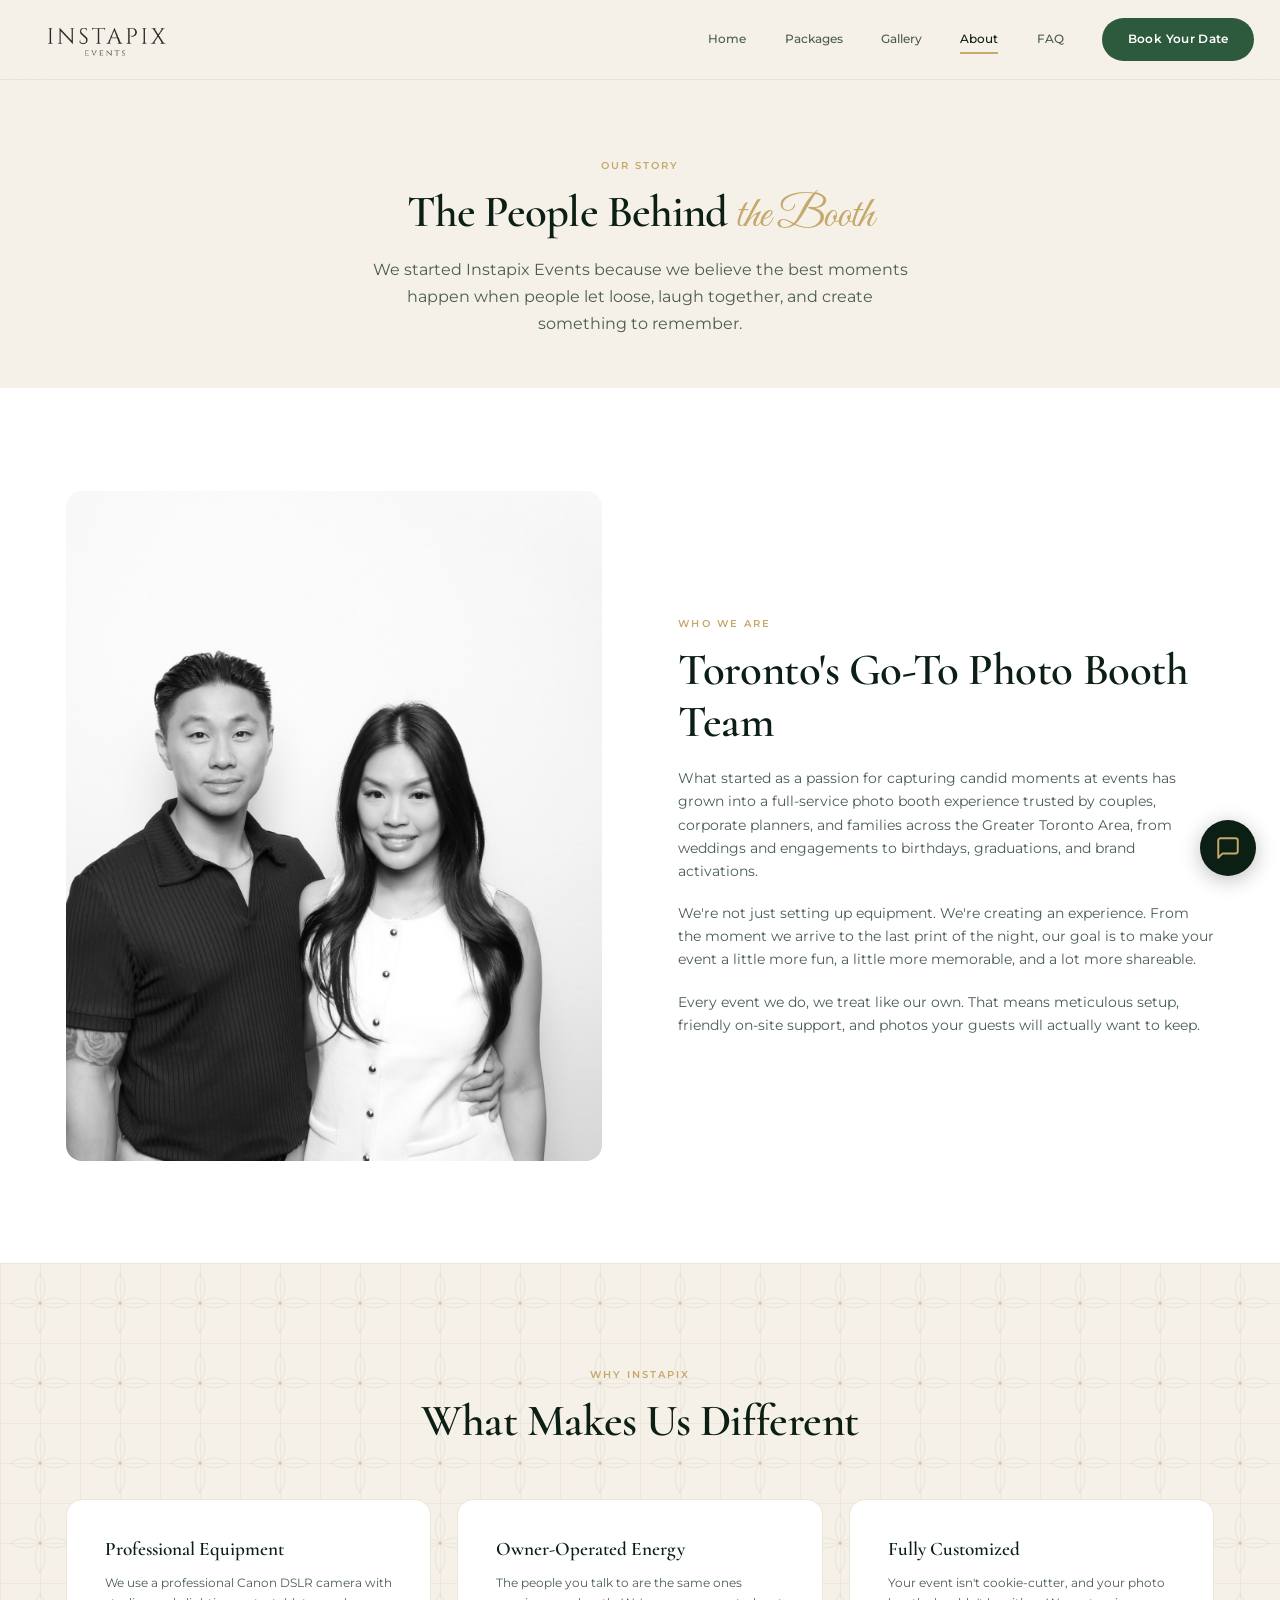
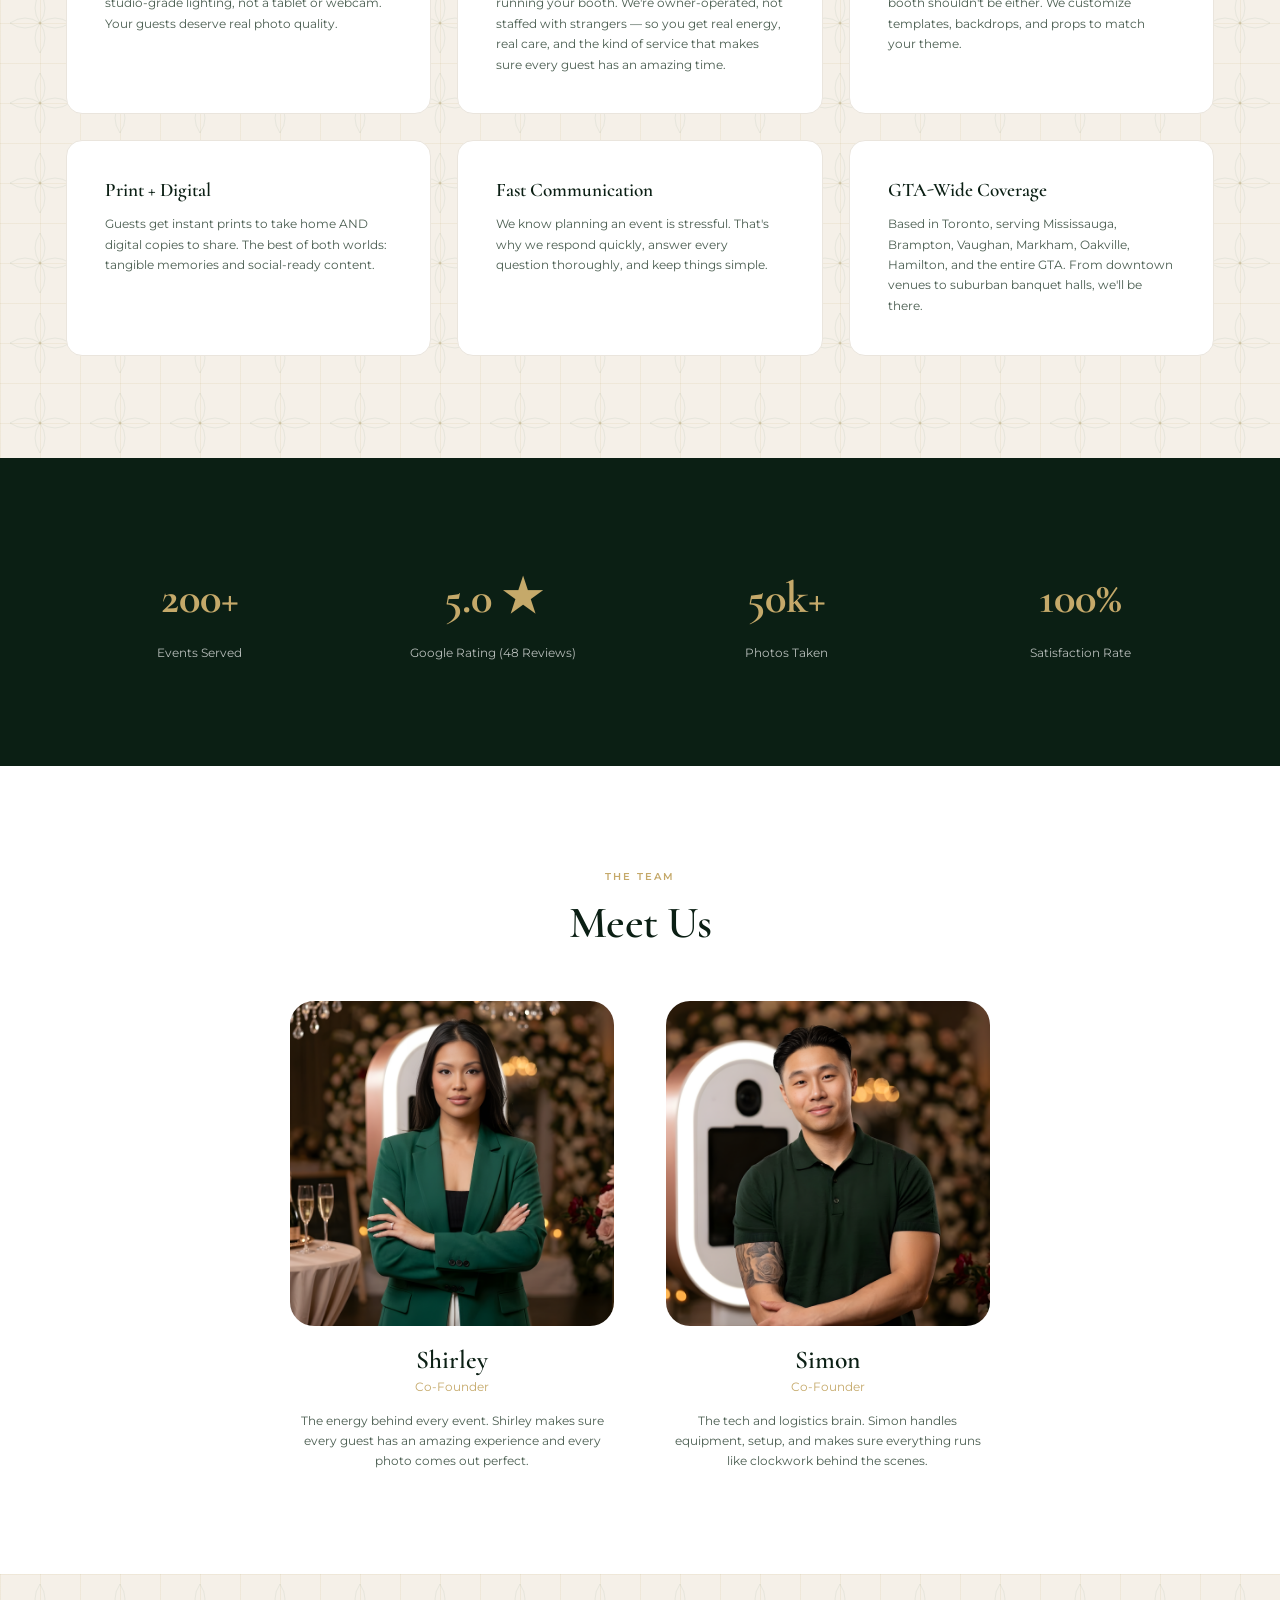
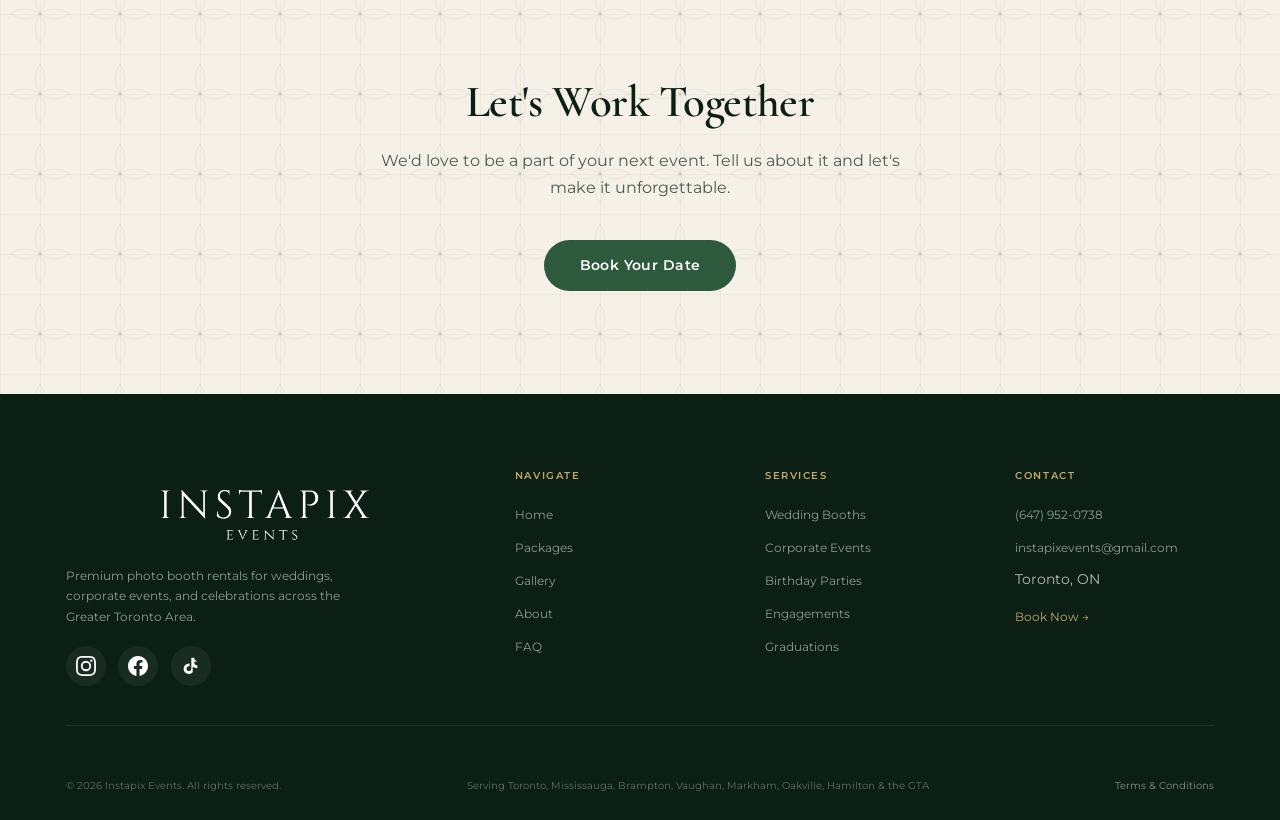
<file: about.html>
<!DOCTYPE html>
<html lang="en-CA">
<head>
  <meta charset="UTF-8">
  <meta name="viewport" content="width=device-width, initial-scale=1.0">
  <title>About Us | Instapix Events | Toronto Photo Booth Rentals</title>
  <meta name="description" content="Meet the team behind Instapix Events. We're passionate about creating unforgettable photo booth experiences for weddings and events across the GTA.">

  <!-- Open Graph -->
  <meta property="og:title" content="About Us | Instapix Events">
  <meta property="og:description" content="Meet the team behind Instapix Events. Passionate about creating unforgettable photo booth experiences across the GTA.">
  <meta property="og:type" content="website">
  <meta property="og:url" content="https://instapixevents.com/about">
  <meta property="og:image" content="https://instapixevents.com/assets/Website Preview.png">
  <meta property="og:locale" content="en_CA">
  <meta property="og:site_name" content="Instapix Events">

  <link rel="canonical" href="https://instapixevents.com/about">
  <link rel="stylesheet" href="shared/brand.css">
  <link rel="icon" type="image/png" href="assets/favicon.png">
</head>
<body>

  <!-- Navigation -->
  <nav class="nav">
    <div class="nav__inner">
      <a href="index.html" class="nav__logo">
        <img src="assets/White intapix text logo.png" alt="Instapix Events" style="width:160px;height:auto">
      </a>
      <button class="nav__toggle" aria-label="Toggle menu">
        <span></span><span></span><span></span>
      </button>
      <div class="nav__menu">
        <div class="nav__links">
          <a href="index.html" class="nav__link">Home</a>
          <a href="packages.html" class="nav__link">Packages</a>
          <a href="gallery.html" class="nav__link">Gallery</a>
          <a href="about.html" class="nav__link active">About</a>

          <a href="faq.html" class="nav__link">FAQ</a>
        </div>
        <a href="book.html" class="btn btn--primary nav__cta">Book Your Date</a>
      </div>
    </div>
  </nav>

  <!-- Hero -->
  <section style="padding-top:calc(var(--nav-height) + var(--space-4xl));padding-bottom:var(--space-3xl);background:var(--cream)">
    <div class="container text-center">
      <span class="section-label">Our Story</span>
      <h1 style="font-size:var(--text-4xl)">The People Behind <em class="accent-text">the Booth</em></h1>
      <p class="section-subtitle mx-auto" style="margin-top:var(--space-md)">We started Instapix Events because we believe the best moments happen when people let loose, laugh together, and create something to remember.</p>
    </div>
  </section>

  <!-- Story -->
  <section>
    <div class="container" style="display:grid;grid-template-columns:1fr 1fr;gap:var(--space-4xl);align-items:center">
      <div class="fade-in-left">
        <div style="aspect-ratio:4/5;border-radius:var(--border-radius-lg);overflow:hidden">
          <img src="assets/Owners.jpeg" alt="Shirley & Simon, founders of Instapix Events" loading="lazy" style="width:100%;height:100%;object-fit:cover">
        </div>
      </div>
      <div class="fade-in-right">
        <span class="section-label">Who We Are</span>
        <h2 style="margin-bottom:var(--space-lg)">Toronto's Go-To Photo Booth Team</h2>
        <p style="margin-bottom:var(--space-lg)">What started as a passion for capturing candid moments at events has grown into a full-service photo booth experience trusted by couples, corporate planners, and families across the Greater Toronto Area, from weddings and engagements to birthdays, graduations, and brand activations.</p>
        <p style="margin-bottom:var(--space-lg)">We're not just setting up equipment. We're creating an experience. From the moment we arrive to the last print of the night, our goal is to make your event a little more fun, a little more memorable, and a lot more shareable.</p>
        <p>Every event we do, we treat like our own. That means meticulous setup, friendly on-site support, and photos your guests will actually want to keep.</p>
      </div>
    </div>
  </section>

  <!-- Why Choose Us -->
  <section class="section--cream">
    <div class="container">
      <div class="text-center" style="margin-bottom:var(--space-3xl)">
        <span class="section-label">Why Instapix</span>
        <h2 class="section-title">What Makes Us Different</h2>
      </div>

      <div class="grid grid--3 stagger">
        <div class="card">
          <h5 style="margin-bottom:var(--space-md)">Professional Equipment</h5>
          <p style="font-size:var(--text-sm)">We use a professional Canon DSLR camera with studio-grade lighting, not a tablet or webcam. Your guests deserve real photo quality.</p>
        </div>

        <div class="card">
          <h5 style="margin-bottom:var(--space-md)">Owner-Operated Energy</h5>
          <p style="font-size:var(--text-sm)">The people you talk to are the same ones running your booth. We're owner-operated, not staffed with strangers — so you get real energy, real care, and the kind of service that makes sure every guest has an amazing time.</p>
        </div>

        <div class="card">
          <h5 style="margin-bottom:var(--space-md)">Fully Customized</h5>
          <p style="font-size:var(--text-sm)">Your event isn't cookie-cutter, and your photo booth shouldn't be either. We customize templates, backdrops, and props to match your theme.</p>
        </div>

        <div class="card">
          <h5 style="margin-bottom:var(--space-md)">Print + Digital</h5>
          <p style="font-size:var(--text-sm)">Guests get instant prints to take home AND digital copies to share. The best of both worlds: tangible memories and social-ready content.</p>
        </div>

        <div class="card">
          <h5 style="margin-bottom:var(--space-md)">Fast Communication</h5>
          <p style="font-size:var(--text-sm)">We know planning an event is stressful. That's why we respond quickly, answer every question thoroughly, and keep things simple.</p>
        </div>

        <div class="card">
          <h5 style="margin-bottom:var(--space-md)">GTA-Wide Coverage</h5>
          <p style="font-size:var(--text-sm)">Based in Toronto, serving Mississauga, Brampton, Vaughan, Markham, Oakville, Hamilton, and the entire GTA. From downtown venues to suburban banquet halls, we'll be there.</p>
        </div>
      </div>
    </div>
  </section>

  <!-- The Numbers -->
  <section class="section--forest">
    <div class="container">
      <div style="display:grid;grid-template-columns:repeat(4,1fr);gap:var(--space-xl);text-align:center" class="stagger stats-grid">
        <div>
          <div style="font-family:var(--font-heading);font-size:var(--text-4xl);font-weight:700;color:var(--gold)">200+</div>
          <p style="font-size:var(--text-sm);margin-top:var(--space-sm)">Events Served</p>
        </div>
        <div>
          <div style="font-family:var(--font-heading);font-size:var(--text-4xl);font-weight:700;color:var(--gold)">5.0 &#9733;</div>
          <p style="font-size:var(--text-sm);margin-top:var(--space-sm)">Google Rating (48 Reviews)</p>
        </div>
        <div>
          <div style="font-family:var(--font-heading);font-size:var(--text-4xl);font-weight:700;color:var(--gold)">50k+</div>
          <p style="font-size:var(--text-sm);margin-top:var(--space-sm)">Photos Taken</p>
        </div>
        <div>
          <div style="font-family:var(--font-heading);font-size:var(--text-4xl);font-weight:700;color:var(--gold)">100%</div>
          <p style="font-size:var(--text-sm);margin-top:var(--space-sm)">Satisfaction Rate</p>
        </div>
      </div>
    </div>
  </section>

  <!-- Meet the Team -->
  <section>
    <div class="container text-center">
      <span class="section-label">The Team</span>
      <h2 class="section-title" style="margin-bottom:var(--space-3xl)">Meet Us</h2>

      <div style="display:grid;grid-template-columns:repeat(2,1fr);gap:var(--space-3xl);max-width:700px;margin:0 auto">
        <div class="fade-in">
          <div style="aspect-ratio:1;border-radius:var(--border-radius-xl);margin-bottom:var(--space-lg);overflow:hidden">
            <img src="assets/Shirley profile.png" alt="Shirley, Co-Founder of Instapix Events" loading="lazy" style="width:100%;height:100%;object-fit:cover">
          </div>
          <h4>Shirley</h4>
          <p style="color:var(--gold);font-size:var(--text-sm);margin-top:var(--space-xs)">Co-Founder</p>
          <p style="font-size:var(--text-sm);margin-top:var(--space-md);margin-left:auto;margin-right:auto">The energy behind every event. Shirley makes sure every guest has an amazing experience and every photo comes out perfect.</p>
        </div>

        <div class="fade-in">
          <div style="aspect-ratio:1;border-radius:var(--border-radius-xl);margin-bottom:var(--space-lg);overflow:hidden">
            <img src="assets/Simon Profile.png" alt="Simon, Co-Founder of Instapix Events" loading="lazy" style="width:100%;height:100%;object-fit:cover">
          </div>
          <h4>Simon</h4>
          <p style="color:var(--gold);font-size:var(--text-sm);margin-top:var(--space-xs)">Co-Founder</p>
          <p style="font-size:var(--text-sm);margin-top:var(--space-md);margin-left:auto;margin-right:auto">The tech and logistics brain. Simon handles equipment, setup, and makes sure everything runs like clockwork behind the scenes.</p>
        </div>
      </div>
    </div>
  </section>

  <!-- CTA -->
  <section class="section--cream">
    <div class="container text-center">
      <h2 class="section-title">Let's Work Together</h2>
      <p class="section-subtitle mx-auto" style="margin-bottom:var(--space-2xl)">We'd love to be a part of your next event. Tell us about it and let's make it unforgettable.</p>
      <a href="book.html" class="btn btn--primary btn--lg">Book Your Date</a>
    </div>
  </section>

  <!-- Footer -->
  <footer class="footer">
    <div class="container">
      <div class="footer__grid">
        <div>
          <div class="footer__brand-name"><img src="assets/INSTAPIX (Website).png" alt="Instapix Events" style="width:220px;height:auto;margin:0 auto 8px"></div>
          <p class="footer__description">Premium photo booth rentals for weddings, corporate events, and celebrations across the Greater Toronto Area.</p>
          <div class="footer__social">
            <a href="https://instagram.com/instapixevents" target="_blank" rel="noopener" aria-label="Instagram"><svg width="20" height="20" viewBox="0 0 24 24" fill="currentColor"><path d="M12 2.163c3.204 0 3.584.012 4.85.07 3.252.148 4.771 1.691 4.919 4.919.058 1.265.069 1.645.069 4.849 0 3.205-.012 3.584-.069 4.849-.149 3.225-1.664 4.771-4.919 4.919-1.266.058-1.644.07-4.85.07-3.204 0-3.584-.012-4.849-.07-3.26-.149-4.771-1.699-4.919-4.92-.058-1.265-.07-1.644-.07-4.849 0-3.204.013-3.583.07-4.849.149-3.227 1.664-4.771 4.919-4.919 1.266-.057 1.645-.069 4.849-.069zM12 0C8.741 0 8.333.014 7.053.072 2.695.272.273 2.69.073 7.052.014 8.333 0 8.741 0 12c0 3.259.014 3.668.072 4.948.2 4.358 2.618 6.78 6.98 6.98C8.333 23.986 8.741 24 12 24c3.259 0 3.668-.014 4.948-.072 4.354-.2 6.782-2.618 6.979-6.98.059-1.28.073-1.689.073-4.948 0-3.259-.014-3.667-.072-4.947-.196-4.354-2.617-6.78-6.979-6.98C15.668.014 15.259 0 12 0zm0 5.838a6.162 6.162 0 100 12.324 6.162 6.162 0 000-12.324zM12 16a4 4 0 110-8 4 4 0 010 8zm6.406-11.845a1.44 1.44 0 100 2.881 1.44 1.44 0 000-2.881z"/></svg></a>
            <a href="https://www.facebook.com/profile.php?id=61550845477541" target="_blank" rel="noopener" aria-label="Facebook"><svg width="20" height="20" viewBox="0 0 24 24" fill="currentColor"><path d="M24 12.073c0-6.627-5.373-12-12-12s-12 5.373-12 12c0 5.99 4.388 10.954 10.125 11.854v-8.385H7.078v-3.47h3.047V9.43c0-3.007 1.792-4.669 4.533-4.669 1.312 0 2.686.235 2.686.235v2.953H15.83c-1.491 0-1.956.925-1.956 1.874v2.25h3.328l-.532 3.47h-2.796v8.385C19.612 23.027 24 18.062 24 12.073z"/></svg></a>
            <a href="https://tiktok.com/@instapixevents" target="_blank" rel="noopener" aria-label="TikTok"><svg width="20" height="20" viewBox="0 0 24 24" fill="currentColor"><path d="M19.59 6.69a4.83 4.83 0 01-3.77-4.25V2h-3.45v13.67a2.89 2.89 0 01-2.88 2.5 2.89 2.89 0 01-2.89-2.89 2.89 2.89 0 012.89-2.89c.28 0 .54.04.79.1v-3.5a6.37 6.37 0 00-.79-.05A6.34 6.34 0 003.15 15.2a6.34 6.34 0 0010.86 4.43v-7.15a8.16 8.16 0 005.58 2.18v-3.45a4.85 4.85 0 01-1.18-.14 4.83 4.83 0 01-2.27-1.33V6.69h3.45z"/></svg></a>
          </div>
        </div>
        <div>
          <h4 class="footer__heading">Navigate</h4>
          <ul class="footer__links">
            <li><a href="index.html">Home</a></li>
            <li><a href="packages.html">Packages</a></li>
            <li><a href="gallery.html">Gallery</a></li>
            <li><a href="about.html">About</a></li>

            <li><a href="faq.html">FAQ</a></li>
          </ul>
        </div>
        <div>
          <h4 class="footer__heading">Services</h4>
          <ul class="footer__links">
            <li><a href="packages.html">Wedding Booths</a></li>
            <li><a href="packages.html">Corporate Events</a></li>
            <li><a href="packages.html">Birthday Parties</a></li>
            <li><a href="packages.html">Engagements</a></li>
            <li><a href="packages.html">Graduations</a></li>
          </ul>
        </div>
        <div>
          <h4 class="footer__heading">Contact</h4>
          <ul class="footer__links">
            <li><a href="tel:+16479520738">(647) 952-0738</a></li>
            <li><a href="mailto:instapixevents@gmail.com">instapixevents@gmail.com</a></li>
            <li>Toronto, ON</li>
            <li style="margin-top:var(--space-md)"><a href="book.html" style="color:var(--gold)">Book Now &#8594;</a></li>
          </ul>
        </div>
      </div>
      <div class="footer__bottom">
        <span>&copy; 2026 Instapix Events. All rights reserved.</span>
        <span>Serving Toronto, Mississauga, Brampton, Vaughan, Markham, Oakville, Hamilton & the GTA</span>
        <a href="terms.html" style="color:rgba(255,255,255,0.5);font-size:var(--text-xs)">Terms & Conditions</a>
      </div>
    </div>
  </footer>

  <script src="shared/helpers.js"></script>
  <script src="shared/chatbot.js"></script>
</body>
</html>
</file>
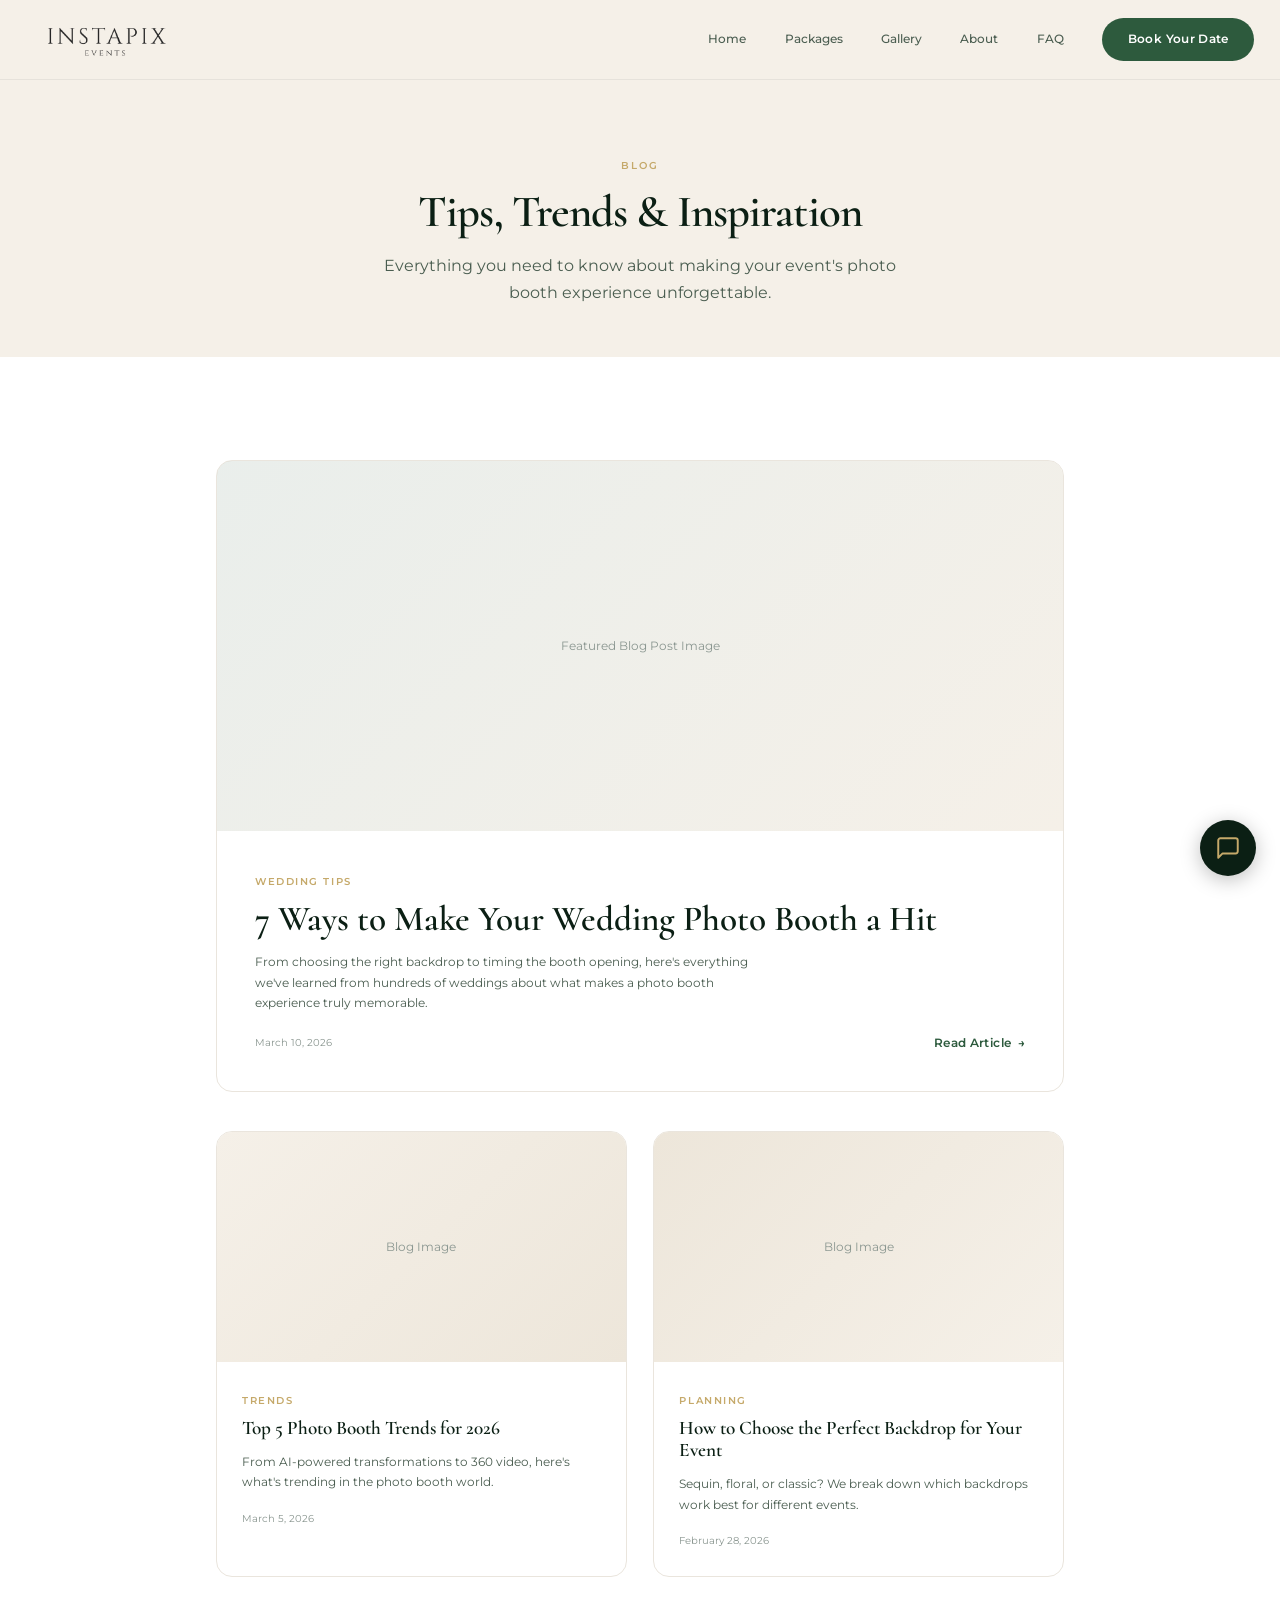
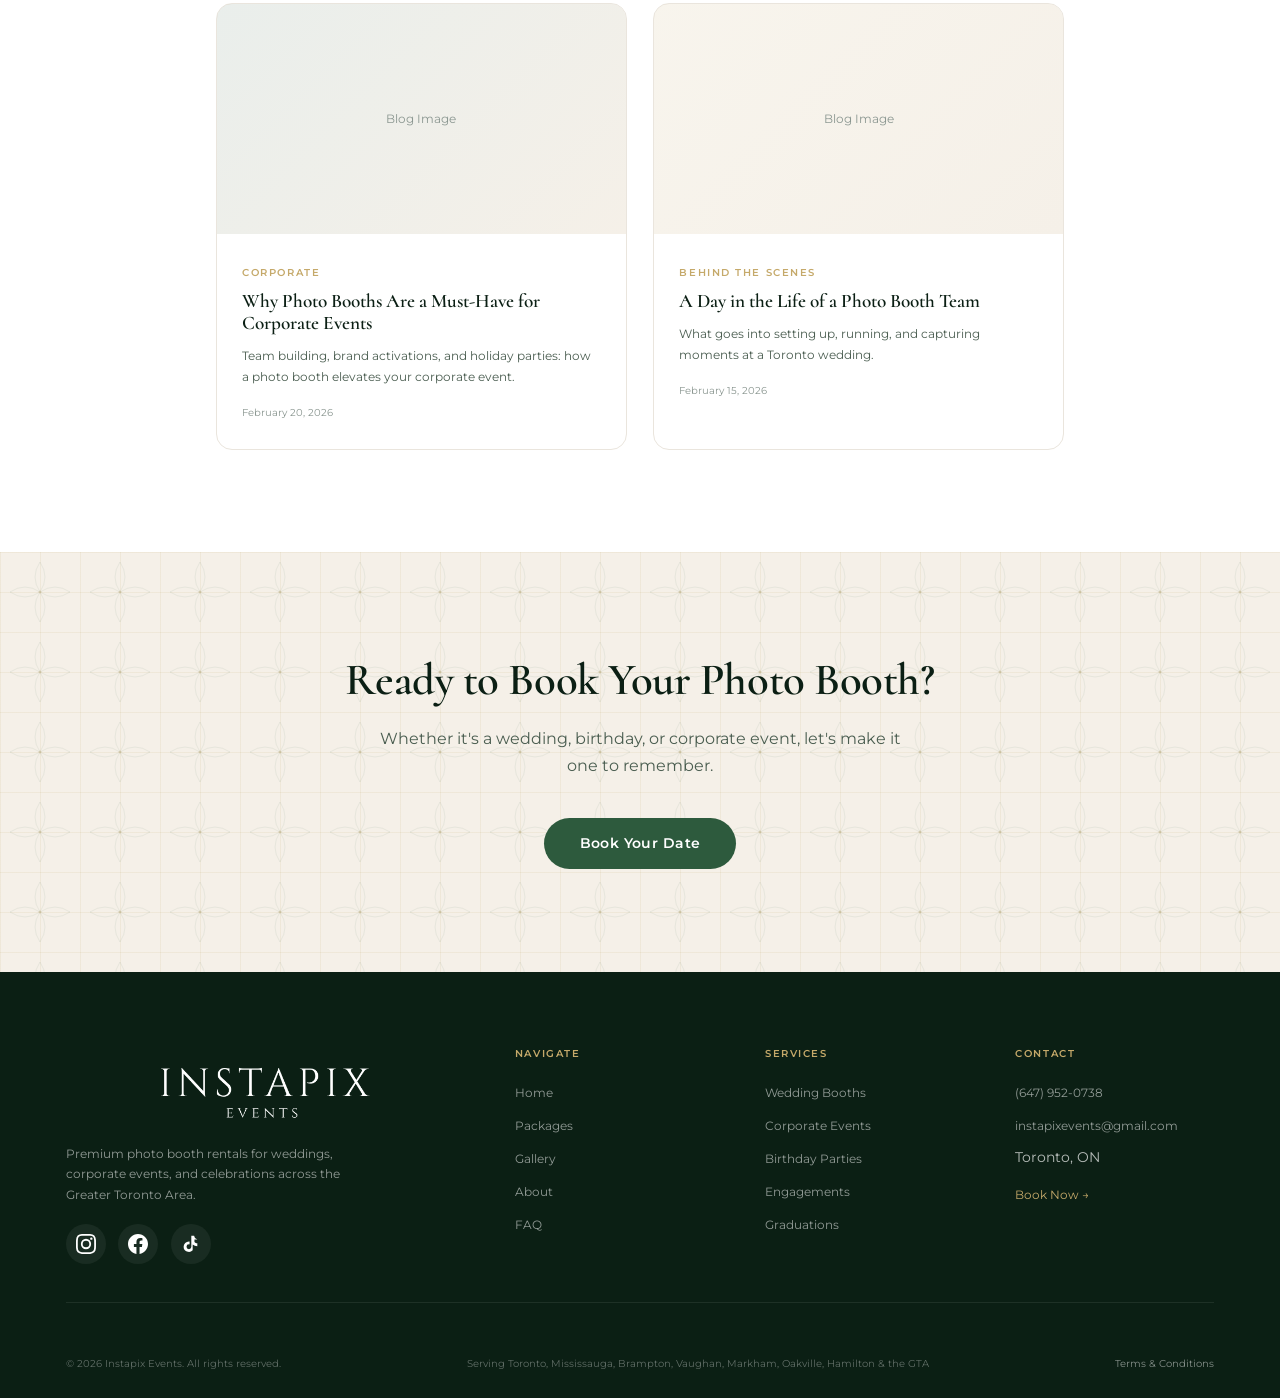
<file: blog.html>
<!DOCTYPE html>
<html lang="en-CA">
<head>
  <meta charset="UTF-8">
  <meta name="viewport" content="width=device-width, initial-scale=1.0">
  <title>Blog | Instapix Events | Photo Booth Tips & Event Inspiration</title>
  <meta name="description" content="Photo booth tips, wedding planning ideas, and event inspiration from the Instapix Events team in Toronto.">

  <!-- Open Graph -->
  <meta property="og:title" content="Blog | Instapix Events">
  <meta property="og:description" content="Photo booth tips, wedding planning ideas, and event inspiration from the Instapix Events team in Toronto.">
  <meta property="og:type" content="website">
  <meta property="og:url" content="https://instapixevents.com/blog">
  <meta property="og:image" content="https://instapixevents.com/assets/Website Preview.png">
  <meta property="og:locale" content="en_CA">
  <meta property="og:site_name" content="Instapix Events">

  <link rel="canonical" href="https://instapixevents.com/blog">
  <link rel="stylesheet" href="shared/brand.css">
  <link rel="icon" type="image/png" href="assets/favicon.png">
</head>
<body>

  <!-- Navigation -->
  <nav class="nav">
    <div class="nav__inner">
      <a href="index.html" class="nav__logo">
        <img src="assets/White intapix text logo.png" alt="Instapix Events" style="width:160px;height:auto">
      </a>
      <button class="nav__toggle" aria-label="Toggle menu">
        <span></span><span></span><span></span>
      </button>
      <div class="nav__menu">
        <div class="nav__links">
          <a href="index.html" class="nav__link">Home</a>
          <a href="packages.html" class="nav__link">Packages</a>
          <a href="gallery.html" class="nav__link">Gallery</a>
          <a href="about.html" class="nav__link">About</a>

          <a href="faq.html" class="nav__link">FAQ</a>
        </div>
        <a href="book.html" class="btn btn--primary nav__cta">Book Your Date</a>
      </div>
    </div>
  </nav>

  <!-- Page Header -->
  <section style="padding-top:calc(var(--nav-height) + var(--space-4xl));padding-bottom:var(--space-3xl);background:var(--cream)">
    <div class="container text-center">
      <span class="section-label">Blog</span>
      <h1 style="font-size:var(--text-4xl)">Tips, Trends & Inspiration</h1>
      <p class="section-subtitle mx-auto" style="margin-top:var(--space-md)">Everything you need to know about making your event's photo booth experience unforgettable.</p>
    </div>
  </section>

  <!-- Blog Posts -->
  <section>
    <div class="container" style="max-width:900px">

      <!-- Featured Post -->
      <article class="card fade-in" style="margin-bottom:var(--space-2xl);padding:0;overflow:hidden">
        <div style="aspect-ratio:16/7;background:linear-gradient(135deg,var(--emerald-light),var(--cream));display:flex;align-items:center;justify-content:center;color:var(--text-muted);font-size:var(--text-sm)">
          <!-- Replace with featured post image -->
          Featured Blog Post Image
        </div>
        <div style="padding:var(--space-2xl)">
          <span style="font-size:var(--text-xs);color:var(--gold);font-weight:600;text-transform:uppercase;letter-spacing:0.15em">Wedding Tips</span>
          <h3 style="margin-top:var(--space-sm);margin-bottom:var(--space-md)">
            <a href="#" style="transition:color var(--duration-fast)">7 Ways to Make Your Wedding Photo Booth a Hit</a>
          </h3>
          <p style="font-size:var(--text-sm);margin-bottom:var(--space-lg)">From choosing the right backdrop to timing the booth opening, here's everything we've learned from hundreds of weddings about what makes a photo booth experience truly memorable.</p>
          <div style="display:flex;justify-content:space-between;align-items:center">
            <span style="font-size:var(--text-xs);color:var(--text-muted)">March 10, 2026</span>
            <a href="#" class="btn btn--ghost">Read Article </a>
          </div>
        </div>
      </article>

      <!-- Post Grid -->
      <div class="grid grid--2 stagger">
        <article class="card" style="padding:0;overflow:hidden">
          <div style="aspect-ratio:16/9;background:linear-gradient(135deg,var(--cream),var(--cream-dark));display:flex;align-items:center;justify-content:center;color:var(--text-muted);font-size:var(--text-sm)">Blog Image</div>
          <div style="padding:var(--space-xl)">
            <span style="font-size:var(--text-xs);color:var(--gold);font-weight:600;text-transform:uppercase;letter-spacing:0.15em">Trends</span>
            <h5 style="margin-top:var(--space-sm);margin-bottom:var(--space-md)">
              <a href="#">Top 5 Photo Booth Trends for 2026</a>
            </h5>
            <p style="font-size:var(--text-sm);margin-bottom:var(--space-md)">From AI-powered transformations to 360 video, here's what's trending in the photo booth world.</p>
            <span style="font-size:var(--text-xs);color:var(--text-muted)">March 5, 2026</span>
          </div>
        </article>

        <article class="card" style="padding:0;overflow:hidden">
          <div style="aspect-ratio:16/9;background:linear-gradient(135deg,var(--cream-dark),var(--cream));display:flex;align-items:center;justify-content:center;color:var(--text-muted);font-size:var(--text-sm)">Blog Image</div>
          <div style="padding:var(--space-xl)">
            <span style="font-size:var(--text-xs);color:var(--gold);font-weight:600;text-transform:uppercase;letter-spacing:0.15em">Planning</span>
            <h5 style="margin-top:var(--space-sm);margin-bottom:var(--space-md)">
              <a href="#">How to Choose the Perfect Backdrop for Your Event</a>
            </h5>
            <p style="font-size:var(--text-sm);margin-bottom:var(--space-md)">Sequin, floral, or classic? We break down which backdrops work best for different events.</p>
            <span style="font-size:var(--text-xs);color:var(--text-muted)">February 28, 2026</span>
          </div>
        </article>

        <article class="card" style="padding:0;overflow:hidden">
          <div style="aspect-ratio:16/9;background:linear-gradient(135deg,var(--emerald-light),var(--cream));display:flex;align-items:center;justify-content:center;color:var(--text-muted);font-size:var(--text-sm)">Blog Image</div>
          <div style="padding:var(--space-xl)">
            <span style="font-size:var(--text-xs);color:var(--gold);font-weight:600;text-transform:uppercase;letter-spacing:0.15em">Corporate</span>
            <h5 style="margin-top:var(--space-sm);margin-bottom:var(--space-md)">
              <a href="#">Why Photo Booths Are a Must-Have for Corporate Events</a>
            </h5>
            <p style="font-size:var(--text-sm);margin-bottom:var(--space-md)">Team building, brand activations, and holiday parties: how a photo booth elevates your corporate event.</p>
            <span style="font-size:var(--text-xs);color:var(--text-muted)">February 20, 2026</span>
          </div>
        </article>

        <article class="card" style="padding:0;overflow:hidden">
          <div style="aspect-ratio:16/9;background:linear-gradient(135deg,var(--gold-light),var(--cream));display:flex;align-items:center;justify-content:center;color:var(--text-muted);font-size:var(--text-sm)">Blog Image</div>
          <div style="padding:var(--space-xl)">
            <span style="font-size:var(--text-xs);color:var(--gold);font-weight:600;text-transform:uppercase;letter-spacing:0.15em">Behind the Scenes</span>
            <h5 style="margin-top:var(--space-sm);margin-bottom:var(--space-md)">
              <a href="#">A Day in the Life of a Photo Booth Team</a>
            </h5>
            <p style="font-size:var(--text-sm);margin-bottom:var(--space-md)">What goes into setting up, running, and capturing moments at a Toronto wedding.</p>
            <span style="font-size:var(--text-xs);color:var(--text-muted)">February 15, 2026</span>
          </div>
        </article>
      </div>

    </div>
  </section>

  <!-- CTA -->
  <section class="section--cream">
    <div class="container text-center">
      <h2 class="section-title">Ready to Book Your Photo Booth?</h2>
      <p class="section-subtitle mx-auto" style="margin-bottom:var(--space-2xl)">Whether it's a wedding, birthday, or corporate event, let's make it one to remember.</p>
      <a href="book.html" class="btn btn--primary btn--lg">Book Your Date</a>
    </div>
  </section>

  <!-- Footer -->
  <footer class="footer">
    <div class="container">
      <div class="footer__grid">
        <div>
          <div class="footer__brand-name"><img src="assets/INSTAPIX (Website).png" alt="Instapix Events" style="width:220px;height:auto;margin:0 auto 8px"></div>
          <p class="footer__description">Premium photo booth rentals for weddings, corporate events, and celebrations across the Greater Toronto Area.</p>
          <div class="footer__social">
            <a href="https://instagram.com/instapixevents" target="_blank" rel="noopener" aria-label="Instagram"><svg width="20" height="20" viewBox="0 0 24 24" fill="currentColor"><path d="M12 2.163c3.204 0 3.584.012 4.85.07 3.252.148 4.771 1.691 4.919 4.919.058 1.265.069 1.645.069 4.849 0 3.205-.012 3.584-.069 4.849-.149 3.225-1.664 4.771-4.919 4.919-1.266.058-1.644.07-4.85.07-3.204 0-3.584-.012-4.849-.07-3.26-.149-4.771-1.699-4.919-4.92-.058-1.265-.07-1.644-.07-4.849 0-3.204.013-3.583.07-4.849.149-3.227 1.664-4.771 4.919-4.919 1.266-.057 1.645-.069 4.849-.069zM12 0C8.741 0 8.333.014 7.053.072 2.695.272.273 2.69.073 7.052.014 8.333 0 8.741 0 12c0 3.259.014 3.668.072 4.948.2 4.358 2.618 6.78 6.98 6.98C8.333 23.986 8.741 24 12 24c3.259 0 3.668-.014 4.948-.072 4.354-.2 6.782-2.618 6.979-6.98.059-1.28.073-1.689.073-4.948 0-3.259-.014-3.667-.072-4.947-.196-4.354-2.617-6.78-6.979-6.98C15.668.014 15.259 0 12 0zm0 5.838a6.162 6.162 0 100 12.324 6.162 6.162 0 000-12.324zM12 16a4 4 0 110-8 4 4 0 010 8zm6.406-11.845a1.44 1.44 0 100 2.881 1.44 1.44 0 000-2.881z"/></svg></a>
            <a href="https://www.facebook.com/profile.php?id=61550845477541" target="_blank" rel="noopener" aria-label="Facebook"><svg width="20" height="20" viewBox="0 0 24 24" fill="currentColor"><path d="M24 12.073c0-6.627-5.373-12-12-12s-12 5.373-12 12c0 5.99 4.388 10.954 10.125 11.854v-8.385H7.078v-3.47h3.047V9.43c0-3.007 1.792-4.669 4.533-4.669 1.312 0 2.686.235 2.686.235v2.953H15.83c-1.491 0-1.956.925-1.956 1.874v2.25h3.328l-.532 3.47h-2.796v8.385C19.612 23.027 24 18.062 24 12.073z"/></svg></a>
            <a href="https://tiktok.com/@instapixevents" target="_blank" rel="noopener" aria-label="TikTok"><svg width="20" height="20" viewBox="0 0 24 24" fill="currentColor"><path d="M19.59 6.69a4.83 4.83 0 01-3.77-4.25V2h-3.45v13.67a2.89 2.89 0 01-2.88 2.5 2.89 2.89 0 01-2.89-2.89 2.89 2.89 0 012.89-2.89c.28 0 .54.04.79.1v-3.5a6.37 6.37 0 00-.79-.05A6.34 6.34 0 003.15 15.2a6.34 6.34 0 0010.86 4.43v-7.15a8.16 8.16 0 005.58 2.18v-3.45a4.85 4.85 0 01-1.18-.14 4.83 4.83 0 01-2.27-1.33V6.69h3.45z"/></svg></a>
          </div>
        </div>
        <div>
          <h4 class="footer__heading">Navigate</h4>
          <ul class="footer__links">
            <li><a href="index.html">Home</a></li>
            <li><a href="packages.html">Packages</a></li>
            <li><a href="gallery.html">Gallery</a></li>
            <li><a href="about.html">About</a></li>

            <li><a href="faq.html">FAQ</a></li>
          </ul>
        </div>
        <div>
          <h4 class="footer__heading">Services</h4>
          <ul class="footer__links">
            <li><a href="packages.html">Wedding Booths</a></li>
            <li><a href="packages.html">Corporate Events</a></li>
            <li><a href="packages.html">Birthday Parties</a></li>
            <li><a href="packages.html">Engagements</a></li>
            <li><a href="packages.html">Graduations</a></li>
          </ul>
        </div>
        <div>
          <h4 class="footer__heading">Contact</h4>
          <ul class="footer__links">
            <li><a href="tel:+16479520738">(647) 952-0738</a></li>
            <li><a href="mailto:instapixevents@gmail.com">instapixevents@gmail.com</a></li>
            <li>Toronto, ON</li>
            <li style="margin-top:var(--space-md)"><a href="book.html" style="color:var(--gold)">Book Now &#8594;</a></li>
          </ul>
        </div>
      </div>
      <div class="footer__bottom">
        <span>&copy; 2026 Instapix Events. All rights reserved.</span>
        <span>Serving Toronto, Mississauga, Brampton, Vaughan, Markham, Oakville, Hamilton & the GTA</span>
        <a href="terms.html" style="color:rgba(255,255,255,0.5);font-size:var(--text-xs)">Terms & Conditions</a>
      </div>
    </div>
  </footer>

  <script src="shared/helpers.js"></script>
  <script src="shared/chatbot.js"></script>
</body>
</html>
</file>
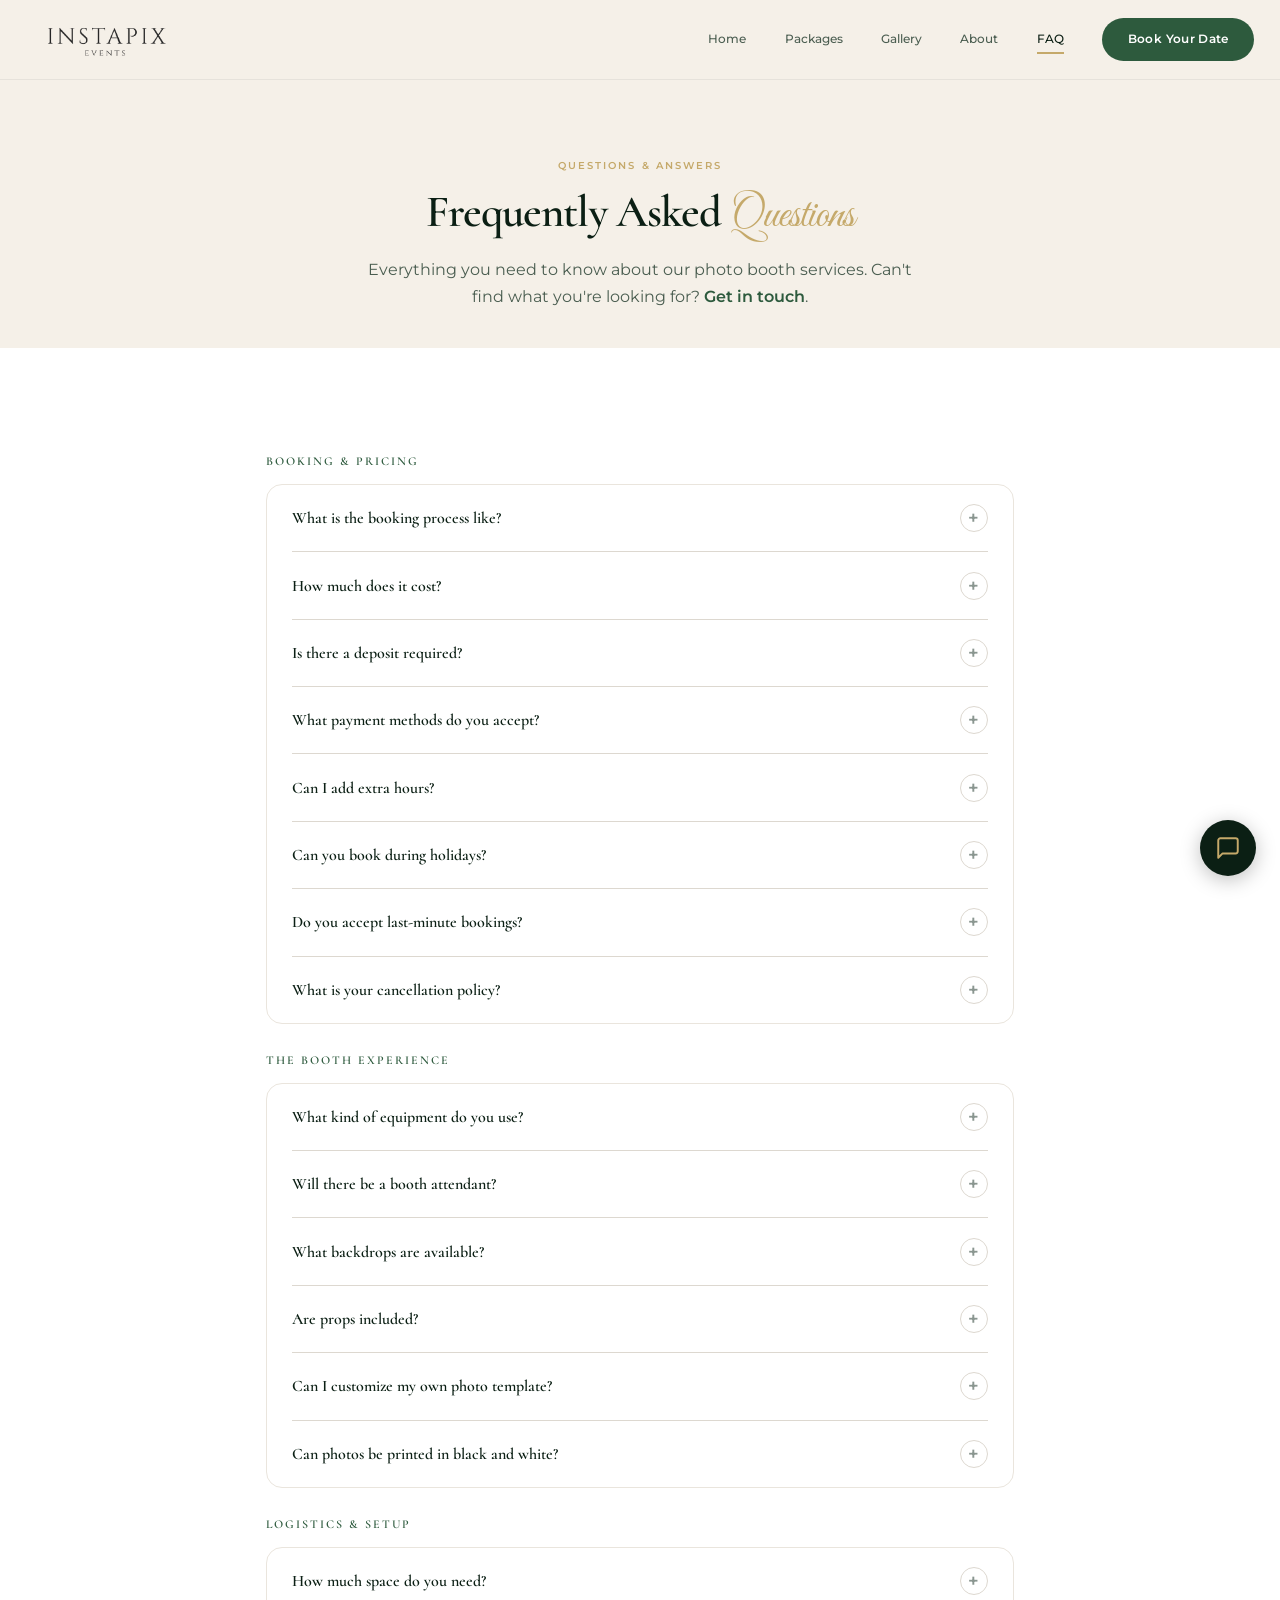
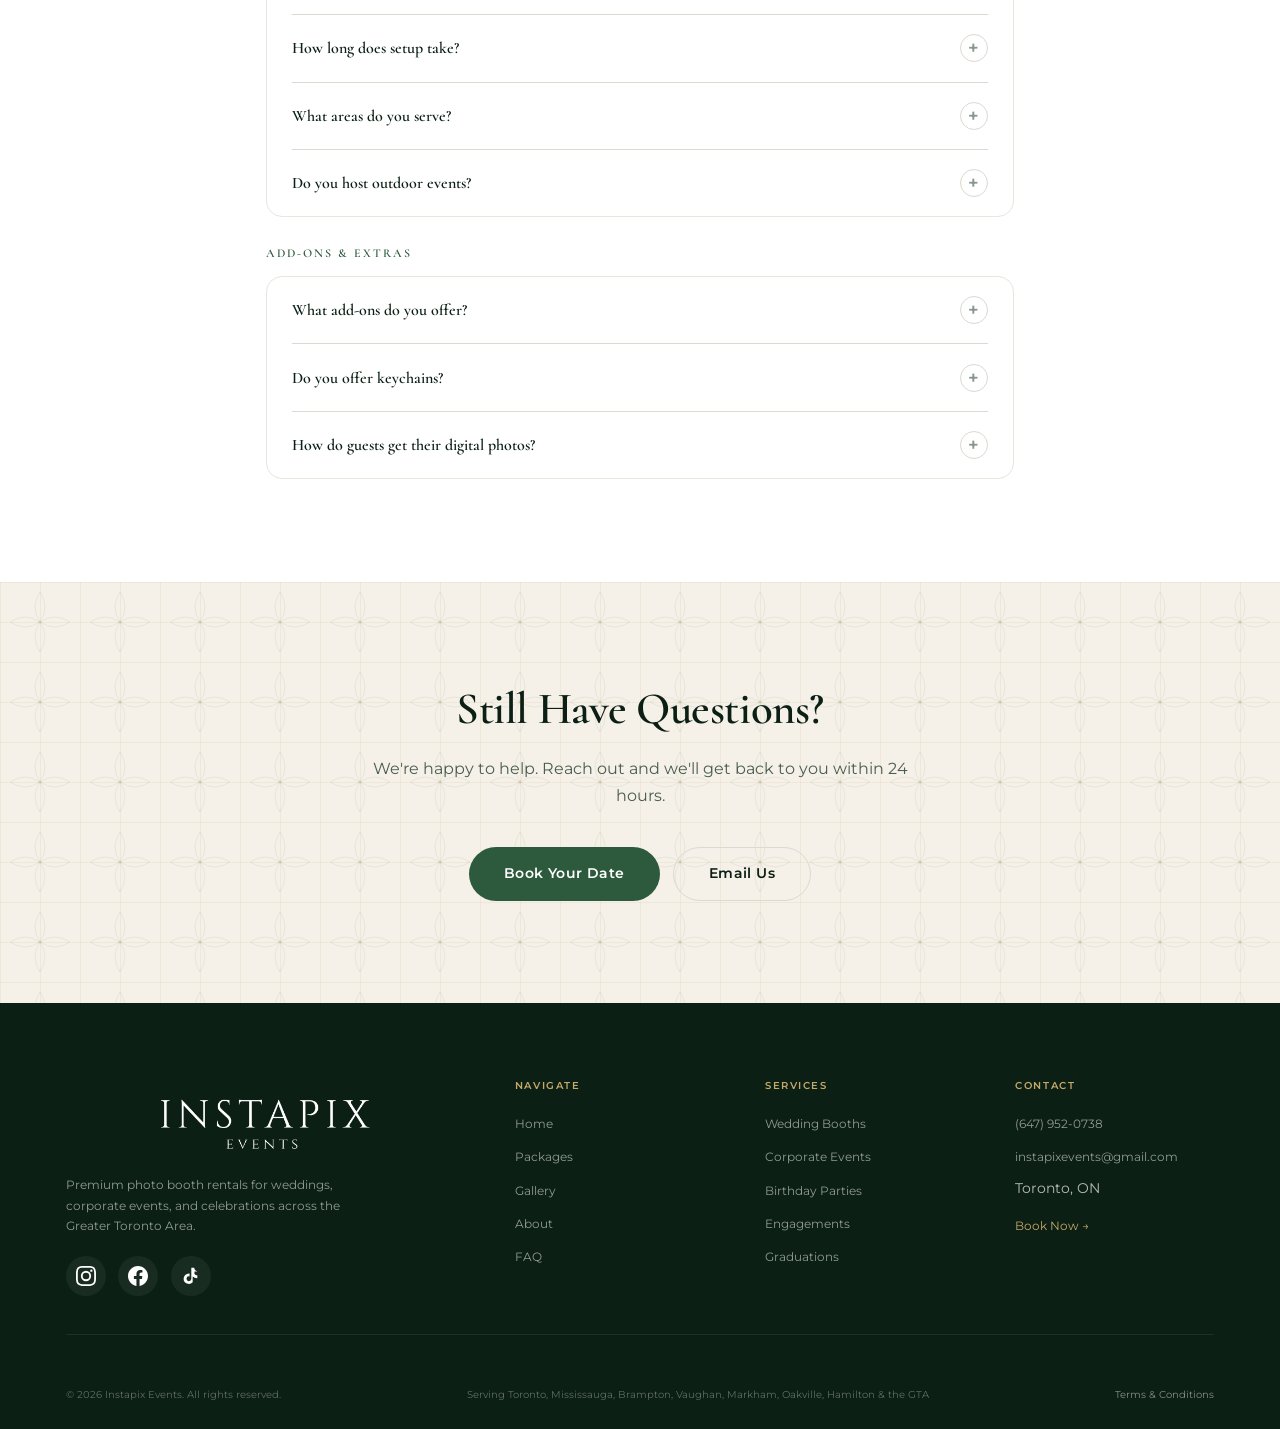
<file: faq.html>
<!DOCTYPE html>
<html lang="en-CA">
<head>
  <meta charset="UTF-8">
  <meta name="viewport" content="width=device-width, initial-scale=1.0">
  <title>FAQ | Instapix Events | Toronto Photo Booth Rentals</title>
  <meta name="description" content="Frequently asked questions about Instapix Events photo booth rentals. Pricing, setup, what's included, and more.">

  <!-- Open Graph -->
  <meta property="og:title" content="FAQ | Instapix Events">
  <meta property="og:description" content="Frequently asked questions about Instapix Events photo booth rentals. Pricing, setup, what's included, and more.">
  <meta property="og:type" content="website">
  <meta property="og:url" content="https://instapixevents.com/faq">
  <meta property="og:image" content="https://instapixevents.com/assets/Website Preview.png">
  <meta property="og:locale" content="en_CA">
  <meta property="og:site_name" content="Instapix Events">

  <link rel="canonical" href="https://instapixevents.com/faq">
  <link rel="stylesheet" href="shared/brand.css">
  <link rel="icon" type="image/png" href="assets/favicon.png">
  <style>
    .faq-item { border-bottom: 1px solid var(--border); }
    .faq-item:last-child { border-bottom: none; }
    .faq-q {
      display: flex; align-items: center; justify-content: space-between; gap: var(--space-md);
      padding: var(--space-lg) 0; cursor: pointer; width: 100%; background: none; border: none;
      font-family: var(--font-heading); font-size: var(--text-lg); font-weight: 600;
      color: var(--text-primary); text-align: left; transition: color 0.2s;
    }
    .faq-q:hover { color: var(--emerald); }
    .faq-q-icon {
      flex-shrink: 0; width: 28px; height: 28px; border-radius: 50%;
      border: 1.5px solid var(--border); display: flex; align-items: center;
      justify-content: center; font-size: 18px; color: var(--text-muted);
      transition: all 0.3s; font-family: var(--font-body);
    }
    .faq-item.open .faq-q-icon { transform: rotate(45deg); color: var(--emerald); border-color: var(--emerald); }
    .faq-a {
      max-height: 0; overflow: hidden; transition: max-height 0.35s ease, padding 0.35s ease;
      font-size: var(--text-base); color: var(--text-secondary); line-height: 1.7;
    }
    .faq-item.open .faq-a { max-height: 1000px; padding-bottom: var(--space-lg); }
    .faq-category {
      font-family: var(--font-heading); font-size: var(--text-sm); font-weight: 600;
      letter-spacing: 2px; text-transform: uppercase; color: var(--emerald);
      margin-bottom: var(--space-md); padding-top: var(--space-xl);
    }
    .faq-category:first-child { padding-top: 0; }
  </style>
</head>
<body>

  <!-- Navigation -->
  <nav class="nav">
    <div class="nav__inner">
      <a href="index.html" class="nav__logo">
        <img src="assets/White intapix text logo.png" alt="Instapix Events" style="width:160px;height:auto">
      </a>
      <button class="nav__toggle" aria-label="Toggle menu">
        <span></span><span></span><span></span>
      </button>
      <div class="nav__menu">
        <div class="nav__links">
          <a href="index.html" class="nav__link">Home</a>
          <a href="packages.html" class="nav__link">Packages</a>
          <a href="gallery.html" class="nav__link">Gallery</a>
          <a href="about.html" class="nav__link">About</a>

          <a href="faq.html" class="nav__link active">FAQ</a>
        </div>
        <a href="book.html" class="btn btn--primary nav__cta">Book Your Date</a>
      </div>
    </div>
  </nav>

  <!-- Page Header -->
  <section style="padding-top:calc(var(--nav-height) + var(--space-4xl));padding-bottom:var(--space-2xl);background:var(--cream)">
    <div class="container text-center">
      <span class="section-label">Questions & Answers</span>
      <h1 style="font-size:var(--text-4xl)">Frequently Asked <em class="accent-text">Questions</em></h1>
      <p class="section-subtitle mx-auto" style="margin-top:var(--space-md)">Everything you need to know about our photo booth services. Can't find what you're looking for? <a href="book.html" style="color:var(--emerald);font-weight:600">Get in touch</a>.</p>
    </div>
  </section>

  <!-- FAQ Content -->
  <section>
    <div class="container" style="max-width:800px">

      <!-- Booking & Pricing -->
      <div class="faq-category">Booking & Pricing</div>
      <div class="card" style="padding:0 var(--space-xl)">

        <div class="faq-item">
          <button class="faq-q" onclick="toggleFaq(this)">
            What is the booking process like?
            <span class="faq-q-icon">+</span>
          </button>
          <div class="faq-a">Simply complete the inquiry form on our <a href="book.html" style="color:var(--emerald);font-weight:600">Book Your Date</a> page and submit it. Once we receive your inquiry, we'll send you a detailed quote. A non-refundable retainer fee and signed contract are required to secure your date. Initial quotes expire in 10 days.</div>
        </div>

        <div class="faq-item">
          <button class="faq-q" onclick="toggleFaq(this)">
            How much does it cost?
            <span class="faq-q-icon">+</span>
          </button>
          <div class="faq-a">
            <ul style="margin:0;padding-left:var(--space-lg);list-style:disc;line-height:2">
              <li><strong>Digital</strong> — $375 + tax (2 hours)</li>
              <li><strong>Silver</strong> — $625 + tax (2 hours)</li>
              <li><strong>Gold</strong> — $750 + tax (3 hours)</li>
              <li><strong>Diamond</strong> — $999 + tax (4 hours)</li>
            </ul>
            <br>For events with 200+ guests, Silver, Gold, and Diamond packages are adjusted. An additional $150 surcharge applies for 400+ guest events. Visit our <a href="packages.html" style="color:var(--emerald);font-weight:600">Packages page</a> for full details.</div>
        </div>

        <div class="faq-item">
          <button class="faq-q" onclick="toggleFaq(this)">
            Is there a deposit required?
            <span class="faq-q-icon">+</span>
          </button>
          <div class="faq-a">Yes, a non-refundable 30% retainer fee is required to secure your reservation. This amount applies toward the total cost. The remaining balance is due before the event starts.</div>
        </div>

        <div class="faq-item">
          <button class="faq-q" onclick="toggleFaq(this)">
            What payment methods do you accept?
            <span class="faq-q-icon">+</span>
          </button>
          <div class="faq-a">We accept cash and e-transfers (preferred). Credit cards are also accepted with a 3% processing surcharge. We do not accept cheques.</div>
        </div>

        <div class="faq-item">
          <button class="faq-q" onclick="toggleFaq(this)">
            Can I add extra hours?
            <span class="faq-q-icon">+</span>
          </button>
          <div class="faq-a">Absolutely! Extra hours are $150/hour for Silver, Gold, and Diamond packages, or $100/hour for the Digital package. You can add extra time when booking or on the day of the event (subject to availability).</div>
        </div>

        <div class="faq-item">
          <button class="faq-q" onclick="toggleFaq(this)">
            Can you book during holidays?
            <span class="faq-q-icon">+</span>
          </button>
          <div class="faq-a">Yes! We're available on all holidays including Christmas, New Year's Eve, Canada Day, and more. An additional $150 holiday surcharge applies to all package pricing.</div>
        </div>

        <div class="faq-item">
          <button class="faq-q" onclick="toggleFaq(this)">
            Do you accept last-minute bookings?
            <span class="faq-q-icon">+</span>
          </button>
          <div class="faq-a">We generally don't accommodate bookings within the same week. We recommend at least 2 weeks advance notice. Same-week rush bookings may be possible and incur an additional $80 fee.</div>
        </div>

        <div class="faq-item">
          <button class="faq-q" onclick="toggleFaq(this)">
            What is your cancellation policy?
            <span class="faq-q-icon">+</span>
          </button>
          <div class="faq-a">
            <ul style="margin:0;padding-left:var(--space-lg);list-style:disc;line-height:2">
              <li><strong>30+ days before:</strong> Retainer is forfeited, no further payment required</li>
              <li><strong>15–29 days before:</strong> 50% of the remaining balance is due</li>
              <li><strong>0–14 days before:</strong> Full payment is required</li>
            </ul>
            <br>All cancellations must be submitted in writing.</div>
        </div>

      </div>

      <!-- The Booth Experience -->
      <div class="faq-category">The Booth Experience</div>
      <div class="card" style="padding:0 var(--space-xl)">

        <div class="faq-item">
          <button class="faq-q" onclick="toggleFaq(this)">
            What kind of equipment do you use?
            <span class="faq-q-icon">+</span>
          </button>
          <div class="faq-a">Our setup includes an 18-megapixel Canon DSLR camera, professional Godox strobe flash lighting, an iPad running professional DSLR Booth software, and a dye-sublimation professional grade photo printer for instant, high-quality prints.</div>
        </div>

        <div class="faq-item">
          <button class="faq-q" onclick="toggleFaq(this)">
            Will there be a booth attendant?
            <span class="faq-q-icon">+</span>
          </button>
          <div class="faq-a">Yes, all packages include 2 dedicated booth attendants who handle setup, run the booth during your event, assist guests, and manage teardown. You and your guests don't have to worry about a thing.</div>
        </div>

        <div class="faq-item">
          <button class="faq-q" onclick="toggleFaq(this)">
            What backdrops are available?
            <span class="faq-q-icon">+</span>
          </button>
          <div class="faq-a">We offer White, Black, Marble, Sequin Gold, Sequin Silver, Sequin Rose Gold, and Flower Wall as standard backdrops. Our premium 3D Flower Wall is available for $300. Diamond packages receive 20% off premium backdrops. You can also provide your own custom backdrop if you prefer.</div>
        </div>

        <div class="faq-item">
          <button class="faq-q" onclick="toggleFaq(this)">
            Are props included?
            <span class="faq-q-icon">+</span>
          </button>
          <div class="faq-a">Yes! Props are included with all packages. We bring a curated selection of fun, high-quality props to every event. Custom props can also be sourced starting at $50, depending on size and design. All props are disinfected with Lysol after each event and stored in sealed containers.</div>
        </div>

        <div class="faq-item">
          <button class="faq-q" onclick="toggleFaq(this)">
            Can I customize my own photo template?
            <span class="faq-q-icon">+</span>
          </button>
          <div class="faq-a">Yes! After contract signing and deposit payment, our team designs a custom template including fonts and colors to match your event. You get unlimited revisions until you're completely satisfied. You're also welcome to design your own template if you prefer.</div>
        </div>

        <div class="faq-item">
          <button class="faq-q" onclick="toggleFaq(this)">
            Can photos be printed in black and white?
            <span class="faq-q-icon">+</span>
          </button>
          <div class="faq-a">Yes, we offer black and white printing with our professional studio lighting, which produces excellent B&W results, including the very popular Kardashian Glam filter look. Just let us know your preference.</div>
        </div>

      </div>

      <!-- Logistics -->
      <div class="faq-category">Logistics & Setup</div>
      <div class="card" style="padding:0 var(--space-xl)">

        <div class="faq-item">
          <button class="faq-q" onclick="toggleFaq(this)">
            How much space do you need?
            <span class="faq-q-icon">+</span>
          </button>
          <div class="faq-a">We require an 8 x 8 foot clearance for the booth, backdrop, and prop table. Ideally placed near the venue entrance or in a corner. We also need access to a standard 3-prong power outlet within 5 metres. If your venue has a tight space, let us know and we'll work out the best layout.</div>
        </div>

        <div class="faq-item">
          <button class="faq-q" onclick="toggleFaq(this)">
            How long does setup take?
            <span class="faq-q-icon">+</span>
          </button>
          <div class="faq-a">Our attendants arrive 30-60 minutes before the rental start time for setup and equipment calibration. Teardown takes about 30 minutes after the event ends. Setup and teardown times are not counted toward your booked hours.</div>
        </div>

        <div class="faq-item">
          <button class="faq-q" onclick="toggleFaq(this)">
            What areas do you serve?
            <span class="faq-q-icon">+</span>
          </button>
          <div class="faq-a">We serve the GTA and beyond, including Toronto, North York, Scarborough, Etobicoke, Markham, Woodbridge, Richmond Hill, Vaughan, Brampton, Mississauga, Milton, Georgetown, Oakville, Hamilton, and Orangeville.<br><br>Travel surcharges may apply based on zone:<br><br>
            <ul style="margin:0;padding-left:var(--space-lg);list-style:disc;line-height:2">
              <li><strong>Zone 1</strong> — Included</li>
              <li><strong>Zone 2</strong> — $75</li>
              <li><strong>Zone 3</strong> — $100</li>
              <li><strong>Outside zones</strong> — $100–$150+</li>
            </ul>
            <br><img src="assets/zone-map.jpeg" alt="Instapix Events service area zone map" style="width:100%;max-width:500px;border-radius:var(--border-radius)"></div>
        </div>

        <div class="faq-item">
          <button class="faq-q" onclick="toggleFaq(this)">
            Do you host outdoor events?
            <span class="faq-q-icon">+</span>
          </button>
          <div class="faq-a">Yes! However, a tent or covered area is required to protect the equipment from overheating, wind, and potential damage. We'll need a flat, stable surface and access to power. If you're planning a fully outdoor setup, let us know so we can assess the space.</div>
        </div>

      </div>

      <!-- Add-ons & Extras -->
      <div class="faq-category">Add-ons & Extras</div>
      <div class="card" style="padding:0 var(--space-xl)">

        <div class="faq-item">
          <button class="faq-q" onclick="toggleFaq(this)">
            What add-ons do you offer?
            <span class="faq-q-icon">+</span>
          </button>
          <div class="faq-a">We offer a range of add-ons to enhance your experience:<br><br>
            <ul style="margin:0;padding-left:var(--space-lg);list-style:disc;line-height:2">
              <li>Personalized Album Guest Book — $170</li>
              <li>Booth Attendant add-on — $100/hr</li>
              <li>Idle Hours — $75/hr</li>
              <li>Stanchion + Red Carpet Setup — $125</li>
              <li>Custom Props — starting at $50 (depends on size + design)</li>
              <li>Kardashian Glam Booth Filter — $25</li>
            </ul>
            <br>You can select any of these when submitting your inquiry.</div>
        </div>

        <div class="faq-item">
          <button class="faq-q" onclick="toggleFaq(this)">
            Do you offer keychains?
            <span class="faq-q-icon">+</span>
          </button>
          <div class="faq-a">Yes! We offer keychain packages as an add-on:<br><br>
            <ul style="margin:0;padding-left:var(--space-lg);list-style:disc;line-height:2">
              <li><strong>Package A</strong> — 100 keychains ($399)</li>
              <li><strong>Package B</strong> — 50 keychains ($200)</li>
              <li>Extra keychains — $5 each</li>
            </ul>
            <br>These make amazing guest favors, especially for weddings.</div>
        </div>

        <div class="faq-item">
          <button class="faq-q" onclick="toggleFaq(this)">
            How do guests get their digital photos?
            <span class="faq-q-icon">+</span>
          </button>
          <div class="faq-a">All packages include a private online gallery where guests can view and download their photos. Guests can also share directly from the booth via instant sharing and QR codes during the event. GIFs are also available with Silver and higher packages.</div>
        </div>

      </div>

    </div>
  </section>

  <!-- CTA -->
  <section class="section--cream">
    <div class="container text-center">
      <h2 class="section-title">Still Have Questions?</h2>
      <p class="section-subtitle mx-auto" style="margin-bottom:var(--space-2xl)">We're happy to help. Reach out and we'll get back to you within 24 hours.</p>
      <div style="display:flex;gap:var(--space-md);justify-content:center;flex-wrap:wrap">
        <a href="book.html" class="btn btn--primary btn--lg">Book Your Date</a>
        <a href="mailto:instapixevents@gmail.com" class="btn btn--secondary btn--lg">Email Us</a>
      </div>
    </div>
  </section>

  <!-- Footer -->
  <footer class="footer">
    <div class="container">
      <div class="footer__grid">
        <div>
          <div class="footer__brand-name" style="text-align:center"><img src="assets/INSTAPIX (Website).png" alt="Instapix Events" style="width:220px;height:auto;margin:0 auto 8px"></div>
          <p class="footer__description">Premium photo booth rentals for weddings, corporate events, and celebrations across the Greater Toronto Area.</p>
          <div class="footer__social">
            <a href="https://instagram.com/instapixevents" target="_blank" rel="noopener" aria-label="Instagram"><svg width="20" height="20" viewBox="0 0 24 24" fill="currentColor"><path d="M12 2.163c3.204 0 3.584.012 4.85.07 3.252.148 4.771 1.691 4.919 4.919.058 1.265.069 1.645.069 4.849 0 3.205-.012 3.584-.069 4.849-.149 3.225-1.664 4.771-4.919 4.919-1.266.058-1.644.07-4.85.07-3.204 0-3.584-.012-4.849-.07-3.26-.149-4.771-1.699-4.919-4.92-.058-1.265-.07-1.644-.07-4.849 0-3.204.013-3.583.07-4.849.149-3.227 1.664-4.771 4.919-4.919 1.266-.057 1.645-.069 4.849-.069zM12 0C8.741 0 8.333.014 7.053.072 2.695.272.273 2.69.073 7.052.014 8.333 0 8.741 0 12c0 3.259.014 3.668.072 4.948.2 4.358 2.618 6.78 6.98 6.98C8.333 23.986 8.741 24 12 24c3.259 0 3.668-.014 4.948-.072 4.354-.2 6.782-2.618 6.979-6.98.059-1.28.073-1.689.073-4.948 0-3.259-.014-3.667-.072-4.947-.196-4.354-2.617-6.78-6.979-6.98C15.668.014 15.259 0 12 0zm0 5.838a6.162 6.162 0 100 12.324 6.162 6.162 0 000-12.324zM12 16a4 4 0 110-8 4 4 0 010 8zm6.406-11.845a1.44 1.44 0 100 2.881 1.44 1.44 0 000-2.881z"/></svg></a>
            <a href="https://www.facebook.com/profile.php?id=61550845477541" target="_blank" rel="noopener" aria-label="Facebook"><svg width="20" height="20" viewBox="0 0 24 24" fill="currentColor"><path d="M24 12.073c0-6.627-5.373-12-12-12s-12 5.373-12 12c0 5.99 4.388 10.954 10.125 11.854v-8.385H7.078v-3.47h3.047V9.43c0-3.007 1.792-4.669 4.533-4.669 1.312 0 2.686.235 2.686.235v2.953H15.83c-1.491 0-1.956.925-1.956 1.874v2.25h3.328l-.532 3.47h-2.796v8.385C19.612 23.027 24 18.062 24 12.073z"/></svg></a>
            <a href="https://tiktok.com/@instapixevents" target="_blank" rel="noopener" aria-label="TikTok"><svg width="20" height="20" viewBox="0 0 24 24" fill="currentColor"><path d="M19.59 6.69a4.83 4.83 0 01-3.77-4.25V2h-3.45v13.67a2.89 2.89 0 01-2.88 2.5 2.89 2.89 0 01-2.89-2.89 2.89 2.89 0 012.89-2.89c.28 0 .54.04.79.1v-3.5a6.37 6.37 0 00-.79-.05A6.34 6.34 0 003.15 15.2a6.34 6.34 0 0010.86 4.43v-7.15a8.16 8.16 0 005.58 2.18v-3.45a4.85 4.85 0 01-1.18-.14 4.83 4.83 0 01-2.27-1.33V6.69h3.45z"/></svg></a>
          </div>
        </div>
        <div>
          <h4 class="footer__heading">Navigate</h4>
          <ul class="footer__links">
            <li><a href="index.html">Home</a></li>
            <li><a href="packages.html">Packages</a></li>
            <li><a href="gallery.html">Gallery</a></li>
            <li><a href="about.html">About</a></li>

            <li><a href="faq.html">FAQ</a></li>
          </ul>
        </div>
        <div>
          <h4 class="footer__heading">Services</h4>
          <ul class="footer__links">
            <li><a href="packages.html">Wedding Booths</a></li>
            <li><a href="packages.html">Corporate Events</a></li>
            <li><a href="packages.html">Birthday Parties</a></li>
            <li><a href="packages.html">Engagements</a></li>
            <li><a href="packages.html">Graduations</a></li>
          </ul>
        </div>
        <div>
          <h4 class="footer__heading">Contact</h4>
          <ul class="footer__links">
            <li><a href="tel:+16479520738">(647) 952-0738</a></li>
            <li><a href="mailto:instapixevents@gmail.com">instapixevents@gmail.com</a></li>
            <li>Toronto, ON</li>
            <li style="margin-top:var(--space-md)"><a href="book.html" style="color:var(--gold)">Book Now &#8594;</a></li>
          </ul>
        </div>
      </div>
      <div class="footer__bottom">
        <span>&copy; 2026 Instapix Events. All rights reserved.</span>
        <span>Serving Toronto, Mississauga, Brampton, Vaughan, Markham, Oakville, Hamilton & the GTA</span>
        <a href="terms.html" style="color:rgba(255,255,255,0.5);font-size:var(--text-xs)">Terms & Conditions</a>
      </div>
    </div>
  </footer>

  <script src="shared/helpers.js"></script>
  <script>
    function toggleFaq(btn) {
      const item = btn.closest('.faq-item');
      const wasOpen = item.classList.contains('open');
      // Close all items in the same card
      item.closest('.card').querySelectorAll('.faq-item.open').forEach(el => el.classList.remove('open'));
      // Toggle the clicked one
      if (!wasOpen) item.classList.add('open');
    }
  </script>
  <script src="shared/chatbot.js"></script>
</body>
</html>
</file>
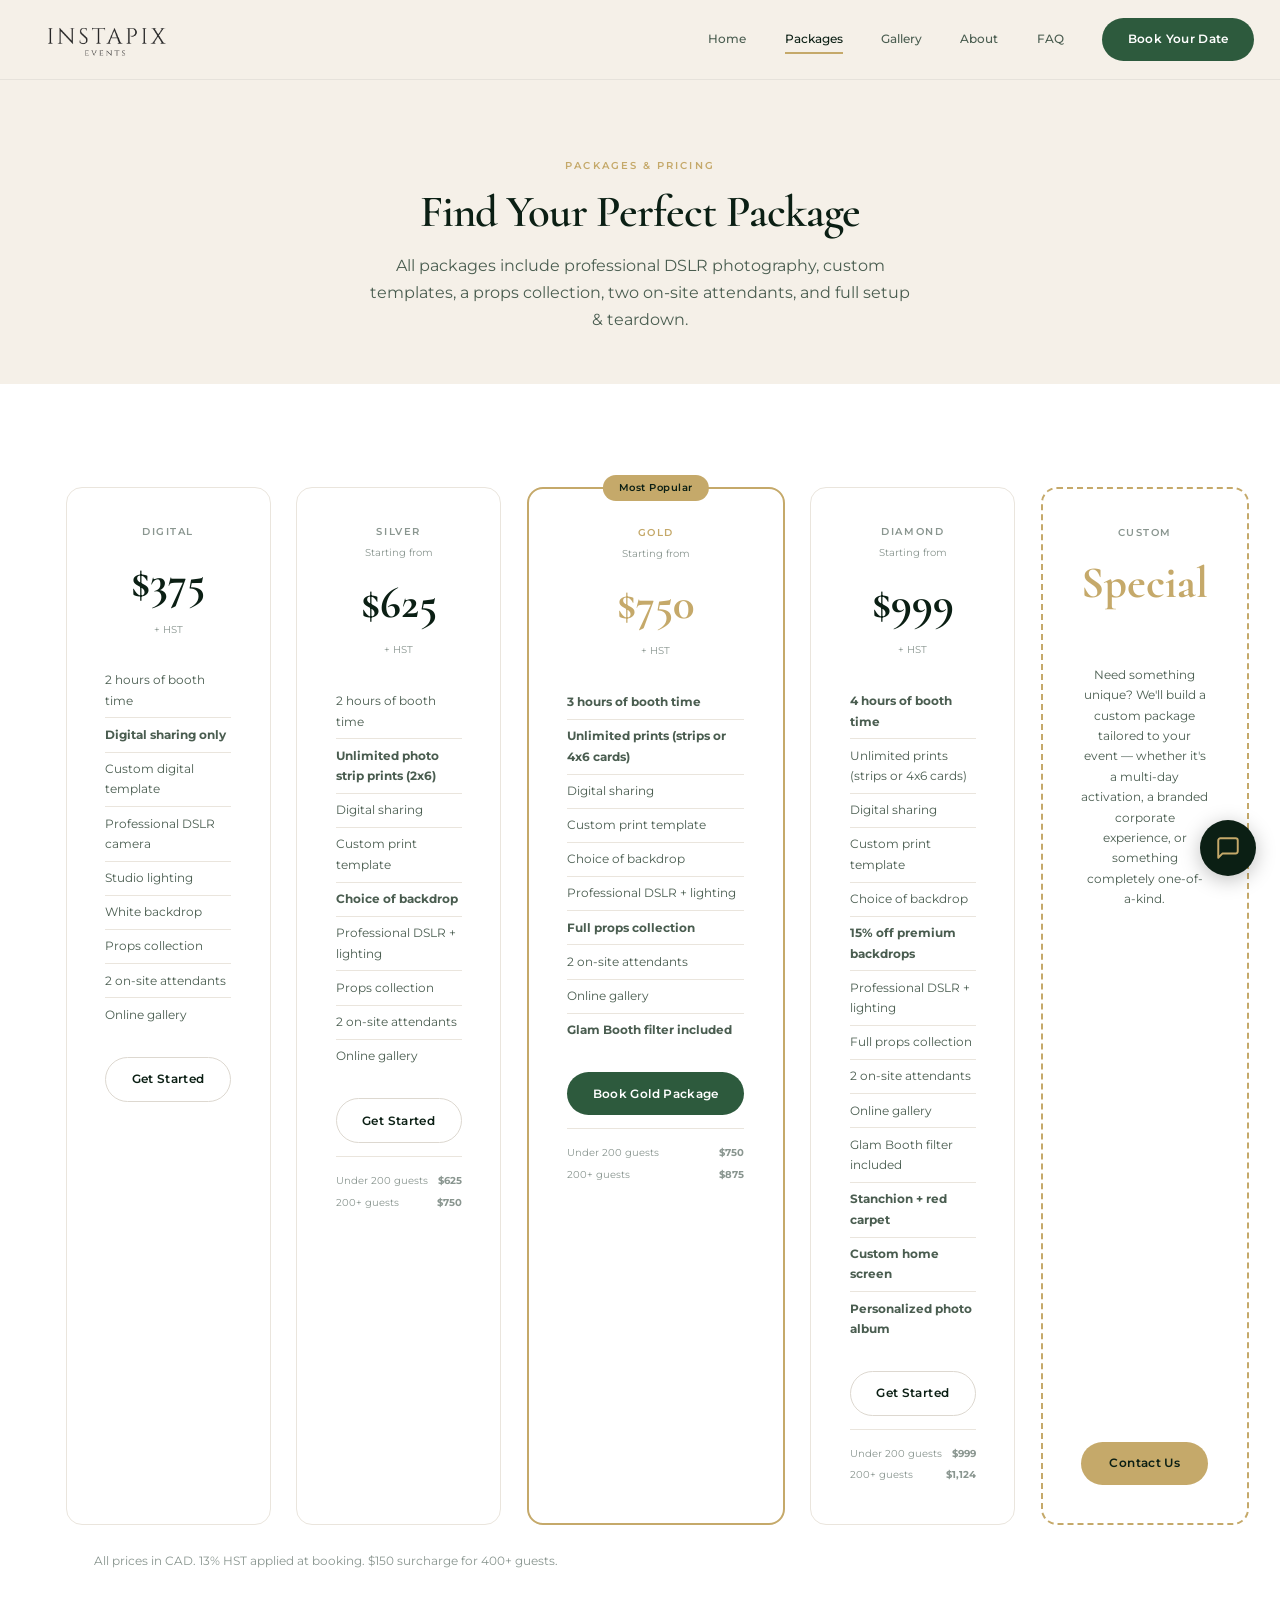
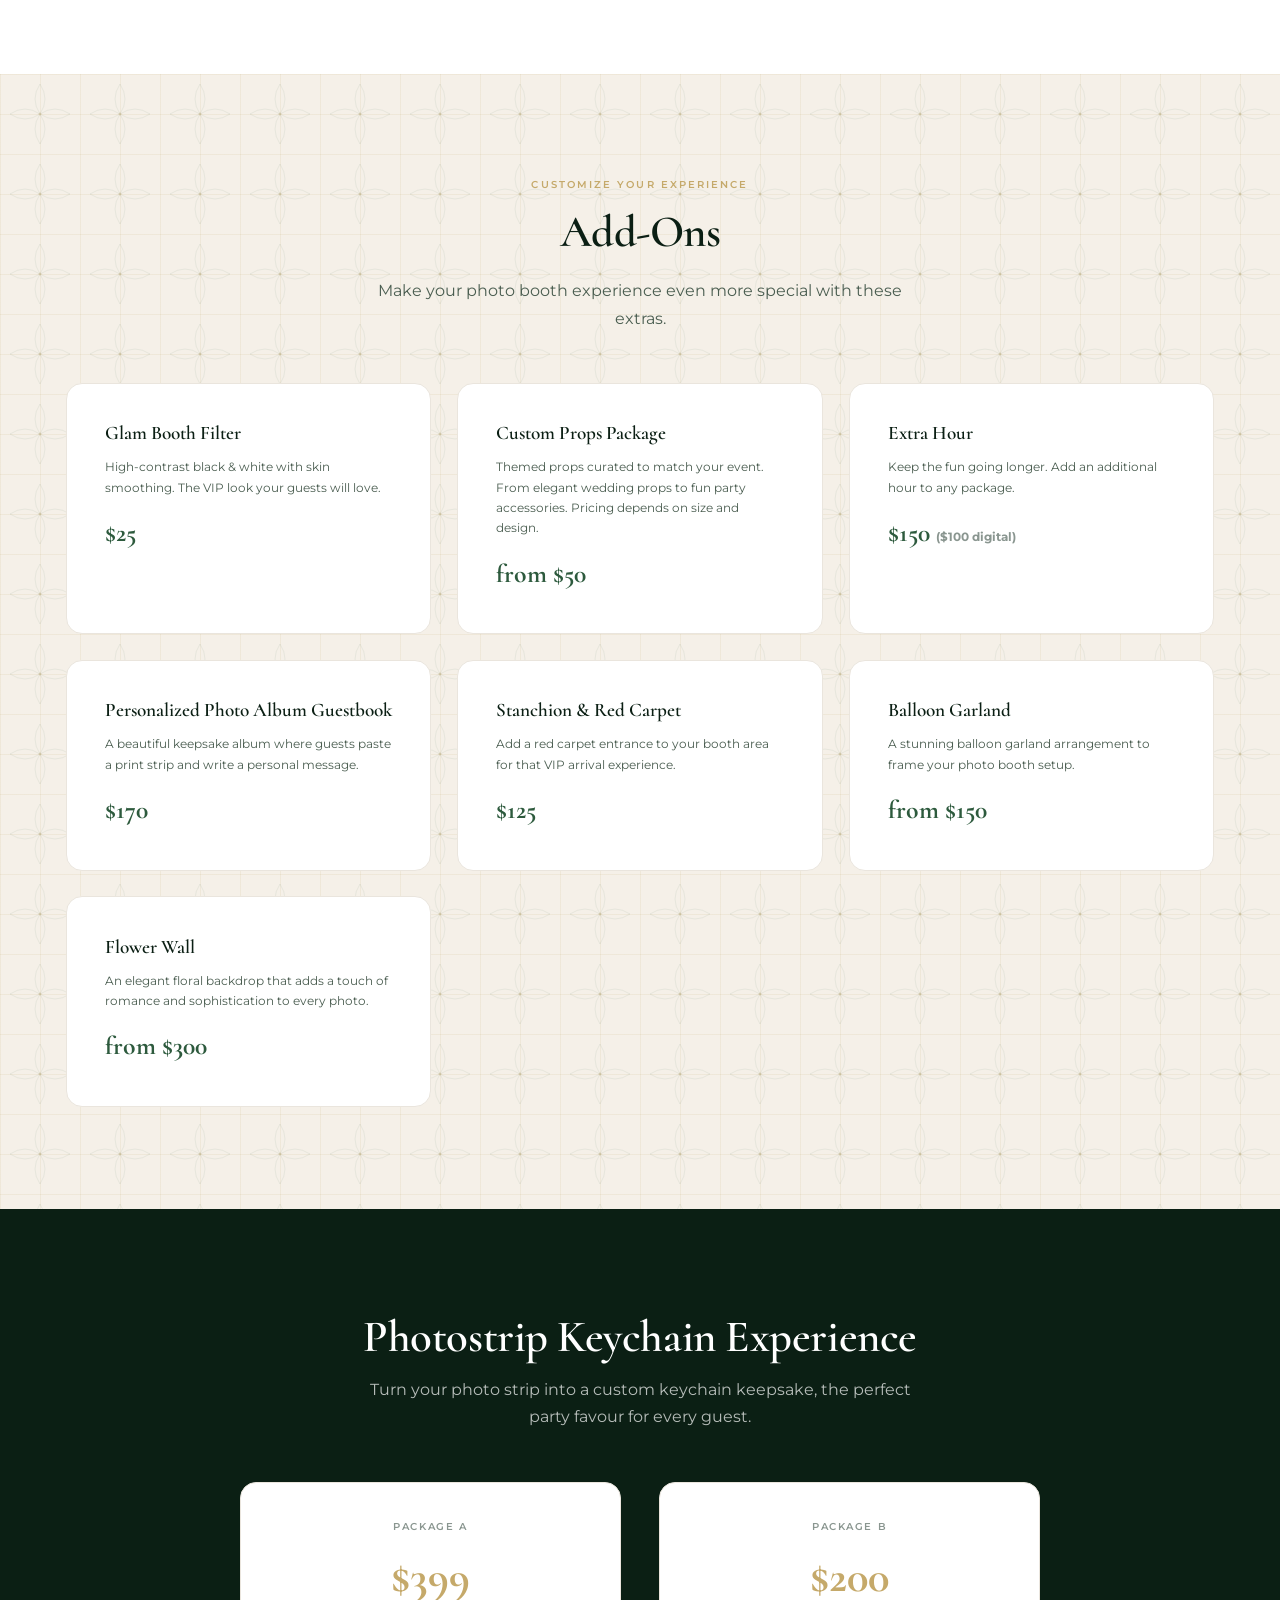
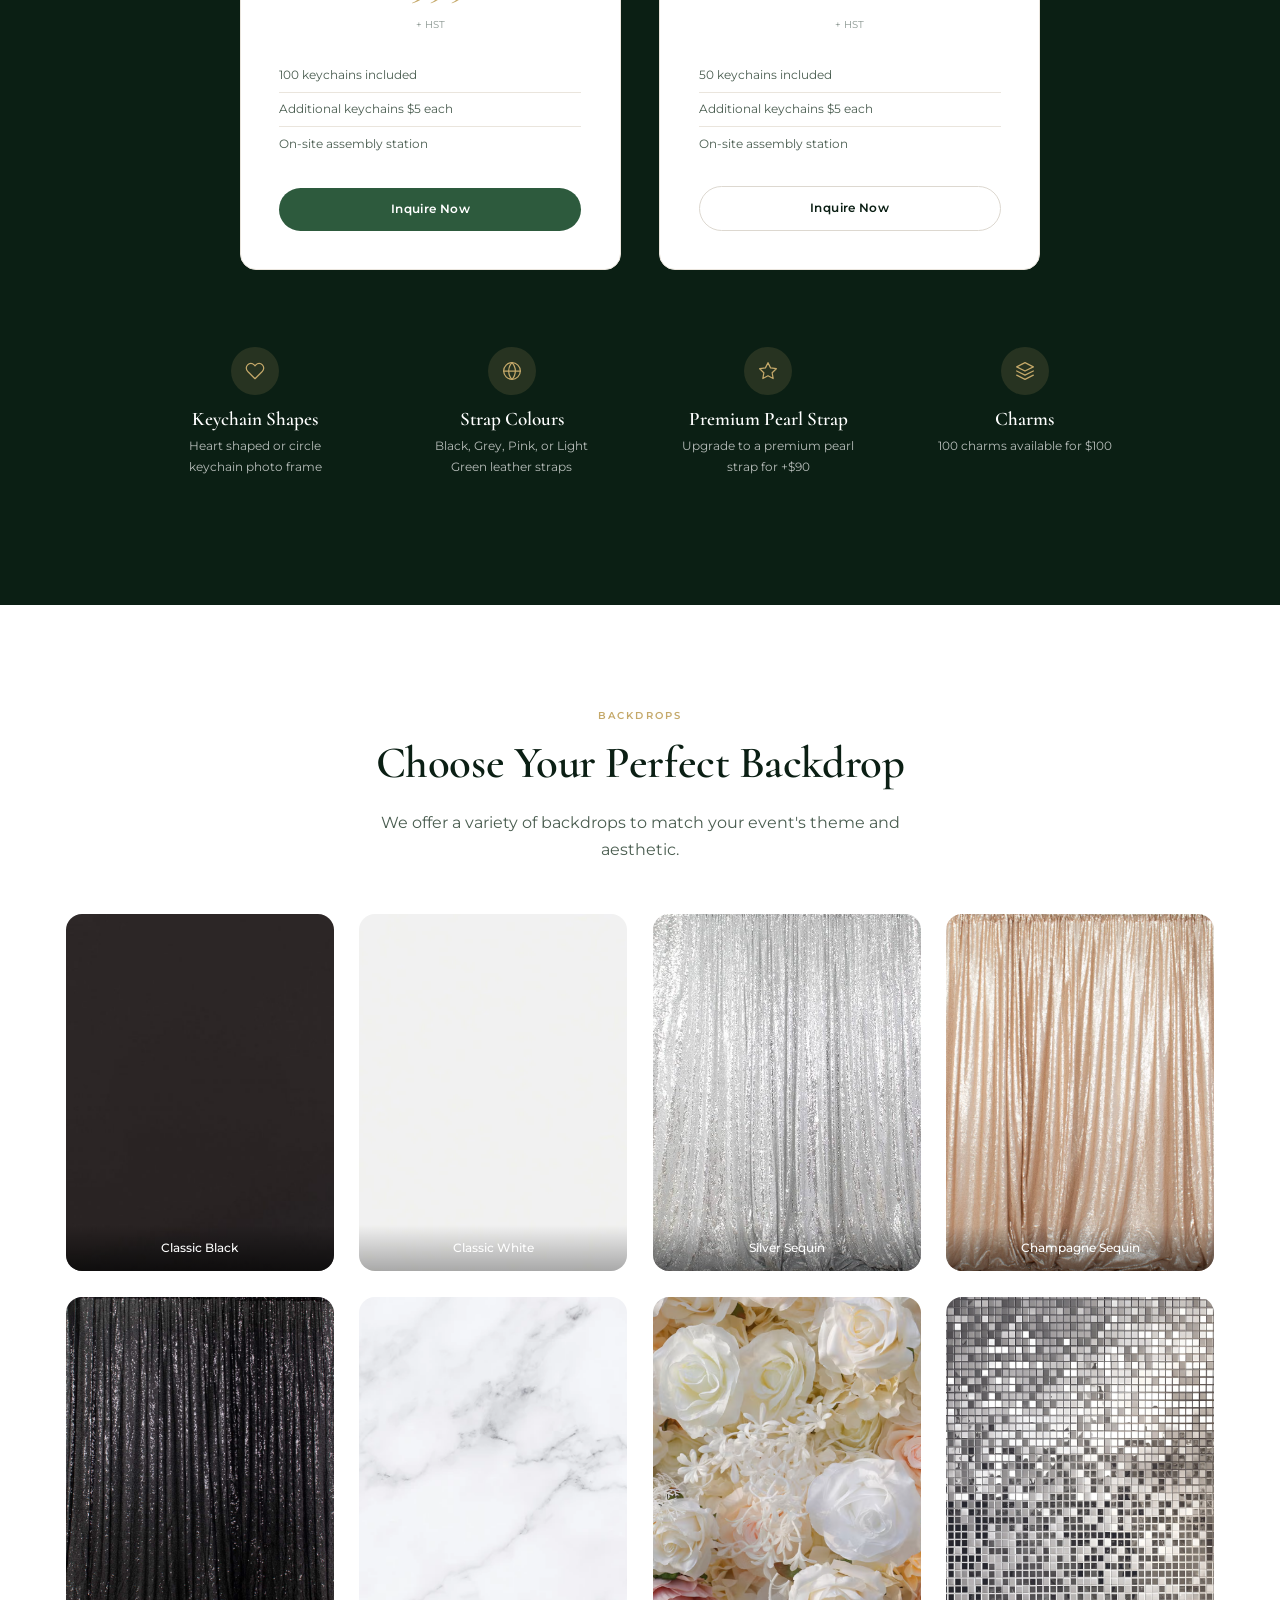
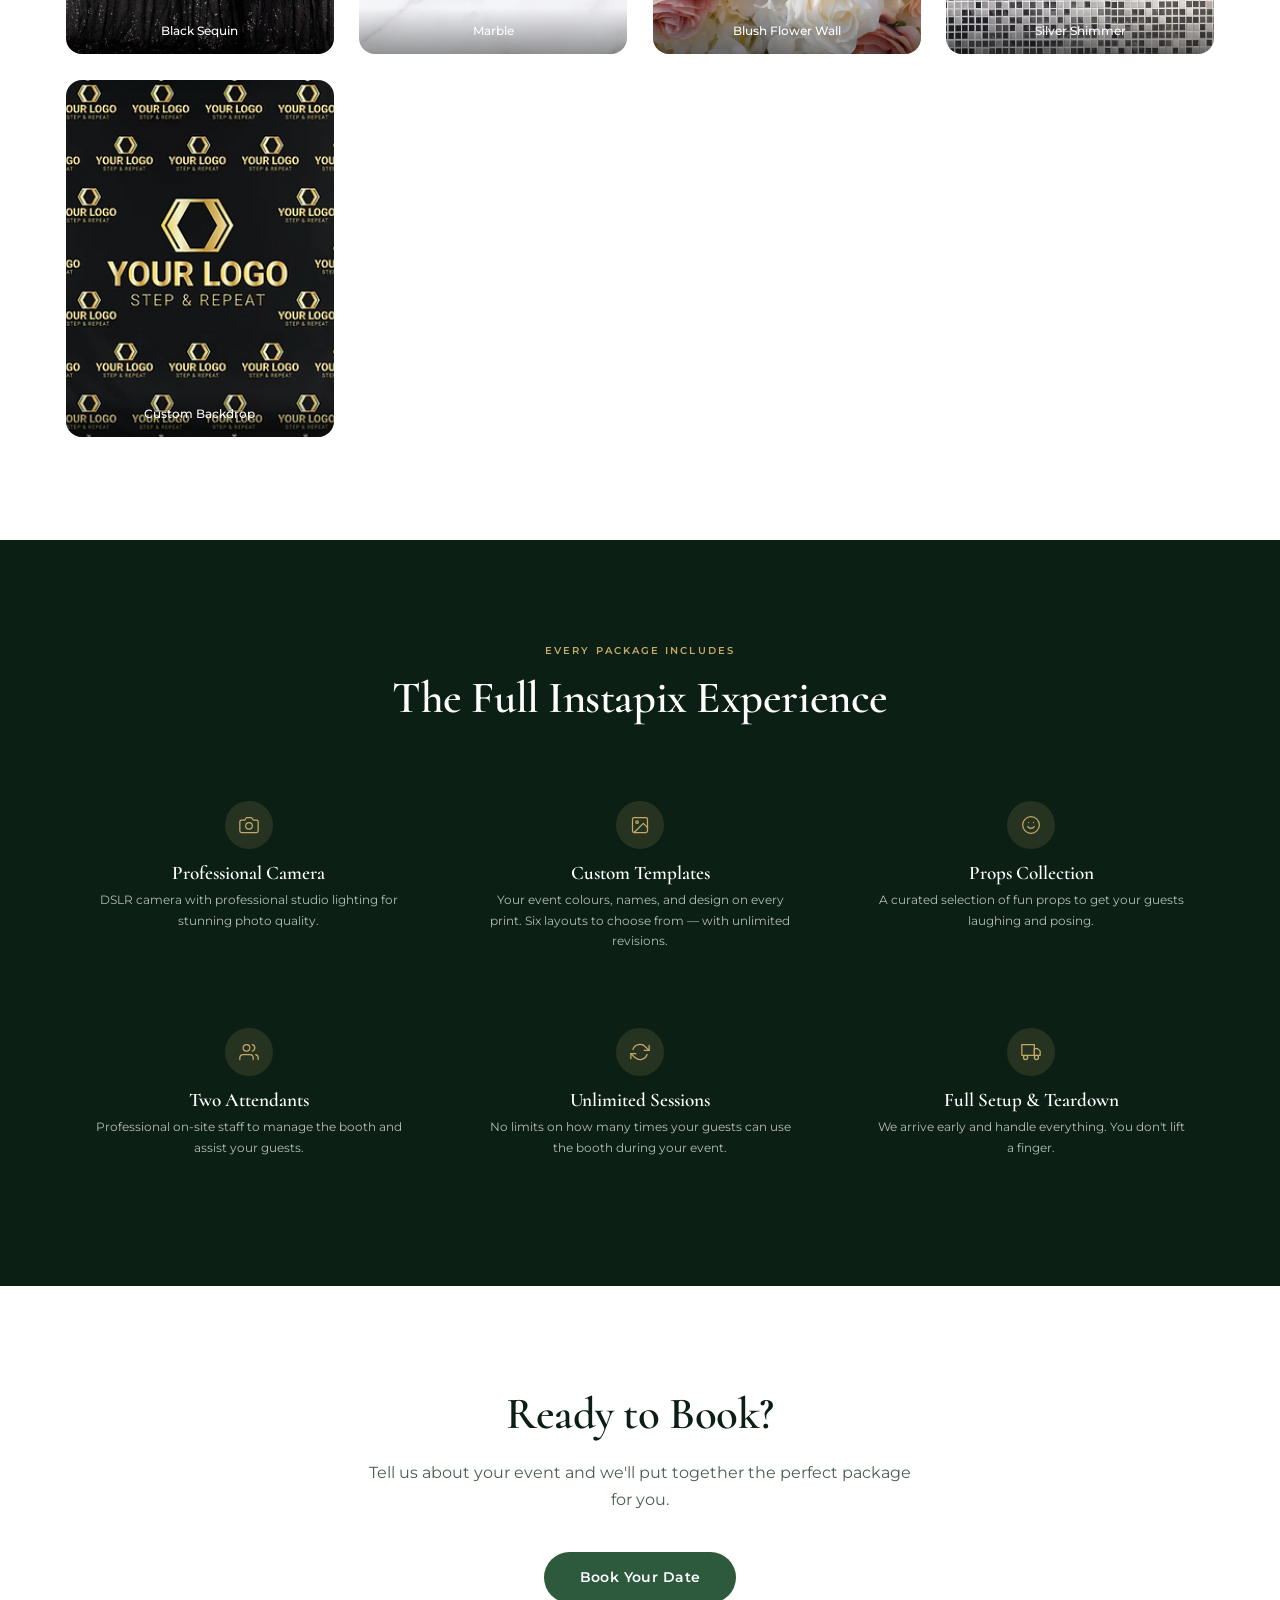
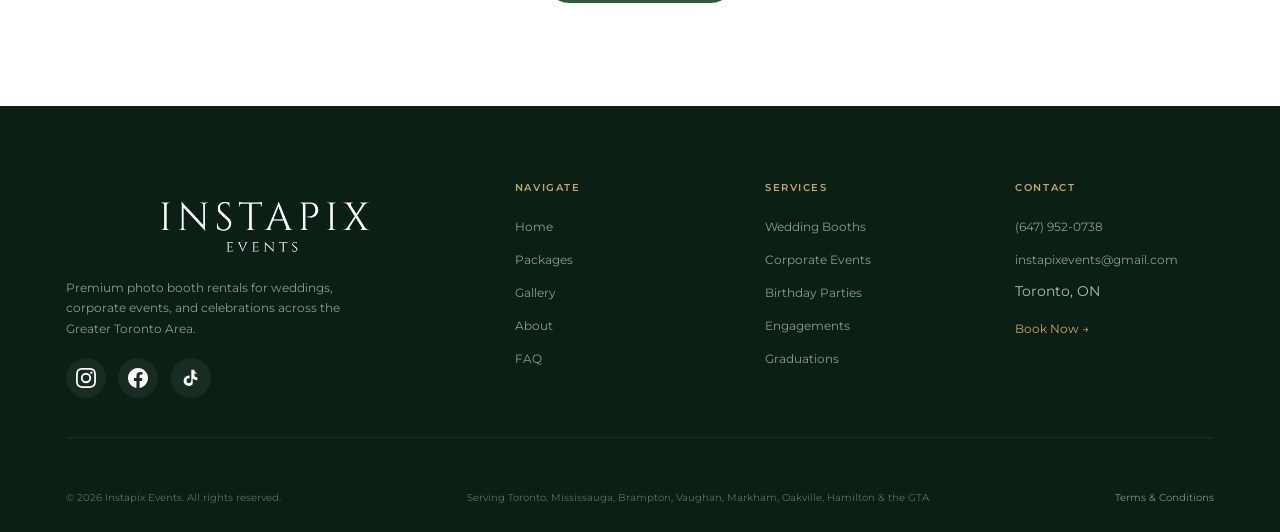
<file: packages.html>
<!DOCTYPE html>
<html lang="en-CA">
<head>
  <meta charset="UTF-8">
  <meta name="viewport" content="width=device-width, initial-scale=1.0">
  <title>Packages & Pricing | Instapix Events | Toronto Photo Booth Rentals</title>
  <meta name="description" content="Choose from four photo booth packages starting at $375. Includes professional DSLR camera, custom templates, props, and on-site attendants. Serving weddings and events across the GTA.">

  <!-- Open Graph -->
  <meta property="og:title" content="Packages & Pricing | Instapix Events">
  <meta property="og:description" content="Photo booth packages starting at $375. DSLR camera, custom templates, props & on-site attendants. Serving the GTA.">
  <meta property="og:type" content="website">
  <meta property="og:url" content="https://instapixevents.com/packages">
  <meta property="og:image" content="https://instapixevents.com/assets/Website Preview.png">
  <meta property="og:locale" content="en_CA">
  <meta property="og:site_name" content="Instapix Events">

  <link rel="canonical" href="https://instapixevents.com/packages">
  <link rel="stylesheet" href="shared/brand.css">
  <link rel="icon" type="image/png" href="assets/favicon.png">
  <style>
    @media (max-width: 1024px) {
      .packages-grid { grid-template-columns: repeat(2, 1fr) !important; }
    }
    @media (max-width: 640px) {
      .packages-grid { grid-template-columns: 1fr !important; }
    }
  </style>
</head>
<body>

  <!-- Navigation -->
  <nav class="nav">
    <div class="nav__inner">
      <a href="index.html" class="nav__logo">
        <img src="assets/White intapix text logo.png" alt="Instapix Events" style="width:160px;height:auto">
      </a>
      <button class="nav__toggle" aria-label="Toggle menu">
        <span></span><span></span><span></span>
      </button>
      <div class="nav__menu">
        <div class="nav__links">
          <a href="index.html" class="nav__link">Home</a>
          <a href="packages.html" class="nav__link active">Packages</a>
          <a href="gallery.html" class="nav__link">Gallery</a>
          <a href="about.html" class="nav__link">About</a>

          <a href="faq.html" class="nav__link">FAQ</a>
        </div>
        <a href="book.html" class="btn btn--primary nav__cta">Book Your Date</a>
      </div>
    </div>
  </nav>

  <!-- Page Header -->
  <section style="padding-top:calc(var(--nav-height) + var(--space-4xl));padding-bottom:var(--space-3xl);background:var(--cream)">
    <div class="container text-center">
      <span class="section-label">Packages & Pricing</span>
      <h1 style="font-size:var(--text-4xl)">Find Your Perfect Package</h1>
      <p class="section-subtitle mx-auto" style="margin-top:var(--space-md)">All packages include professional DSLR photography, custom templates, a props collection, two on-site attendants, and full setup & teardown.</p>
    </div>
  </section>

  <!-- Packages -->
  <section>
    <div class="container">
      <div class="grid packages-grid stagger" style="grid-template-columns:repeat(5,1fr)">

        <!-- Digital -->
        <div class="card text-center">
          <h5 style="color:var(--text-muted);text-transform:uppercase;letter-spacing:0.15em;font-family:var(--font-body);font-size:var(--text-xs);margin-bottom:var(--space-sm)">Digital</h5>
          <div style="font-family:var(--font-heading);font-size:var(--text-4xl);font-weight:700;color:var(--forest)">$375</div>
          <p style="font-size:var(--text-xs);color:var(--text-muted);margin-bottom:var(--space-xl)">+ HST</p>

          <ul style="text-align:left;font-size:var(--text-sm);color:var(--text-secondary);margin-bottom:var(--space-xl)">
            <li style="padding:var(--space-sm) 0;border-bottom:1px solid var(--border-light)">2 hours of booth time</li>
            <li style="padding:var(--space-sm) 0;border-bottom:1px solid var(--border-light)"><strong>Digital sharing only</strong></li>
            <li style="padding:var(--space-sm) 0;border-bottom:1px solid var(--border-light)">Custom digital template</li>
            <li style="padding:var(--space-sm) 0;border-bottom:1px solid var(--border-light)">Professional DSLR camera</li>
            <li style="padding:var(--space-sm) 0;border-bottom:1px solid var(--border-light)">Studio lighting</li>
            <li style="padding:var(--space-sm) 0;border-bottom:1px solid var(--border-light)">White backdrop</li>
            <li style="padding:var(--space-sm) 0;border-bottom:1px solid var(--border-light)">Props collection</li>
            <li style="padding:var(--space-sm) 0;border-bottom:1px solid var(--border-light)">2 on-site attendants</li>
            <li style="padding:var(--space-sm) 0">Online gallery</li>
          </ul>

          <a href="book.html" class="btn btn--secondary" style="width:100%">Get Started</a>
        </div>

        <!-- Silver -->
        <div class="card text-center">
          <h5 style="color:var(--text-muted);text-transform:uppercase;letter-spacing:0.15em;font-family:var(--font-body);font-size:var(--text-xs);margin-bottom:var(--space-sm)">Silver</h5>
          <p style="font-size:var(--text-xs);color:var(--text-muted);margin-bottom:var(--space-xs)">Starting from</p>
          <div style="font-family:var(--font-heading);font-size:var(--text-4xl);font-weight:700;color:var(--forest)">$625</div>
          <p style="font-size:var(--text-xs);color:var(--text-muted);margin-bottom:var(--space-xl)">+ HST</p>

          <ul style="text-align:left;font-size:var(--text-sm);color:var(--text-secondary);margin-bottom:var(--space-xl)">
            <li style="padding:var(--space-sm) 0;border-bottom:1px solid var(--border-light)">2 hours of booth time</li>
            <li style="padding:var(--space-sm) 0;border-bottom:1px solid var(--border-light)"><strong>Unlimited photo strip prints (2x6)</strong></li>
            <li style="padding:var(--space-sm) 0;border-bottom:1px solid var(--border-light)">Digital sharing</li>
            <li style="padding:var(--space-sm) 0;border-bottom:1px solid var(--border-light)">Custom print template</li>
            <li style="padding:var(--space-sm) 0;border-bottom:1px solid var(--border-light)"><strong>Choice of backdrop</strong></li>
            <li style="padding:var(--space-sm) 0;border-bottom:1px solid var(--border-light)">Professional DSLR + lighting</li>
            <li style="padding:var(--space-sm) 0;border-bottom:1px solid var(--border-light)">Props collection</li>
            <li style="padding:var(--space-sm) 0;border-bottom:1px solid var(--border-light)">2 on-site attendants</li>
            <li style="padding:var(--space-sm) 0">Online gallery</li>
          </ul>

          <a href="book.html" class="btn btn--secondary" style="width:100%">Get Started</a>
          <div style="margin-top:var(--space-md);font-size:var(--text-xs);color:var(--text-muted);border-top:1px solid var(--border-light);padding-top:var(--space-md)">
            <div style="display:flex;justify-content:space-between;padding:2px 0"><span>Under 200 guests</span><strong>$625</strong></div>
            <div style="display:flex;justify-content:space-between;padding:2px 0"><span>200+ guests</span><strong>$750</strong></div>
          </div>
        </div>

        <!-- Gold (Featured) -->
        <div class="card card--featured text-center">
          <h5 style="color:var(--gold);text-transform:uppercase;letter-spacing:0.15em;font-family:var(--font-body);font-size:var(--text-xs);margin-bottom:var(--space-sm)">Gold</h5>
          <p style="font-size:var(--text-xs);color:var(--text-muted);margin-bottom:var(--space-xs)">Starting from</p>
          <div style="font-family:var(--font-heading);font-size:var(--text-4xl);font-weight:700;color:var(--gold)">$750</div>
          <p style="font-size:var(--text-xs);color:var(--text-muted);margin-bottom:var(--space-xl)">+ HST</p>

          <ul style="text-align:left;font-size:var(--text-sm);color:var(--text-secondary);margin-bottom:var(--space-xl)">
            <li style="padding:var(--space-sm) 0;border-bottom:1px solid var(--border-light)"><strong>3 hours of booth time</strong></li>
            <li style="padding:var(--space-sm) 0;border-bottom:1px solid var(--border-light)"><strong>Unlimited prints (strips or 4x6 cards)</strong></li>
            <li style="padding:var(--space-sm) 0;border-bottom:1px solid var(--border-light)">Digital sharing</li>
            <li style="padding:var(--space-sm) 0;border-bottom:1px solid var(--border-light)">Custom print template</li>
            <li style="padding:var(--space-sm) 0;border-bottom:1px solid var(--border-light)">Choice of backdrop</li>
            <li style="padding:var(--space-sm) 0;border-bottom:1px solid var(--border-light)">Professional DSLR + lighting</li>
            <li style="padding:var(--space-sm) 0;border-bottom:1px solid var(--border-light)"><strong>Full props collection</strong></li>
            <li style="padding:var(--space-sm) 0;border-bottom:1px solid var(--border-light)">2 on-site attendants</li>
            <li style="padding:var(--space-sm) 0;border-bottom:1px solid var(--border-light)">Online gallery</li>
            <li style="padding:var(--space-sm) 0"><strong>Glam Booth filter included</strong></li>
          </ul>

          <a href="book.html" class="btn btn--primary" style="width:100%">Book Gold Package</a>
          <div style="margin-top:var(--space-md);font-size:var(--text-xs);color:var(--text-muted);border-top:1px solid var(--border-light);padding-top:var(--space-md)">
            <div style="display:flex;justify-content:space-between;padding:2px 0"><span>Under 200 guests</span><strong>$750</strong></div>
            <div style="display:flex;justify-content:space-between;padding:2px 0"><span>200+ guests</span><strong>$875</strong></div>
          </div>
        </div>

        <!-- Diamond -->
        <div class="card text-center">
          <h5 style="color:var(--text-muted);text-transform:uppercase;letter-spacing:0.15em;font-family:var(--font-body);font-size:var(--text-xs);margin-bottom:var(--space-sm)">Diamond</h5>
          <p style="font-size:var(--text-xs);color:var(--text-muted);margin-bottom:var(--space-xs)">Starting from</p>
          <div style="font-family:var(--font-heading);font-size:var(--text-4xl);font-weight:700;color:var(--forest)">$999</div>
          <p style="font-size:var(--text-xs);color:var(--text-muted);margin-bottom:var(--space-xl)">+ HST</p>

          <ul style="text-align:left;font-size:var(--text-sm);color:var(--text-secondary);margin-bottom:var(--space-xl)">
            <li style="padding:var(--space-sm) 0;border-bottom:1px solid var(--border-light)"><strong>4 hours of booth time</strong></li>
            <li style="padding:var(--space-sm) 0;border-bottom:1px solid var(--border-light)">Unlimited prints (strips or 4x6 cards)</li>
            <li style="padding:var(--space-sm) 0;border-bottom:1px solid var(--border-light)">Digital sharing</li>
            <li style="padding:var(--space-sm) 0;border-bottom:1px solid var(--border-light)">Custom print template</li>
            <li style="padding:var(--space-sm) 0;border-bottom:1px solid var(--border-light)">Choice of backdrop</li>
            <li style="padding:var(--space-sm) 0;border-bottom:1px solid var(--border-light)"><strong>15% off premium backdrops</strong></li>
            <li style="padding:var(--space-sm) 0;border-bottom:1px solid var(--border-light)">Professional DSLR + lighting</li>
            <li style="padding:var(--space-sm) 0;border-bottom:1px solid var(--border-light)">Full props collection</li>
            <li style="padding:var(--space-sm) 0;border-bottom:1px solid var(--border-light)">2 on-site attendants</li>
            <li style="padding:var(--space-sm) 0;border-bottom:1px solid var(--border-light)">Online gallery</li>
            <li style="padding:var(--space-sm) 0;border-bottom:1px solid var(--border-light)">Glam Booth filter included</li>
            <li style="padding:var(--space-sm) 0;border-bottom:1px solid var(--border-light)"><strong>Stanchion + red carpet</strong></li>
            <li style="padding:var(--space-sm) 0;border-bottom:1px solid var(--border-light)"><strong>Custom home screen</strong></li>
            <li style="padding:var(--space-sm) 0"><strong>Personalized photo album</strong></li>
          </ul>

          <a href="book.html" class="btn btn--secondary" style="width:100%">Get Started</a>
          <div style="margin-top:var(--space-md);font-size:var(--text-xs);color:var(--text-muted);border-top:1px solid var(--border-light);padding-top:var(--space-md)">
            <div style="display:flex;justify-content:space-between;padding:2px 0"><span>Under 200 guests</span><strong>$999</strong></div>
            <div style="display:flex;justify-content:space-between;padding:2px 0"><span>200+ guests</span><strong>$1,124</strong></div>
          </div>
        </div>

        <!-- Custom -->
        <div class="card text-center" style="border:2px dashed var(--gold);display:flex;flex-direction:column;align-items:center;justify-content:center">
          <h5 style="color:var(--text-muted);text-transform:uppercase;letter-spacing:0.15em;font-family:var(--font-body);font-size:var(--text-xs);margin-bottom:var(--space-sm)">Custom</h5>
          <div style="font-family:var(--font-heading);font-size:var(--text-4xl);font-weight:700;color:var(--gold)">Special</div>
          <p style="font-size:var(--text-xs);color:var(--text-muted);margin-bottom:var(--space-xl)">&nbsp;</p>

          <p style="font-size:var(--text-sm);color:var(--text-secondary);margin-bottom:var(--space-xl);flex:1">Need something unique? We'll build a custom package tailored to your event — whether it's a multi-day activation, a branded corporate experience, or something completely one-of-a-kind.</p>

          <a href="book.html" class="btn btn--gold" style="width:100%">Contact Us</a>
        </div>

      </div>

      <p class="text-center" style="margin-top:var(--space-xl);font-size:var(--text-sm);color:var(--text-muted)">All prices in CAD. 13% HST applied at booking. $150 surcharge for 400+ guests.</p>
    </div>
  </section>

  <!-- Add-Ons -->
  <section class="section--cream">
    <div class="container">
      <div class="text-center" style="margin-bottom:var(--space-3xl)">
        <span class="section-label">Customize Your Experience</span>
        <h2 class="section-title">Add-Ons</h2>
        <p class="section-subtitle mx-auto">Make your photo booth experience even more special with these extras.</p>
      </div>

      <div class="grid grid--3 stagger">
        <div class="card">
          <h5>Glam Booth Filter</h5>
          <p style="font-size:var(--text-sm);margin:var(--space-md) 0">High-contrast black & white with skin smoothing. The VIP look your guests will love.</p>
          <div style="font-family:var(--font-heading);font-size:var(--text-2xl);font-weight:700;color:var(--emerald)">$25</div>
        </div>

        <div class="card">
          <h5>Custom Props Package</h5>
          <p style="font-size:var(--text-sm);margin:var(--space-md) 0">Themed props curated to match your event. From elegant wedding props to fun party accessories. Pricing depends on size and design.</p>
          <div style="font-family:var(--font-heading);font-size:var(--text-2xl);font-weight:700;color:var(--emerald)">from $50</div>
        </div>

        <div class="card">
          <h5>Extra Hour</h5>
          <p style="font-size:var(--text-sm);margin:var(--space-md) 0">Keep the fun going longer. Add an additional hour to any package.</p>
          <div style="font-family:var(--font-heading);font-size:var(--text-2xl);font-weight:700;color:var(--emerald)">$150 <span style="font-size:var(--text-sm);color:var(--text-muted);font-family:var(--font-body)">($100 digital)</span></div>
        </div>

        <div class="card">
          <h5>Personalized Photo Album Guestbook</h5>
          <p style="font-size:var(--text-sm);margin:var(--space-md) 0">A beautiful keepsake album where guests paste a print strip and write a personal message.</p>
          <div style="font-family:var(--font-heading);font-size:var(--text-2xl);font-weight:700;color:var(--emerald)">$170</div>
        </div>

        <div class="card">
          <h5>Stanchion & Red Carpet</h5>
          <p style="font-size:var(--text-sm);margin:var(--space-md) 0">Add a red carpet entrance to your booth area for that VIP arrival experience.</p>
          <div style="font-family:var(--font-heading);font-size:var(--text-2xl);font-weight:700;color:var(--emerald)">$125</div>
        </div>

        <div class="card">
          <h5>Balloon Garland</h5>
          <p style="font-size:var(--text-sm);margin:var(--space-md) 0">A stunning balloon garland arrangement to frame your photo booth setup.</p>
          <div style="font-family:var(--font-heading);font-size:var(--text-2xl);font-weight:700;color:var(--emerald)">from $150</div>
        </div>

        <div class="card">
          <h5>Flower Wall</h5>
          <p style="font-size:var(--text-sm);margin:var(--space-md) 0">An elegant floral backdrop that adds a touch of romance and sophistication to every photo.</p>
          <div style="font-family:var(--font-heading);font-size:var(--text-2xl);font-weight:700;color:var(--emerald)">from $300</div>
        </div>
      </div>
    </div>
  </section>

  <!-- Photostrip Keychain Experience -->
  <section class="section--forest">
    <div class="container">
      <div class="text-center" style="margin-bottom:var(--space-3xl)">
        <h2 style="margin-bottom:var(--space-md)">Photostrip Keychain Experience</h2>
        <p class="section-subtitle mx-auto">Turn your photo strip into a custom keychain keepsake, the perfect party favour for every guest.</p>
      </div>

      <div style="display:grid;grid-template-columns:1fr 1fr;gap:var(--space-2xl);max-width:800px;margin:0 auto var(--space-3xl)">

        <!-- Package A -->
        <div class="card text-center" style="background:var(--white);color:var(--text-primary);display:flex;flex-direction:column">
          <h5 style="color:var(--text-muted);text-transform:uppercase;letter-spacing:0.15em;font-family:var(--font-body);font-size:var(--text-xs);margin-bottom:var(--space-sm)">Package A</h5>
          <div style="font-family:var(--font-heading);font-size:var(--text-4xl);font-weight:700;color:var(--gold)">$399</div>
          <p style="font-size:var(--text-xs);color:var(--text-muted);margin-bottom:var(--space-xl)">+ HST</p>
          <ul style="text-align:left;font-size:var(--text-sm);color:var(--text-secondary);margin-bottom:var(--space-xl);flex:1">
            <li style="padding:var(--space-sm) 0;border-bottom:1px solid var(--border-light)">100 keychains included</li>
            <li style="padding:var(--space-sm) 0;border-bottom:1px solid var(--border-light)">Additional keychains $5 each</li>
            <li style="padding:var(--space-sm) 0">On-site assembly station</li>
          </ul>
          <a href="book.html" class="btn btn--primary" style="width:100%">Inquire Now</a>
        </div>

        <!-- Package B -->
        <div class="card text-center" style="background:var(--white);color:var(--text-primary);display:flex;flex-direction:column">
          <h5 style="color:var(--text-muted);text-transform:uppercase;letter-spacing:0.15em;font-family:var(--font-body);font-size:var(--text-xs);margin-bottom:var(--space-sm)">Package B</h5>
          <div style="font-family:var(--font-heading);font-size:var(--text-4xl);font-weight:700;color:var(--gold)">$200</div>
          <p style="font-size:var(--text-xs);color:var(--text-muted);margin-bottom:var(--space-xl)">+ HST</p>
          <ul style="text-align:left;font-size:var(--text-sm);color:var(--text-secondary);margin-bottom:var(--space-xl);flex:1">
            <li style="padding:var(--space-sm) 0;border-bottom:1px solid var(--border-light)">50 keychains included</li>
            <li style="padding:var(--space-sm) 0;border-bottom:1px solid var(--border-light)">Additional keychains $5 each</li>
            <li style="padding:var(--space-sm) 0">On-site assembly station</li>
          </ul>
          <a href="book.html" class="btn btn--secondary" style="width:100%">Inquire Now</a>
        </div>

      </div>

      <!-- Options -->
      <div style="display:grid;grid-template-columns:repeat(4,1fr);gap:var(--space-xl);max-width:1000px;margin:0 auto">
        <div style="text-align:center;padding:var(--space-xl)">
          <div style="width:48px;height:48px;border-radius:50%;background:rgba(197,169,106,0.15);display:flex;align-items:center;justify-content:center;margin:0 auto var(--space-md)">
            <svg width="20" height="20" viewBox="0 0 24 24" fill="none" stroke="var(--gold)" stroke-width="1.5" stroke-linecap="round" stroke-linejoin="round"><path d="M20.84 4.61a5.5 5.5 0 0 0-7.78 0L12 5.67l-1.06-1.06a5.5 5.5 0 0 0-7.78 7.78l1.06 1.06L12 21.23l7.78-7.78 1.06-1.06a5.5 5.5 0 0 0 0-7.78z"/></svg>
          </div>
          <h5 style="color:var(--white);margin-bottom:var(--space-sm)">Keychain Shapes</h5>
          <p style="font-size:var(--text-sm)">Heart shaped or circle keychain photo frame</p>
        </div>
        <div style="text-align:center;padding:var(--space-xl)">
          <div style="width:48px;height:48px;border-radius:50%;background:rgba(197,169,106,0.15);display:flex;align-items:center;justify-content:center;margin:0 auto var(--space-md)">
            <svg width="20" height="20" viewBox="0 0 24 24" fill="none" stroke="var(--gold)" stroke-width="1.5" stroke-linecap="round" stroke-linejoin="round"><circle cx="12" cy="12" r="10"/><path d="M12 2a14.5 14.5 0 0 0 0 20 14.5 14.5 0 0 0 0-20"/><path d="M2 12h20"/></svg>
          </div>
          <h5 style="color:var(--white);margin-bottom:var(--space-sm)">Strap Colours</h5>
          <p style="font-size:var(--text-sm)">Black, Grey, Pink, or Light Green leather straps</p>
        </div>
        <div style="text-align:center;padding:var(--space-xl)">
          <div style="width:48px;height:48px;border-radius:50%;background:rgba(197,169,106,0.15);display:flex;align-items:center;justify-content:center;margin:0 auto var(--space-md)">
            <svg width="20" height="20" viewBox="0 0 24 24" fill="none" stroke="var(--gold)" stroke-width="1.5" stroke-linecap="round" stroke-linejoin="round"><polygon points="12 2 15.09 8.26 22 9.27 17 14.14 18.18 21.02 12 17.77 5.82 21.02 7 14.14 2 9.27 8.91 8.26 12 2"/></svg>
          </div>
          <h5 style="color:var(--white);margin-bottom:var(--space-sm)">Premium Pearl Strap</h5>
          <p style="font-size:var(--text-sm)">Upgrade to a premium pearl strap for +$90</p>
        </div>
        <div style="text-align:center;padding:var(--space-xl)">
          <div style="width:48px;height:48px;border-radius:50%;background:rgba(197,169,106,0.15);display:flex;align-items:center;justify-content:center;margin:0 auto var(--space-md)">
            <svg width="20" height="20" viewBox="0 0 24 24" fill="none" stroke="var(--gold)" stroke-width="1.5" stroke-linecap="round" stroke-linejoin="round"><path d="M12 2L2 7l10 5 10-5-10-5z"/><path d="M2 17l10 5 10-5"/><path d="M2 12l10 5 10-5"/></svg>
          </div>
          <h5 style="color:var(--white);margin-bottom:var(--space-sm)">Charms</h5>
          <p style="font-size:var(--text-sm)">100 charms available for $100</p>
        </div>
      </div>

    </div>
  </section>

  <!-- Backdrops -->
  <section>
    <div class="container text-center">
      <span class="section-label">Backdrops</span>
      <h2 class="section-title">Choose Your Perfect Backdrop</h2>
      <p class="section-subtitle mx-auto" style="margin-bottom:var(--space-3xl)">We offer a variety of backdrops to match your event's theme and aesthetic.</p>

      <div class="grid grid--4 grid--compact stagger">
        <div style="aspect-ratio:3/4;border-radius:var(--border-radius-lg);overflow:hidden;position:relative">
          <img src="assets/backdrops/black.png" alt="Classic Black backdrop" loading="lazy" style="width:100%;height:100%;object-fit:cover">
          <span style="position:absolute;bottom:0;left:0;right:0;padding:var(--space-md) var(--space-lg);background:linear-gradient(transparent,rgba(0,0,0,0.6));color:var(--white);font-weight:500;font-size:var(--text-sm)">Classic Black</span>
        </div>
        <div style="aspect-ratio:3/4;border-radius:var(--border-radius-lg);overflow:hidden;position:relative">
          <img src="assets/backdrops/white.jpg" alt="Classic White backdrop" loading="lazy" style="width:100%;height:100%;object-fit:cover">
          <span style="position:absolute;bottom:0;left:0;right:0;padding:var(--space-md) var(--space-lg);background:linear-gradient(transparent,rgba(0,0,0,0.3));color:var(--white);font-weight:500;font-size:var(--text-sm)">Classic White</span>
        </div>
        <div style="aspect-ratio:3/4;border-radius:var(--border-radius-lg);overflow:hidden;position:relative">
          <img src="assets/backdrops/silver-sequin.png" alt="Silver Sequin backdrop" loading="lazy" style="width:100%;height:100%;object-fit:cover">
          <span style="position:absolute;bottom:0;left:0;right:0;padding:var(--space-md) var(--space-lg);background:linear-gradient(transparent,rgba(0,0,0,0.5));color:var(--white);font-weight:500;font-size:var(--text-sm)">Silver Sequin</span>
        </div>
        <div style="aspect-ratio:3/4;border-radius:var(--border-radius-lg);overflow:hidden;position:relative">
          <img src="assets/backdrops/champagne-sequin.png" alt="Champagne Sequin backdrop" loading="lazy" style="width:100%;height:100%;object-fit:cover">
          <span style="position:absolute;bottom:0;left:0;right:0;padding:var(--space-md) var(--space-lg);background:linear-gradient(transparent,rgba(0,0,0,0.5));color:var(--white);font-weight:500;font-size:var(--text-sm)">Champagne Sequin</span>
        </div>
        <div style="aspect-ratio:3/4;border-radius:var(--border-radius-lg);overflow:hidden;position:relative">
          <img src="assets/backdrops/black-sequin.png" alt="Black Sequin backdrop" loading="lazy" style="width:100%;height:100%;object-fit:cover">
          <span style="position:absolute;bottom:0;left:0;right:0;padding:var(--space-md) var(--space-lg);background:linear-gradient(transparent,rgba(0,0,0,0.6));color:var(--white);font-weight:500;font-size:var(--text-sm)">Black Sequin</span>
        </div>
        <div style="aspect-ratio:3/4;border-radius:var(--border-radius-lg);overflow:hidden;position:relative">
          <img src="assets/backdrops/marble.png" alt="Marble backdrop" loading="lazy" style="width:100%;height:100%;object-fit:cover">
          <span style="position:absolute;bottom:0;left:0;right:0;padding:var(--space-md) var(--space-lg);background:linear-gradient(transparent,rgba(0,0,0,0.4));color:var(--white);font-weight:500;font-size:var(--text-sm)">Marble</span>
        </div>
        <div style="aspect-ratio:3/4;border-radius:var(--border-radius-lg);overflow:hidden;position:relative">
          <img src="assets/backdrops/blush-flower-wall.png" alt="3D Blush Pink Flower Wall backdrop" loading="lazy" style="width:100%;height:100%;object-fit:cover">
          <span style="position:absolute;bottom:0;left:0;right:0;padding:var(--space-md) var(--space-lg);background:linear-gradient(transparent,rgba(0,0,0,0.4));color:var(--white);font-weight:500;font-size:var(--text-sm)">Blush Flower Wall</span>
        </div>
        <div style="aspect-ratio:3/4;border-radius:var(--border-radius-lg);overflow:hidden;position:relative">
          <img src="assets/backdrops/silver-shimmer.jpg" alt="Silver Shimmer backdrop" loading="lazy" style="width:100%;height:100%;object-fit:cover">
          <span style="position:absolute;bottom:0;left:0;right:0;padding:var(--space-md) var(--space-lg);background:linear-gradient(transparent,rgba(0,0,0,0.5));color:var(--white);font-weight:500;font-size:var(--text-sm)">Silver Shimmer</span>
        </div>
        <div style="aspect-ratio:3/4;border-radius:var(--border-radius-lg);overflow:hidden;position:relative">
          <img src="assets/backdrops/custom.png" alt="Custom backdrop example" loading="lazy" style="width:100%;height:100%;object-fit:cover">
          <span style="position:absolute;bottom:0;left:0;right:0;padding:var(--space-md) var(--space-lg);background:linear-gradient(transparent,rgba(0,0,0,0.5));color:var(--white);font-weight:500;font-size:var(--text-sm)">Custom Backdrop</span>
        </div>
      </div>
    </div>
  </section>

  <!-- Included in Every Package -->
  <section class="section--forest">
    <div class="container text-center">
      <span class="section-label">Every Package Includes</span>
      <h2 style="margin-bottom:var(--space-3xl)">The Full Instapix Experience</h2>

      <div class="grid grid--3 stagger">
        <div style="padding:var(--space-xl)">
          <div style="width:48px;height:48px;border-radius:50%;background:rgba(197,169,106,0.15);display:flex;align-items:center;justify-content:center;margin:0 auto var(--space-md)">
            <svg width="20" height="20" viewBox="0 0 24 24" fill="none" stroke="var(--gold)" stroke-width="1.5" stroke-linecap="round" stroke-linejoin="round"><path d="M23 19a2 2 0 0 1-2 2H3a2 2 0 0 1-2-2V8a2 2 0 0 1 2-2h4l2-3h6l2 3h4a2 2 0 0 1 2 2z"/><circle cx="12" cy="13" r="4"/></svg>
          </div>
          <h5 style="color:var(--white);margin-bottom:var(--space-sm)">Professional Camera</h5>
          <p style="font-size:var(--text-sm)">DSLR camera with professional studio lighting for stunning photo quality.</p>
        </div>
        <div style="padding:var(--space-xl)">
          <div style="width:48px;height:48px;border-radius:50%;background:rgba(197,169,106,0.15);display:flex;align-items:center;justify-content:center;margin:0 auto var(--space-md)">
            <svg width="20" height="20" viewBox="0 0 24 24" fill="none" stroke="var(--gold)" stroke-width="1.5" stroke-linecap="round" stroke-linejoin="round"><rect x="3" y="3" width="18" height="18" rx="2" ry="2"/><circle cx="8.5" cy="8.5" r="1.5"/><polyline points="21 15 16 10 5 21"/></svg>
          </div>
          <h5 style="color:var(--white);margin-bottom:var(--space-sm)">Custom Templates</h5>
          <p style="font-size:var(--text-sm)">Your event colours, names, and design on every print. Six layouts to choose from — with unlimited revisions.</p>
        </div>
        <div style="padding:var(--space-xl)">
          <div style="width:48px;height:48px;border-radius:50%;background:rgba(197,169,106,0.15);display:flex;align-items:center;justify-content:center;margin:0 auto var(--space-md)">
            <svg width="20" height="20" viewBox="0 0 24 24" fill="none" stroke="var(--gold)" stroke-width="1.5" stroke-linecap="round" stroke-linejoin="round"><circle cx="12" cy="12" r="10"/><path d="M8 14s1.5 2 4 2 4-2 4-2"/><line x1="9" y1="9" x2="9.01" y2="9"/><line x1="15" y1="9" x2="15.01" y2="9"/></svg>
          </div>
          <h5 style="color:var(--white);margin-bottom:var(--space-sm)">Props Collection</h5>
          <p style="font-size:var(--text-sm)">A curated selection of fun props to get your guests laughing and posing.</p>
        </div>
        <div style="padding:var(--space-xl)">
          <div style="width:48px;height:48px;border-radius:50%;background:rgba(197,169,106,0.15);display:flex;align-items:center;justify-content:center;margin:0 auto var(--space-md)">
            <svg width="20" height="20" viewBox="0 0 24 24" fill="none" stroke="var(--gold)" stroke-width="1.5" stroke-linecap="round" stroke-linejoin="round"><path d="M17 21v-2a4 4 0 0 0-4-4H5a4 4 0 0 0-4 4v2"/><circle cx="9" cy="7" r="4"/><path d="M23 21v-2a4 4 0 0 0-3-3.87"/><path d="M16 3.13a4 4 0 0 1 0 7.75"/></svg>
          </div>
          <h5 style="color:var(--white);margin-bottom:var(--space-sm)">Two Attendants</h5>
          <p style="font-size:var(--text-sm)">Professional on-site staff to manage the booth and assist your guests.</p>
        </div>
        <div style="padding:var(--space-xl)">
          <div style="width:48px;height:48px;border-radius:50%;background:rgba(197,169,106,0.15);display:flex;align-items:center;justify-content:center;margin:0 auto var(--space-md)">
            <svg width="20" height="20" viewBox="0 0 24 24" fill="none" stroke="var(--gold)" stroke-width="1.5" stroke-linecap="round" stroke-linejoin="round"><polyline points="23 4 23 10 17 10"/><polyline points="1 20 1 14 7 14"/><path d="M3.51 9a9 9 0 0 1 14.85-3.36L23 10M1 14l4.64 4.36A9 9 0 0 0 20.49 15"/></svg>
          </div>
          <h5 style="color:var(--white);margin-bottom:var(--space-sm)">Unlimited Sessions</h5>
          <p style="font-size:var(--text-sm)">No limits on how many times your guests can use the booth during your event.</p>
        </div>
        <div style="padding:var(--space-xl)">
          <div style="width:48px;height:48px;border-radius:50%;background:rgba(197,169,106,0.15);display:flex;align-items:center;justify-content:center;margin:0 auto var(--space-md)">
            <svg width="20" height="20" viewBox="0 0 24 24" fill="none" stroke="var(--gold)" stroke-width="1.5" stroke-linecap="round" stroke-linejoin="round"><rect x="1" y="3" width="15" height="13"/><polygon points="16 8 20 8 23 11 23 16 16 16 16 8"/><circle cx="5.5" cy="18.5" r="2.5"/><circle cx="18.5" cy="18.5" r="2.5"/></svg>
          </div>
          <h5 style="color:var(--white);margin-bottom:var(--space-sm)">Full Setup & Teardown</h5>
          <p style="font-size:var(--text-sm)">We arrive early and handle everything. You don't lift a finger.</p>
        </div>
      </div>
    </div>
  </section>

  <!-- CTA -->
  <section>
    <div class="container text-center">
      <h2 class="section-title">Ready to Book?</h2>
      <p class="section-subtitle mx-auto" style="margin-bottom:var(--space-2xl)">Tell us about your event and we'll put together the perfect package for you.</p>
      <a href="book.html" class="btn btn--primary btn--lg">Book Your Date</a>
    </div>
  </section>

  <!-- Footer -->
  <footer class="footer">
    <div class="container">
      <div class="footer__grid">
        <div>
          <div class="footer__brand-name"><img src="assets/INSTAPIX (Website).png" alt="Instapix Events" style="width:220px;height:auto;margin:0 auto 8px"></div>
          <p class="footer__description">Premium photo booth rentals for weddings, corporate events, and celebrations across the Greater Toronto Area.</p>
          <div class="footer__social">
            <a href="https://instagram.com/instapixevents" target="_blank" rel="noopener" aria-label="Instagram"><svg width="20" height="20" viewBox="0 0 24 24" fill="currentColor"><path d="M12 2.163c3.204 0 3.584.012 4.85.07 3.252.148 4.771 1.691 4.919 4.919.058 1.265.069 1.645.069 4.849 0 3.205-.012 3.584-.069 4.849-.149 3.225-1.664 4.771-4.919 4.919-1.266.058-1.644.07-4.85.07-3.204 0-3.584-.012-4.849-.07-3.26-.149-4.771-1.699-4.919-4.92-.058-1.265-.07-1.644-.07-4.849 0-3.204.013-3.583.07-4.849.149-3.227 1.664-4.771 4.919-4.919 1.266-.057 1.645-.069 4.849-.069zM12 0C8.741 0 8.333.014 7.053.072 2.695.272.273 2.69.073 7.052.014 8.333 0 8.741 0 12c0 3.259.014 3.668.072 4.948.2 4.358 2.618 6.78 6.98 6.98C8.333 23.986 8.741 24 12 24c3.259 0 3.668-.014 4.948-.072 4.354-.2 6.782-2.618 6.979-6.98.059-1.28.073-1.689.073-4.948 0-3.259-.014-3.667-.072-4.947-.196-4.354-2.617-6.78-6.979-6.98C15.668.014 15.259 0 12 0zm0 5.838a6.162 6.162 0 100 12.324 6.162 6.162 0 000-12.324zM12 16a4 4 0 110-8 4 4 0 010 8zm6.406-11.845a1.44 1.44 0 100 2.881 1.44 1.44 0 000-2.881z"/></svg></a>
            <a href="https://www.facebook.com/profile.php?id=61550845477541" target="_blank" rel="noopener" aria-label="Facebook"><svg width="20" height="20" viewBox="0 0 24 24" fill="currentColor"><path d="M24 12.073c0-6.627-5.373-12-12-12s-12 5.373-12 12c0 5.99 4.388 10.954 10.125 11.854v-8.385H7.078v-3.47h3.047V9.43c0-3.007 1.792-4.669 4.533-4.669 1.312 0 2.686.235 2.686.235v2.953H15.83c-1.491 0-1.956.925-1.956 1.874v2.25h3.328l-.532 3.47h-2.796v8.385C19.612 23.027 24 18.062 24 12.073z"/></svg></a>
            <a href="https://tiktok.com/@instapixevents" target="_blank" rel="noopener" aria-label="TikTok"><svg width="20" height="20" viewBox="0 0 24 24" fill="currentColor"><path d="M19.59 6.69a4.83 4.83 0 01-3.77-4.25V2h-3.45v13.67a2.89 2.89 0 01-2.88 2.5 2.89 2.89 0 01-2.89-2.89 2.89 2.89 0 012.89-2.89c.28 0 .54.04.79.1v-3.5a6.37 6.37 0 00-.79-.05A6.34 6.34 0 003.15 15.2a6.34 6.34 0 0010.86 4.43v-7.15a8.16 8.16 0 005.58 2.18v-3.45a4.85 4.85 0 01-1.18-.14 4.83 4.83 0 01-2.27-1.33V6.69h3.45z"/></svg></a>
          </div>
        </div>
        <div>
          <h4 class="footer__heading">Navigate</h4>
          <ul class="footer__links">
            <li><a href="index.html">Home</a></li>
            <li><a href="packages.html">Packages</a></li>
            <li><a href="gallery.html">Gallery</a></li>
            <li><a href="about.html">About</a></li>

            <li><a href="faq.html">FAQ</a></li>
          </ul>
        </div>
        <div>
          <h4 class="footer__heading">Services</h4>
          <ul class="footer__links">
            <li><a href="packages.html">Wedding Booths</a></li>
            <li><a href="packages.html">Corporate Events</a></li>
            <li><a href="packages.html">Birthday Parties</a></li>
            <li><a href="packages.html">Engagements</a></li>
            <li><a href="packages.html">Graduations</a></li>
          </ul>
        </div>
        <div>
          <h4 class="footer__heading">Contact</h4>
          <ul class="footer__links">
            <li><a href="tel:+16479520738">(647) 952-0738</a></li>
            <li><a href="mailto:instapixevents@gmail.com">instapixevents@gmail.com</a></li>
            <li>Toronto, ON</li>
            <li style="margin-top:var(--space-md)"><a href="book.html" style="color:var(--gold)">Book Now &#8594;</a></li>
          </ul>
        </div>
      </div>
      <div class="footer__bottom">
        <span>&copy; 2026 Instapix Events. All rights reserved.</span>
        <span>Serving Toronto, Mississauga, Brampton, Vaughan, Markham, Oakville, Hamilton & the GTA</span>
        <a href="terms.html" style="color:rgba(255,255,255,0.5);font-size:var(--text-xs)">Terms & Conditions</a>
      </div>
    </div>
  </footer>

  <script src="shared/helpers.js"></script>
  <script src="shared/chatbot.js"></script>
</body>
</html>
</file>
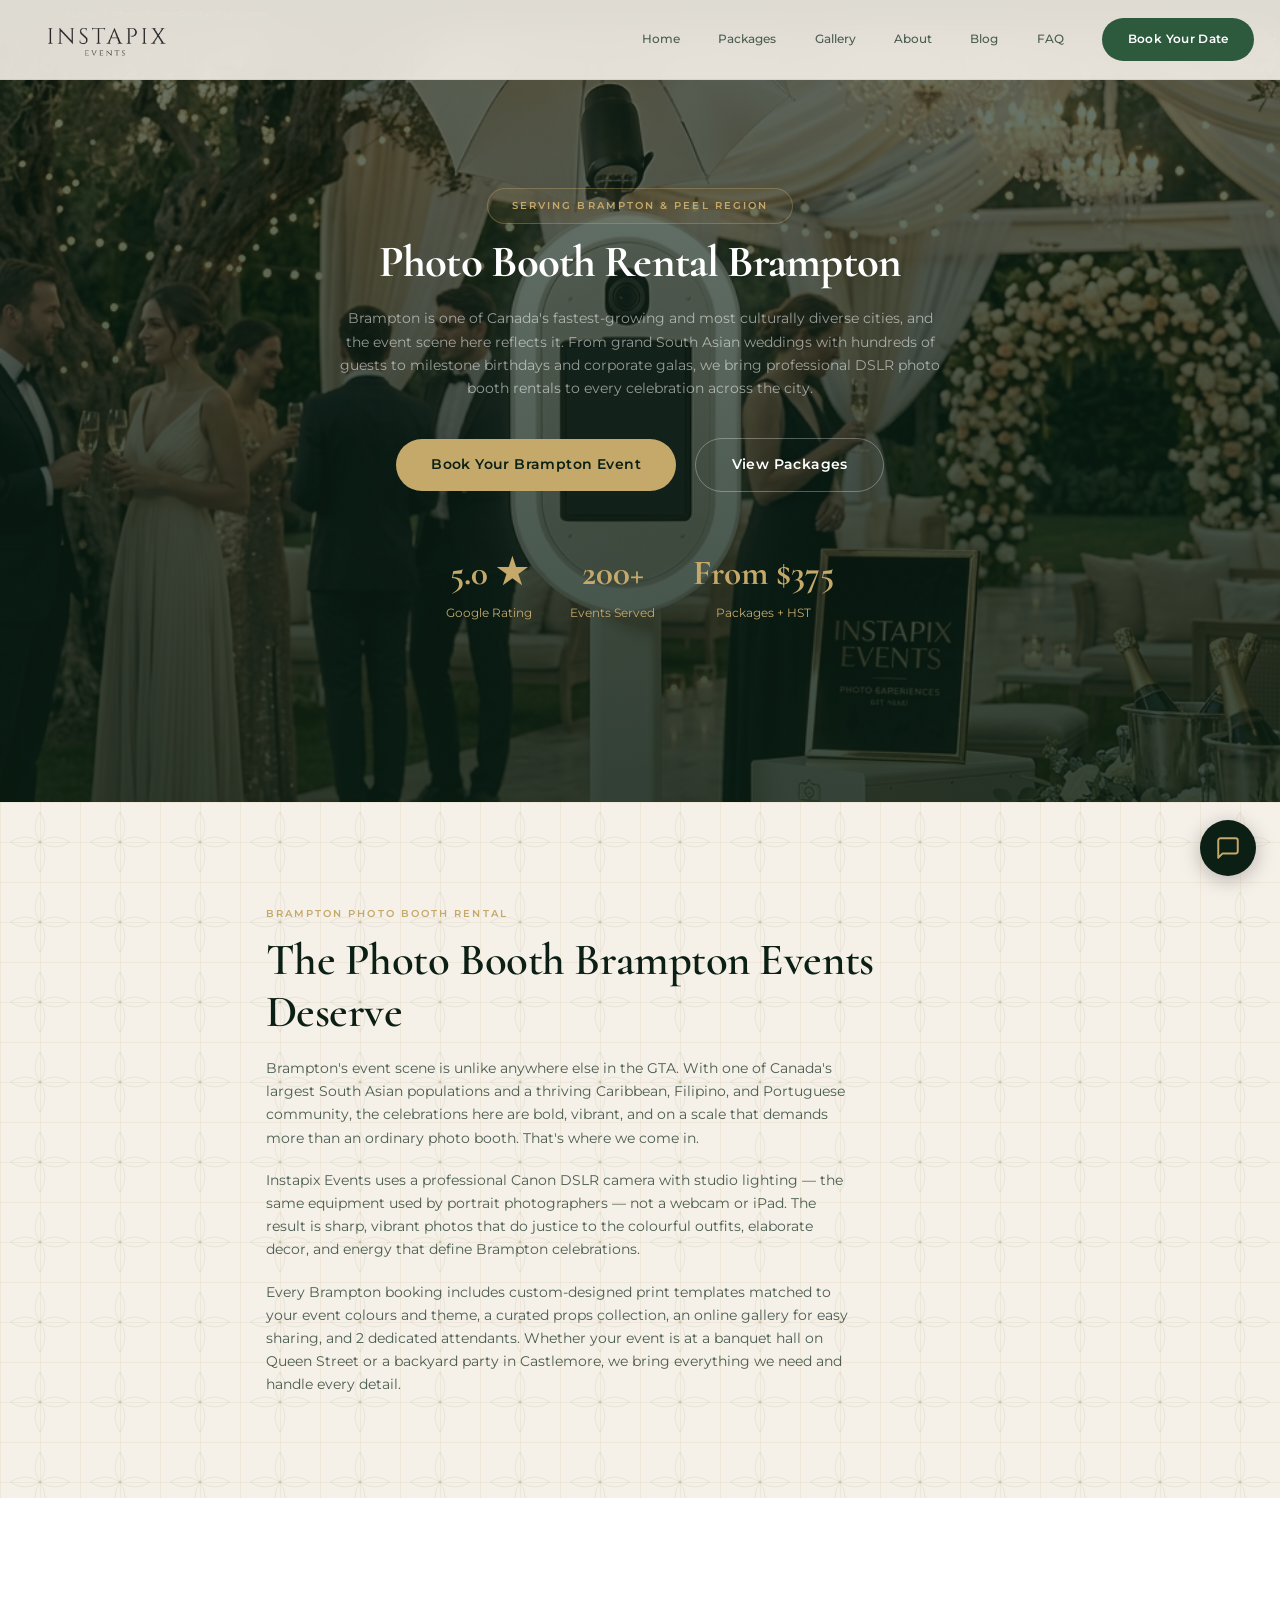
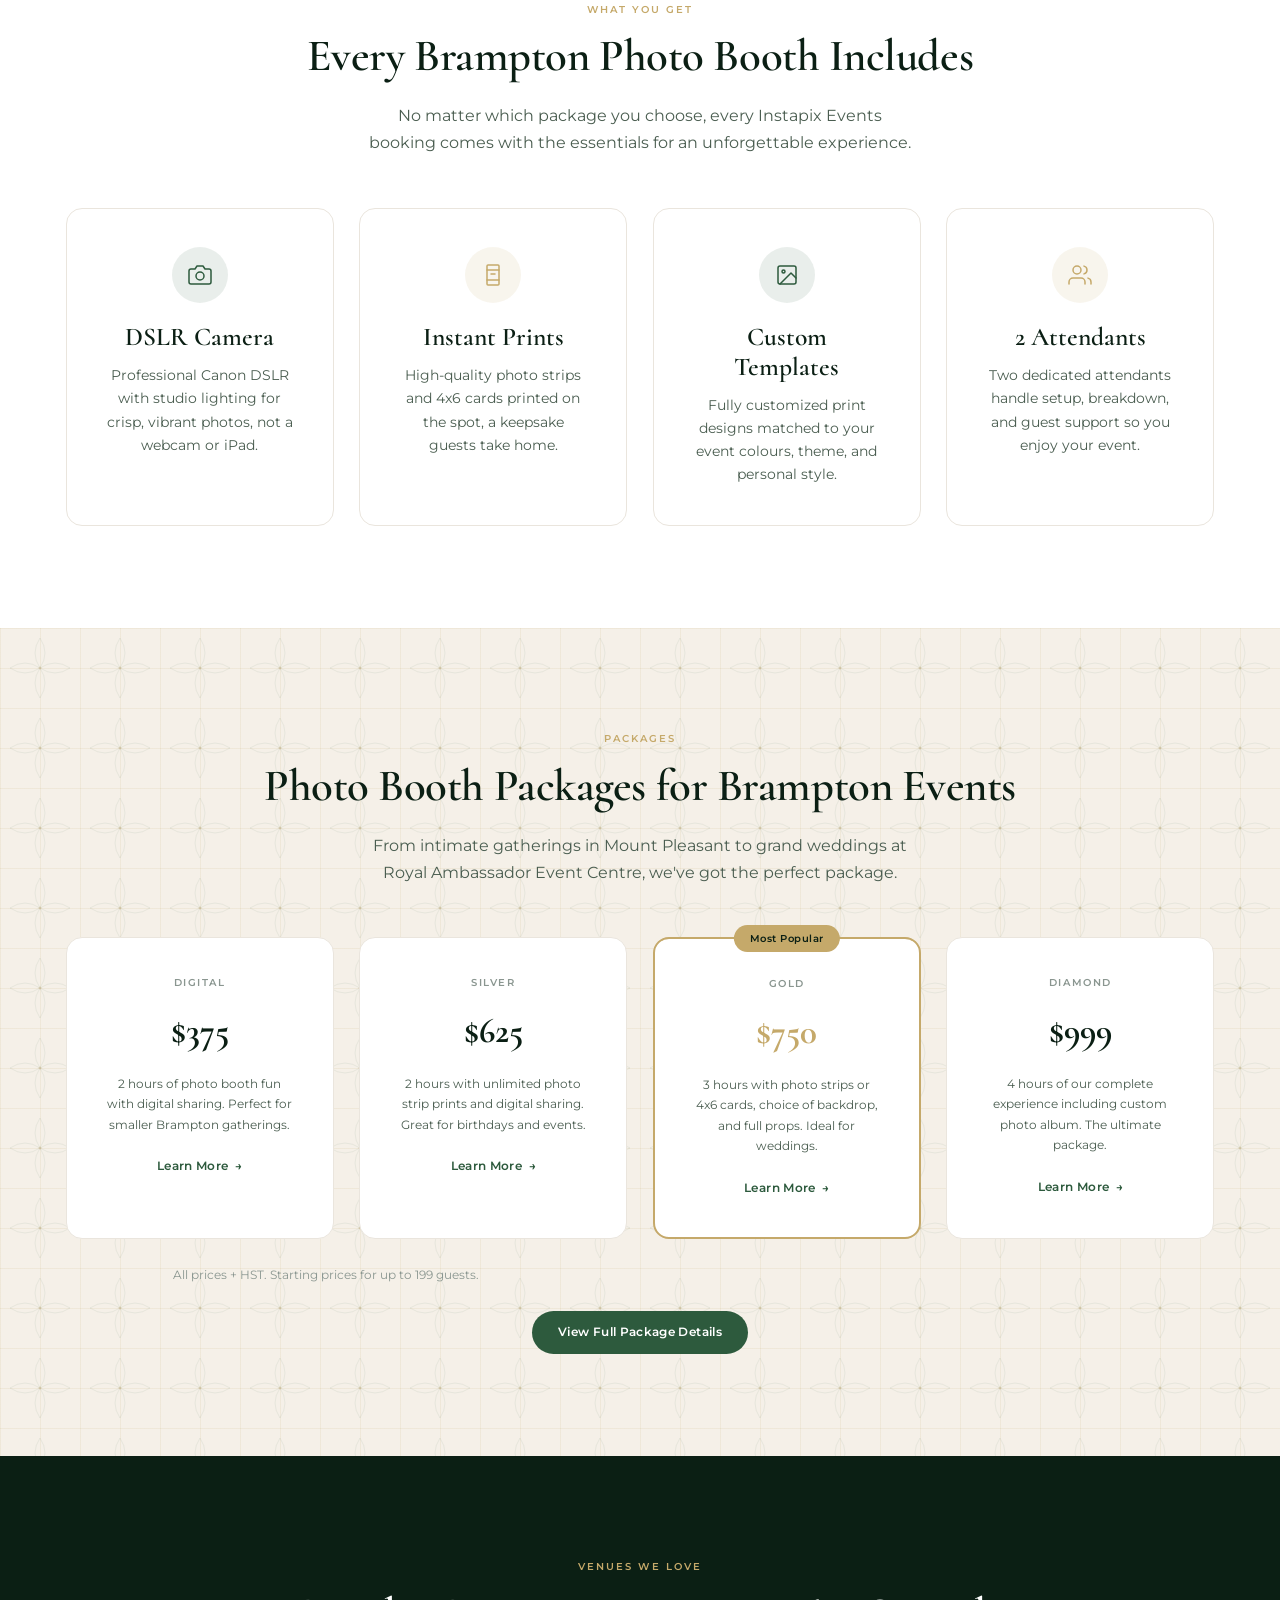
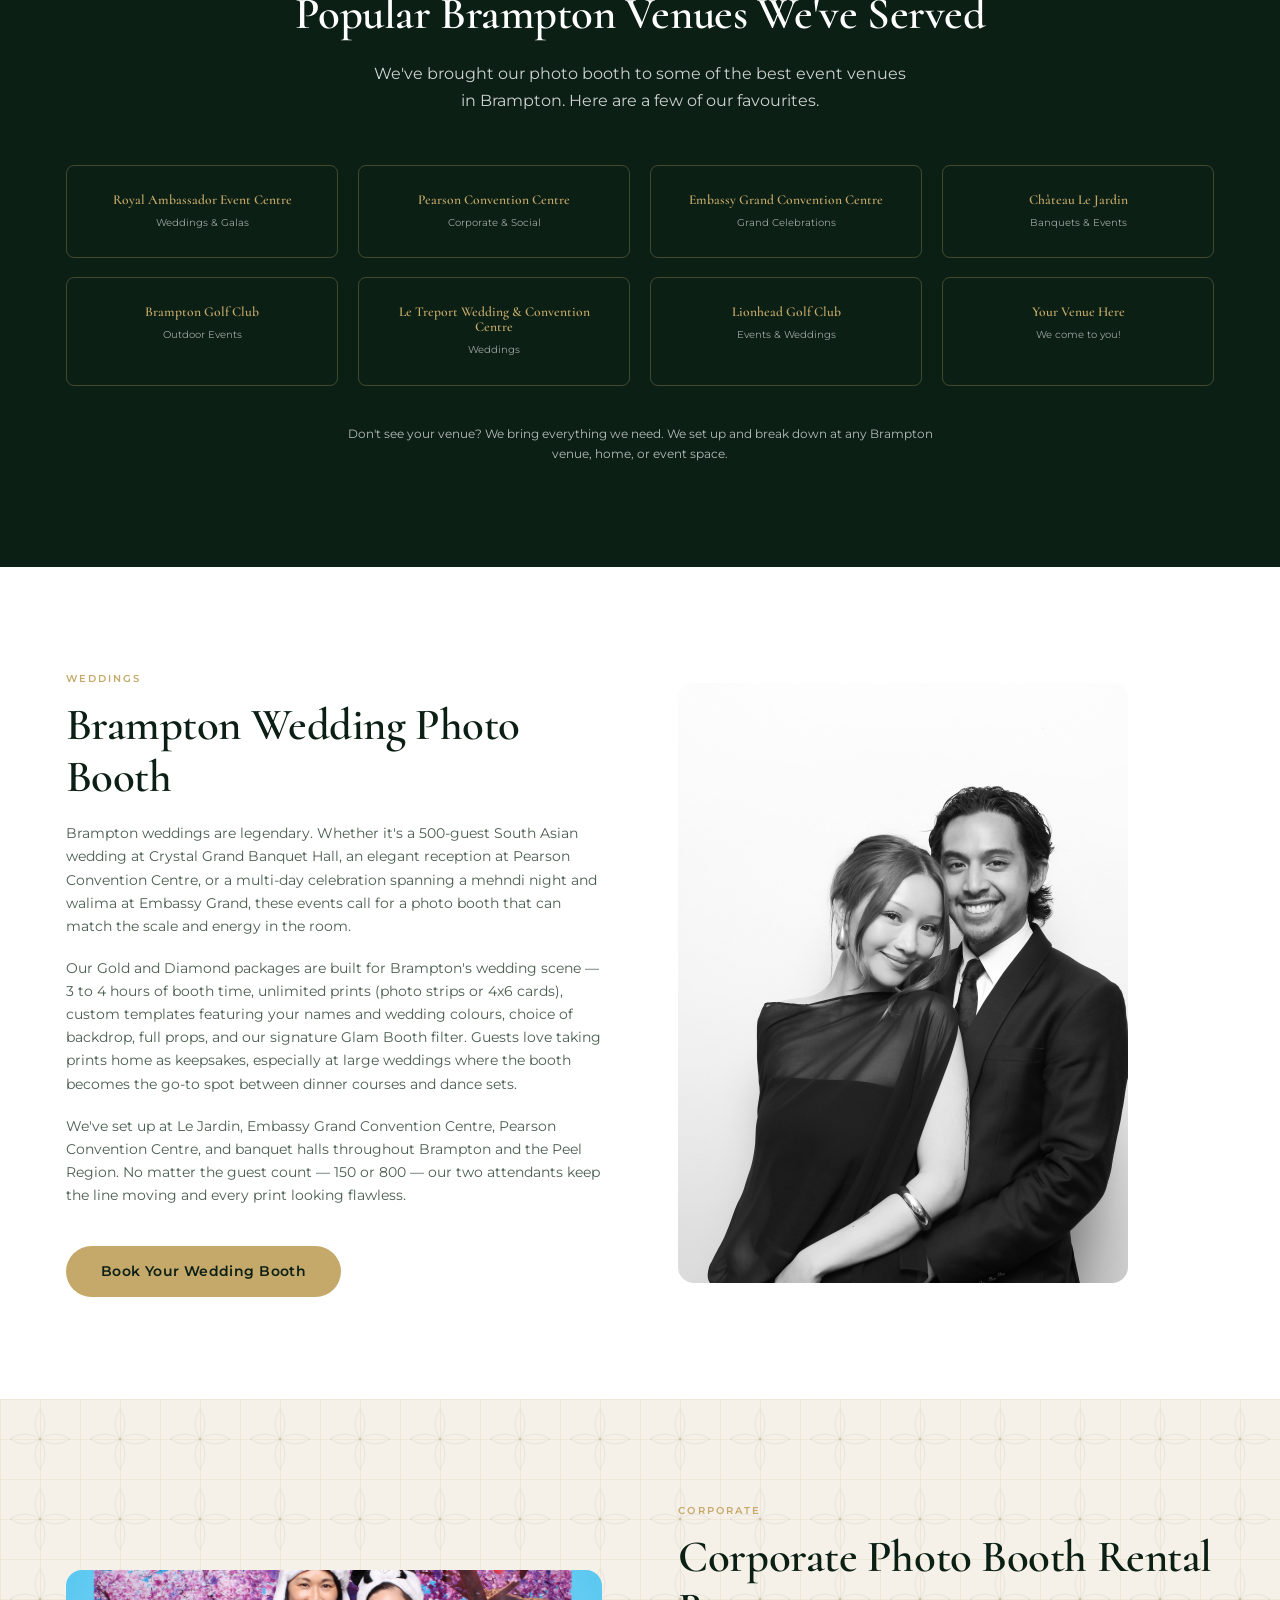
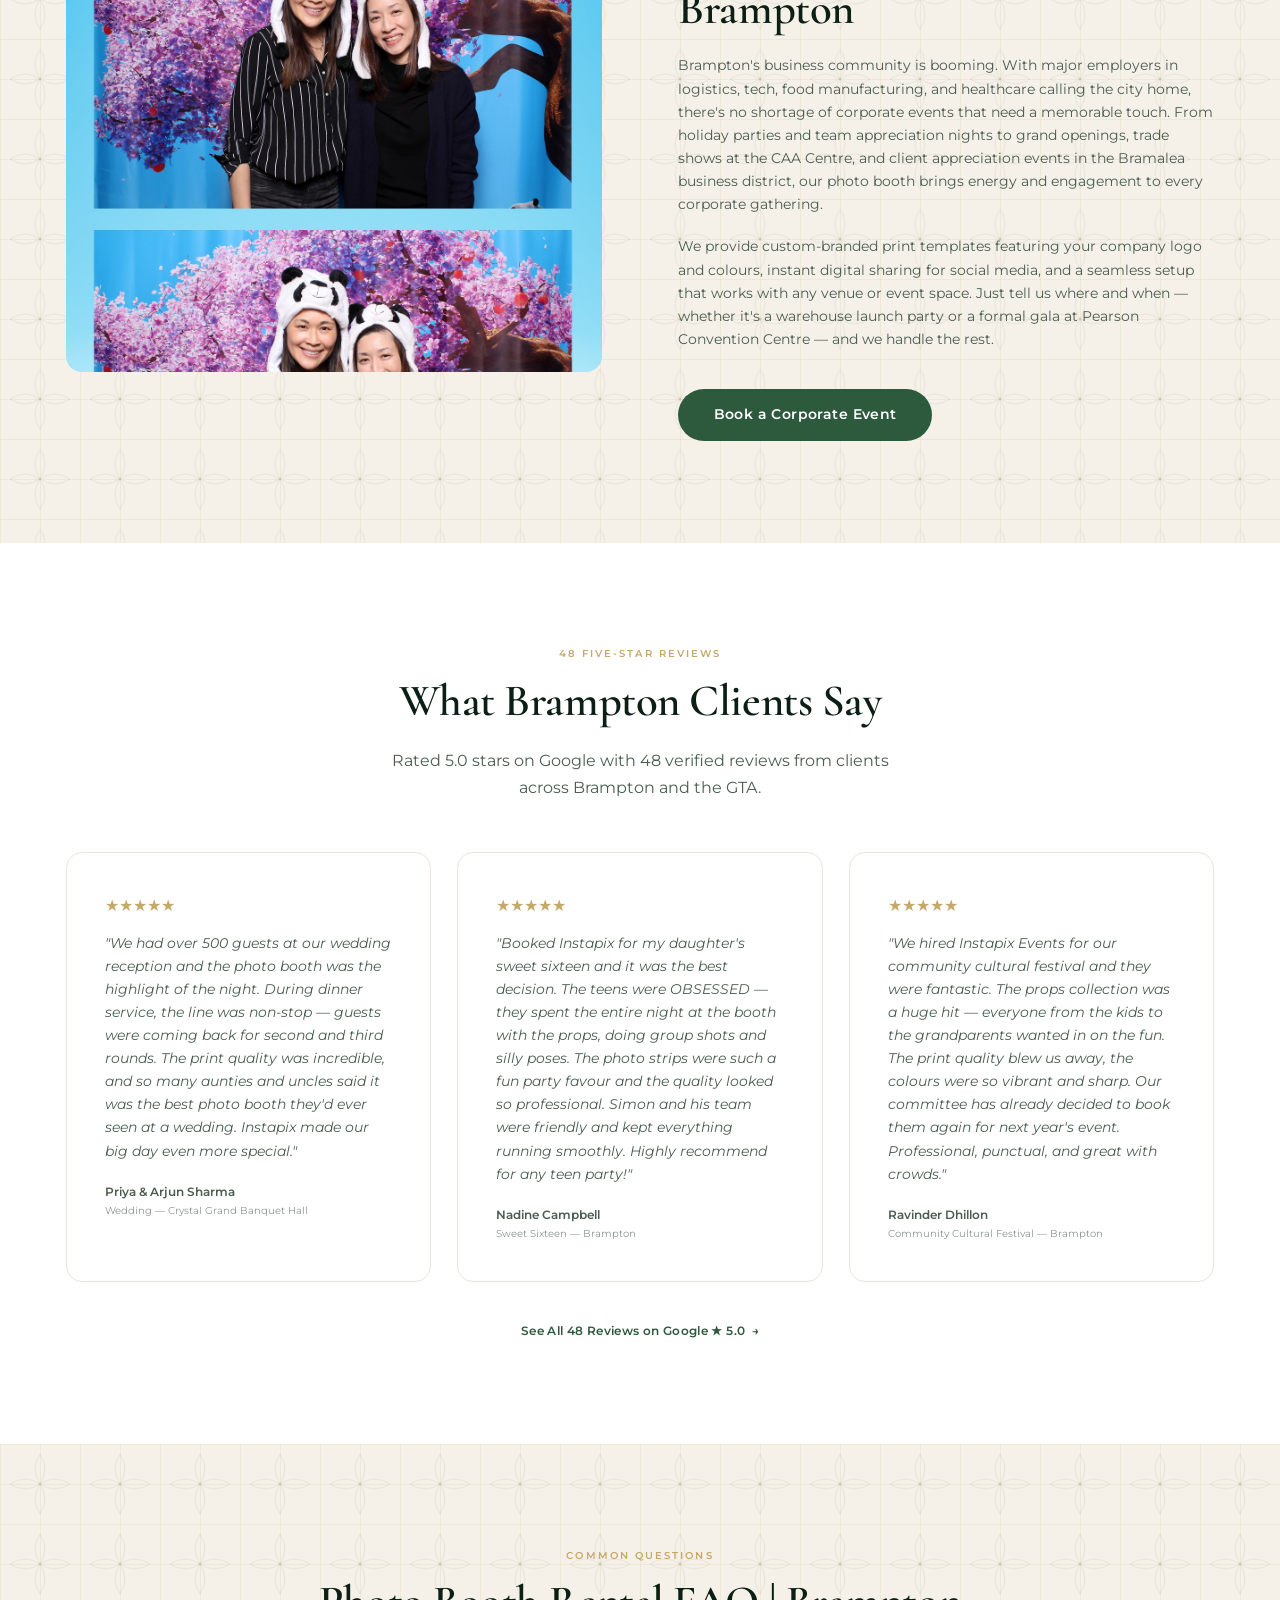
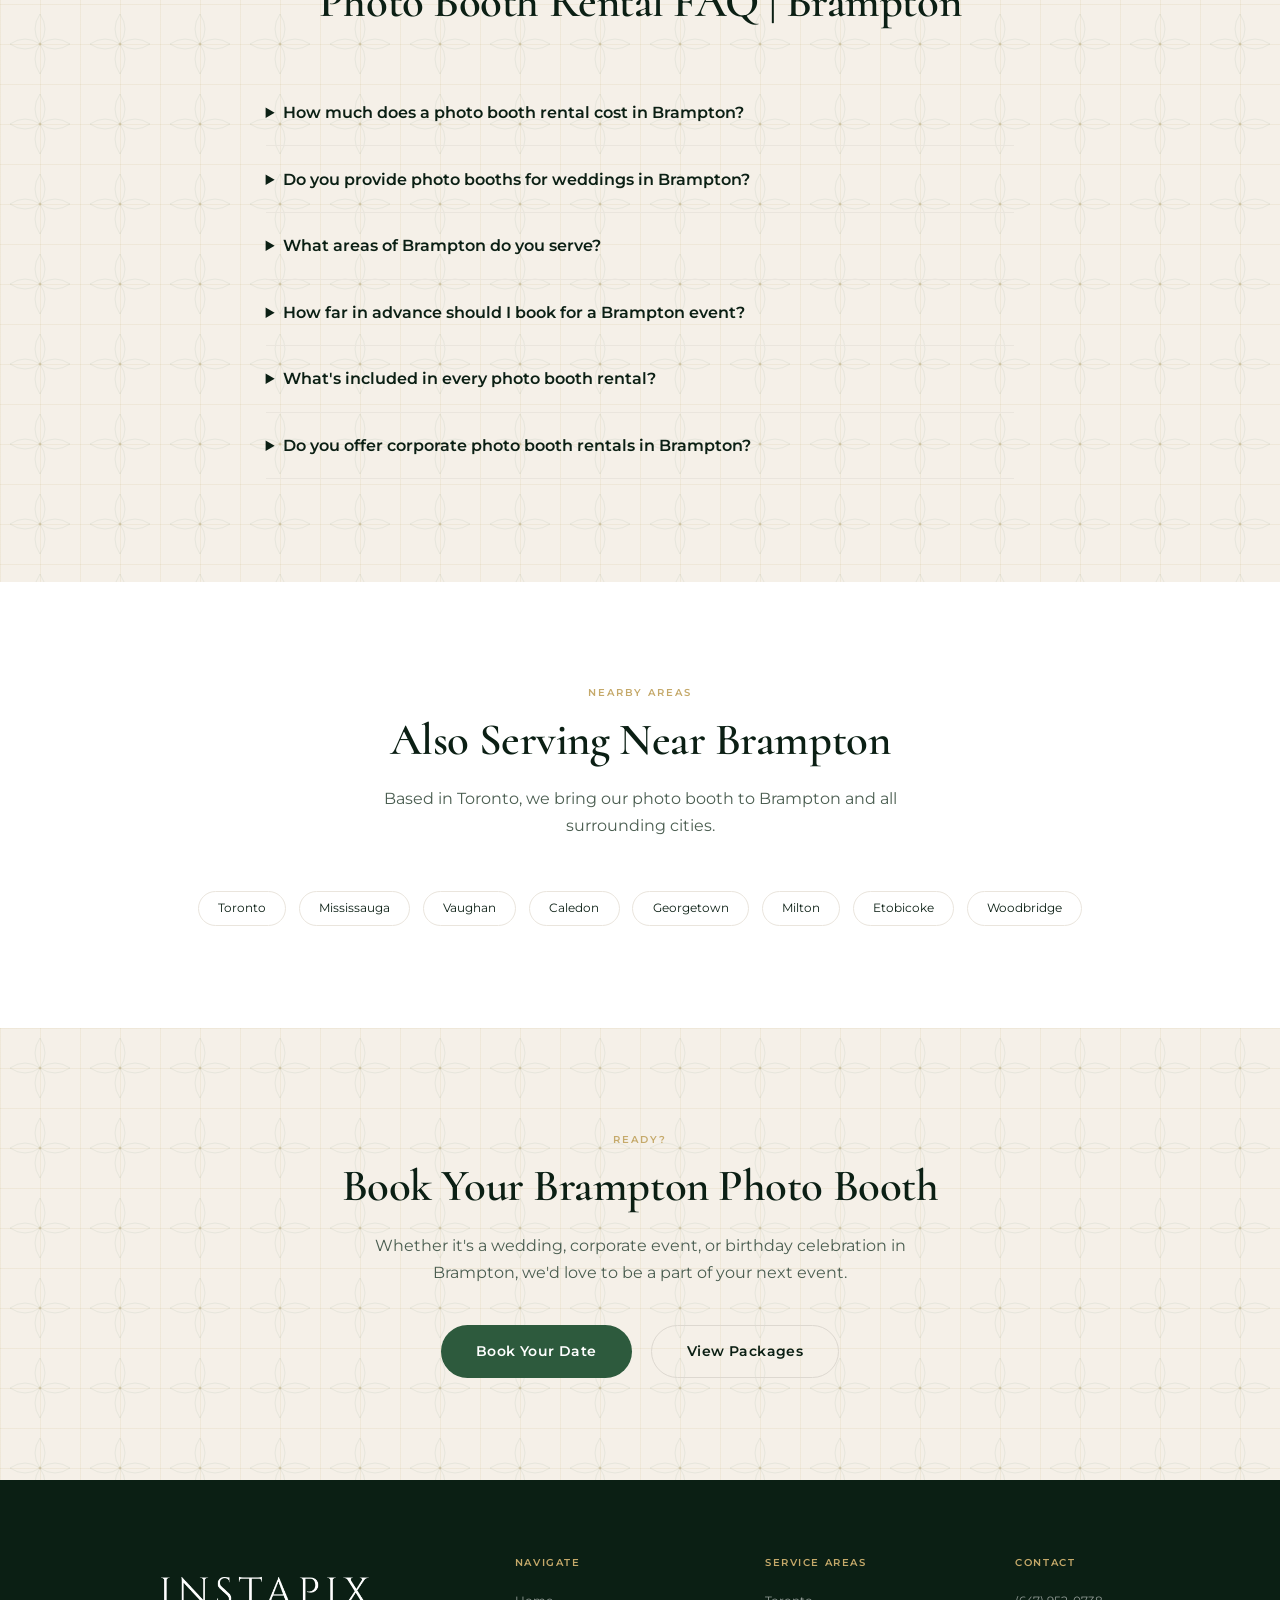
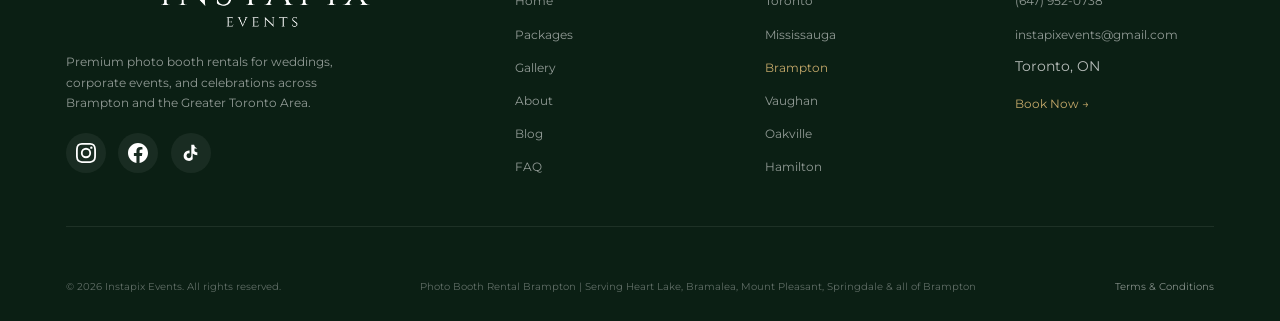
<file: photo-booth-rental-brampton.html>
<!DOCTYPE html>
<html lang="en-CA">
<head>
  <meta charset="UTF-8">
  <meta name="viewport" content="width=device-width, initial-scale=1.0">
  <title>Photo Booth Rental Brampton | Weddings & Events | Instapix Events</title>
  <meta name="description" content="Brampton's top-rated photo booth rental. 5.0 stars on Google. DSLR photo booths for weddings at Royal Ambassador, Pearson Convention Centre, and venues across Heart Lake, Bramalea & Mount Pleasant. Packages from $375 + HST.">
  <meta name="keywords" content="photo booth rental Brampton, photo booth Brampton, wedding photo booth Brampton, corporate photo booth Brampton, birthday photo booth Brampton, photo booth Heart Lake, photo booth Bramalea, photo booth rental near me Brampton, DSLR photo booth Brampton, instant print photo booth Brampton">
  <link rel="canonical" href="https://instapixevents.com/photo-booth-rental-brampton">

  <!-- Open Graph -->
  <meta property="og:title" content="Photo Booth Rental Brampton | Instapix Events">
  <meta property="og:description" content="Brampton's top-rated DSLR photo booth rental. 5.0 stars, 200+ events. Weddings, corporate, birthdays. Packages from $375.">
  <meta property="og:type" content="website">
  <meta property="og:url" content="https://instapixevents.com/photo-booth-rental-brampton">
  <meta property="og:image" content="https://instapixevents.com/assets/Website Preview.png">
  <meta property="og:locale" content="en_CA">
  <meta property="og:site_name" content="Instapix Events">

  <!-- Structured Data — LocalBusiness (Brampton-specific) -->
  <script type="application/ld+json">
  {
    "@context": "https://schema.org",
    "@type": "LocalBusiness",
    "name": "Instapix Events — Photo Booth Rental Brampton",
    "description": "Premium DSLR photo booth rentals in Brampton for weddings, corporate events, birthdays, and celebrations. Serving Heart Lake, Bramalea, Mount Pleasant, Springdale, and all of Brampton.",
    "url": "https://instapixevents.com/photo-booth-rental-brampton",
    "telephone": "+16479520738",
    "email": "instapixevents@gmail.com",
    "image": "https://instapixevents.com/assets/INSTAPIX (Website).png",
    "address": {
      "@type": "PostalAddress",
      "addressLocality": "Toronto",
      "addressRegion": "ON",
      "postalCode": "M3L 2M8",
      "addressCountry": "CA"
    },
    "geo": {
      "@type": "GeoCoordinates",
      "latitude": 43.7315,
      "longitude": -79.7624
    },
    "areaServed": {
      "@type": "City",
      "name": "Brampton",
      "containedInPlace": { "@type": "AdministrativeArea", "name": "Ontario" }
    },
    "aggregateRating": {
      "@type": "AggregateRating",
      "ratingValue": "5.0",
      "reviewCount": "48",
      "bestRating": "5"
    },
    "hasOfferCatalog": {
      "@type": "OfferCatalog",
      "name": "Photo Booth Packages — Brampton",
      "itemListElement": [
        { "@type": "Offer", "name": "Digital Package", "price": "375", "priceCurrency": "CAD" },
        { "@type": "Offer", "name": "Silver Package", "price": "625", "priceCurrency": "CAD" },
        { "@type": "Offer", "name": "Gold Package", "price": "750", "priceCurrency": "CAD" },
        { "@type": "Offer", "name": "Diamond Package", "price": "999", "priceCurrency": "CAD" }
      ]
    },
    "priceRange": "$$"
  }
  </script>

  <!-- Structured Data — FAQ (Brampton-specific) -->
  <script type="application/ld+json">
  {
    "@context": "https://schema.org",
    "@type": "FAQPage",
    "mainEntity": [
      {
        "@type": "Question",
        "name": "How much does a photo booth rental cost in Brampton?",
        "acceptedAnswer": {
          "@type": "Answer",
          "text": "Photo booth rental in Brampton starts at $375 + HST for our Digital package (2 hours, digital sharing). Our most popular wedding package, Gold, starts at $750 and includes 3 hours with unlimited prints. All packages include a professional DSLR camera, studio lighting, props, and 2 attendants."
        }
      },
      {
        "@type": "Question",
        "name": "Do you provide photo booth rentals for weddings in Brampton?",
        "acceptedAnswer": {
          "@type": "Answer",
          "text": "Yes! We've provided photo booths for weddings at venues throughout Brampton including Royal Ambassador Event Centre, Pearson Convention Centre, Embassy Grand Convention Centre, Château Le Jardin, and many more. Our Gold and Diamond packages include custom print templates with your names and wedding date."
        }
      },
      {
        "@type": "Question",
        "name": "What areas of Brampton do you serve?",
        "acceptedAnswer": {
          "@type": "Answer",
          "text": "We serve all of Brampton including Heart Lake, Bramalea, Mount Pleasant, Springdale, Castlemore, Gore Meadows, Bram West, Snelgrove, and surrounding areas. We also serve nearby cities like Mississauga, Vaughan, Caledon, and the entire GTA."
        }
      },
      {
        "@type": "Question",
        "name": "What's included in a Brampton photo booth rental?",
        "acceptedAnswer": {
          "@type": "Answer",
          "text": "Every Instapix Events photo booth rental in Brampton includes a professional Canon DSLR camera, studio lighting, custom-designed print templates, props, an online gallery, and 2 dedicated attendants. Depending on your package, you'll also get unlimited photo strip prints, choice of backdrop, and full props collection."
        }
      }
    ]
  }
  </script>

  <!-- BreadcrumbList -->
  <script type="application/ld+json">
  {
    "@context": "https://schema.org",
    "@type": "BreadcrumbList",
    "itemListElement": [
      { "@type": "ListItem", "position": 1, "name": "Home", "item": "https://instapixevents.com" },
      { "@type": "ListItem", "position": 2, "name": "Photo Booth Rental Brampton", "item": "https://instapixevents.com/photo-booth-rental-brampton" }
    ]
  }
  </script>

  <link rel="stylesheet" href="shared/brand.css">
  <link rel="icon" type="image/png" href="assets/favicon.png">
</head>
<body>

  <!-- Navigation -->
  <nav class="nav">
    <div class="nav__inner">
      <a href="index.html" class="nav__logo">
        <img src="assets/White intapix text logo.png" alt="Instapix Events" style="width:160px;height:auto">
      </a>

      <button class="nav__toggle" aria-label="Toggle menu">
        <span></span><span></span><span></span>
      </button>

      <div class="nav__menu">
        <div class="nav__links">
          <a href="index.html" class="nav__link">Home</a>
          <a href="packages.html" class="nav__link">Packages</a>
          <a href="gallery.html" class="nav__link">Gallery</a>
          <a href="about.html" class="nav__link">About</a>
          <a href="blog.html" class="nav__link">Blog</a>
          <a href="faq.html" class="nav__link">FAQ</a>
        </div>
        <a href="book.html" class="btn btn--primary nav__cta">Book Your Date</a>
      </div>
    </div>
  </nav>

  <!-- Breadcrumb -->
  <div style="background:var(--forest);padding:var(--space-sm) 0;border-bottom:1px solid rgba(255,255,255,0.1)">
    <div class="container" style="font-size:var(--text-xs);color:rgba(255,255,255,0.6)">
      <a href="index.html" style="color:rgba(255,255,255,0.6);text-decoration:none">Home</a>
      <span style="margin:0 var(--space-xs)">/</span>
      <span style="color:var(--gold)">Photo Booth Rental Brampton</span>
    </div>
  </div>

  <!-- Hero -->
  <section class="hero" style="min-height:60vh">
    <div class="hero__bg">
      <img src="assets/Hero Page photo/Gemini_Generated_Image_b4xyiqb4xyiqb4xy.png" alt="Instapix Events photo booth at a Brampton wedding" loading="eager" style="object-position:center 30%">
      <div class="hero__overlay"></div>
    </div>

    <div class="container">
      <div class="hero__content fade-in">
        <span class="hero__badge">Serving Brampton & Peel Region</span>
        <h1 style="font-family:var(--font-heading);font-size:clamp(2rem,5vw,3.5rem);font-weight:700;color:var(--white);margin-bottom:var(--space-lg)">Photo Booth Rental Brampton</h1>
        <p class="hero__subtitle">Brampton is one of Canada's fastest-growing and most culturally diverse cities, and the event scene here reflects it. From grand South Asian weddings with hundreds of guests to milestone birthdays and corporate galas, we bring professional DSLR photo booth rentals to every celebration across the city.</p>

        <div class="hero__actions" style="margin-top:var(--space-2xl)">
          <a href="book.html" class="btn btn--gold btn--lg">Book Your Brampton Event</a>
          <a href="packages.html" class="btn btn--outline-white btn--lg">View Packages</a>
        </div>

        <div style="display:flex;gap:var(--space-2xl);justify-content:center;margin-top:var(--space-3xl);flex-wrap:wrap">
          <div style="text-align:center">
            <div style="font-family:var(--font-heading);font-size:var(--text-3xl);font-weight:700;color:var(--gold)">5.0 &#9733;</div>
            <p style="font-size:var(--text-sm);color:var(--gold)">Google Rating</p>
          </div>
          <div style="text-align:center">
            <div style="font-family:var(--font-heading);font-size:var(--text-3xl);font-weight:700;color:var(--gold)">200+</div>
            <p style="font-size:var(--text-sm);color:var(--gold)">Events Served</p>
          </div>
          <div style="text-align:center">
            <div style="font-family:var(--font-heading);font-size:var(--text-3xl);font-weight:700;color:var(--gold)">From $375</div>
            <p style="font-size:var(--text-sm);color:var(--gold)">Packages + HST</p>
          </div>
        </div>
      </div>
    </div>
  </section>

  <!-- Intro / Why Brampton -->
  <section class="section--cream">
    <div class="container" style="max-width:800px">
      <span class="section-label">Brampton Photo Booth Rental</span>
      <h2 class="section-title">The Photo Booth Brampton Events Deserve</h2>
      <p style="margin-bottom:var(--space-lg)">Brampton's event scene is unlike anywhere else in the GTA. With one of Canada's largest South Asian populations and a thriving Caribbean, Filipino, and Portuguese community, the celebrations here are bold, vibrant, and on a scale that demands more than an ordinary photo booth. That's where we come in.</p>
      <p style="margin-bottom:var(--space-lg)">Instapix Events uses a professional Canon DSLR camera with studio lighting — the same equipment used by portrait photographers — not a webcam or iPad. The result is sharp, vibrant photos that do justice to the colourful outfits, elaborate decor, and energy that define Brampton celebrations.</p>
      <p>Every Brampton booking includes custom-designed print templates matched to your event colours and theme, a curated props collection, an online gallery for easy sharing, and 2 dedicated attendants. Whether your event is at a banquet hall on Queen Street or a backyard party in Castlemore, we bring everything we need and handle every detail.</p>
    </div>
  </section>

  <!-- What's Included -->
  <section>
    <div class="container text-center">
      <span class="section-label">What You Get</span>
      <h2 class="section-title">Every Brampton Photo Booth Includes</h2>
      <p class="section-subtitle mx-auto" style="margin-bottom:var(--space-3xl)">No matter which package you choose, every Instapix Events booking comes with the essentials for an unforgettable experience.</p>

      <div class="grid grid--4 stagger">
        <div class="card">
          <div style="width:56px;height:56px;border-radius:50%;background:var(--emerald-light);display:flex;align-items:center;justify-content:center;margin:0 auto var(--space-lg)">
            <svg width="24" height="24" viewBox="0 0 24 24" fill="none" stroke="var(--emerald)" stroke-width="1.5" stroke-linecap="round" stroke-linejoin="round"><path d="M23 19a2 2 0 0 1-2 2H3a2 2 0 0 1-2-2V8a2 2 0 0 1 2-2h4l2-3h6l2 3h4a2 2 0 0 1 2 2z"/><circle cx="12" cy="13" r="4"/></svg>
          </div>
          <h4>DSLR Camera</h4>
          <p style="margin-top:var(--space-md);margin-left:auto;margin-right:auto">Professional Canon DSLR with studio lighting for crisp, vibrant photos, not a webcam or iPad.</p>
        </div>

        <div class="card">
          <div style="width:56px;height:56px;border-radius:50%;background:var(--gold-light);display:flex;align-items:center;justify-content:center;margin:0 auto var(--space-lg)">
            <svg width="24" height="24" viewBox="0 0 24 24" fill="none" stroke="var(--gold)" stroke-width="1.5" stroke-linecap="round" stroke-linejoin="round"><rect x="6" y="2" width="12" height="20" rx="1"/><path d="M6 7h12"/><path d="M6 17h12"/><path d="M10 11h4"/></svg>
          </div>
          <h4>Instant Prints</h4>
          <p style="margin-top:var(--space-md);margin-left:auto;margin-right:auto">High-quality photo strips and 4x6 cards printed on the spot, a keepsake guests take home.</p>
        </div>

        <div class="card">
          <div style="width:56px;height:56px;border-radius:50%;background:var(--emerald-light);display:flex;align-items:center;justify-content:center;margin:0 auto var(--space-lg)">
            <svg width="24" height="24" viewBox="0 0 24 24" fill="none" stroke="var(--emerald)" stroke-width="1.5" stroke-linecap="round" stroke-linejoin="round"><rect x="3" y="3" width="18" height="18" rx="2" ry="2"/><circle cx="8.5" cy="8.5" r="1.5"/><polyline points="21 15 16 10 5 21"/></svg>
          </div>
          <h4>Custom Templates</h4>
          <p style="margin-top:var(--space-md);margin-left:auto;margin-right:auto">Fully customized print designs matched to your event colours, theme, and personal style.</p>
        </div>

        <div class="card">
          <div style="width:56px;height:56px;border-radius:50%;background:var(--gold-light);display:flex;align-items:center;justify-content:center;margin:0 auto var(--space-lg)">
            <svg width="24" height="24" viewBox="0 0 24 24" fill="none" stroke="var(--gold)" stroke-width="1.5" stroke-linecap="round" stroke-linejoin="round"><path d="M17 21v-2a4 4 0 0 0-4-4H5a4 4 0 0 0-4 4v2"/><circle cx="9" cy="7" r="4"/><path d="M23 21v-2a4 4 0 0 0-3-3.87"/><path d="M16 3.13a4 4 0 0 1 0 7.75"/></svg>
          </div>
          <h4>2 Attendants</h4>
          <p style="margin-top:var(--space-md);margin-left:auto;margin-right:auto">Two dedicated attendants handle setup, breakdown, and guest support so you enjoy your event.</p>
        </div>
      </div>
    </div>
  </section>

  <!-- Packages Preview -->
  <section class="section--cream">
    <div class="container text-center">
      <span class="section-label">Packages</span>
      <h2 class="section-title">Photo Booth Packages for Brampton Events</h2>
      <p class="section-subtitle mx-auto" style="margin-bottom:var(--space-3xl)">From intimate gatherings in Mount Pleasant to grand weddings at Royal Ambassador Event Centre, we've got the perfect package.</p>

      <div class="grid grid--4 stagger">
        <div class="card text-center">
          <h5 style="color:var(--text-muted);text-transform:uppercase;letter-spacing:0.15em;font-family:var(--font-body);font-size:var(--text-xs)">Digital</h5>
          <div style="font-family:var(--font-heading);font-size:var(--text-3xl);font-weight:700;margin:var(--space-md) 0;color:var(--forest)">$375</div>
          <p style="font-size:var(--text-sm);margin-bottom:var(--space-lg);margin-left:auto;margin-right:auto">2 hours of photo booth fun with digital sharing. Perfect for smaller Brampton gatherings.</p>
          <a href="packages.html" class="btn btn--ghost">Learn More</a>
        </div>

        <div class="card text-center">
          <h5 style="color:var(--text-muted);text-transform:uppercase;letter-spacing:0.15em;font-family:var(--font-body);font-size:var(--text-xs)">Silver</h5>
          <div style="font-family:var(--font-heading);font-size:var(--text-3xl);font-weight:700;margin:var(--space-md) 0;color:var(--forest)">$625</div>
          <p style="font-size:var(--text-sm);margin-bottom:var(--space-lg);margin-left:auto;margin-right:auto">2 hours with unlimited photo strip prints and digital sharing. Great for birthdays and events.</p>
          <a href="packages.html" class="btn btn--ghost">Learn More</a>
        </div>

        <div class="card card--featured text-center">
          <h5 style="color:var(--text-muted);text-transform:uppercase;letter-spacing:0.15em;font-family:var(--font-body);font-size:var(--text-xs)">Gold</h5>
          <div style="font-family:var(--font-heading);font-size:var(--text-3xl);font-weight:700;margin:var(--space-md) 0;color:var(--gold)">$750</div>
          <p style="font-size:var(--text-sm);margin-bottom:var(--space-lg);margin-left:auto;margin-right:auto">3 hours with photo strips or 4x6 cards, choice of backdrop, and full props. Ideal for weddings.</p>
          <a href="packages.html" class="btn btn--ghost">Learn More</a>
        </div>

        <div class="card text-center">
          <h5 style="color:var(--text-muted);text-transform:uppercase;letter-spacing:0.15em;font-family:var(--font-body);font-size:var(--text-xs)">Diamond</h5>
          <div style="font-family:var(--font-heading);font-size:var(--text-3xl);font-weight:700;margin:var(--space-md) 0;color:var(--forest)">$999</div>
          <p style="font-size:var(--text-sm);margin-bottom:var(--space-lg);margin-left:auto;margin-right:auto">4 hours of our complete experience including custom photo album. The ultimate package.</p>
          <a href="packages.html" class="btn btn--ghost">Learn More</a>
        </div>
      </div>

      <p style="font-size:var(--text-sm);color:var(--text-muted);margin-top:var(--space-xl)">All prices + HST. Starting prices for up to 199 guests.</p>
      <a href="packages.html" class="btn btn--primary" style="margin-top:var(--space-xl)">View Full Package Details</a>
    </div>
  </section>

  <!-- Popular Brampton Venues -->
  <section class="section--forest">
    <div class="container text-center">
      <span class="section-label">Venues We Love</span>
      <h2 style="margin-bottom:var(--space-lg)">Popular Brampton Venues We've Served</h2>
      <p class="section-subtitle mx-auto" style="margin-bottom:var(--space-3xl);color:rgba(255,255,255,0.8)">We've brought our photo booth to some of the best event venues in Brampton. Here are a few of our favourites.</p>

      <div style="display:grid;grid-template-columns:repeat(auto-fill,minmax(220px,1fr));gap:var(--space-lg)">
        <div style="padding:var(--space-xl);border:1px solid rgba(197,169,106,0.3);border-radius:var(--border-radius);text-align:center">
          <h4 style="color:var(--gold);font-size:var(--text-base);margin-bottom:var(--space-sm)">Royal Ambassador Event Centre</h4>
          <p style="font-size:var(--text-xs);color:rgba(255,255,255,0.6)">Weddings & Galas</p>
        </div>
        <div style="padding:var(--space-xl);border:1px solid rgba(197,169,106,0.3);border-radius:var(--border-radius);text-align:center">
          <h4 style="color:var(--gold);font-size:var(--text-base);margin-bottom:var(--space-sm)">Pearson Convention Centre</h4>
          <p style="font-size:var(--text-xs);color:rgba(255,255,255,0.6)">Corporate & Social</p>
        </div>
        <div style="padding:var(--space-xl);border:1px solid rgba(197,169,106,0.3);border-radius:var(--border-radius);text-align:center">
          <h4 style="color:var(--gold);font-size:var(--text-base);margin-bottom:var(--space-sm)">Embassy Grand Convention Centre</h4>
          <p style="font-size:var(--text-xs);color:rgba(255,255,255,0.6)">Grand Celebrations</p>
        </div>
        <div style="padding:var(--space-xl);border:1px solid rgba(197,169,106,0.3);border-radius:var(--border-radius);text-align:center">
          <h4 style="color:var(--gold);font-size:var(--text-base);margin-bottom:var(--space-sm)">Ch&acirc;teau Le Jardin</h4>
          <p style="font-size:var(--text-xs);color:rgba(255,255,255,0.6)">Banquets & Events</p>
        </div>
        <div style="padding:var(--space-xl);border:1px solid rgba(197,169,106,0.3);border-radius:var(--border-radius);text-align:center">
          <h4 style="color:var(--gold);font-size:var(--text-base);margin-bottom:var(--space-sm)">Brampton Golf Club</h4>
          <p style="font-size:var(--text-xs);color:rgba(255,255,255,0.6)">Outdoor Events</p>
        </div>
        <div style="padding:var(--space-xl);border:1px solid rgba(197,169,106,0.3);border-radius:var(--border-radius);text-align:center">
          <h4 style="color:var(--gold);font-size:var(--text-base);margin-bottom:var(--space-sm)">Le Treport Wedding & Convention Centre</h4>
          <p style="font-size:var(--text-xs);color:rgba(255,255,255,0.6)">Weddings</p>
        </div>
        <div style="padding:var(--space-xl);border:1px solid rgba(197,169,106,0.3);border-radius:var(--border-radius);text-align:center">
          <h4 style="color:var(--gold);font-size:var(--text-base);margin-bottom:var(--space-sm)">Lionhead Golf Club</h4>
          <p style="font-size:var(--text-xs);color:rgba(255,255,255,0.6)">Events & Weddings</p>
        </div>
        <div style="padding:var(--space-xl);border:1px solid rgba(197,169,106,0.3);border-radius:var(--border-radius);text-align:center">
          <h4 style="color:var(--gold);font-size:var(--text-base);margin-bottom:var(--space-sm)">Your Venue Here</h4>
          <p style="font-size:var(--text-xs);color:rgba(255,255,255,0.6)">We come to you!</p>
        </div>
      </div>

      <p style="font-size:var(--text-sm);color:rgba(255,255,255,0.7);margin-top:var(--space-2xl);max-width:600px;margin-left:auto;margin-right:auto">Don't see your venue? We bring everything we need. We set up and break down at any Brampton venue, home, or event space.</p>
    </div>
  </section>

  <!-- Weddings in Brampton -->
  <section>
    <div class="container" style="display:grid;grid-template-columns:1fr 1fr;gap:var(--space-4xl);align-items:center">
      <div class="fade-in-left">
        <span class="section-label">Weddings</span>
        <h2 style="margin-bottom:var(--space-lg)">Brampton Wedding Photo Booth</h2>
        <p style="margin-bottom:var(--space-lg)">Brampton weddings are legendary. Whether it's a 500-guest South Asian wedding at Crystal Grand Banquet Hall, an elegant reception at Pearson Convention Centre, or a multi-day celebration spanning a mehndi night and walima at Embassy Grand, these events call for a photo booth that can match the scale and energy in the room.</p>
        <p style="margin-bottom:var(--space-lg)">Our Gold and Diamond packages are built for Brampton's wedding scene — 3 to 4 hours of booth time, unlimited prints (photo strips or 4x6 cards), custom templates featuring your names and wedding colours, choice of backdrop, full props, and our signature Glam Booth filter. Guests love taking prints home as keepsakes, especially at large weddings where the booth becomes the go-to spot between dinner courses and dance sets.</p>
        <p style="margin-bottom:var(--space-2xl)">We've set up at Le Jardin, Embassy Grand Convention Centre, Pearson Convention Centre, and banquet halls throughout Brampton and the Peel Region. No matter the guest count — 150 or 800 — our two attendants keep the line moving and every print looking flawless.</p>
        <a href="book.html" class="btn btn--gold btn--lg">Book Your Wedding Booth</a>
      </div>
      <div class="fade-in-right" style="aspect-ratio:3/4;border-radius:var(--border-radius-lg);overflow:hidden;max-height:600px">
        <img src="assets/Photobooth photos/Guest wont stop.jfif" alt="Wedding photo booth moment in Brampton" loading="lazy" style="width:100%;height:100%;object-fit:cover">
      </div>
    </div>
  </section>

  <!-- Corporate Events -->
  <section class="section--cream">
    <div class="container" style="display:grid;grid-template-columns:1fr 1fr;gap:var(--space-4xl);align-items:center">
      <div style="aspect-ratio:4/3;border-radius:var(--border-radius-lg);overflow:hidden">
        <img src="assets/Photobooth photos/2024-03-07_184639225.jpg" alt="Corporate photo booth event in Brampton" loading="lazy" style="width:100%;height:100%;object-fit:cover">
      </div>
      <div>
        <span class="section-label">Corporate</span>
        <h2 style="margin-bottom:var(--space-lg)">Corporate Photo Booth Rental Brampton</h2>
        <p style="margin-bottom:var(--space-lg)">Brampton's business community is booming. With major employers in logistics, tech, food manufacturing, and healthcare calling the city home, there's no shortage of corporate events that need a memorable touch. From holiday parties and team appreciation nights to grand openings, trade shows at the CAA Centre, and client appreciation events in the Bramalea business district, our photo booth brings energy and engagement to every corporate gathering.</p>
        <p style="margin-bottom:var(--space-2xl)">We provide custom-branded print templates featuring your company logo and colours, instant digital sharing for social media, and a seamless setup that works with any venue or event space. Just tell us where and when — whether it's a warehouse launch party or a formal gala at Pearson Convention Centre — and we handle the rest.</p>
        <a href="book.html" class="btn btn--primary btn--lg">Book a Corporate Event</a>
      </div>
    </div>
  </section>

  <!-- Testimonials -->
  <section>
    <div class="container text-center">
      <span class="section-label">48 Five-Star Reviews</span>
      <h2 class="section-title">What Brampton Clients Say</h2>
      <p class="section-subtitle mx-auto" style="margin-bottom:var(--space-3xl)">Rated 5.0 stars on Google with 48 verified reviews from clients across Brampton and the GTA.</p>

      <div class="grid grid--3 stagger">
        <div class="card" style="text-align:left">
          <div style="color:var(--gold);font-size:var(--text-lg);margin-bottom:var(--space-md)">&#9733;&#9733;&#9733;&#9733;&#9733;</div>
          <p style="font-style:italic;margin-bottom:var(--space-lg)">"We had over 500 guests at our wedding reception and the photo booth was the highlight of the night. During dinner service, the line was non-stop — guests were coming back for second and third rounds. The print quality was incredible, and so many aunties and uncles said it was the best photo booth they'd ever seen at a wedding. Instapix made our big day even more special."</p>
          <p style="font-weight:600;font-size:var(--text-sm)">Priya &amp; Arjun Sharma</p>
          <p style="font-size:var(--text-xs);color:var(--text-muted)">Wedding — Crystal Grand Banquet Hall</p>
        </div>

        <div class="card" style="text-align:left">
          <div style="color:var(--gold);font-size:var(--text-lg);margin-bottom:var(--space-md)">&#9733;&#9733;&#9733;&#9733;&#9733;</div>
          <p style="font-style:italic;margin-bottom:var(--space-lg)">"Booked Instapix for my daughter's sweet sixteen and it was the best decision. The teens were OBSESSED — they spent the entire night at the booth with the props, doing group shots and silly poses. The photo strips were such a fun party favour and the quality looked so professional. Simon and his team were friendly and kept everything running smoothly. Highly recommend for any teen party!"</p>
          <p style="font-weight:600;font-size:var(--text-sm)">Nadine Campbell</p>
          <p style="font-size:var(--text-xs);color:var(--text-muted)">Sweet Sixteen — Brampton</p>
        </div>

        <div class="card" style="text-align:left">
          <div style="color:var(--gold);font-size:var(--text-lg);margin-bottom:var(--space-md)">&#9733;&#9733;&#9733;&#9733;&#9733;</div>
          <p style="font-style:italic;margin-bottom:var(--space-lg)">"We hired Instapix Events for our community cultural festival and they were fantastic. The props collection was a huge hit — everyone from the kids to the grandparents wanted in on the fun. The print quality blew us away, the colours were so vibrant and sharp. Our committee has already decided to book them again for next year's event. Professional, punctual, and great with crowds."</p>
          <p style="font-weight:600;font-size:var(--text-sm)">Ravinder Dhillon</p>
          <p style="font-size:var(--text-xs);color:var(--text-muted)">Community Cultural Festival — Brampton</p>
        </div>
      </div>

      <a href="https://g.page/instapixevents" target="_blank" rel="noopener" class="btn btn--ghost" style="margin-top:var(--space-2xl)">See All 48 Reviews on Google &#9733; 5.0</a>
    </div>
  </section>

  <!-- FAQ Section -->
  <section class="section--cream">
    <div class="container" style="max-width:800px">
      <span class="section-label text-center" style="display:block">Common Questions</span>
      <h2 class="section-title text-center">Photo Booth Rental FAQ | Brampton</h2>

      <div style="margin-top:var(--space-3xl)">
        <details style="border-bottom:1px solid var(--border-light);padding:var(--space-lg) 0">
          <summary style="cursor:pointer;font-weight:600;font-size:var(--text-lg)">How much does a photo booth rental cost in Brampton?</summary>
          <p style="margin-top:var(--space-md);color:var(--text-muted)">Our packages start at $375 + HST for the Digital package (2 hours, digital sharing), which works well for smaller Brampton house parties and community gatherings. The Silver package starts at $625 with unlimited photo strip prints. Our most popular choice for Brampton weddings is the Gold package, starting at $750 with 3 hours and both photo strips and 4x6 cards — ideal for the large-scale receptions common at venues like Crystal Grand and Embassy Grand. The Diamond package starts at $999 with 4 hours and a custom photo album.</p>
        </details>

        <details style="border-bottom:1px solid var(--border-light);padding:var(--space-lg) 0">
          <summary style="cursor:pointer;font-weight:600;font-size:var(--text-lg)">Do you provide photo booths for weddings in Brampton?</summary>
          <p style="margin-top:var(--space-md);color:var(--text-muted)">Absolutely! Weddings are our specialty, and Brampton is one of our busiest markets. We've provided photo booths at Crystal Grand Banquet Hall, Pearson Convention Centre, Embassy Grand Convention Centre, Le Jardin, and many more. Brampton weddings often have 300 to 800+ guests, and our setup handles high-volume events with ease. Our Gold and Diamond packages include custom print templates with your names, colours, and wedding date — perfect for multi-day celebrations like mehndi nights, receptions, and walimas.</p>
        </details>

        <details style="border-bottom:1px solid var(--border-light);padding:var(--space-lg) 0">
          <summary style="cursor:pointer;font-weight:600;font-size:var(--text-lg)">What areas of Brampton do you serve?</summary>
          <p style="margin-top:var(--space-md);color:var(--text-muted)">We serve all of Brampton including Heart Lake, Bramalea, Mount Pleasant, Springdale, Castlemore, Gore Meadows, Bram West, Snelgrove, and surrounding areas. We also serve nearby cities like Mississauga, Vaughan, Caledon, and the entire GTA.</p>
        </details>

        <details style="border-bottom:1px solid var(--border-light);padding:var(--space-lg) 0">
          <summary style="cursor:pointer;font-weight:600;font-size:var(--text-lg)">How far in advance should I book for a Brampton event?</summary>
          <p style="margin-top:var(--space-md);color:var(--text-muted)">We recommend booking 4-8 weeks in advance for most events. For Brampton weddings during peak season (May-October), we suggest 2-3 months in advance — weekends at popular venues like Crystal Grand, Embassy Grand, and Pearson Convention Centre book up quickly and so do we. However, we do accommodate last-minute bookings when available. Just reach out and we'll do our best!</p>
        </details>

        <details style="border-bottom:1px solid var(--border-light);padding:var(--space-lg) 0">
          <summary style="cursor:pointer;font-weight:600;font-size:var(--text-lg)">What's included in every photo booth rental?</summary>
          <p style="margin-top:var(--space-md);color:var(--text-muted)">Every Instapix Events booking includes a professional Canon DSLR camera, studio lighting, custom-designed print templates, a curated props collection, an online gallery for easy sharing, and 2 dedicated attendants. Depending on your package, you'll also get unlimited prints, choice of backdrop, and our signature Glam Booth filter.</p>
        </details>

        <details style="border-bottom:1px solid var(--border-light);padding:var(--space-lg) 0">
          <summary style="cursor:pointer;font-weight:600;font-size:var(--text-lg)">Do you offer corporate photo booth rentals in Brampton?</summary>
          <p style="margin-top:var(--space-md);color:var(--text-muted)">Yes! Brampton has a growing corporate scene and we work with companies of all sizes — from logistics firms and tech startups to retail grand openings and trade shows at the CAA Centre. We can add your company logo to the print templates and provide digital sharing links for social media. Our booth is a great fit for employee appreciation nights, holiday parties, and client-facing events in the Bramalea business corridor and beyond. Contact us for corporate pricing and multi-event discounts.</p>
        </details>
      </div>
    </div>
  </section>

  <!-- Nearby Areas -->
  <section>
    <div class="container text-center">
      <span class="section-label">Nearby Areas</span>
      <h2 class="section-title">Also Serving Near Brampton</h2>
      <p class="section-subtitle mx-auto" style="margin-bottom:var(--space-3xl)">Based in Toronto, we bring our photo booth to Brampton and all surrounding cities.</p>

      <div style="display:flex;flex-wrap:wrap;gap:var(--space-md);justify-content:center">
        <a href="index.html" style="padding:var(--space-sm) var(--space-lg);border:1px solid var(--border-light);border-radius:99px;text-decoration:none;color:var(--forest);font-size:var(--text-sm);transition:all 0.2s">Toronto</a>
        <a href="photo-booth-rental-mississauga.html" style="padding:var(--space-sm) var(--space-lg);border:1px solid var(--border-light);border-radius:99px;text-decoration:none;color:var(--forest);font-size:var(--text-sm);transition:all 0.2s">Mississauga</a>
        <a href="photo-booth-rental-vaughan.html" style="padding:var(--space-sm) var(--space-lg);border:1px solid var(--border-light);border-radius:99px;text-decoration:none;color:var(--forest);font-size:var(--text-sm);transition:all 0.2s">Vaughan</a>
        <a href="index.html" style="padding:var(--space-sm) var(--space-lg);border:1px solid var(--border-light);border-radius:99px;text-decoration:none;color:var(--forest);font-size:var(--text-sm);transition:all 0.2s">Caledon</a>
        <a href="index.html" style="padding:var(--space-sm) var(--space-lg);border:1px solid var(--border-light);border-radius:99px;text-decoration:none;color:var(--forest);font-size:var(--text-sm);transition:all 0.2s">Georgetown</a>
        <a href="index.html" style="padding:var(--space-sm) var(--space-lg);border:1px solid var(--border-light);border-radius:99px;text-decoration:none;color:var(--forest);font-size:var(--text-sm);transition:all 0.2s">Milton</a>
        <a href="index.html" style="padding:var(--space-sm) var(--space-lg);border:1px solid var(--border-light);border-radius:99px;text-decoration:none;color:var(--forest);font-size:var(--text-sm);transition:all 0.2s">Etobicoke</a>
        <a href="index.html" style="padding:var(--space-sm) var(--space-lg);border:1px solid var(--border-light);border-radius:99px;text-decoration:none;color:var(--forest);font-size:var(--text-sm);transition:all 0.2s">Woodbridge</a>
      </div>
    </div>
  </section>

  <!-- Final CTA -->
  <section class="section--cream">
    <div class="container text-center">
      <span class="section-label">Ready?</span>
      <h2 class="section-title">Book Your Brampton Photo Booth</h2>
      <p class="section-subtitle mx-auto" style="margin-bottom:var(--space-2xl)">Whether it's a wedding, corporate event, or birthday celebration in Brampton, we'd love to be a part of your next event.</p>
      <div style="display:flex;gap:var(--space-lg);justify-content:center;flex-wrap:wrap">
        <a href="book.html" class="btn btn--primary btn--lg">Book Your Date</a>
        <a href="packages.html" class="btn btn--secondary btn--lg">View Packages</a>
      </div>
    </div>
  </section>

  <!-- Footer -->
  <footer class="footer">
    <div class="container">
      <div class="footer__grid">
        <div>
          <div class="footer__brand-name"><img src="assets/INSTAPIX (Website).png" alt="Instapix Events" style="width:220px;height:auto;margin:0 auto 8px"></div>
          <p class="footer__description">Premium photo booth rentals for weddings, corporate events, and celebrations across Brampton and the Greater Toronto Area.</p>
          <div class="footer__social">
            <a href="https://instagram.com/instapixevents" target="_blank" rel="noopener" aria-label="Instagram"><svg width="20" height="20" viewBox="0 0 24 24" fill="currentColor"><path d="M12 2.163c3.204 0 3.584.012 4.85.07 3.252.148 4.771 1.691 4.919 4.919.058 1.265.069 1.645.069 4.849 0 3.205-.012 3.584-.069 4.849-.149 3.225-1.664 4.771-4.919 4.919-1.266.058-1.644.07-4.85.07-3.204 0-3.584-.012-4.849-.07-3.26-.149-4.771-1.699-4.919-4.92-.058-1.265-.07-1.644-.07-4.849 0-3.204.013-3.583.07-4.849.149-3.227 1.664-4.771 4.919-4.919 1.266-.057 1.645-.069 4.849-.069zM12 0C8.741 0 8.333.014 7.053.072 2.695.272.273 2.69.073 7.052.014 8.333 0 8.741 0 12c0 3.259.014 3.668.072 4.948.2 4.358 2.618 6.78 6.98 6.98C8.333 23.986 8.741 24 12 24c3.259 0 3.668-.014 4.948-.072 4.354-.2 6.782-2.618 6.979-6.98.059-1.28.073-1.689.073-4.948 0-3.259-.014-3.667-.072-4.947-.196-4.354-2.617-6.78-6.979-6.98C15.668.014 15.259 0 12 0zm0 5.838a6.162 6.162 0 100 12.324 6.162 6.162 0 000-12.324zM12 16a4 4 0 110-8 4 4 0 010 8zm6.406-11.845a1.44 1.44 0 100 2.881 1.44 1.44 0 000-2.881z"/></svg></a>
            <a href="https://www.facebook.com/profile.php?id=61550845477541" target="_blank" rel="noopener" aria-label="Facebook"><svg width="20" height="20" viewBox="0 0 24 24" fill="currentColor"><path d="M24 12.073c0-6.627-5.373-12-12-12s-12 5.373-12 12c0 5.99 4.388 10.954 10.125 11.854v-8.385H7.078v-3.47h3.047V9.43c0-3.007 1.792-4.669 4.533-4.669 1.312 0 2.686.235 2.686.235v2.953H15.83c-1.491 0-1.956.925-1.956 1.874v2.25h3.328l-.532 3.47h-2.796v8.385C19.612 23.027 24 18.062 24 12.073z"/></svg></a>
            <a href="https://tiktok.com/@instapixevents" target="_blank" rel="noopener" aria-label="TikTok"><svg width="20" height="20" viewBox="0 0 24 24" fill="currentColor"><path d="M19.59 6.69a4.83 4.83 0 01-3.77-4.25V2h-3.45v13.67a2.89 2.89 0 01-2.88 2.5 2.89 2.89 0 01-2.89-2.89 2.89 2.89 0 012.89-2.89c.28 0 .54.04.79.1v-3.5a6.37 6.37 0 00-.79-.05A6.34 6.34 0 003.15 15.2a6.34 6.34 0 0010.86 4.43v-7.15a8.16 8.16 0 005.58 2.18v-3.45a4.85 4.85 0 01-1.18-.14 4.83 4.83 0 01-2.27-1.33V6.69h3.45z"/></svg></a>
          </div>
        </div>

        <div>
          <h4 class="footer__heading">Navigate</h4>
          <ul class="footer__links">
            <li><a href="index.html">Home</a></li>
            <li><a href="packages.html">Packages</a></li>
            <li><a href="gallery.html">Gallery</a></li>
            <li><a href="about.html">About</a></li>
            <li><a href="blog.html">Blog</a></li>
            <li><a href="faq.html">FAQ</a></li>
          </ul>
        </div>

        <div>
          <h4 class="footer__heading">Service Areas</h4>
          <ul class="footer__links">
            <li><a href="index.html">Toronto</a></li>
            <li><a href="photo-booth-rental-mississauga.html">Mississauga</a></li>
            <li><a href="photo-booth-rental-brampton.html" style="color:var(--gold)">Brampton</a></li>
            <li><a href="photo-booth-rental-vaughan.html">Vaughan</a></li>
            <li><a href="photo-booth-rental-oakville.html">Oakville</a></li>
            <li><a href="photo-booth-rental-hamilton.html">Hamilton</a></li>
          </ul>
        </div>

        <div>
          <h4 class="footer__heading">Contact</h4>
          <ul class="footer__links">
            <li><a href="tel:+16479520738">(647) 952-0738</a></li>
            <li><a href="mailto:instapixevents@gmail.com">instapixevents@gmail.com</a></li>
            <li>Toronto, ON</li>
            <li style="margin-top:var(--space-md)"><a href="book.html" style="color:var(--gold)">Book Now &#8594;</a></li>
          </ul>
        </div>
      </div>

      <div class="footer__bottom">
        <span>&copy; 2026 Instapix Events. All rights reserved.</span>
        <span>Photo Booth Rental Brampton | Serving Heart Lake, Bramalea, Mount Pleasant, Springdale & all of Brampton</span>
        <a href="terms.html" style="color:rgba(255,255,255,0.5);font-size:var(--text-xs)">Terms & Conditions</a>
      </div>
    </div>
  </footer>

  <script src="shared/helpers.js"></script>
  <script src="shared/chatbot.js"></script>
</body>
</html>
</file>
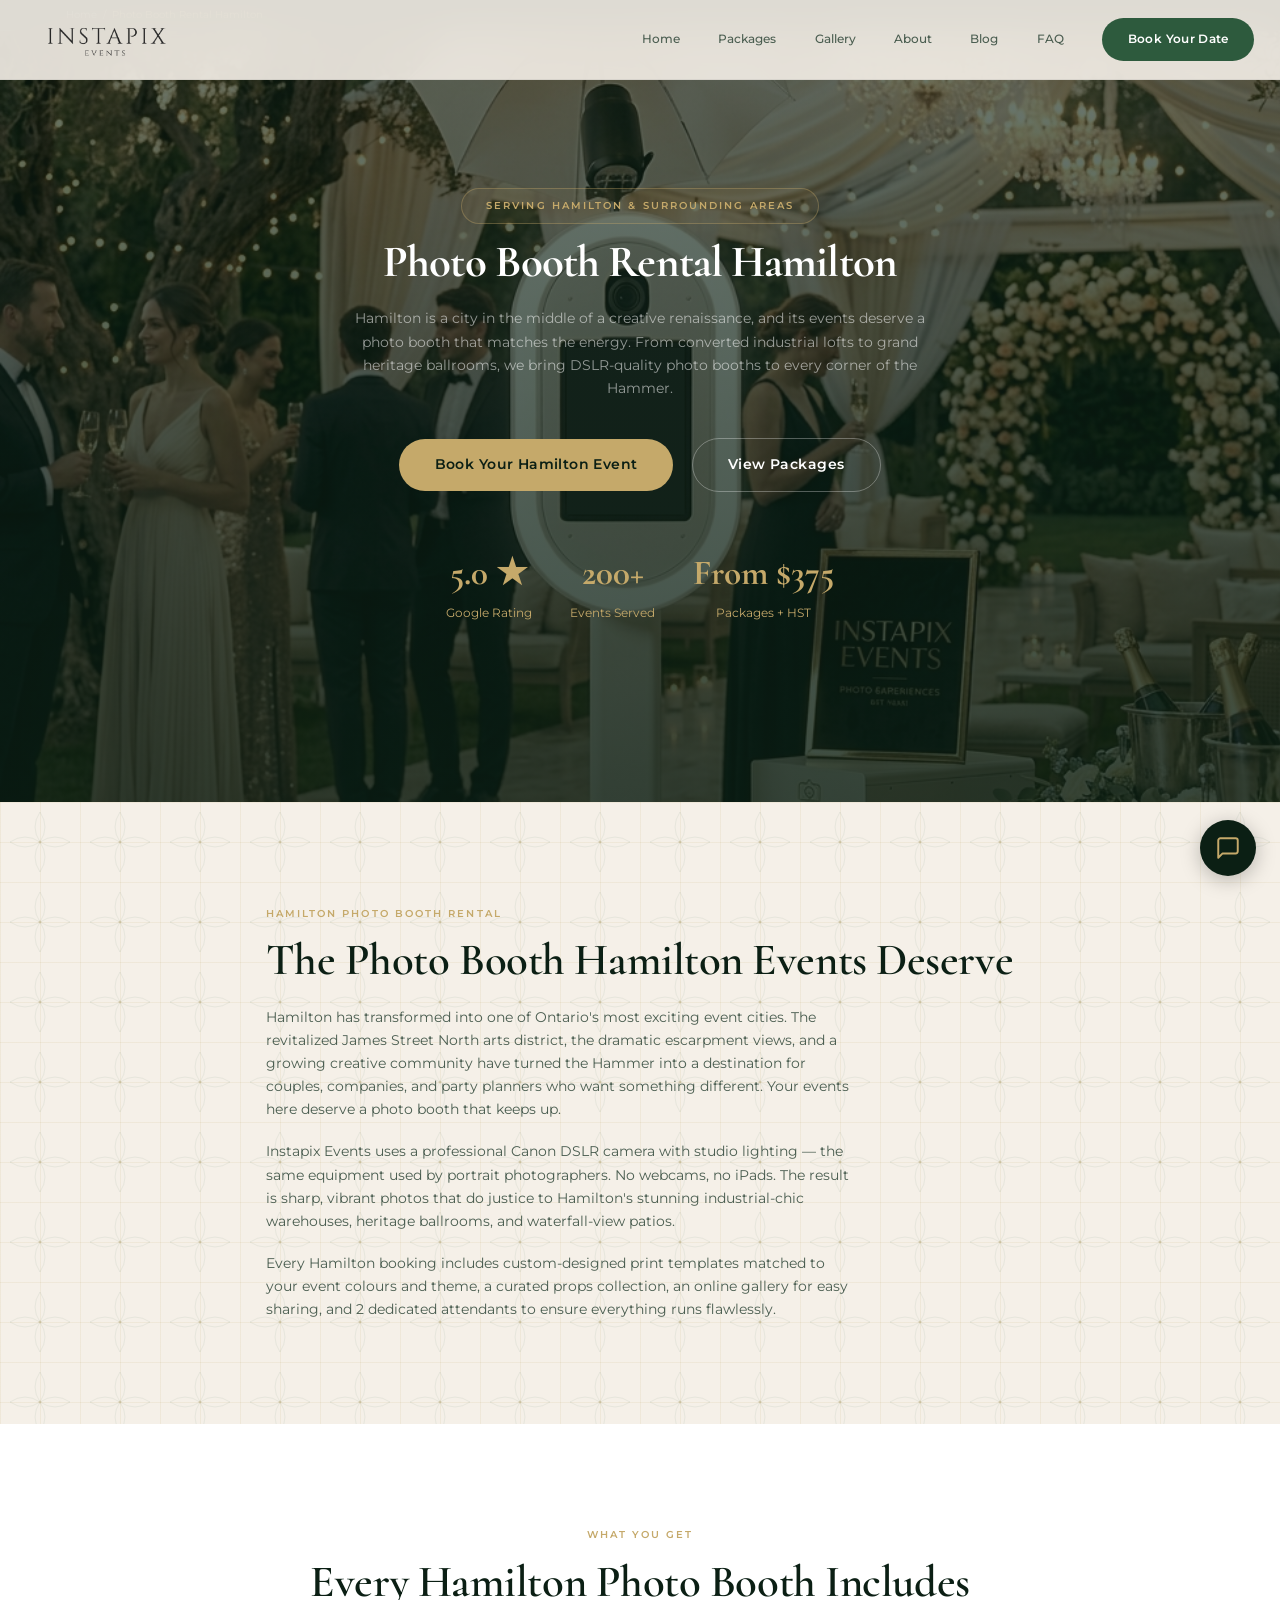
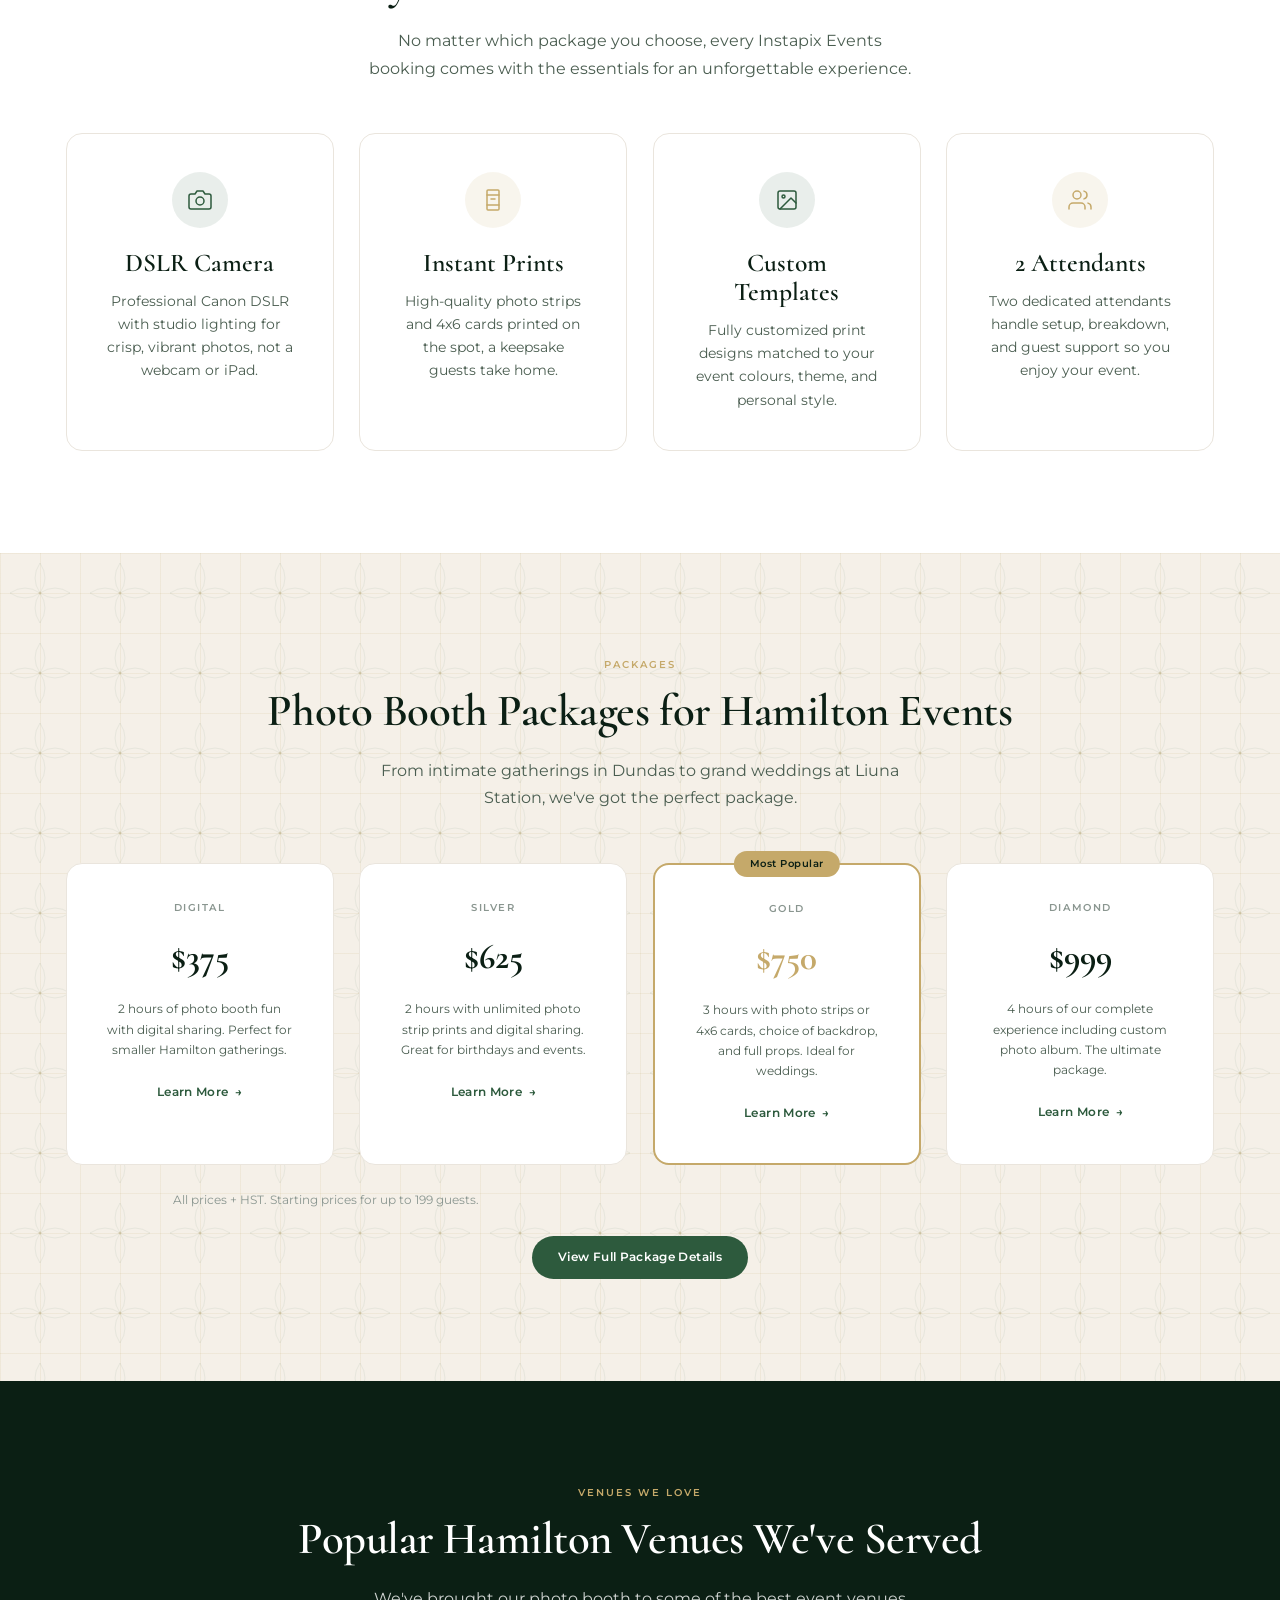
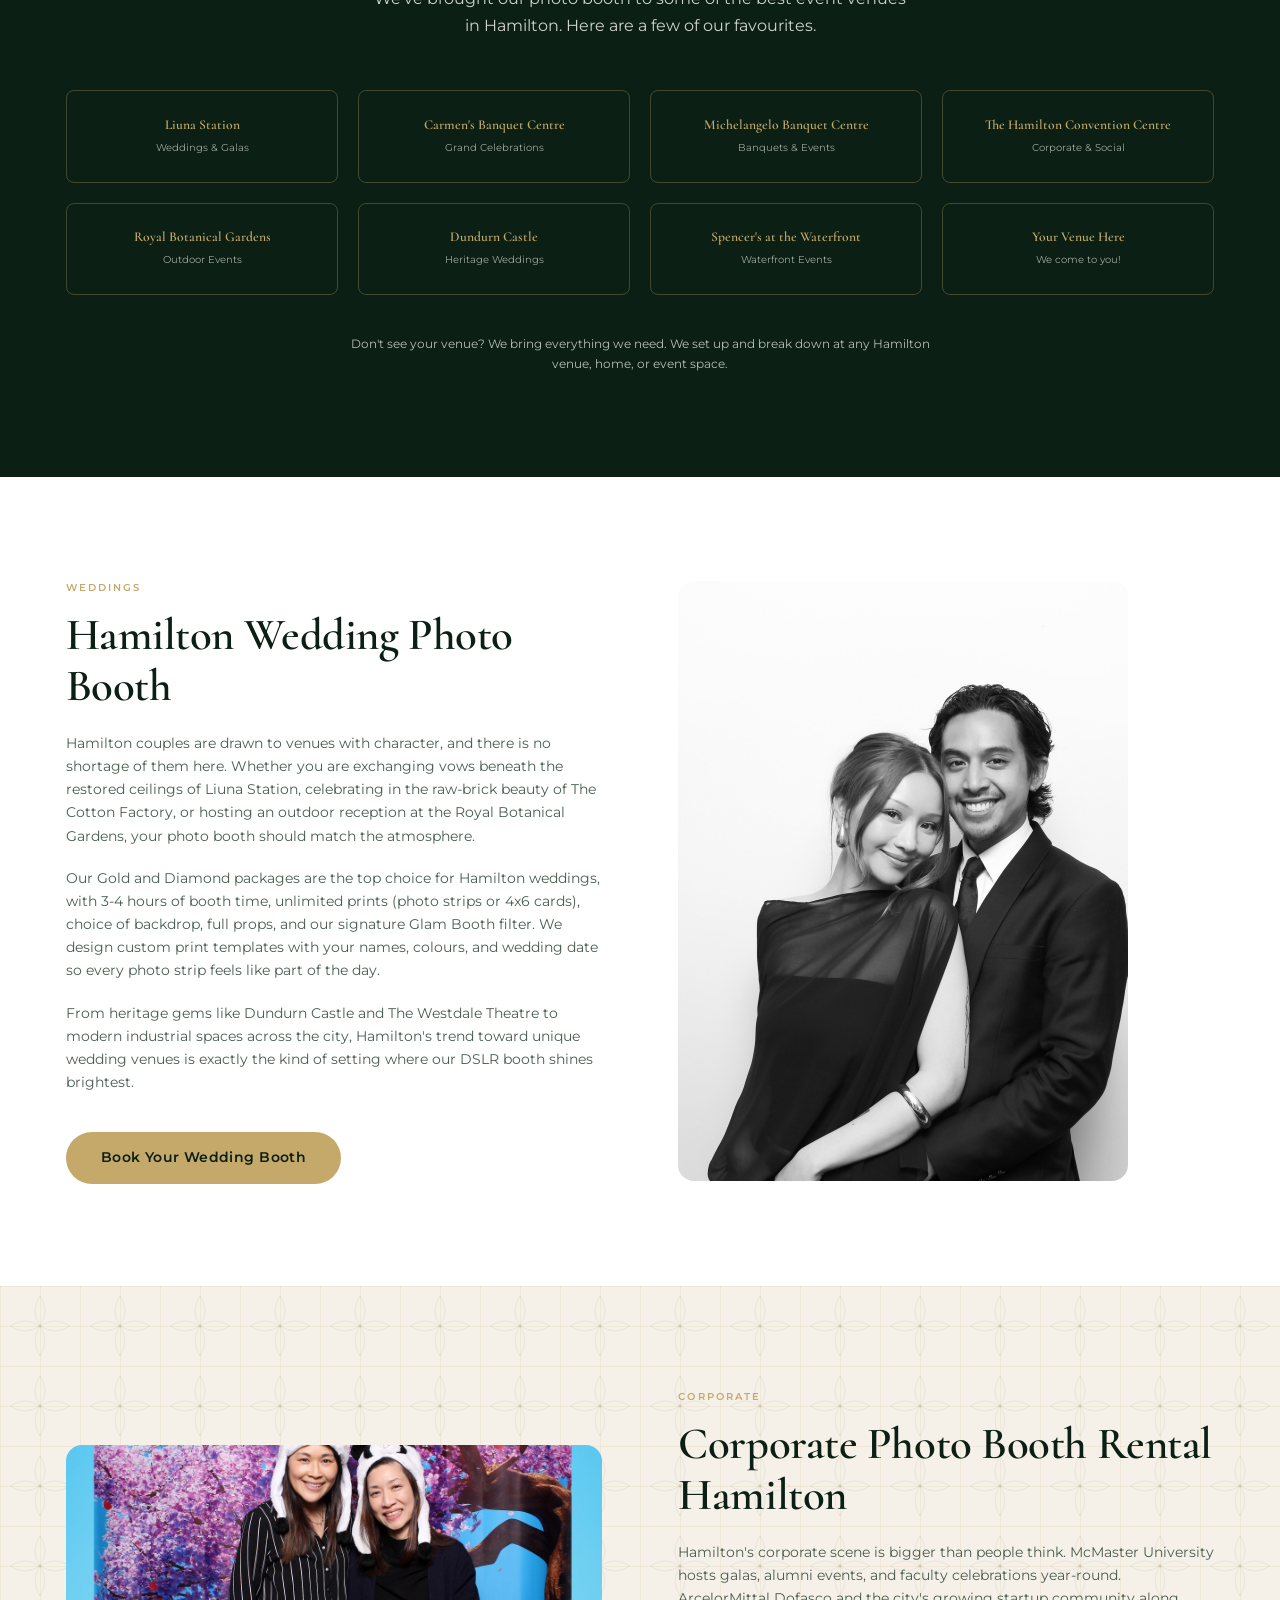
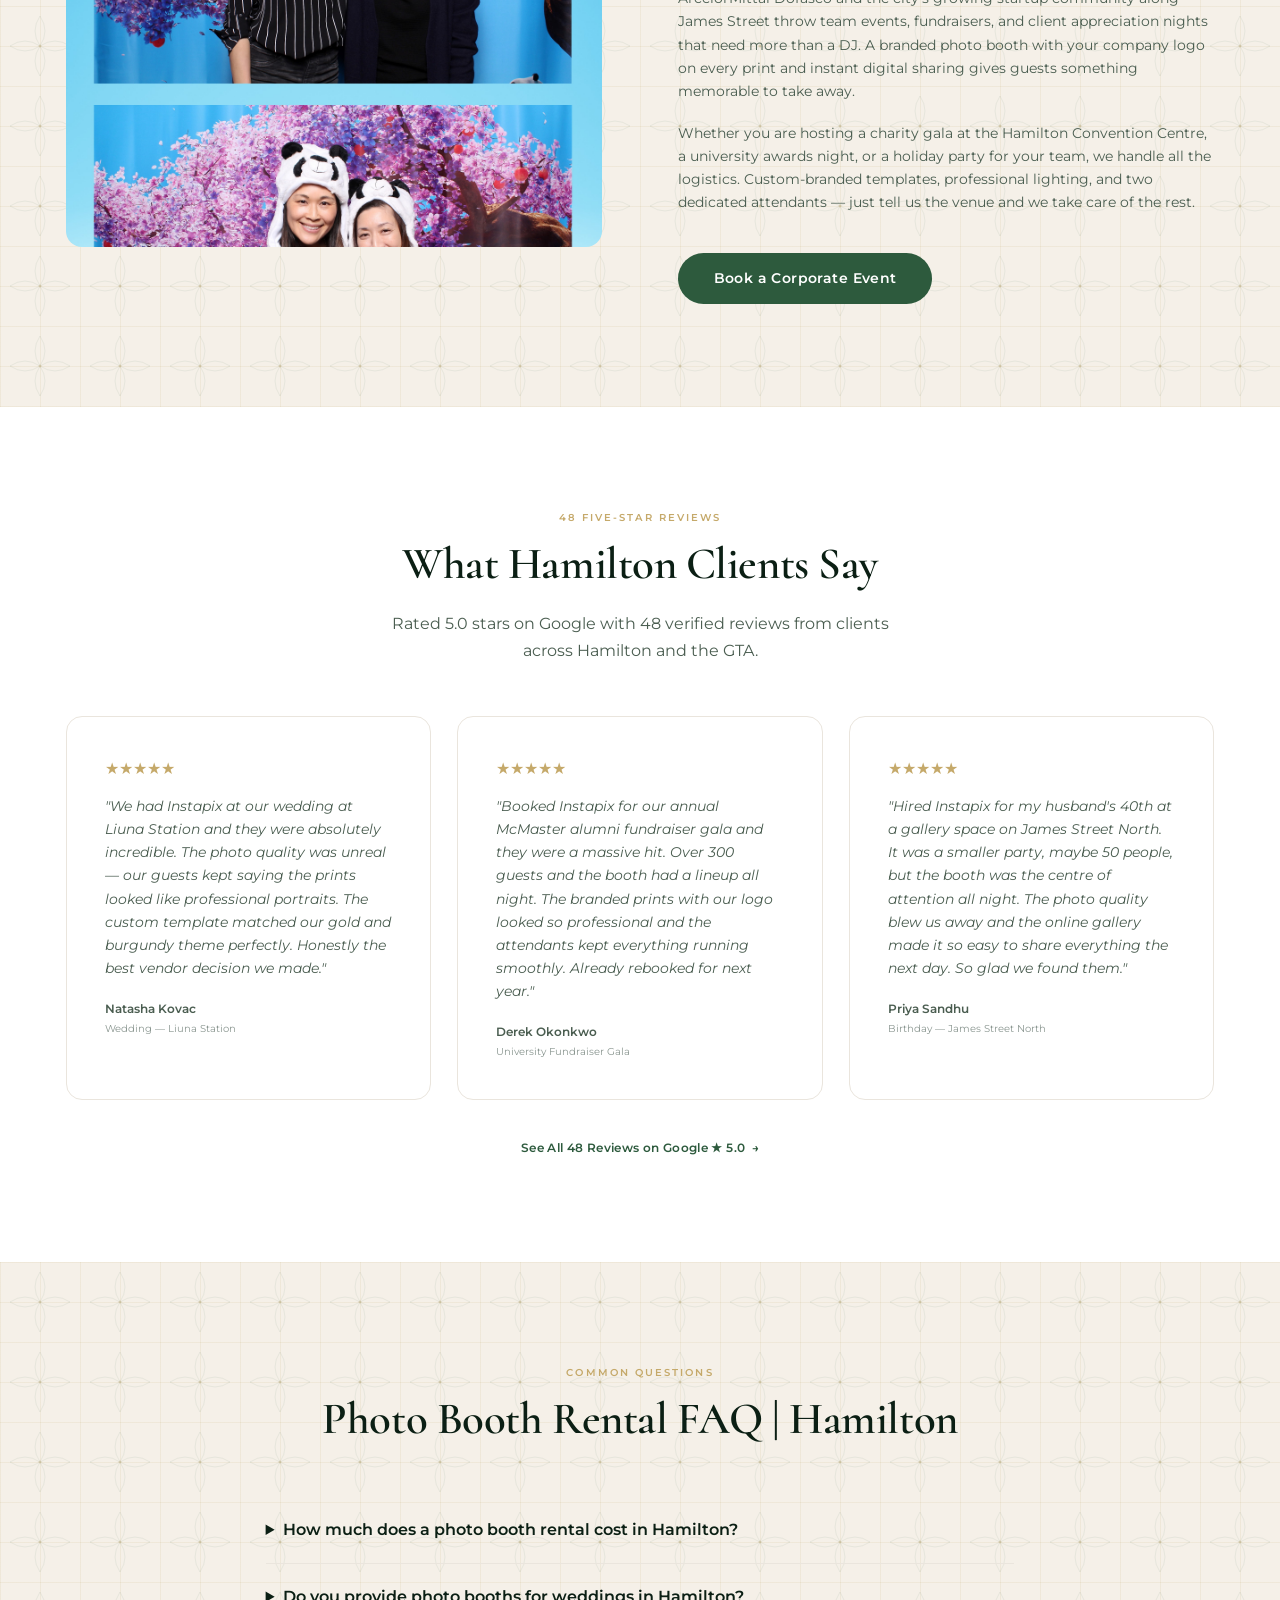
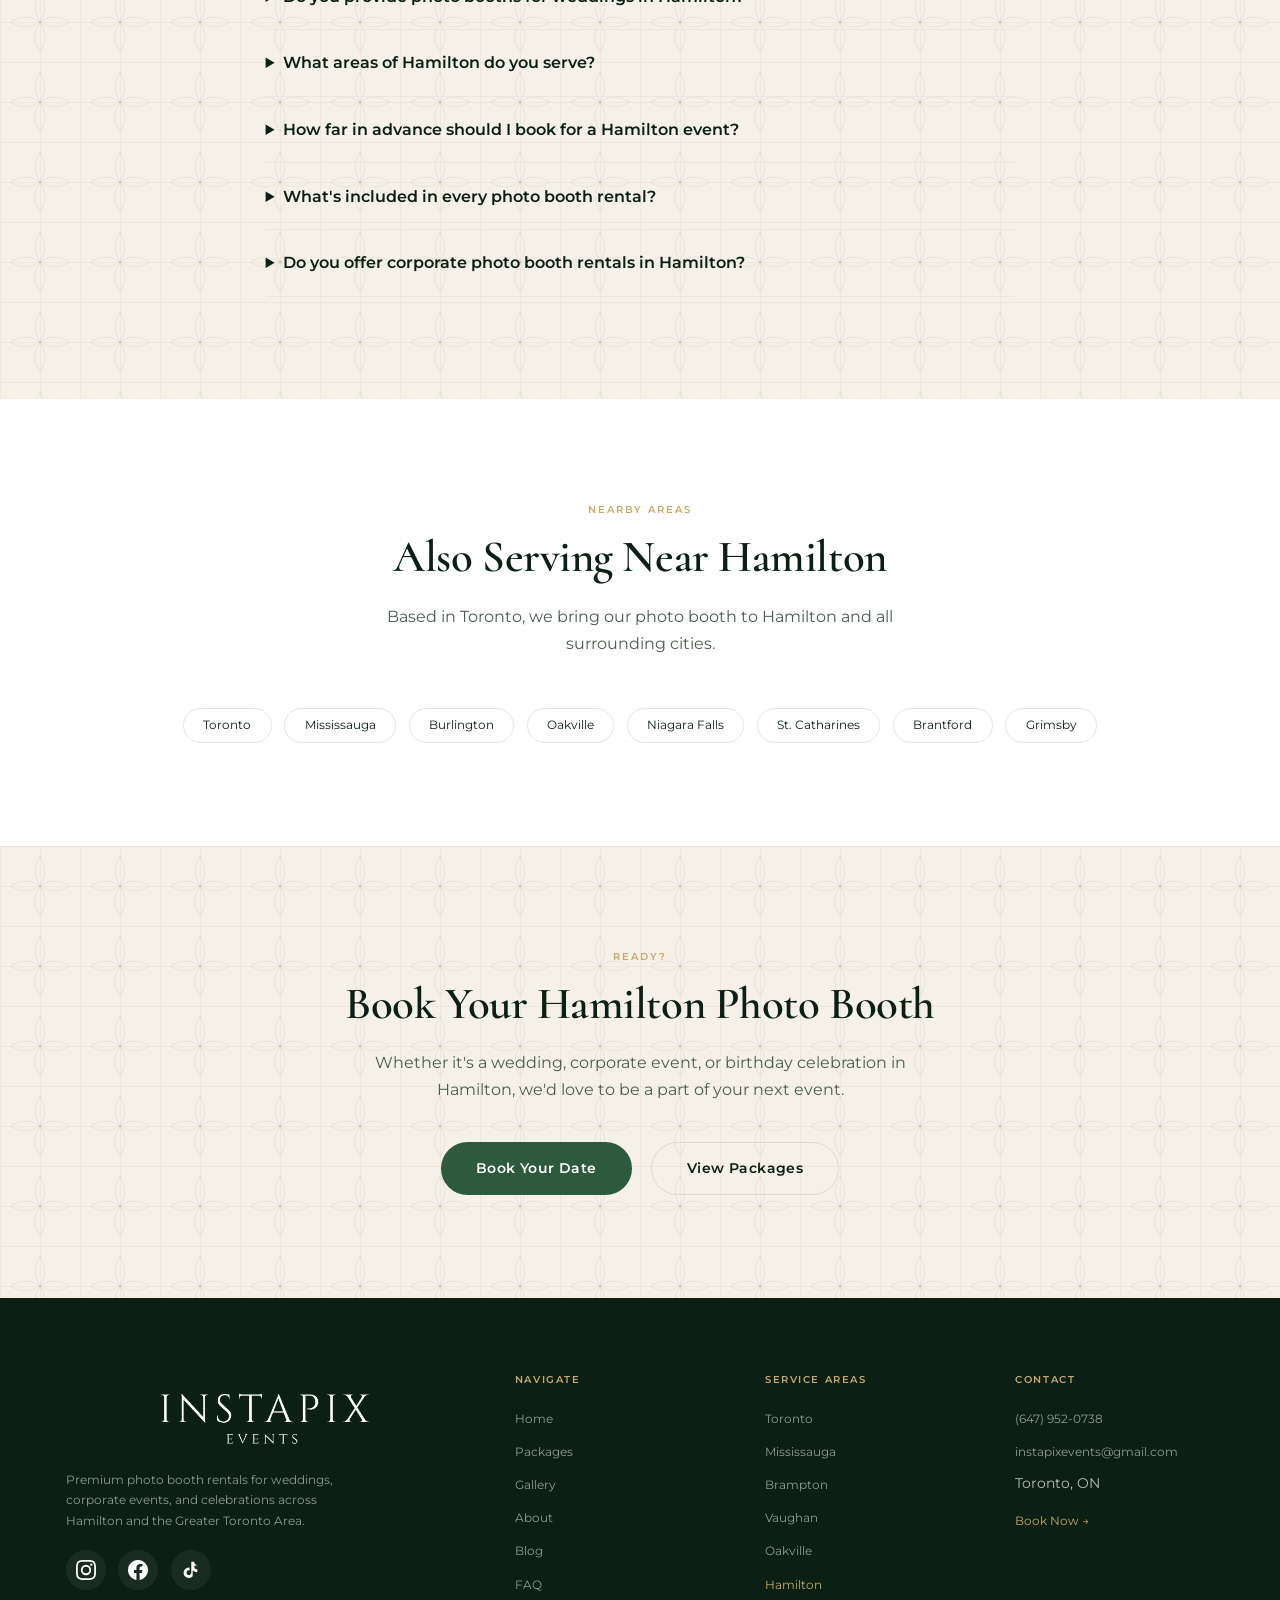
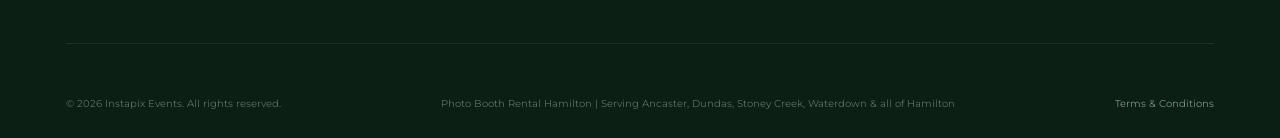
<file: photo-booth-rental-hamilton.html>
<!DOCTYPE html>
<html lang="en-CA">
<head>
  <meta charset="UTF-8">
  <meta name="viewport" content="width=device-width, initial-scale=1.0">
  <title>Photo Booth Rental Hamilton | Weddings & Events | Instapix Events</title>
  <meta name="description" content="Hamilton's top-rated photo booth rental. 5.0 stars on Google. DSLR photo booths for weddings at Liuna Station, Carmen's Banquet Centre, and venues across Ancaster, Dundas & Stoney Creek. Packages from $375 + HST.">
  <meta name="keywords" content="photo booth rental Hamilton, photo booth Hamilton, wedding photo booth Hamilton, corporate photo booth Hamilton, birthday photo booth Hamilton, photo booth Ancaster, photo booth Dundas, photo booth rental near me Hamilton, DSLR photo booth Hamilton, instant print photo booth Hamilton">
  <link rel="canonical" href="https://instapixevents.com/photo-booth-rental-hamilton">

  <!-- Open Graph -->
  <meta property="og:title" content="Photo Booth Rental Hamilton | Instapix Events">
  <meta property="og:description" content="Hamilton's top-rated DSLR photo booth rental. 5.0 stars, 200+ events. Weddings, corporate, birthdays. Packages from $375.">
  <meta property="og:type" content="website">
  <meta property="og:url" content="https://instapixevents.com/photo-booth-rental-hamilton">
  <meta property="og:image" content="https://instapixevents.com/assets/Website Preview.png">
  <meta property="og:locale" content="en_CA">
  <meta property="og:site_name" content="Instapix Events">

  <!-- Structured Data — LocalBusiness (Hamilton-specific) -->
  <script type="application/ld+json">
  {
    "@context": "https://schema.org",
    "@type": "LocalBusiness",
    "name": "Instapix Events — Photo Booth Rental Hamilton",
    "description": "Premium DSLR photo booth rentals in Hamilton for weddings, corporate events, birthdays, and celebrations. Serving Ancaster, Dundas, Stoney Creek, Waterdown, and all of Hamilton.",
    "url": "https://instapixevents.com/photo-booth-rental-hamilton",
    "telephone": "+16479520738",
    "email": "instapixevents@gmail.com",
    "image": "https://instapixevents.com/assets/INSTAPIX (Website).png",
    "address": {
      "@type": "PostalAddress",
      "addressLocality": "Toronto",
      "addressRegion": "ON",
      "postalCode": "M3L 2M8",
      "addressCountry": "CA"
    },
    "geo": {
      "@type": "GeoCoordinates",
      "latitude": 43.2557,
      "longitude": -79.8711
    },
    "areaServed": {
      "@type": "City",
      "name": "Hamilton",
      "containedInPlace": { "@type": "AdministrativeArea", "name": "Ontario" }
    },
    "aggregateRating": {
      "@type": "AggregateRating",
      "ratingValue": "5.0",
      "reviewCount": "48",
      "bestRating": "5"
    },
    "hasOfferCatalog": {
      "@type": "OfferCatalog",
      "name": "Photo Booth Packages — Hamilton",
      "itemListElement": [
        { "@type": "Offer", "name": "Digital Package", "price": "375", "priceCurrency": "CAD" },
        { "@type": "Offer", "name": "Silver Package", "price": "625", "priceCurrency": "CAD" },
        { "@type": "Offer", "name": "Gold Package", "price": "750", "priceCurrency": "CAD" },
        { "@type": "Offer", "name": "Diamond Package", "price": "999", "priceCurrency": "CAD" }
      ]
    },
    "priceRange": "$$"
  }
  </script>

  <!-- Structured Data — FAQ (Hamilton-specific) -->
  <script type="application/ld+json">
  {
    "@context": "https://schema.org",
    "@type": "FAQPage",
    "mainEntity": [
      {
        "@type": "Question",
        "name": "How much does a photo booth rental cost in Hamilton?",
        "acceptedAnswer": {
          "@type": "Answer",
          "text": "Photo booth rental in Hamilton starts at $375 + HST for our Digital package (2 hours, digital sharing). Our most popular wedding package, Gold, starts at $750 and includes 3 hours with unlimited prints. All packages include a professional DSLR camera, studio lighting, props, and 2 attendants."
        }
      },
      {
        "@type": "Question",
        "name": "Do you provide photo booth rentals for weddings in Hamilton?",
        "acceptedAnswer": {
          "@type": "Answer",
          "text": "Yes! We've provided photo booths for weddings at venues throughout Hamilton including Liuna Station, Carmen's Banquet Centre, Michelangelo Banquet Centre, Dundurn Castle, and many more. Our Gold and Diamond packages include custom print templates with your names and wedding date."
        }
      },
      {
        "@type": "Question",
        "name": "What areas of Hamilton do you serve?",
        "acceptedAnswer": {
          "@type": "Answer",
          "text": "We serve all of Hamilton including Ancaster, Dundas, Stoney Creek, Waterdown, Flamborough, Binbrook, Winona, Mount Hope, and surrounding areas. We also serve nearby cities like Burlington, Oakville, Mississauga, and the entire GTA."
        }
      },
      {
        "@type": "Question",
        "name": "What's included in a Hamilton photo booth rental?",
        "acceptedAnswer": {
          "@type": "Answer",
          "text": "Every Instapix Events photo booth rental in Hamilton includes a professional Canon DSLR camera, studio lighting, custom-designed print templates, props, an online gallery, and 2 dedicated attendants. Depending on your package, you'll also get unlimited photo strip prints, choice of backdrop, and full props collection."
        }
      }
    ]
  }
  </script>

  <!-- BreadcrumbList -->
  <script type="application/ld+json">
  {
    "@context": "https://schema.org",
    "@type": "BreadcrumbList",
    "itemListElement": [
      { "@type": "ListItem", "position": 1, "name": "Home", "item": "https://instapixevents.com" },
      { "@type": "ListItem", "position": 2, "name": "Photo Booth Rental Hamilton", "item": "https://instapixevents.com/photo-booth-rental-hamilton" }
    ]
  }
  </script>

  <link rel="stylesheet" href="shared/brand.css">
  <link rel="icon" type="image/png" href="assets/favicon.png">
</head>
<body>

  <!-- Navigation -->
  <nav class="nav">
    <div class="nav__inner">
      <a href="index.html" class="nav__logo">
        <img src="assets/White intapix text logo.png" alt="Instapix Events" style="width:160px;height:auto">
      </a>

      <button class="nav__toggle" aria-label="Toggle menu">
        <span></span><span></span><span></span>
      </button>

      <div class="nav__menu">
        <div class="nav__links">
          <a href="index.html" class="nav__link">Home</a>
          <a href="packages.html" class="nav__link">Packages</a>
          <a href="gallery.html" class="nav__link">Gallery</a>
          <a href="about.html" class="nav__link">About</a>
          <a href="blog.html" class="nav__link">Blog</a>
          <a href="faq.html" class="nav__link">FAQ</a>
        </div>
        <a href="book.html" class="btn btn--primary nav__cta">Book Your Date</a>
      </div>
    </div>
  </nav>

  <!-- Breadcrumb -->
  <div style="background:var(--forest);padding:var(--space-sm) 0;border-bottom:1px solid rgba(255,255,255,0.1)">
    <div class="container" style="font-size:var(--text-xs);color:rgba(255,255,255,0.6)">
      <a href="index.html" style="color:rgba(255,255,255,0.6);text-decoration:none">Home</a>
      <span style="margin:0 var(--space-xs)">/</span>
      <span style="color:var(--gold)">Photo Booth Rental Hamilton</span>
    </div>
  </div>

  <!-- Hero -->
  <section class="hero" style="min-height:60vh">
    <div class="hero__bg">
      <img src="assets/Hero Page photo/Gemini_Generated_Image_b4xyiqb4xyiqb4xy.png" alt="Instapix Events photo booth at a Hamilton wedding" loading="eager" style="object-position:center 30%">
      <div class="hero__overlay"></div>
    </div>

    <div class="container">
      <div class="hero__content fade-in">
        <span class="hero__badge">Serving Hamilton & Surrounding Areas</span>
        <h1 style="font-family:var(--font-heading);font-size:clamp(2rem,5vw,3.5rem);font-weight:700;color:var(--white);margin-bottom:var(--space-lg)">Photo Booth Rental Hamilton</h1>
        <p class="hero__subtitle">Hamilton is a city in the middle of a creative renaissance, and its events deserve a photo booth that matches the energy. From converted industrial lofts to grand heritage ballrooms, we bring DSLR-quality photo booths to every corner of the Hammer.</p>

        <div class="hero__actions" style="margin-top:var(--space-2xl)">
          <a href="book.html" class="btn btn--gold btn--lg">Book Your Hamilton Event</a>
          <a href="packages.html" class="btn btn--outline-white btn--lg">View Packages</a>
        </div>

        <div style="display:flex;gap:var(--space-2xl);justify-content:center;margin-top:var(--space-3xl);flex-wrap:wrap">
          <div style="text-align:center">
            <div style="font-family:var(--font-heading);font-size:var(--text-3xl);font-weight:700;color:var(--gold)">5.0 &#9733;</div>
            <p style="font-size:var(--text-sm);color:var(--gold)">Google Rating</p>
          </div>
          <div style="text-align:center">
            <div style="font-family:var(--font-heading);font-size:var(--text-3xl);font-weight:700;color:var(--gold)">200+</div>
            <p style="font-size:var(--text-sm);color:var(--gold)">Events Served</p>
          </div>
          <div style="text-align:center">
            <div style="font-family:var(--font-heading);font-size:var(--text-3xl);font-weight:700;color:var(--gold)">From $375</div>
            <p style="font-size:var(--text-sm);color:var(--gold)">Packages + HST</p>
          </div>
        </div>
      </div>
    </div>
  </section>

  <!-- Intro / Why Hamilton -->
  <section class="section--cream">
    <div class="container" style="max-width:800px">
      <span class="section-label">Hamilton Photo Booth Rental</span>
      <h2 class="section-title">The Photo Booth Hamilton Events Deserve</h2>
      <p style="margin-bottom:var(--space-lg)">Hamilton has transformed into one of Ontario's most exciting event cities. The revitalized James Street North arts district, the dramatic escarpment views, and a growing creative community have turned the Hammer into a destination for couples, companies, and party planners who want something different. Your events here deserve a photo booth that keeps up.</p>
      <p style="margin-bottom:var(--space-lg)">Instapix Events uses a professional Canon DSLR camera with studio lighting — the same equipment used by portrait photographers. No webcams, no iPads. The result is sharp, vibrant photos that do justice to Hamilton's stunning industrial-chic warehouses, heritage ballrooms, and waterfall-view patios.</p>
      <p>Every Hamilton booking includes custom-designed print templates matched to your event colours and theme, a curated props collection, an online gallery for easy sharing, and 2 dedicated attendants to ensure everything runs flawlessly.</p>
    </div>
  </section>

  <!-- What's Included -->
  <section>
    <div class="container text-center">
      <span class="section-label">What You Get</span>
      <h2 class="section-title">Every Hamilton Photo Booth Includes</h2>
      <p class="section-subtitle mx-auto" style="margin-bottom:var(--space-3xl)">No matter which package you choose, every Instapix Events booking comes with the essentials for an unforgettable experience.</p>

      <div class="grid grid--4 stagger">
        <div class="card">
          <div style="width:56px;height:56px;border-radius:50%;background:var(--emerald-light);display:flex;align-items:center;justify-content:center;margin:0 auto var(--space-lg)">
            <svg width="24" height="24" viewBox="0 0 24 24" fill="none" stroke="var(--emerald)" stroke-width="1.5" stroke-linecap="round" stroke-linejoin="round"><path d="M23 19a2 2 0 0 1-2 2H3a2 2 0 0 1-2-2V8a2 2 0 0 1 2-2h4l2-3h6l2 3h4a2 2 0 0 1 2 2z"/><circle cx="12" cy="13" r="4"/></svg>
          </div>
          <h4>DSLR Camera</h4>
          <p style="margin-top:var(--space-md);margin-left:auto;margin-right:auto">Professional Canon DSLR with studio lighting for crisp, vibrant photos, not a webcam or iPad.</p>
        </div>

        <div class="card">
          <div style="width:56px;height:56px;border-radius:50%;background:var(--gold-light);display:flex;align-items:center;justify-content:center;margin:0 auto var(--space-lg)">
            <svg width="24" height="24" viewBox="0 0 24 24" fill="none" stroke="var(--gold)" stroke-width="1.5" stroke-linecap="round" stroke-linejoin="round"><rect x="6" y="2" width="12" height="20" rx="1"/><path d="M6 7h12"/><path d="M6 17h12"/><path d="M10 11h4"/></svg>
          </div>
          <h4>Instant Prints</h4>
          <p style="margin-top:var(--space-md);margin-left:auto;margin-right:auto">High-quality photo strips and 4x6 cards printed on the spot, a keepsake guests take home.</p>
        </div>

        <div class="card">
          <div style="width:56px;height:56px;border-radius:50%;background:var(--emerald-light);display:flex;align-items:center;justify-content:center;margin:0 auto var(--space-lg)">
            <svg width="24" height="24" viewBox="0 0 24 24" fill="none" stroke="var(--emerald)" stroke-width="1.5" stroke-linecap="round" stroke-linejoin="round"><rect x="3" y="3" width="18" height="18" rx="2" ry="2"/><circle cx="8.5" cy="8.5" r="1.5"/><polyline points="21 15 16 10 5 21"/></svg>
          </div>
          <h4>Custom Templates</h4>
          <p style="margin-top:var(--space-md);margin-left:auto;margin-right:auto">Fully customized print designs matched to your event colours, theme, and personal style.</p>
        </div>

        <div class="card">
          <div style="width:56px;height:56px;border-radius:50%;background:var(--gold-light);display:flex;align-items:center;justify-content:center;margin:0 auto var(--space-lg)">
            <svg width="24" height="24" viewBox="0 0 24 24" fill="none" stroke="var(--gold)" stroke-width="1.5" stroke-linecap="round" stroke-linejoin="round"><path d="M17 21v-2a4 4 0 0 0-4-4H5a4 4 0 0 0-4 4v2"/><circle cx="9" cy="7" r="4"/><path d="M23 21v-2a4 4 0 0 0-3-3.87"/><path d="M16 3.13a4 4 0 0 1 0 7.75"/></svg>
          </div>
          <h4>2 Attendants</h4>
          <p style="margin-top:var(--space-md);margin-left:auto;margin-right:auto">Two dedicated attendants handle setup, breakdown, and guest support so you enjoy your event.</p>
        </div>
      </div>
    </div>
  </section>

  <!-- Packages Preview -->
  <section class="section--cream">
    <div class="container text-center">
      <span class="section-label">Packages</span>
      <h2 class="section-title">Photo Booth Packages for Hamilton Events</h2>
      <p class="section-subtitle mx-auto" style="margin-bottom:var(--space-3xl)">From intimate gatherings in Dundas to grand weddings at Liuna Station, we've got the perfect package.</p>

      <div class="grid grid--4 stagger">
        <div class="card text-center">
          <h5 style="color:var(--text-muted);text-transform:uppercase;letter-spacing:0.15em;font-family:var(--font-body);font-size:var(--text-xs)">Digital</h5>
          <div style="font-family:var(--font-heading);font-size:var(--text-3xl);font-weight:700;margin:var(--space-md) 0;color:var(--forest)">$375</div>
          <p style="font-size:var(--text-sm);margin-bottom:var(--space-lg);margin-left:auto;margin-right:auto">2 hours of photo booth fun with digital sharing. Perfect for smaller Hamilton gatherings.</p>
          <a href="packages.html" class="btn btn--ghost">Learn More</a>
        </div>

        <div class="card text-center">
          <h5 style="color:var(--text-muted);text-transform:uppercase;letter-spacing:0.15em;font-family:var(--font-body);font-size:var(--text-xs)">Silver</h5>
          <div style="font-family:var(--font-heading);font-size:var(--text-3xl);font-weight:700;margin:var(--space-md) 0;color:var(--forest)">$625</div>
          <p style="font-size:var(--text-sm);margin-bottom:var(--space-lg);margin-left:auto;margin-right:auto">2 hours with unlimited photo strip prints and digital sharing. Great for birthdays and events.</p>
          <a href="packages.html" class="btn btn--ghost">Learn More</a>
        </div>

        <div class="card card--featured text-center">
          <h5 style="color:var(--text-muted);text-transform:uppercase;letter-spacing:0.15em;font-family:var(--font-body);font-size:var(--text-xs)">Gold</h5>
          <div style="font-family:var(--font-heading);font-size:var(--text-3xl);font-weight:700;margin:var(--space-md) 0;color:var(--gold)">$750</div>
          <p style="font-size:var(--text-sm);margin-bottom:var(--space-lg);margin-left:auto;margin-right:auto">3 hours with photo strips or 4x6 cards, choice of backdrop, and full props. Ideal for weddings.</p>
          <a href="packages.html" class="btn btn--ghost">Learn More</a>
        </div>

        <div class="card text-center">
          <h5 style="color:var(--text-muted);text-transform:uppercase;letter-spacing:0.15em;font-family:var(--font-body);font-size:var(--text-xs)">Diamond</h5>
          <div style="font-family:var(--font-heading);font-size:var(--text-3xl);font-weight:700;margin:var(--space-md) 0;color:var(--forest)">$999</div>
          <p style="font-size:var(--text-sm);margin-bottom:var(--space-lg);margin-left:auto;margin-right:auto">4 hours of our complete experience including custom photo album. The ultimate package.</p>
          <a href="packages.html" class="btn btn--ghost">Learn More</a>
        </div>
      </div>

      <p style="font-size:var(--text-sm);color:var(--text-muted);margin-top:var(--space-xl)">All prices + HST. Starting prices for up to 199 guests.</p>
      <a href="packages.html" class="btn btn--primary" style="margin-top:var(--space-xl)">View Full Package Details</a>
    </div>
  </section>

  <!-- Popular Hamilton Venues -->
  <section class="section--forest">
    <div class="container text-center">
      <span class="section-label">Venues We Love</span>
      <h2 style="margin-bottom:var(--space-lg)">Popular Hamilton Venues We've Served</h2>
      <p class="section-subtitle mx-auto" style="margin-bottom:var(--space-3xl);color:rgba(255,255,255,0.8)">We've brought our photo booth to some of the best event venues in Hamilton. Here are a few of our favourites.</p>

      <div style="display:grid;grid-template-columns:repeat(auto-fill,minmax(220px,1fr));gap:var(--space-lg)">
        <div style="padding:var(--space-xl);border:1px solid rgba(197,169,106,0.3);border-radius:var(--border-radius);text-align:center">
          <h4 style="color:var(--gold);font-size:var(--text-base);margin-bottom:var(--space-sm)">Liuna Station</h4>
          <p style="font-size:var(--text-xs);color:rgba(255,255,255,0.6)">Weddings & Galas</p>
        </div>
        <div style="padding:var(--space-xl);border:1px solid rgba(197,169,106,0.3);border-radius:var(--border-radius);text-align:center">
          <h4 style="color:var(--gold);font-size:var(--text-base);margin-bottom:var(--space-sm)">Carmen's Banquet Centre</h4>
          <p style="font-size:var(--text-xs);color:rgba(255,255,255,0.6)">Grand Celebrations</p>
        </div>
        <div style="padding:var(--space-xl);border:1px solid rgba(197,169,106,0.3);border-radius:var(--border-radius);text-align:center">
          <h4 style="color:var(--gold);font-size:var(--text-base);margin-bottom:var(--space-sm)">Michelangelo Banquet Centre</h4>
          <p style="font-size:var(--text-xs);color:rgba(255,255,255,0.6)">Banquets & Events</p>
        </div>
        <div style="padding:var(--space-xl);border:1px solid rgba(197,169,106,0.3);border-radius:var(--border-radius);text-align:center">
          <h4 style="color:var(--gold);font-size:var(--text-base);margin-bottom:var(--space-sm)">The Hamilton Convention Centre</h4>
          <p style="font-size:var(--text-xs);color:rgba(255,255,255,0.6)">Corporate & Social</p>
        </div>
        <div style="padding:var(--space-xl);border:1px solid rgba(197,169,106,0.3);border-radius:var(--border-radius);text-align:center">
          <h4 style="color:var(--gold);font-size:var(--text-base);margin-bottom:var(--space-sm)">Royal Botanical Gardens</h4>
          <p style="font-size:var(--text-xs);color:rgba(255,255,255,0.6)">Outdoor Events</p>
        </div>
        <div style="padding:var(--space-xl);border:1px solid rgba(197,169,106,0.3);border-radius:var(--border-radius);text-align:center">
          <h4 style="color:var(--gold);font-size:var(--text-base);margin-bottom:var(--space-sm)">Dundurn Castle</h4>
          <p style="font-size:var(--text-xs);color:rgba(255,255,255,0.6)">Heritage Weddings</p>
        </div>
        <div style="padding:var(--space-xl);border:1px solid rgba(197,169,106,0.3);border-radius:var(--border-radius);text-align:center">
          <h4 style="color:var(--gold);font-size:var(--text-base);margin-bottom:var(--space-sm)">Spencer's at the Waterfront</h4>
          <p style="font-size:var(--text-xs);color:rgba(255,255,255,0.6)">Waterfront Events</p>
        </div>
        <div style="padding:var(--space-xl);border:1px solid rgba(197,169,106,0.3);border-radius:var(--border-radius);text-align:center">
          <h4 style="color:var(--gold);font-size:var(--text-base);margin-bottom:var(--space-sm)">Your Venue Here</h4>
          <p style="font-size:var(--text-xs);color:rgba(255,255,255,0.6)">We come to you!</p>
        </div>
      </div>

      <p style="font-size:var(--text-sm);color:rgba(255,255,255,0.7);margin-top:var(--space-2xl);max-width:600px;margin-left:auto;margin-right:auto">Don't see your venue? We bring everything we need. We set up and break down at any Hamilton venue, home, or event space.</p>
    </div>
  </section>

  <!-- Weddings in Hamilton -->
  <section>
    <div class="container" style="display:grid;grid-template-columns:1fr 1fr;gap:var(--space-4xl);align-items:center">
      <div class="fade-in-left">
        <span class="section-label">Weddings</span>
        <h2 style="margin-bottom:var(--space-lg)">Hamilton Wedding Photo Booth</h2>
        <p style="margin-bottom:var(--space-lg)">Hamilton couples are drawn to venues with character, and there is no shortage of them here. Whether you are exchanging vows beneath the restored ceilings of Liuna Station, celebrating in the raw-brick beauty of The Cotton Factory, or hosting an outdoor reception at the Royal Botanical Gardens, your photo booth should match the atmosphere.</p>
        <p style="margin-bottom:var(--space-lg)">Our Gold and Diamond packages are the top choice for Hamilton weddings, with 3-4 hours of booth time, unlimited prints (photo strips or 4x6 cards), choice of backdrop, full props, and our signature Glam Booth filter. We design custom print templates with your names, colours, and wedding date so every photo strip feels like part of the day.</p>
        <p style="margin-bottom:var(--space-2xl)">From heritage gems like Dundurn Castle and The Westdale Theatre to modern industrial spaces across the city, Hamilton's trend toward unique wedding venues is exactly the kind of setting where our DSLR booth shines brightest.</p>
        <a href="book.html" class="btn btn--gold btn--lg">Book Your Wedding Booth</a>
      </div>
      <div class="fade-in-right" style="aspect-ratio:3/4;border-radius:var(--border-radius-lg);overflow:hidden;max-height:600px">
        <img src="assets/Photobooth photos/Guest wont stop.jfif" alt="Wedding photo booth moment in Hamilton" loading="lazy" style="width:100%;height:100%;object-fit:cover">
      </div>
    </div>
  </section>

  <!-- Corporate Events -->
  <section class="section--cream">
    <div class="container" style="display:grid;grid-template-columns:1fr 1fr;gap:var(--space-4xl);align-items:center">
      <div style="aspect-ratio:4/3;border-radius:var(--border-radius-lg);overflow:hidden">
        <img src="assets/Photobooth photos/2024-03-07_184639225.jpg" alt="Corporate photo booth event in Hamilton" loading="lazy" style="width:100%;height:100%;object-fit:cover">
      </div>
      <div>
        <span class="section-label">Corporate</span>
        <h2 style="margin-bottom:var(--space-lg)">Corporate Photo Booth Rental Hamilton</h2>
        <p style="margin-bottom:var(--space-lg)">Hamilton's corporate scene is bigger than people think. McMaster University hosts galas, alumni events, and faculty celebrations year-round. ArcelorMittal Dofasco and the city's growing startup community along James Street throw team events, fundraisers, and client appreciation nights that need more than a DJ. A branded photo booth with your company logo on every print and instant digital sharing gives guests something memorable to take away.</p>
        <p style="margin-bottom:var(--space-2xl)">Whether you are hosting a charity gala at the Hamilton Convention Centre, a university awards night, or a holiday party for your team, we handle all the logistics. Custom-branded templates, professional lighting, and two dedicated attendants — just tell us the venue and we take care of the rest.</p>
        <a href="book.html" class="btn btn--primary btn--lg">Book a Corporate Event</a>
      </div>
    </div>
  </section>

  <!-- Testimonials -->
  <section>
    <div class="container text-center">
      <span class="section-label">48 Five-Star Reviews</span>
      <h2 class="section-title">What Hamilton Clients Say</h2>
      <p class="section-subtitle mx-auto" style="margin-bottom:var(--space-3xl)">Rated 5.0 stars on Google with 48 verified reviews from clients across Hamilton and the GTA.</p>

      <div class="grid grid--3 stagger">
        <div class="card" style="text-align:left">
          <div style="color:var(--gold);font-size:var(--text-lg);margin-bottom:var(--space-md)">&#9733;&#9733;&#9733;&#9733;&#9733;</div>
          <p style="font-style:italic;margin-bottom:var(--space-lg)">"We had Instapix at our wedding at Liuna Station and they were absolutely incredible. The photo quality was unreal — our guests kept saying the prints looked like professional portraits. The custom template matched our gold and burgundy theme perfectly. Honestly the best vendor decision we made."</p>
          <p style="font-weight:600;font-size:var(--text-sm)">Natasha Kovac</p>
          <p style="font-size:var(--text-xs);color:var(--text-muted)">Wedding — Liuna Station</p>
        </div>

        <div class="card" style="text-align:left">
          <div style="color:var(--gold);font-size:var(--text-lg);margin-bottom:var(--space-md)">&#9733;&#9733;&#9733;&#9733;&#9733;</div>
          <p style="font-style:italic;margin-bottom:var(--space-lg)">"Booked Instapix for our annual McMaster alumni fundraiser gala and they were a massive hit. Over 300 guests and the booth had a lineup all night. The branded prints with our logo looked so professional and the attendants kept everything running smoothly. Already rebooked for next year."</p>
          <p style="font-weight:600;font-size:var(--text-sm)">Derek Okonkwo</p>
          <p style="font-size:var(--text-xs);color:var(--text-muted)">University Fundraiser Gala</p>
        </div>

        <div class="card" style="text-align:left">
          <div style="color:var(--gold);font-size:var(--text-lg);margin-bottom:var(--space-md)">&#9733;&#9733;&#9733;&#9733;&#9733;</div>
          <p style="font-style:italic;margin-bottom:var(--space-lg)">"Hired Instapix for my husband's 40th at a gallery space on James Street North. It was a smaller party, maybe 50 people, but the booth was the centre of attention all night. The photo quality blew us away and the online gallery made it so easy to share everything the next day. So glad we found them."</p>
          <p style="font-weight:600;font-size:var(--text-sm)">Priya Sandhu</p>
          <p style="font-size:var(--text-xs);color:var(--text-muted)">Birthday — James Street North</p>
        </div>
      </div>

      <a href="https://g.page/instapixevents" target="_blank" rel="noopener" class="btn btn--ghost" style="margin-top:var(--space-2xl)">See All 48 Reviews on Google &#9733; 5.0</a>
    </div>
  </section>

  <!-- FAQ Section -->
  <section class="section--cream">
    <div class="container" style="max-width:800px">
      <span class="section-label text-center" style="display:block">Common Questions</span>
      <h2 class="section-title text-center">Photo Booth Rental FAQ | Hamilton</h2>

      <div style="margin-top:var(--space-3xl)">
        <details style="border-bottom:1px solid var(--border-light);padding:var(--space-lg) 0">
          <summary style="cursor:pointer;font-weight:600;font-size:var(--text-lg)">How much does a photo booth rental cost in Hamilton?</summary>
          <p style="margin-top:var(--space-md);color:var(--text-muted)">Our packages start at $375 + HST for the Digital package (2 hours, digital sharing) — a great fit for smaller Hamilton gatherings or James Street art shows. The Silver package starts at $625 with unlimited photo strip prints. Our most popular wedding package, Gold, starts at $750 with 3 hours, both photo strips and 4x6 cards, and is the go-to choice for Liuna Station and Cotton Factory weddings. The Diamond package starts at $999 with 4 hours and a custom photo album.</p>
        </details>

        <details style="border-bottom:1px solid var(--border-light);padding:var(--space-lg) 0">
          <summary style="cursor:pointer;font-weight:600;font-size:var(--text-lg)">Do you provide photo booths for weddings in Hamilton?</summary>
          <p style="margin-top:var(--space-md);color:var(--text-muted)">Absolutely! Hamilton weddings are one of our favourite bookings. We have provided photo booths at Liuna Station, Carmen's Banquet Centre, The Cotton Factory, Dundurn Castle, The Westdale Theatre, Royal Botanical Gardens, and many more. Hamilton couples love the industrial-chic and heritage venues here, and our DSLR photo quality matches the atmosphere perfectly. Gold and Diamond packages include custom print templates with your names, colours, and wedding date.</p>
        </details>

        <details style="border-bottom:1px solid var(--border-light);padding:var(--space-lg) 0">
          <summary style="cursor:pointer;font-weight:600;font-size:var(--text-lg)">What areas of Hamilton do you serve?</summary>
          <p style="margin-top:var(--space-md);color:var(--text-muted)">We serve all of Hamilton including the lower city, the Mountain, Ancaster, Dundas, Stoney Creek, Waterdown, Flamborough, Binbrook, Winona, Mount Hope, and the entire escarpment area. We also regularly travel to nearby Burlington, Oakville, Grimsby, and across the GTA.</p>
        </details>

        <details style="border-bottom:1px solid var(--border-light);padding:var(--space-lg) 0">
          <summary style="cursor:pointer;font-weight:600;font-size:var(--text-lg)">How far in advance should I book for a Hamilton event?</summary>
          <p style="margin-top:var(--space-md);color:var(--text-muted)">We recommend booking 4-8 weeks in advance for most events. For Hamilton weddings during peak season (May-October), especially at popular venues like Liuna Station or Royal Botanical Gardens, we suggest booking 2-3 months ahead as dates fill quickly. That said, we do accommodate last-minute bookings when available — just reach out and we will do our best.</p>
        </details>

        <details style="border-bottom:1px solid var(--border-light);padding:var(--space-lg) 0">
          <summary style="cursor:pointer;font-weight:600;font-size:var(--text-lg)">What's included in every photo booth rental?</summary>
          <p style="margin-top:var(--space-md);color:var(--text-muted)">Every Instapix Events booking in Hamilton includes a professional Canon DSLR camera, studio lighting, custom-designed print templates matched to your event theme, a curated props collection, an online gallery for easy sharing, and 2 dedicated attendants who handle setup and breakdown at your venue. Depending on your package, you also get unlimited prints, choice of backdrop, and our signature Glam Booth filter.</p>
        </details>

        <details style="border-bottom:1px solid var(--border-light);padding:var(--space-lg) 0">
          <summary style="cursor:pointer;font-weight:600;font-size:var(--text-lg)">Do you offer corporate photo booth rentals in Hamilton?</summary>
          <p style="margin-top:var(--space-md);color:var(--text-muted)">Yes! We work with Hamilton companies of all sizes — from ArcelorMittal Dofasco team celebrations to McMaster University events, startup launches on James Street, and charity galas at the Hamilton Convention Centre. We add your company logo to the print templates and provide digital sharing links for social media. Contact us for corporate pricing and multi-event discounts.</p>
        </details>
      </div>
    </div>
  </section>

  <!-- Nearby Areas -->
  <section>
    <div class="container text-center">
      <span class="section-label">Nearby Areas</span>
      <h2 class="section-title">Also Serving Near Hamilton</h2>
      <p class="section-subtitle mx-auto" style="margin-bottom:var(--space-3xl)">Based in Toronto, we bring our photo booth to Hamilton and all surrounding cities.</p>

      <div style="display:flex;flex-wrap:wrap;gap:var(--space-md);justify-content:center">
        <a href="index.html" style="padding:var(--space-sm) var(--space-lg);border:1px solid var(--border-light);border-radius:99px;text-decoration:none;color:var(--forest);font-size:var(--text-sm);transition:all 0.2s">Toronto</a>
        <a href="photo-booth-rental-mississauga.html" style="padding:var(--space-sm) var(--space-lg);border:1px solid var(--border-light);border-radius:99px;text-decoration:none;color:var(--forest);font-size:var(--text-sm);transition:all 0.2s">Mississauga</a>
        <a href="index.html" style="padding:var(--space-sm) var(--space-lg);border:1px solid var(--border-light);border-radius:99px;text-decoration:none;color:var(--forest);font-size:var(--text-sm);transition:all 0.2s">Burlington</a>
        <a href="photo-booth-rental-oakville.html" style="padding:var(--space-sm) var(--space-lg);border:1px solid var(--border-light);border-radius:99px;text-decoration:none;color:var(--forest);font-size:var(--text-sm);transition:all 0.2s">Oakville</a>
        <a href="index.html" style="padding:var(--space-sm) var(--space-lg);border:1px solid var(--border-light);border-radius:99px;text-decoration:none;color:var(--forest);font-size:var(--text-sm);transition:all 0.2s">Niagara Falls</a>
        <a href="index.html" style="padding:var(--space-sm) var(--space-lg);border:1px solid var(--border-light);border-radius:99px;text-decoration:none;color:var(--forest);font-size:var(--text-sm);transition:all 0.2s">St. Catharines</a>
        <a href="index.html" style="padding:var(--space-sm) var(--space-lg);border:1px solid var(--border-light);border-radius:99px;text-decoration:none;color:var(--forest);font-size:var(--text-sm);transition:all 0.2s">Brantford</a>
        <a href="index.html" style="padding:var(--space-sm) var(--space-lg);border:1px solid var(--border-light);border-radius:99px;text-decoration:none;color:var(--forest);font-size:var(--text-sm);transition:all 0.2s">Grimsby</a>
      </div>
    </div>
  </section>

  <!-- Final CTA -->
  <section class="section--cream">
    <div class="container text-center">
      <span class="section-label">Ready?</span>
      <h2 class="section-title">Book Your Hamilton Photo Booth</h2>
      <p class="section-subtitle mx-auto" style="margin-bottom:var(--space-2xl)">Whether it's a wedding, corporate event, or birthday celebration in Hamilton, we'd love to be a part of your next event.</p>
      <div style="display:flex;gap:var(--space-lg);justify-content:center;flex-wrap:wrap">
        <a href="book.html" class="btn btn--primary btn--lg">Book Your Date</a>
        <a href="packages.html" class="btn btn--secondary btn--lg">View Packages</a>
      </div>
    </div>
  </section>

  <!-- Footer -->
  <footer class="footer">
    <div class="container">
      <div class="footer__grid">
        <div>
          <div class="footer__brand-name"><img src="assets/INSTAPIX (Website).png" alt="Instapix Events" style="width:220px;height:auto;margin:0 auto 8px"></div>
          <p class="footer__description">Premium photo booth rentals for weddings, corporate events, and celebrations across Hamilton and the Greater Toronto Area.</p>
          <div class="footer__social">
            <a href="https://instagram.com/instapixevents" target="_blank" rel="noopener" aria-label="Instagram"><svg width="20" height="20" viewBox="0 0 24 24" fill="currentColor"><path d="M12 2.163c3.204 0 3.584.012 4.85.07 3.252.148 4.771 1.691 4.919 4.919.058 1.265.069 1.645.069 4.849 0 3.205-.012 3.584-.069 4.849-.149 3.225-1.664 4.771-4.919 4.919-1.266.058-1.644.07-4.85.07-3.204 0-3.584-.012-4.849-.07-3.26-.149-4.771-1.699-4.919-4.92-.058-1.265-.07-1.644-.07-4.849 0-3.204.013-3.583.07-4.849.149-3.227 1.664-4.771 4.919-4.919 1.266-.057 1.645-.069 4.849-.069zM12 0C8.741 0 8.333.014 7.053.072 2.695.272.273 2.69.073 7.052.014 8.333 0 8.741 0 12c0 3.259.014 3.668.072 4.948.2 4.358 2.618 6.78 6.98 6.98C8.333 23.986 8.741 24 12 24c3.259 0 3.668-.014 4.948-.072 4.354-.2 6.782-2.618 6.979-6.98.059-1.28.073-1.689.073-4.948 0-3.259-.014-3.667-.072-4.947-.196-4.354-2.617-6.78-6.979-6.98C15.668.014 15.259 0 12 0zm0 5.838a6.162 6.162 0 100 12.324 6.162 6.162 0 000-12.324zM12 16a4 4 0 110-8 4 4 0 010 8zm6.406-11.845a1.44 1.44 0 100 2.881 1.44 1.44 0 000-2.881z"/></svg></a>
            <a href="https://www.facebook.com/profile.php?id=61550845477541" target="_blank" rel="noopener" aria-label="Facebook"><svg width="20" height="20" viewBox="0 0 24 24" fill="currentColor"><path d="M24 12.073c0-6.627-5.373-12-12-12s-12 5.373-12 12c0 5.99 4.388 10.954 10.125 11.854v-8.385H7.078v-3.47h3.047V9.43c0-3.007 1.792-4.669 4.533-4.669 1.312 0 2.686.235 2.686.235v2.953H15.83c-1.491 0-1.956.925-1.956 1.874v2.25h3.328l-.532 3.47h-2.796v8.385C19.612 23.027 24 18.062 24 12.073z"/></svg></a>
            <a href="https://tiktok.com/@instapixevents" target="_blank" rel="noopener" aria-label="TikTok"><svg width="20" height="20" viewBox="0 0 24 24" fill="currentColor"><path d="M19.59 6.69a4.83 4.83 0 01-3.77-4.25V2h-3.45v13.67a2.89 2.89 0 01-2.88 2.5 2.89 2.89 0 01-2.89-2.89 2.89 2.89 0 012.89-2.89c.28 0 .54.04.79.1v-3.5a6.37 6.37 0 00-.79-.05A6.34 6.34 0 003.15 15.2a6.34 6.34 0 0010.86 4.43v-7.15a8.16 8.16 0 005.58 2.18v-3.45a4.85 4.85 0 01-1.18-.14 4.83 4.83 0 01-2.27-1.33V6.69h3.45z"/></svg></a>
          </div>
        </div>

        <div>
          <h4 class="footer__heading">Navigate</h4>
          <ul class="footer__links">
            <li><a href="index.html">Home</a></li>
            <li><a href="packages.html">Packages</a></li>
            <li><a href="gallery.html">Gallery</a></li>
            <li><a href="about.html">About</a></li>
            <li><a href="blog.html">Blog</a></li>
            <li><a href="faq.html">FAQ</a></li>
          </ul>
        </div>

        <div>
          <h4 class="footer__heading">Service Areas</h4>
          <ul class="footer__links">
            <li><a href="index.html">Toronto</a></li>
            <li><a href="photo-booth-rental-mississauga.html">Mississauga</a></li>
            <li><a href="photo-booth-rental-brampton.html">Brampton</a></li>
            <li><a href="photo-booth-rental-vaughan.html">Vaughan</a></li>
            <li><a href="photo-booth-rental-oakville.html">Oakville</a></li>
            <li><a href="photo-booth-rental-hamilton.html" style="color:var(--gold)">Hamilton</a></li>
          </ul>
        </div>

        <div>
          <h4 class="footer__heading">Contact</h4>
          <ul class="footer__links">
            <li><a href="tel:+16479520738">(647) 952-0738</a></li>
            <li><a href="mailto:instapixevents@gmail.com">instapixevents@gmail.com</a></li>
            <li>Toronto, ON</li>
            <li style="margin-top:var(--space-md)"><a href="book.html" style="color:var(--gold)">Book Now &#8594;</a></li>
          </ul>
        </div>
      </div>

      <div class="footer__bottom">
        <span>&copy; 2026 Instapix Events. All rights reserved.</span>
        <span>Photo Booth Rental Hamilton | Serving Ancaster, Dundas, Stoney Creek, Waterdown & all of Hamilton</span>
        <a href="terms.html" style="color:rgba(255,255,255,0.5);font-size:var(--text-xs)">Terms & Conditions</a>
      </div>
    </div>
  </footer>

  <script src="shared/helpers.js"></script>
  <script src="shared/chatbot.js"></script>
</body>
</html>
</file>
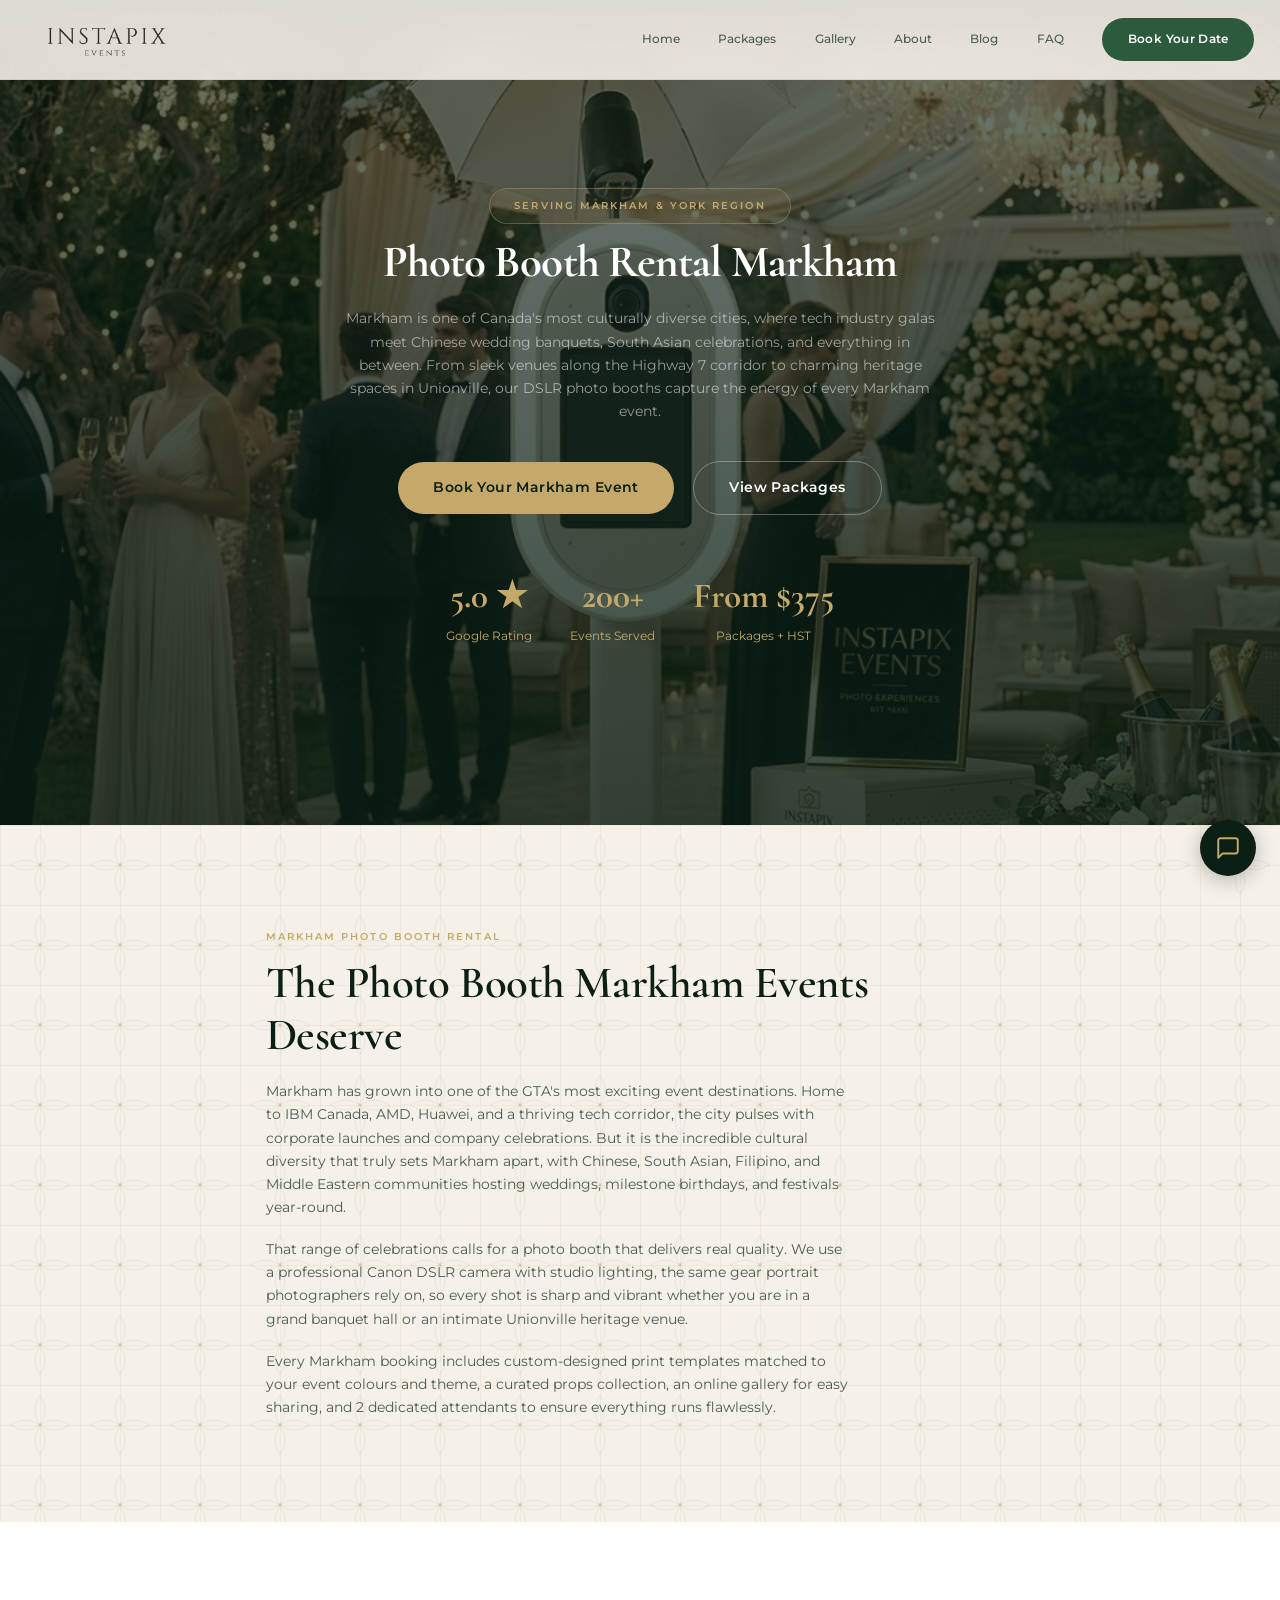
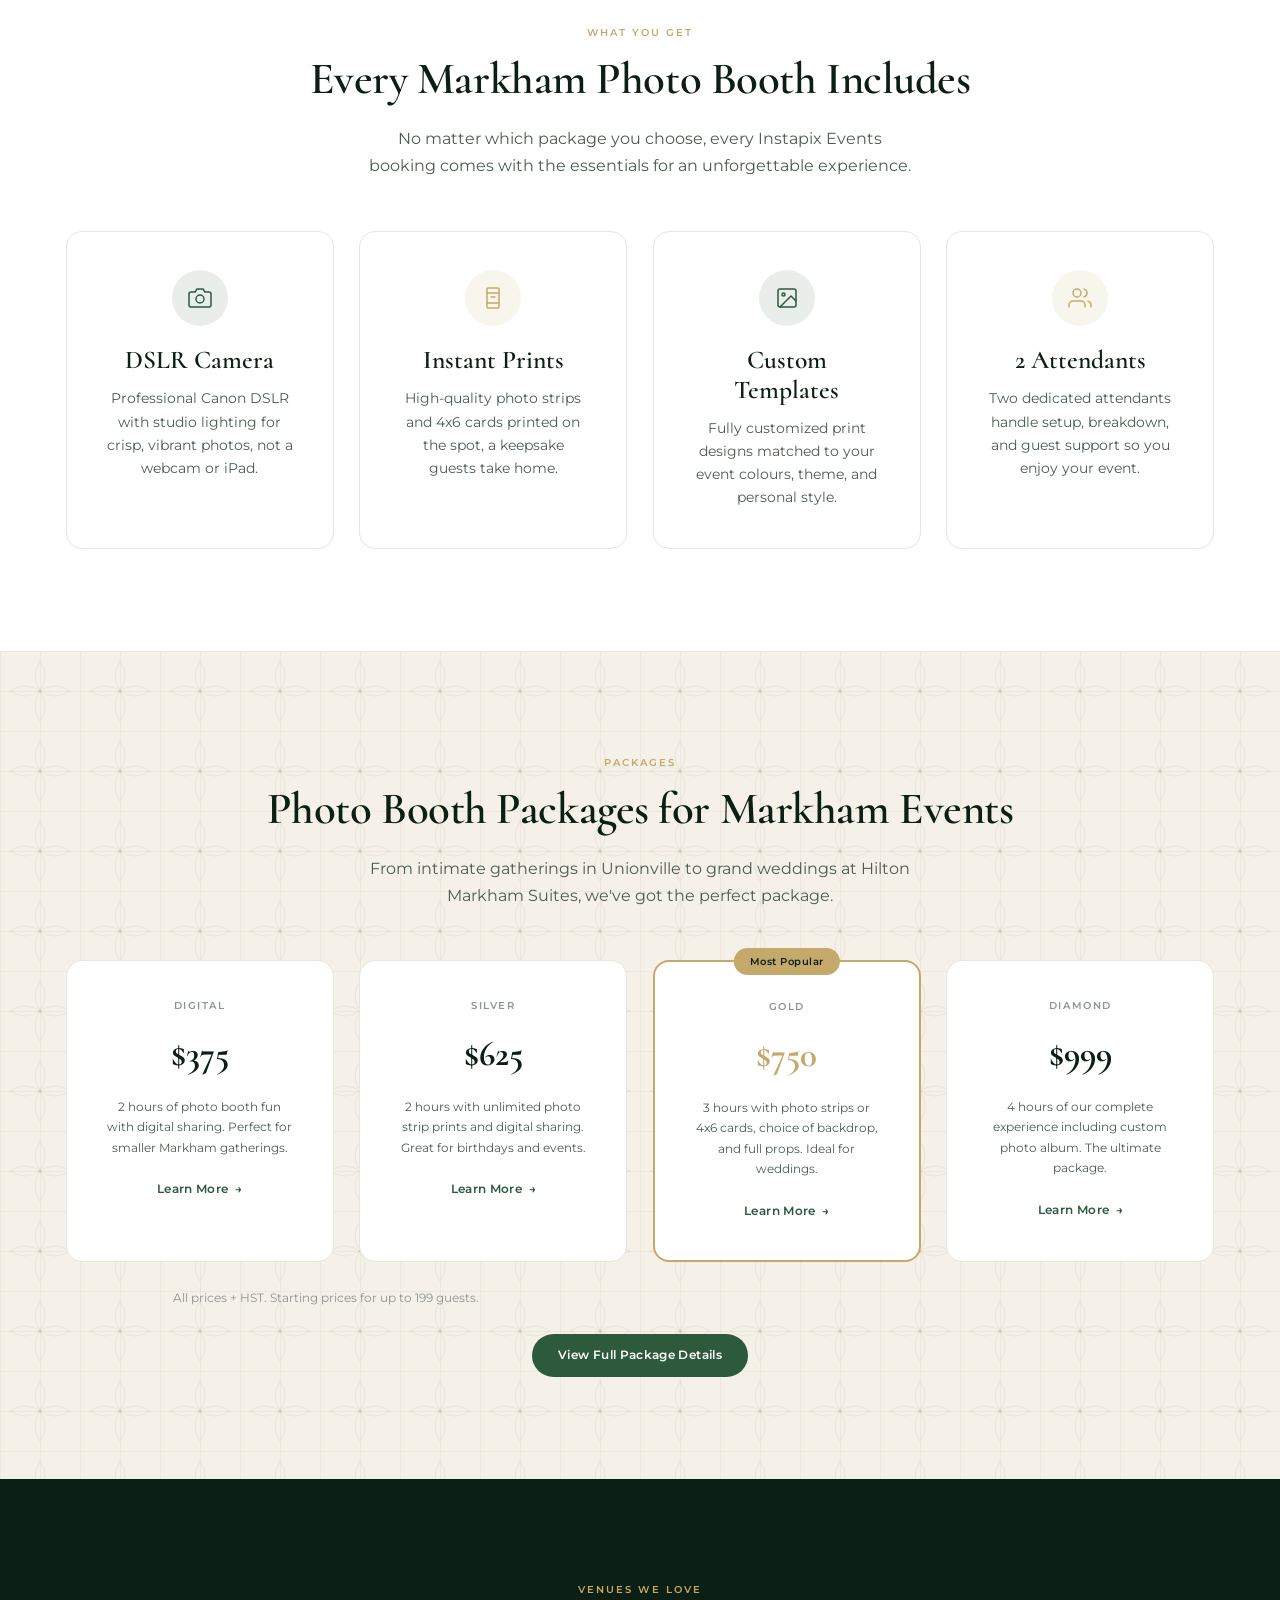
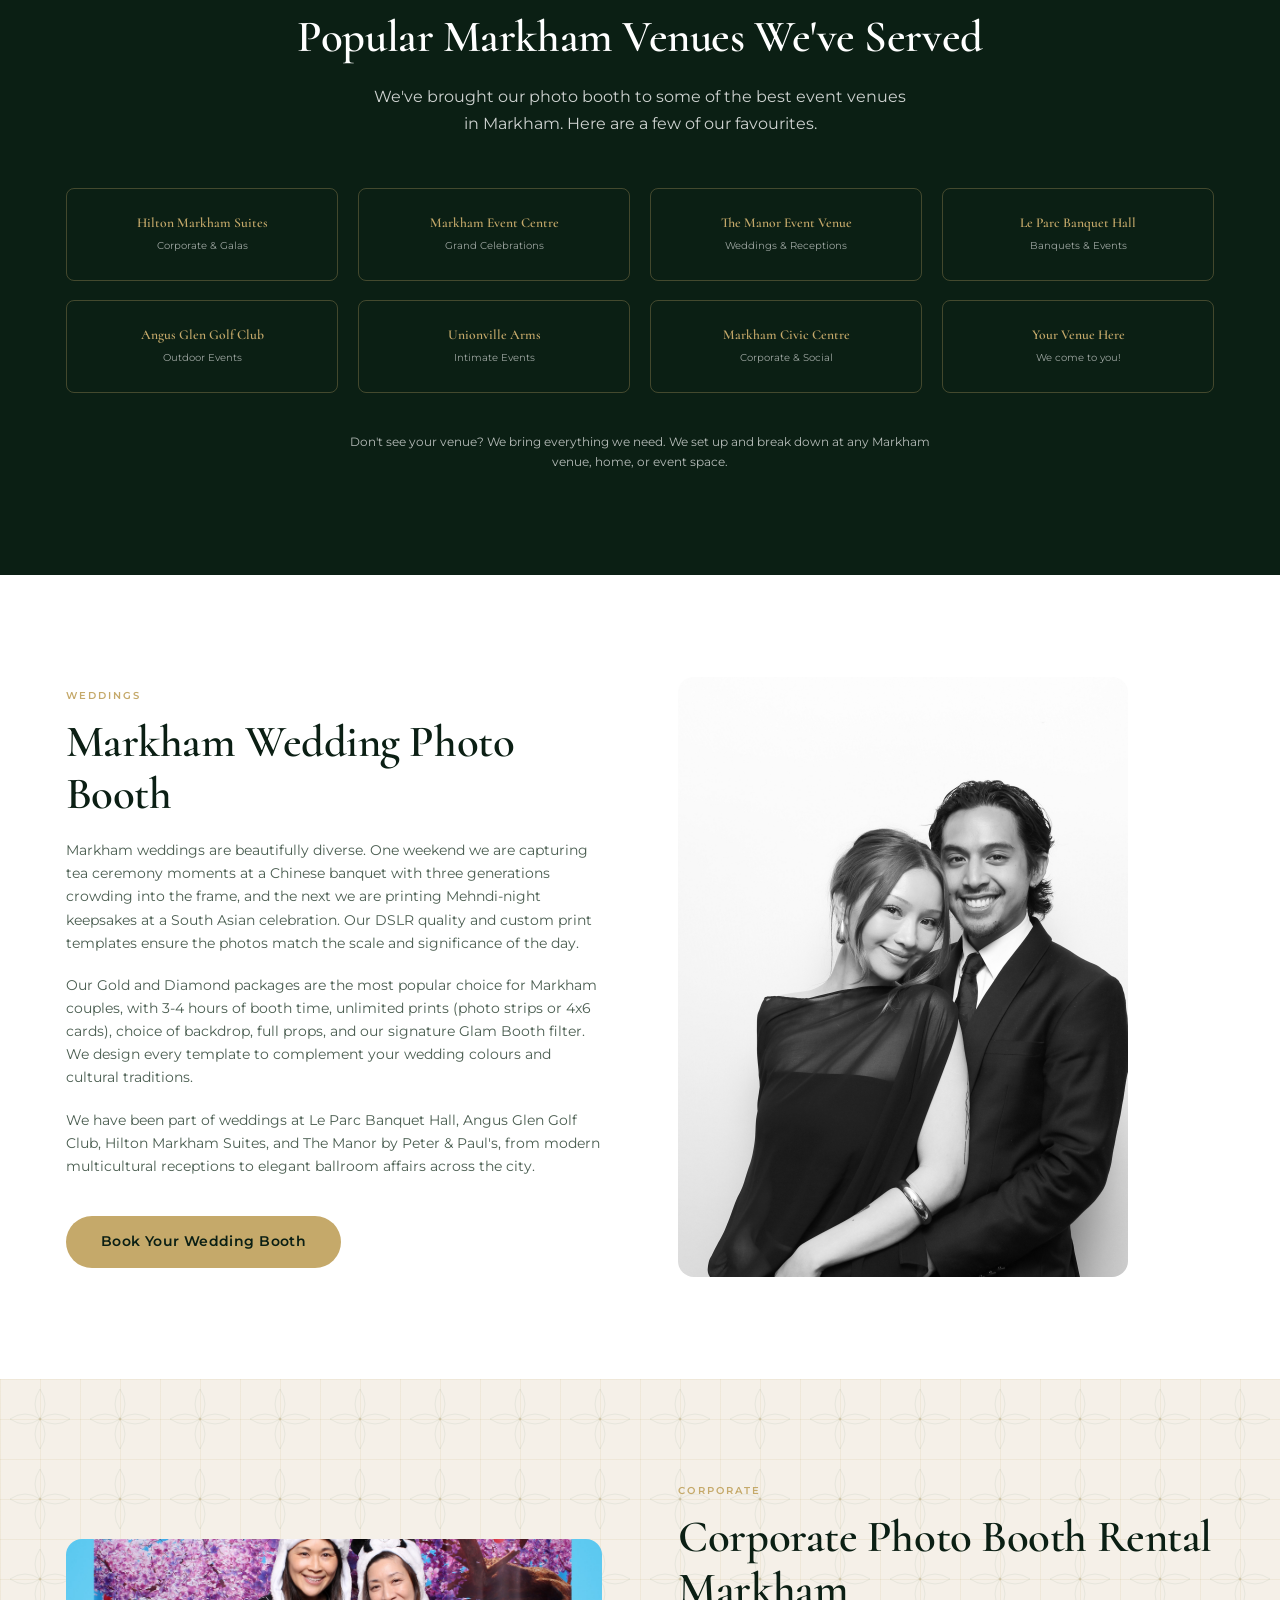
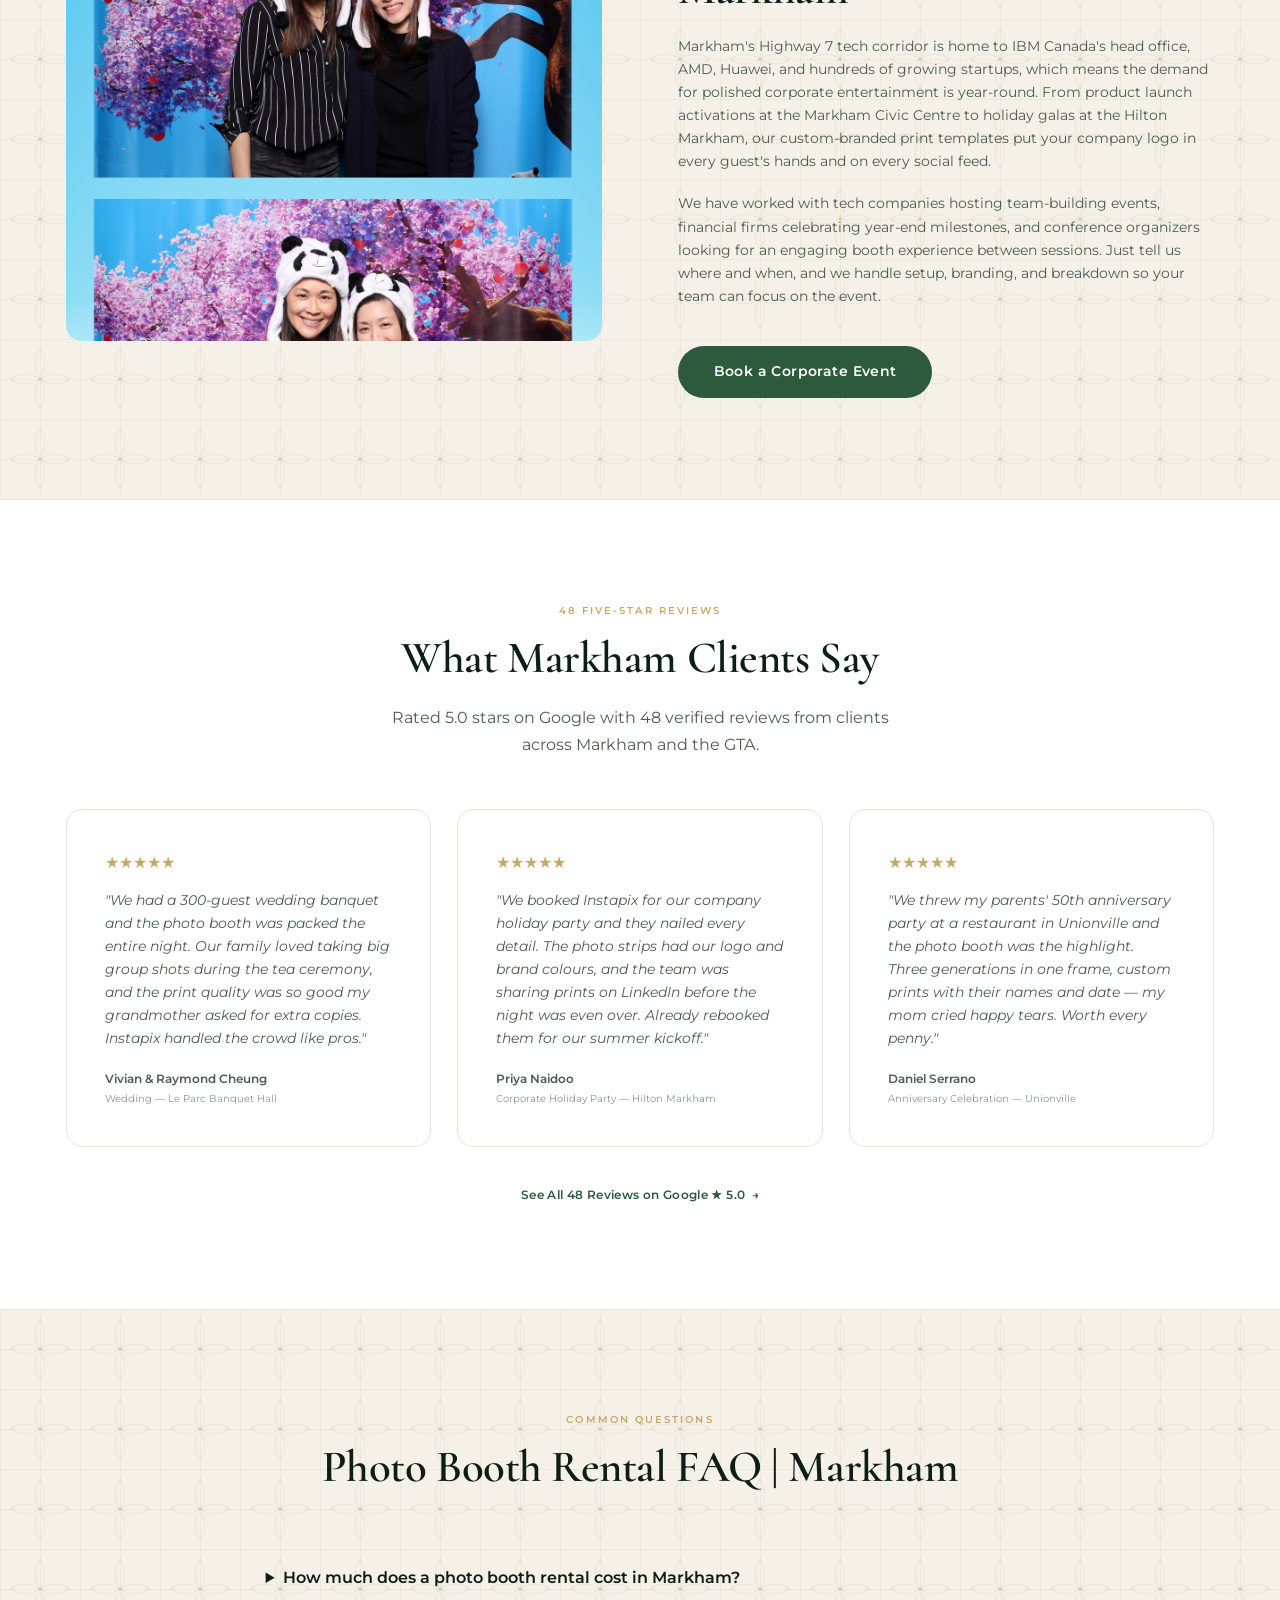
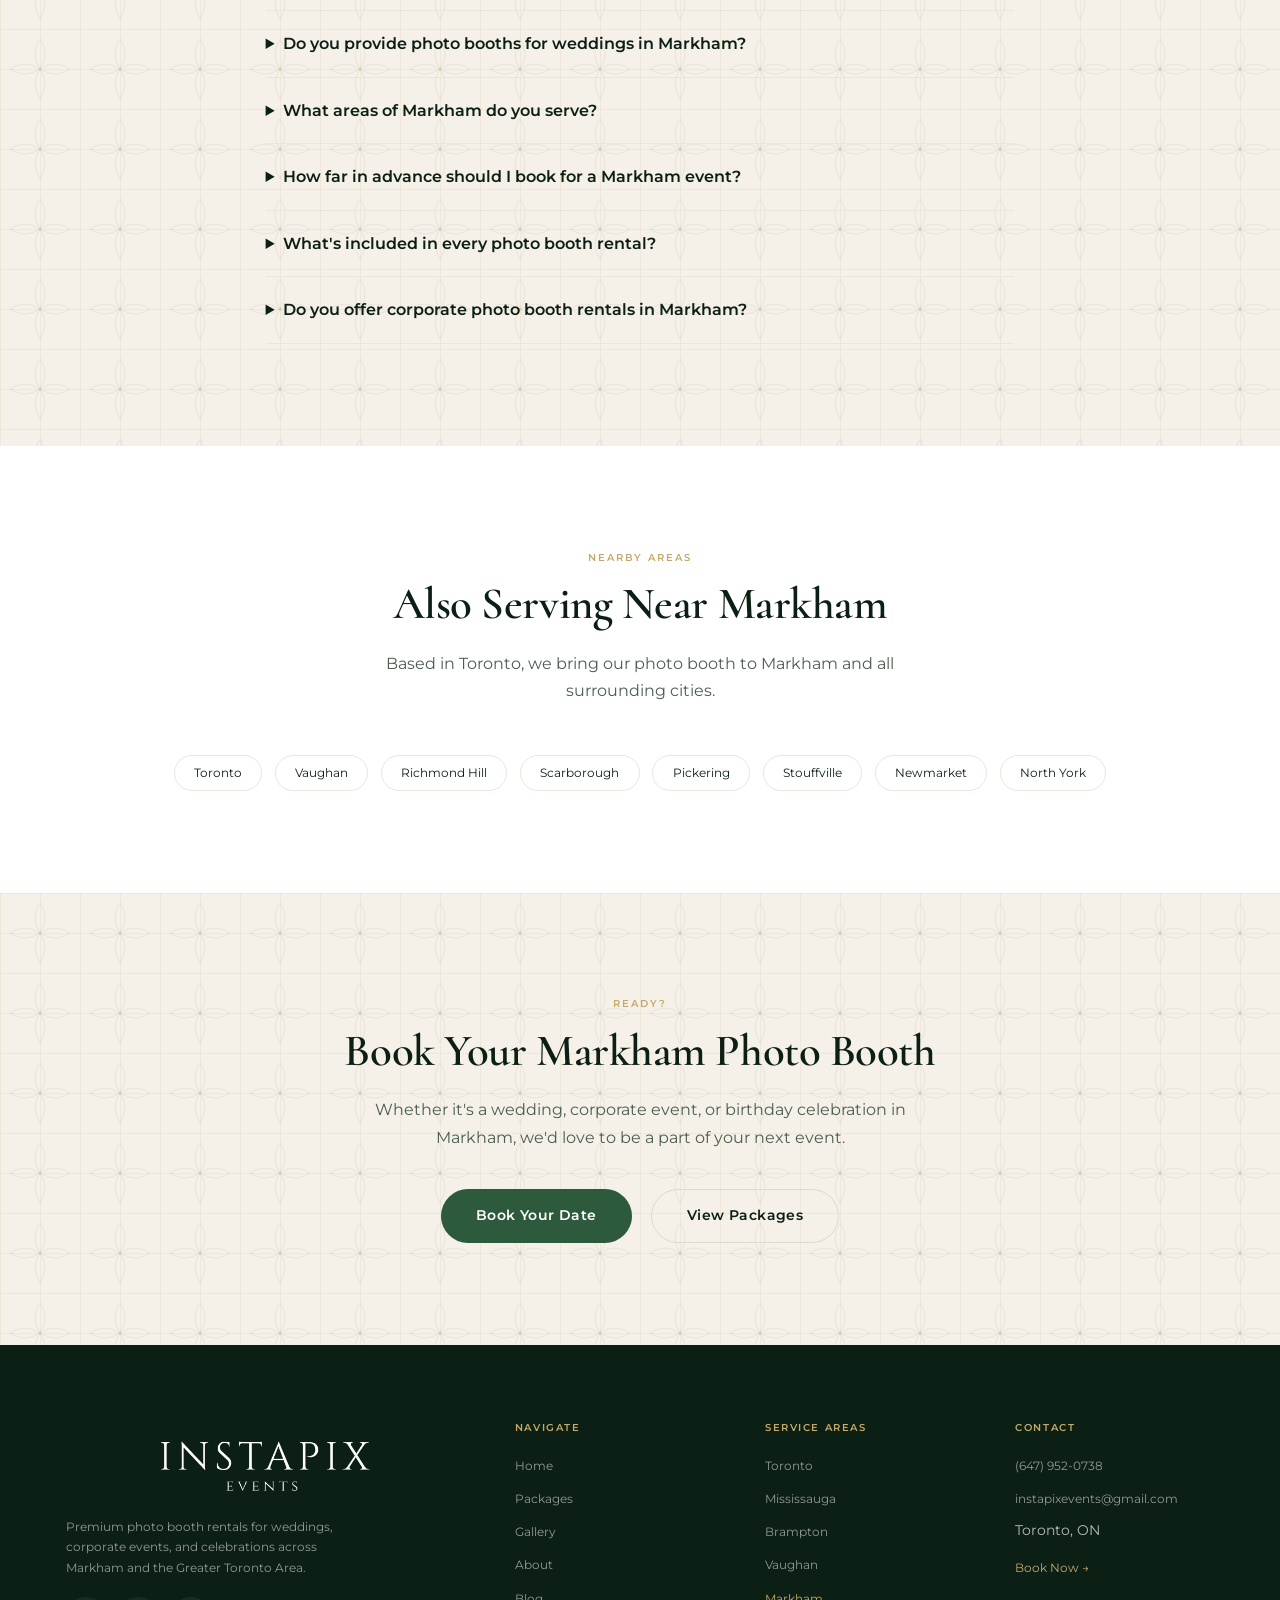
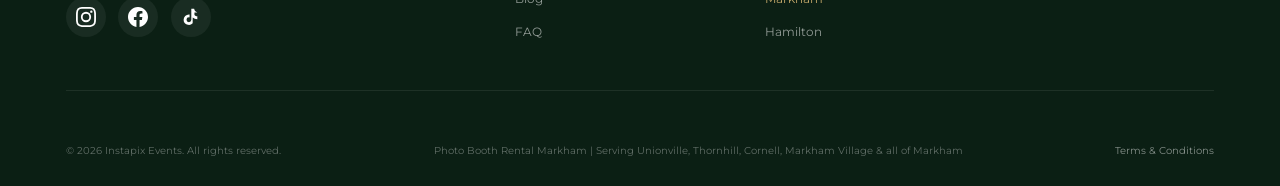
<file: photo-booth-rental-markham.html>
<!DOCTYPE html>
<html lang="en-CA">
<head>
  <meta charset="UTF-8">
  <meta name="viewport" content="width=device-width, initial-scale=1.0">
  <title>Photo Booth Rental Markham | Weddings & Events | Instapix Events</title>
  <meta name="description" content="Markham's top-rated photo booth rental. 5.0 stars on Google. DSLR photo booths for weddings at Hilton Markham Suites, Markham Event Centre, and venues across Unionville, Thornhill & Cornell. Packages from $375 + HST.">
  <meta name="keywords" content="photo booth rental Markham, photo booth Markham, wedding photo booth Markham, corporate photo booth Markham, birthday photo booth Markham, photo booth Unionville, photo booth Thornhill, photo booth rental near me Markham, DSLR photo booth Markham, instant print photo booth Markham">
  <link rel="canonical" href="https://instapixevents.com/photo-booth-rental-markham">

  <!-- Open Graph -->
  <meta property="og:title" content="Photo Booth Rental Markham | Instapix Events">
  <meta property="og:description" content="Markham's top-rated DSLR photo booth rental. 5.0 stars, 200+ events. Weddings, corporate, birthdays. Packages from $375.">
  <meta property="og:type" content="website">
  <meta property="og:url" content="https://instapixevents.com/photo-booth-rental-markham">
  <meta property="og:image" content="https://instapixevents.com/assets/Website Preview.png">
  <meta property="og:locale" content="en_CA">
  <meta property="og:site_name" content="Instapix Events">

  <!-- Structured Data — LocalBusiness (Markham-specific) -->
  <script type="application/ld+json">
  {
    "@context": "https://schema.org",
    "@type": "LocalBusiness",
    "name": "Instapix Events — Photo Booth Rental Markham",
    "description": "Premium DSLR photo booth rentals in Markham for weddings, corporate events, birthdays, and celebrations. Serving Unionville, Thornhill, Cornell, Berczy, Cathedraltown, and all of Markham.",
    "url": "https://instapixevents.com/photo-booth-rental-markham",
    "telephone": "+16479520738",
    "email": "instapixevents@gmail.com",
    "image": "https://instapixevents.com/assets/INSTAPIX (Website).png",
    "address": {
      "@type": "PostalAddress",
      "addressLocality": "Toronto",
      "addressRegion": "ON",
      "postalCode": "M3L 2M8",
      "addressCountry": "CA"
    },
    "geo": {
      "@type": "GeoCoordinates",
      "latitude": 43.8561,
      "longitude": -79.3370
    },
    "areaServed": {
      "@type": "City",
      "name": "Markham",
      "containedInPlace": { "@type": "AdministrativeArea", "name": "Ontario" }
    },
    "aggregateRating": {
      "@type": "AggregateRating",
      "ratingValue": "5.0",
      "reviewCount": "48",
      "bestRating": "5"
    },
    "hasOfferCatalog": {
      "@type": "OfferCatalog",
      "name": "Photo Booth Packages — Markham",
      "itemListElement": [
        { "@type": "Offer", "name": "Digital Package", "price": "375", "priceCurrency": "CAD" },
        { "@type": "Offer", "name": "Silver Package", "price": "625", "priceCurrency": "CAD" },
        { "@type": "Offer", "name": "Gold Package", "price": "750", "priceCurrency": "CAD" },
        { "@type": "Offer", "name": "Diamond Package", "price": "999", "priceCurrency": "CAD" }
      ]
    },
    "priceRange": "$$"
  }
  </script>

  <!-- Structured Data — FAQ (Markham-specific) -->
  <script type="application/ld+json">
  {
    "@context": "https://schema.org",
    "@type": "FAQPage",
    "mainEntity": [
      {
        "@type": "Question",
        "name": "How much does a photo booth rental cost in Markham?",
        "acceptedAnswer": {
          "@type": "Answer",
          "text": "Our packages start at $375 + HST for the Digital package (2 hours, digital sharing), which works well for smaller Markham gatherings and birthday parties. The Silver package starts at $625 with unlimited photo strip prints. Our Gold package at $750 is the most popular for Markham weddings and large cultural celebrations, covering 3 hours with photo strips and 4x6 cards. The Diamond package at $999 includes 4 hours and a custom photo album, ideal for grand banquet-style events common in the area."
        }
      },
      {
        "@type": "Question",
        "name": "Do you provide photo booth rentals for weddings in Markham?",
        "acceptedAnswer": {
          "@type": "Answer",
          "text": "Absolutely! Markham weddings are our specialty. We have provided photo booths at Le Parc Banquet Hall, Angus Glen Golf Club, Hilton Markham Suites, The Manor by Peter & Paul's, and many more. Whether it is a Chinese banquet, a South Asian reception, or a modern multicultural celebration, our Gold and Diamond packages include custom print templates designed around your wedding colours, names, and cultural traditions."
        }
      },
      {
        "@type": "Question",
        "name": "What areas of Markham do you serve?",
        "acceptedAnswer": {
          "@type": "Answer",
          "text": "We serve all of Markham including Unionville, Thornhill, Cornell, Berczy, Cathedraltown, Markham Village, Milliken, Wismer, and surrounding areas. Whether your venue is along the Highway 7 corridor, in the historic Unionville Main Street district, or in one of Markham's newer communities, we bring everything to you. We also serve nearby cities like Toronto, Vaughan, Richmond Hill, Scarborough, and the entire GTA."
        }
      },
      {
        "@type": "Question",
        "name": "What's included in a Markham photo booth rental?",
        "acceptedAnswer": {
          "@type": "Answer",
          "text": "Every Instapix Events booking in Markham includes a professional Canon DSLR camera, studio lighting, custom-designed print templates matched to your event theme, a curated props collection, an online gallery for easy sharing, and 2 dedicated attendants who handle setup and breakdown at your venue. Depending on your package, you will also get unlimited prints, choice of backdrop, and our signature Glam Booth filter. For large Markham banquets and multicultural weddings, our attendants are experienced with high-volume guest flow."
        }
      }
    ]
  }
  </script>

  <!-- BreadcrumbList -->
  <script type="application/ld+json">
  {
    "@context": "https://schema.org",
    "@type": "BreadcrumbList",
    "itemListElement": [
      { "@type": "ListItem", "position": 1, "name": "Home", "item": "https://instapixevents.com" },
      { "@type": "ListItem", "position": 2, "name": "Photo Booth Rental Markham", "item": "https://instapixevents.com/photo-booth-rental-markham" }
    ]
  }
  </script>

  <link rel="stylesheet" href="shared/brand.css">
  <link rel="icon" type="image/png" href="assets/favicon.png">
</head>
<body>

  <!-- Navigation -->
  <nav class="nav">
    <div class="nav__inner">
      <a href="index.html" class="nav__logo">
        <img src="assets/White intapix text logo.png" alt="Instapix Events" style="width:160px;height:auto">
      </a>

      <button class="nav__toggle" aria-label="Toggle menu">
        <span></span><span></span><span></span>
      </button>

      <div class="nav__menu">
        <div class="nav__links">
          <a href="index.html" class="nav__link">Home</a>
          <a href="packages.html" class="nav__link">Packages</a>
          <a href="gallery.html" class="nav__link">Gallery</a>
          <a href="about.html" class="nav__link">About</a>
          <a href="blog.html" class="nav__link">Blog</a>
          <a href="faq.html" class="nav__link">FAQ</a>
        </div>
        <a href="book.html" class="btn btn--primary nav__cta">Book Your Date</a>
      </div>
    </div>
  </nav>

  <!-- Breadcrumb -->
  <div style="background:var(--forest);padding:var(--space-sm) 0;border-bottom:1px solid rgba(255,255,255,0.1)">
    <div class="container" style="font-size:var(--text-xs);color:rgba(255,255,255,0.6)">
      <a href="index.html" style="color:rgba(255,255,255,0.6);text-decoration:none">Home</a>
      <span style="margin:0 var(--space-xs)">/</span>
      <span style="color:var(--gold)">Photo Booth Rental Markham</span>
    </div>
  </div>

  <!-- Hero -->
  <section class="hero" style="min-height:60vh">
    <div class="hero__bg">
      <img src="assets/Hero Page photo/Gemini_Generated_Image_b4xyiqb4xyiqb4xy.png" alt="Instapix Events photo booth at a Markham wedding" loading="eager" style="object-position:center 30%">
      <div class="hero__overlay"></div>
    </div>

    <div class="container">
      <div class="hero__content fade-in">
        <span class="hero__badge">Serving Markham & York Region</span>
        <h1 style="font-family:var(--font-heading);font-size:clamp(2rem,5vw,3.5rem);font-weight:700;color:var(--white);margin-bottom:var(--space-lg)">Photo Booth Rental Markham</h1>
        <p class="hero__subtitle">Markham is one of Canada's most culturally diverse cities, where tech industry galas meet Chinese wedding banquets, South Asian celebrations, and everything in between. From sleek venues along the Highway 7 corridor to charming heritage spaces in Unionville, our DSLR photo booths capture the energy of every Markham event.</p>

        <div class="hero__actions" style="margin-top:var(--space-2xl)">
          <a href="book.html" class="btn btn--gold btn--lg">Book Your Markham Event</a>
          <a href="packages.html" class="btn btn--outline-white btn--lg">View Packages</a>
        </div>

        <div style="display:flex;gap:var(--space-2xl);justify-content:center;margin-top:var(--space-3xl);flex-wrap:wrap">
          <div style="text-align:center">
            <div style="font-family:var(--font-heading);font-size:var(--text-3xl);font-weight:700;color:var(--gold)">5.0 &#9733;</div>
            <p style="font-size:var(--text-sm);color:var(--gold)">Google Rating</p>
          </div>
          <div style="text-align:center">
            <div style="font-family:var(--font-heading);font-size:var(--text-3xl);font-weight:700;color:var(--gold)">200+</div>
            <p style="font-size:var(--text-sm);color:var(--gold)">Events Served</p>
          </div>
          <div style="text-align:center">
            <div style="font-family:var(--font-heading);font-size:var(--text-3xl);font-weight:700;color:var(--gold)">From $375</div>
            <p style="font-size:var(--text-sm);color:var(--gold)">Packages + HST</p>
          </div>
        </div>
      </div>
    </div>
  </section>

  <!-- Intro / Why Markham -->
  <section class="section--cream">
    <div class="container" style="max-width:800px">
      <span class="section-label">Markham Photo Booth Rental</span>
      <h2 class="section-title">The Photo Booth Markham Events Deserve</h2>
      <p style="margin-bottom:var(--space-lg)">Markham has grown into one of the GTA's most exciting event destinations. Home to IBM Canada, AMD, Huawei, and a thriving tech corridor, the city pulses with corporate launches and company celebrations. But it is the incredible cultural diversity that truly sets Markham apart, with Chinese, South Asian, Filipino, and Middle Eastern communities hosting weddings, milestone birthdays, and festivals year-round.</p>
      <p style="margin-bottom:var(--space-lg)">That range of celebrations calls for a photo booth that delivers real quality. We use a professional Canon DSLR camera with studio lighting, the same gear portrait photographers rely on, so every shot is sharp and vibrant whether you are in a grand banquet hall or an intimate Unionville heritage venue.</p>
      <p>Every Markham booking includes custom-designed print templates matched to your event colours and theme, a curated props collection, an online gallery for easy sharing, and 2 dedicated attendants to ensure everything runs flawlessly.</p>
    </div>
  </section>

  <!-- What's Included -->
  <section>
    <div class="container text-center">
      <span class="section-label">What You Get</span>
      <h2 class="section-title">Every Markham Photo Booth Includes</h2>
      <p class="section-subtitle mx-auto" style="margin-bottom:var(--space-3xl)">No matter which package you choose, every Instapix Events booking comes with the essentials for an unforgettable experience.</p>

      <div class="grid grid--4 stagger">
        <div class="card">
          <div style="width:56px;height:56px;border-radius:50%;background:var(--emerald-light);display:flex;align-items:center;justify-content:center;margin:0 auto var(--space-lg)">
            <svg width="24" height="24" viewBox="0 0 24 24" fill="none" stroke="var(--emerald)" stroke-width="1.5" stroke-linecap="round" stroke-linejoin="round"><path d="M23 19a2 2 0 0 1-2 2H3a2 2 0 0 1-2-2V8a2 2 0 0 1 2-2h4l2-3h6l2 3h4a2 2 0 0 1 2 2z"/><circle cx="12" cy="13" r="4"/></svg>
          </div>
          <h4>DSLR Camera</h4>
          <p style="margin-top:var(--space-md);margin-left:auto;margin-right:auto">Professional Canon DSLR with studio lighting for crisp, vibrant photos, not a webcam or iPad.</p>
        </div>

        <div class="card">
          <div style="width:56px;height:56px;border-radius:50%;background:var(--gold-light);display:flex;align-items:center;justify-content:center;margin:0 auto var(--space-lg)">
            <svg width="24" height="24" viewBox="0 0 24 24" fill="none" stroke="var(--gold)" stroke-width="1.5" stroke-linecap="round" stroke-linejoin="round"><rect x="6" y="2" width="12" height="20" rx="1"/><path d="M6 7h12"/><path d="M6 17h12"/><path d="M10 11h4"/></svg>
          </div>
          <h4>Instant Prints</h4>
          <p style="margin-top:var(--space-md);margin-left:auto;margin-right:auto">High-quality photo strips and 4x6 cards printed on the spot, a keepsake guests take home.</p>
        </div>

        <div class="card">
          <div style="width:56px;height:56px;border-radius:50%;background:var(--emerald-light);display:flex;align-items:center;justify-content:center;margin:0 auto var(--space-lg)">
            <svg width="24" height="24" viewBox="0 0 24 24" fill="none" stroke="var(--emerald)" stroke-width="1.5" stroke-linecap="round" stroke-linejoin="round"><rect x="3" y="3" width="18" height="18" rx="2" ry="2"/><circle cx="8.5" cy="8.5" r="1.5"/><polyline points="21 15 16 10 5 21"/></svg>
          </div>
          <h4>Custom Templates</h4>
          <p style="margin-top:var(--space-md);margin-left:auto;margin-right:auto">Fully customized print designs matched to your event colours, theme, and personal style.</p>
        </div>

        <div class="card">
          <div style="width:56px;height:56px;border-radius:50%;background:var(--gold-light);display:flex;align-items:center;justify-content:center;margin:0 auto var(--space-lg)">
            <svg width="24" height="24" viewBox="0 0 24 24" fill="none" stroke="var(--gold)" stroke-width="1.5" stroke-linecap="round" stroke-linejoin="round"><path d="M17 21v-2a4 4 0 0 0-4-4H5a4 4 0 0 0-4 4v2"/><circle cx="9" cy="7" r="4"/><path d="M23 21v-2a4 4 0 0 0-3-3.87"/><path d="M16 3.13a4 4 0 0 1 0 7.75"/></svg>
          </div>
          <h4>2 Attendants</h4>
          <p style="margin-top:var(--space-md);margin-left:auto;margin-right:auto">Two dedicated attendants handle setup, breakdown, and guest support so you enjoy your event.</p>
        </div>
      </div>
    </div>
  </section>

  <!-- Packages Preview -->
  <section class="section--cream">
    <div class="container text-center">
      <span class="section-label">Packages</span>
      <h2 class="section-title">Photo Booth Packages for Markham Events</h2>
      <p class="section-subtitle mx-auto" style="margin-bottom:var(--space-3xl)">From intimate gatherings in Unionville to grand weddings at Hilton Markham Suites, we've got the perfect package.</p>

      <div class="grid grid--4 stagger">
        <div class="card text-center">
          <h5 style="color:var(--text-muted);text-transform:uppercase;letter-spacing:0.15em;font-family:var(--font-body);font-size:var(--text-xs)">Digital</h5>
          <div style="font-family:var(--font-heading);font-size:var(--text-3xl);font-weight:700;margin:var(--space-md) 0;color:var(--forest)">$375</div>
          <p style="font-size:var(--text-sm);margin-bottom:var(--space-lg);margin-left:auto;margin-right:auto">2 hours of photo booth fun with digital sharing. Perfect for smaller Markham gatherings.</p>
          <a href="packages.html" class="btn btn--ghost">Learn More</a>
        </div>

        <div class="card text-center">
          <h5 style="color:var(--text-muted);text-transform:uppercase;letter-spacing:0.15em;font-family:var(--font-body);font-size:var(--text-xs)">Silver</h5>
          <div style="font-family:var(--font-heading);font-size:var(--text-3xl);font-weight:700;margin:var(--space-md) 0;color:var(--forest)">$625</div>
          <p style="font-size:var(--text-sm);margin-bottom:var(--space-lg);margin-left:auto;margin-right:auto">2 hours with unlimited photo strip prints and digital sharing. Great for birthdays and events.</p>
          <a href="packages.html" class="btn btn--ghost">Learn More</a>
        </div>

        <div class="card card--featured text-center">
          <h5 style="color:var(--text-muted);text-transform:uppercase;letter-spacing:0.15em;font-family:var(--font-body);font-size:var(--text-xs)">Gold</h5>
          <div style="font-family:var(--font-heading);font-size:var(--text-3xl);font-weight:700;margin:var(--space-md) 0;color:var(--gold)">$750</div>
          <p style="font-size:var(--text-sm);margin-bottom:var(--space-lg);margin-left:auto;margin-right:auto">3 hours with photo strips or 4x6 cards, choice of backdrop, and full props. Ideal for weddings.</p>
          <a href="packages.html" class="btn btn--ghost">Learn More</a>
        </div>

        <div class="card text-center">
          <h5 style="color:var(--text-muted);text-transform:uppercase;letter-spacing:0.15em;font-family:var(--font-body);font-size:var(--text-xs)">Diamond</h5>
          <div style="font-family:var(--font-heading);font-size:var(--text-3xl);font-weight:700;margin:var(--space-md) 0;color:var(--forest)">$999</div>
          <p style="font-size:var(--text-sm);margin-bottom:var(--space-lg);margin-left:auto;margin-right:auto">4 hours of our complete experience including custom photo album. The ultimate package.</p>
          <a href="packages.html" class="btn btn--ghost">Learn More</a>
        </div>
      </div>

      <p style="font-size:var(--text-sm);color:var(--text-muted);margin-top:var(--space-xl)">All prices + HST. Starting prices for up to 199 guests.</p>
      <a href="packages.html" class="btn btn--primary" style="margin-top:var(--space-xl)">View Full Package Details</a>
    </div>
  </section>

  <!-- Popular Markham Venues -->
  <section class="section--forest">
    <div class="container text-center">
      <span class="section-label">Venues We Love</span>
      <h2 style="margin-bottom:var(--space-lg)">Popular Markham Venues We've Served</h2>
      <p class="section-subtitle mx-auto" style="margin-bottom:var(--space-3xl);color:rgba(255,255,255,0.8)">We've brought our photo booth to some of the best event venues in Markham. Here are a few of our favourites.</p>

      <div style="display:grid;grid-template-columns:repeat(auto-fill,minmax(220px,1fr));gap:var(--space-lg)">
        <div style="padding:var(--space-xl);border:1px solid rgba(197,169,106,0.3);border-radius:var(--border-radius);text-align:center">
          <h4 style="color:var(--gold);font-size:var(--text-base);margin-bottom:var(--space-sm)">Hilton Markham Suites</h4>
          <p style="font-size:var(--text-xs);color:rgba(255,255,255,0.6)">Corporate & Galas</p>
        </div>
        <div style="padding:var(--space-xl);border:1px solid rgba(197,169,106,0.3);border-radius:var(--border-radius);text-align:center">
          <h4 style="color:var(--gold);font-size:var(--text-base);margin-bottom:var(--space-sm)">Markham Event Centre</h4>
          <p style="font-size:var(--text-xs);color:rgba(255,255,255,0.6)">Grand Celebrations</p>
        </div>
        <div style="padding:var(--space-xl);border:1px solid rgba(197,169,106,0.3);border-radius:var(--border-radius);text-align:center">
          <h4 style="color:var(--gold);font-size:var(--text-base);margin-bottom:var(--space-sm)">The Manor Event Venue</h4>
          <p style="font-size:var(--text-xs);color:rgba(255,255,255,0.6)">Weddings & Receptions</p>
        </div>
        <div style="padding:var(--space-xl);border:1px solid rgba(197,169,106,0.3);border-radius:var(--border-radius);text-align:center">
          <h4 style="color:var(--gold);font-size:var(--text-base);margin-bottom:var(--space-sm)">Le Parc Banquet Hall</h4>
          <p style="font-size:var(--text-xs);color:rgba(255,255,255,0.6)">Banquets & Events</p>
        </div>
        <div style="padding:var(--space-xl);border:1px solid rgba(197,169,106,0.3);border-radius:var(--border-radius);text-align:center">
          <h4 style="color:var(--gold);font-size:var(--text-base);margin-bottom:var(--space-sm)">Angus Glen Golf Club</h4>
          <p style="font-size:var(--text-xs);color:rgba(255,255,255,0.6)">Outdoor Events</p>
        </div>
        <div style="padding:var(--space-xl);border:1px solid rgba(197,169,106,0.3);border-radius:var(--border-radius);text-align:center">
          <h4 style="color:var(--gold);font-size:var(--text-base);margin-bottom:var(--space-sm)">Unionville Arms</h4>
          <p style="font-size:var(--text-xs);color:rgba(255,255,255,0.6)">Intimate Events</p>
        </div>
        <div style="padding:var(--space-xl);border:1px solid rgba(197,169,106,0.3);border-radius:var(--border-radius);text-align:center">
          <h4 style="color:var(--gold);font-size:var(--text-base);margin-bottom:var(--space-sm)">Markham Civic Centre</h4>
          <p style="font-size:var(--text-xs);color:rgba(255,255,255,0.6)">Corporate & Social</p>
        </div>
        <div style="padding:var(--space-xl);border:1px solid rgba(197,169,106,0.3);border-radius:var(--border-radius);text-align:center">
          <h4 style="color:var(--gold);font-size:var(--text-base);margin-bottom:var(--space-sm)">Your Venue Here</h4>
          <p style="font-size:var(--text-xs);color:rgba(255,255,255,0.6)">We come to you!</p>
        </div>
      </div>

      <p style="font-size:var(--text-sm);color:rgba(255,255,255,0.7);margin-top:var(--space-2xl);max-width:600px;margin-left:auto;margin-right:auto">Don't see your venue? We bring everything we need. We set up and break down at any Markham venue, home, or event space.</p>
    </div>
  </section>

  <!-- Weddings in Markham -->
  <section>
    <div class="container" style="display:grid;grid-template-columns:1fr 1fr;gap:var(--space-4xl);align-items:center">
      <div class="fade-in-left">
        <span class="section-label">Weddings</span>
        <h2 style="margin-bottom:var(--space-lg)">Markham Wedding Photo Booth</h2>
        <p style="margin-bottom:var(--space-lg)">Markham weddings are beautifully diverse. One weekend we are capturing tea ceremony moments at a Chinese banquet with three generations crowding into the frame, and the next we are printing Mehndi-night keepsakes at a South Asian celebration. Our DSLR quality and custom print templates ensure the photos match the scale and significance of the day.</p>
        <p style="margin-bottom:var(--space-lg)">Our Gold and Diamond packages are the most popular choice for Markham couples, with 3-4 hours of booth time, unlimited prints (photo strips or 4x6 cards), choice of backdrop, full props, and our signature Glam Booth filter. We design every template to complement your wedding colours and cultural traditions.</p>
        <p style="margin-bottom:var(--space-2xl)">We have been part of weddings at Le Parc Banquet Hall, Angus Glen Golf Club, Hilton Markham Suites, and The Manor by Peter & Paul's, from modern multicultural receptions to elegant ballroom affairs across the city.</p>
        <a href="book.html" class="btn btn--gold btn--lg">Book Your Wedding Booth</a>
      </div>
      <div class="fade-in-right" style="aspect-ratio:3/4;border-radius:var(--border-radius-lg);overflow:hidden;max-height:600px">
        <img src="assets/Photobooth photos/Guest wont stop.jfif" alt="Wedding photo booth moment in Markham" loading="lazy" style="width:100%;height:100%;object-fit:cover">
      </div>
    </div>
  </section>

  <!-- Corporate Events -->
  <section class="section--cream">
    <div class="container" style="display:grid;grid-template-columns:1fr 1fr;gap:var(--space-4xl);align-items:center">
      <div style="aspect-ratio:4/3;border-radius:var(--border-radius-lg);overflow:hidden">
        <img src="assets/Photobooth photos/2024-03-07_184639225.jpg" alt="Corporate photo booth event in Markham" loading="lazy" style="width:100%;height:100%;object-fit:cover">
      </div>
      <div>
        <span class="section-label">Corporate</span>
        <h2 style="margin-bottom:var(--space-lg)">Corporate Photo Booth Rental Markham</h2>
        <p style="margin-bottom:var(--space-lg)">Markham's Highway 7 tech corridor is home to IBM Canada's head office, AMD, Huawei, and hundreds of growing startups, which means the demand for polished corporate entertainment is year-round. From product launch activations at the Markham Civic Centre to holiday galas at the Hilton Markham, our custom-branded print templates put your company logo in every guest's hands and on every social feed.</p>
        <p style="margin-bottom:var(--space-2xl)">We have worked with tech companies hosting team-building events, financial firms celebrating year-end milestones, and conference organizers looking for an engaging booth experience between sessions. Just tell us where and when, and we handle setup, branding, and breakdown so your team can focus on the event.</p>
        <a href="book.html" class="btn btn--primary btn--lg">Book a Corporate Event</a>
      </div>
    </div>
  </section>

  <!-- Testimonials -->
  <section>
    <div class="container text-center">
      <span class="section-label">48 Five-Star Reviews</span>
      <h2 class="section-title">What Markham Clients Say</h2>
      <p class="section-subtitle mx-auto" style="margin-bottom:var(--space-3xl)">Rated 5.0 stars on Google with 48 verified reviews from clients across Markham and the GTA.</p>

      <div class="grid grid--3 stagger">
        <div class="card" style="text-align:left">
          <div style="color:var(--gold);font-size:var(--text-lg);margin-bottom:var(--space-md)">&#9733;&#9733;&#9733;&#9733;&#9733;</div>
          <p style="font-style:italic;margin-bottom:var(--space-lg)">"We had a 300-guest wedding banquet and the photo booth was packed the entire night. Our family loved taking big group shots during the tea ceremony, and the print quality was so good my grandmother asked for extra copies. Instapix handled the crowd like pros."</p>
          <p style="font-weight:600;font-size:var(--text-sm)">Vivian & Raymond Cheung</p>
          <p style="font-size:var(--text-xs);color:var(--text-muted)">Wedding — Le Parc Banquet Hall</p>
        </div>

        <div class="card" style="text-align:left">
          <div style="color:var(--gold);font-size:var(--text-lg);margin-bottom:var(--space-md)">&#9733;&#9733;&#9733;&#9733;&#9733;</div>
          <p style="font-style:italic;margin-bottom:var(--space-lg)">"We booked Instapix for our company holiday party and they nailed every detail. The photo strips had our logo and brand colours, and the team was sharing prints on LinkedIn before the night was even over. Already rebooked them for our summer kickoff."</p>
          <p style="font-weight:600;font-size:var(--text-sm)">Priya Naidoo</p>
          <p style="font-size:var(--text-xs);color:var(--text-muted)">Corporate Holiday Party — Hilton Markham</p>
        </div>

        <div class="card" style="text-align:left">
          <div style="color:var(--gold);font-size:var(--text-lg);margin-bottom:var(--space-md)">&#9733;&#9733;&#9733;&#9733;&#9733;</div>
          <p style="font-style:italic;margin-bottom:var(--space-lg)">"We threw my parents' 50th anniversary party at a restaurant in Unionville and the photo booth was the highlight. Three generations in one frame, custom prints with their names and date — my mom cried happy tears. Worth every penny."</p>
          <p style="font-weight:600;font-size:var(--text-sm)">Daniel Serrano</p>
          <p style="font-size:var(--text-xs);color:var(--text-muted)">Anniversary Celebration — Unionville</p>
        </div>
      </div>

      <a href="https://g.page/instapixevents" target="_blank" rel="noopener" class="btn btn--ghost" style="margin-top:var(--space-2xl)">See All 48 Reviews on Google &#9733; 5.0</a>
    </div>
  </section>

  <!-- FAQ Section -->
  <section class="section--cream">
    <div class="container" style="max-width:800px">
      <span class="section-label text-center" style="display:block">Common Questions</span>
      <h2 class="section-title text-center">Photo Booth Rental FAQ | Markham</h2>

      <div style="margin-top:var(--space-3xl)">
        <details style="border-bottom:1px solid var(--border-light);padding:var(--space-lg) 0">
          <summary style="cursor:pointer;font-weight:600;font-size:var(--text-lg)">How much does a photo booth rental cost in Markham?</summary>
          <p style="margin-top:var(--space-md);color:var(--text-muted)">Our packages start at $375 + HST for the Digital package (2 hours, digital sharing), which works well for smaller Markham gatherings and birthday parties. The Silver package starts at $625 with unlimited photo strip prints. Our Gold package at $750 is the most popular for Markham weddings and large cultural celebrations, covering 3 hours with photo strips and 4x6 cards. The Diamond package at $999 includes 4 hours and a custom photo album, ideal for grand banquet-style events common in the area.</p>
        </details>

        <details style="border-bottom:1px solid var(--border-light);padding:var(--space-lg) 0">
          <summary style="cursor:pointer;font-weight:600;font-size:var(--text-lg)">Do you provide photo booths for weddings in Markham?</summary>
          <p style="margin-top:var(--space-md);color:var(--text-muted)">Absolutely! Markham weddings are our specialty. We have provided photo booths at Le Parc Banquet Hall, Angus Glen Golf Club, Hilton Markham Suites, The Manor by Peter & Paul's, and many more. Whether it is a Chinese banquet, a South Asian reception, or a modern multicultural celebration, our Gold and Diamond packages include custom print templates designed around your wedding colours, names, and cultural traditions.</p>
        </details>

        <details style="border-bottom:1px solid var(--border-light);padding:var(--space-lg) 0">
          <summary style="cursor:pointer;font-weight:600;font-size:var(--text-lg)">What areas of Markham do you serve?</summary>
          <p style="margin-top:var(--space-md);color:var(--text-muted)">We serve all of Markham including Unionville, Thornhill, Cornell, Berczy, Cathedraltown, Markham Village, Milliken, Wismer, and surrounding areas. Whether your venue is along the Highway 7 corridor, in the historic Unionville Main Street district, or in one of Markham's newer communities, we bring everything to you. We also serve nearby cities like Toronto, Vaughan, Richmond Hill, Scarborough, and the entire GTA.</p>
        </details>

        <details style="border-bottom:1px solid var(--border-light);padding:var(--space-lg) 0">
          <summary style="cursor:pointer;font-weight:600;font-size:var(--text-lg)">How far in advance should I book for a Markham event?</summary>
          <p style="margin-top:var(--space-md);color:var(--text-muted)">We recommend booking 4-8 weeks in advance for most events. Markham's wedding season (May through October) fills up quickly, especially at popular venues like Le Parc and Angus Glen, so we suggest 2-3 months ahead for weddings. Corporate clients along the tech corridor often book us for recurring events throughout the year. We do accommodate last-minute bookings when available, so reach out and we will do our best.</p>
        </details>

        <details style="border-bottom:1px solid var(--border-light);padding:var(--space-lg) 0">
          <summary style="cursor:pointer;font-weight:600;font-size:var(--text-lg)">What's included in every photo booth rental?</summary>
          <p style="margin-top:var(--space-md);color:var(--text-muted)">Every Instapix Events booking in Markham includes a professional Canon DSLR camera, studio lighting, custom-designed print templates matched to your event theme, a curated props collection, an online gallery for easy sharing, and 2 dedicated attendants who handle setup and breakdown at your venue. Depending on your package, you will also get unlimited prints, choice of backdrop, and our signature Glam Booth filter. For large Markham banquets and multicultural weddings, our attendants are experienced with high-volume guest flow.</p>
        </details>

        <details style="border-bottom:1px solid var(--border-light);padding:var(--space-lg) 0">
          <summary style="cursor:pointer;font-weight:600;font-size:var(--text-lg)">Do you offer corporate photo booth rentals in Markham?</summary>
          <p style="margin-top:var(--space-md);color:var(--text-muted)">Yes! Markham's tech corridor is one of our busiest corporate markets. We work with companies of all sizes, from startups near Highway 7 and Warden to established firms at IBM Canada's head office, for holiday parties, product launches, team events, and client appreciation nights. We brand every print template with your company logo and provide digital sharing links so employees can post to LinkedIn and social media on the spot. Contact us for corporate pricing and multi-event discounts.</p>
        </details>
      </div>
    </div>
  </section>

  <!-- Nearby Areas -->
  <section>
    <div class="container text-center">
      <span class="section-label">Nearby Areas</span>
      <h2 class="section-title">Also Serving Near Markham</h2>
      <p class="section-subtitle mx-auto" style="margin-bottom:var(--space-3xl)">Based in Toronto, we bring our photo booth to Markham and all surrounding cities.</p>

      <div style="display:flex;flex-wrap:wrap;gap:var(--space-md);justify-content:center">
        <a href="index.html" style="padding:var(--space-sm) var(--space-lg);border:1px solid var(--border-light);border-radius:99px;text-decoration:none;color:var(--forest);font-size:var(--text-sm);transition:all 0.2s">Toronto</a>
        <a href="photo-booth-rental-vaughan.html" style="padding:var(--space-sm) var(--space-lg);border:1px solid var(--border-light);border-radius:99px;text-decoration:none;color:var(--forest);font-size:var(--text-sm);transition:all 0.2s">Vaughan</a>
        <a href="photo-booth-rental-richmond-hill.html" style="padding:var(--space-sm) var(--space-lg);border:1px solid var(--border-light);border-radius:99px;text-decoration:none;color:var(--forest);font-size:var(--text-sm);transition:all 0.2s">Richmond Hill</a>
        <a href="index.html" style="padding:var(--space-sm) var(--space-lg);border:1px solid var(--border-light);border-radius:99px;text-decoration:none;color:var(--forest);font-size:var(--text-sm);transition:all 0.2s">Scarborough</a>
        <a href="index.html" style="padding:var(--space-sm) var(--space-lg);border:1px solid var(--border-light);border-radius:99px;text-decoration:none;color:var(--forest);font-size:var(--text-sm);transition:all 0.2s">Pickering</a>
        <a href="index.html" style="padding:var(--space-sm) var(--space-lg);border:1px solid var(--border-light);border-radius:99px;text-decoration:none;color:var(--forest);font-size:var(--text-sm);transition:all 0.2s">Stouffville</a>
        <a href="index.html" style="padding:var(--space-sm) var(--space-lg);border:1px solid var(--border-light);border-radius:99px;text-decoration:none;color:var(--forest);font-size:var(--text-sm);transition:all 0.2s">Newmarket</a>
        <a href="index.html" style="padding:var(--space-sm) var(--space-lg);border:1px solid var(--border-light);border-radius:99px;text-decoration:none;color:var(--forest);font-size:var(--text-sm);transition:all 0.2s">North York</a>
      </div>
    </div>
  </section>

  <!-- Final CTA -->
  <section class="section--cream">
    <div class="container text-center">
      <span class="section-label">Ready?</span>
      <h2 class="section-title">Book Your Markham Photo Booth</h2>
      <p class="section-subtitle mx-auto" style="margin-bottom:var(--space-2xl)">Whether it's a wedding, corporate event, or birthday celebration in Markham, we'd love to be a part of your next event.</p>
      <div style="display:flex;gap:var(--space-lg);justify-content:center;flex-wrap:wrap">
        <a href="book.html" class="btn btn--primary btn--lg">Book Your Date</a>
        <a href="packages.html" class="btn btn--secondary btn--lg">View Packages</a>
      </div>
    </div>
  </section>

  <!-- Footer -->
  <footer class="footer">
    <div class="container">
      <div class="footer__grid">
        <div>
          <div class="footer__brand-name"><img src="assets/INSTAPIX (Website).png" alt="Instapix Events" style="width:220px;height:auto;margin:0 auto 8px"></div>
          <p class="footer__description">Premium photo booth rentals for weddings, corporate events, and celebrations across Markham and the Greater Toronto Area.</p>
          <div class="footer__social">
            <a href="https://instagram.com/instapixevents" target="_blank" rel="noopener" aria-label="Instagram"><svg width="20" height="20" viewBox="0 0 24 24" fill="currentColor"><path d="M12 2.163c3.204 0 3.584.012 4.85.07 3.252.148 4.771 1.691 4.919 4.919.058 1.265.069 1.645.069 4.849 0 3.205-.012 3.584-.069 4.849-.149 3.225-1.664 4.771-4.919 4.919-1.266.058-1.644.07-4.85.07-3.204 0-3.584-.012-4.849-.07-3.26-.149-4.771-1.699-4.919-4.92-.058-1.265-.07-1.644-.07-4.849 0-3.204.013-3.583.07-4.849.149-3.227 1.664-4.771 4.919-4.919 1.266-.057 1.645-.069 4.849-.069zM12 0C8.741 0 8.333.014 7.053.072 2.695.272.273 2.69.073 7.052.014 8.333 0 8.741 0 12c0 3.259.014 3.668.072 4.948.2 4.358 2.618 6.78 6.98 6.98C8.333 23.986 8.741 24 12 24c3.259 0 3.668-.014 4.948-.072 4.354-.2 6.782-2.618 6.979-6.98.059-1.28.073-1.689.073-4.948 0-3.259-.014-3.667-.072-4.947-.196-4.354-2.617-6.78-6.979-6.98C15.668.014 15.259 0 12 0zm0 5.838a6.162 6.162 0 100 12.324 6.162 6.162 0 000-12.324zM12 16a4 4 0 110-8 4 4 0 010 8zm6.406-11.845a1.44 1.44 0 100 2.881 1.44 1.44 0 000-2.881z"/></svg></a>
            <a href="https://www.facebook.com/profile.php?id=61550845477541" target="_blank" rel="noopener" aria-label="Facebook"><svg width="20" height="20" viewBox="0 0 24 24" fill="currentColor"><path d="M24 12.073c0-6.627-5.373-12-12-12s-12 5.373-12 12c0 5.99 4.388 10.954 10.125 11.854v-8.385H7.078v-3.47h3.047V9.43c0-3.007 1.792-4.669 4.533-4.669 1.312 0 2.686.235 2.686.235v2.953H15.83c-1.491 0-1.956.925-1.956 1.874v2.25h3.328l-.532 3.47h-2.796v8.385C19.612 23.027 24 18.062 24 12.073z"/></svg></a>
            <a href="https://tiktok.com/@instapixevents" target="_blank" rel="noopener" aria-label="TikTok"><svg width="20" height="20" viewBox="0 0 24 24" fill="currentColor"><path d="M19.59 6.69a4.83 4.83 0 01-3.77-4.25V2h-3.45v13.67a2.89 2.89 0 01-2.88 2.5 2.89 2.89 0 01-2.89-2.89 2.89 2.89 0 012.89-2.89c.28 0 .54.04.79.1v-3.5a6.37 6.37 0 00-.79-.05A6.34 6.34 0 003.15 15.2a6.34 6.34 0 0010.86 4.43v-7.15a8.16 8.16 0 005.58 2.18v-3.45a4.85 4.85 0 01-1.18-.14 4.83 4.83 0 01-2.27-1.33V6.69h3.45z"/></svg></a>
          </div>
        </div>

        <div>
          <h4 class="footer__heading">Navigate</h4>
          <ul class="footer__links">
            <li><a href="index.html">Home</a></li>
            <li><a href="packages.html">Packages</a></li>
            <li><a href="gallery.html">Gallery</a></li>
            <li><a href="about.html">About</a></li>
            <li><a href="blog.html">Blog</a></li>
            <li><a href="faq.html">FAQ</a></li>
          </ul>
        </div>

        <div>
          <h4 class="footer__heading">Service Areas</h4>
          <ul class="footer__links">
            <li><a href="index.html">Toronto</a></li>
            <li><a href="photo-booth-rental-mississauga.html">Mississauga</a></li>
            <li><a href="photo-booth-rental-brampton.html">Brampton</a></li>
            <li><a href="photo-booth-rental-vaughan.html">Vaughan</a></li>
            <li><a href="photo-booth-rental-markham.html" style="color:var(--gold)">Markham</a></li>
            <li><a href="photo-booth-rental-hamilton.html">Hamilton</a></li>
          </ul>
        </div>

        <div>
          <h4 class="footer__heading">Contact</h4>
          <ul class="footer__links">
            <li><a href="tel:+16479520738">(647) 952-0738</a></li>
            <li><a href="mailto:instapixevents@gmail.com">instapixevents@gmail.com</a></li>
            <li>Toronto, ON</li>
            <li style="margin-top:var(--space-md)"><a href="book.html" style="color:var(--gold)">Book Now &#8594;</a></li>
          </ul>
        </div>
      </div>

      <div class="footer__bottom">
        <span>&copy; 2026 Instapix Events. All rights reserved.</span>
        <span>Photo Booth Rental Markham | Serving Unionville, Thornhill, Cornell, Markham Village & all of Markham</span>
        <a href="terms.html" style="color:rgba(255,255,255,0.5);font-size:var(--text-xs)">Terms & Conditions</a>
      </div>
    </div>
  </footer>

  <script src="shared/helpers.js"></script>
  <script src="shared/chatbot.js"></script>
</body>
</html>
</file>
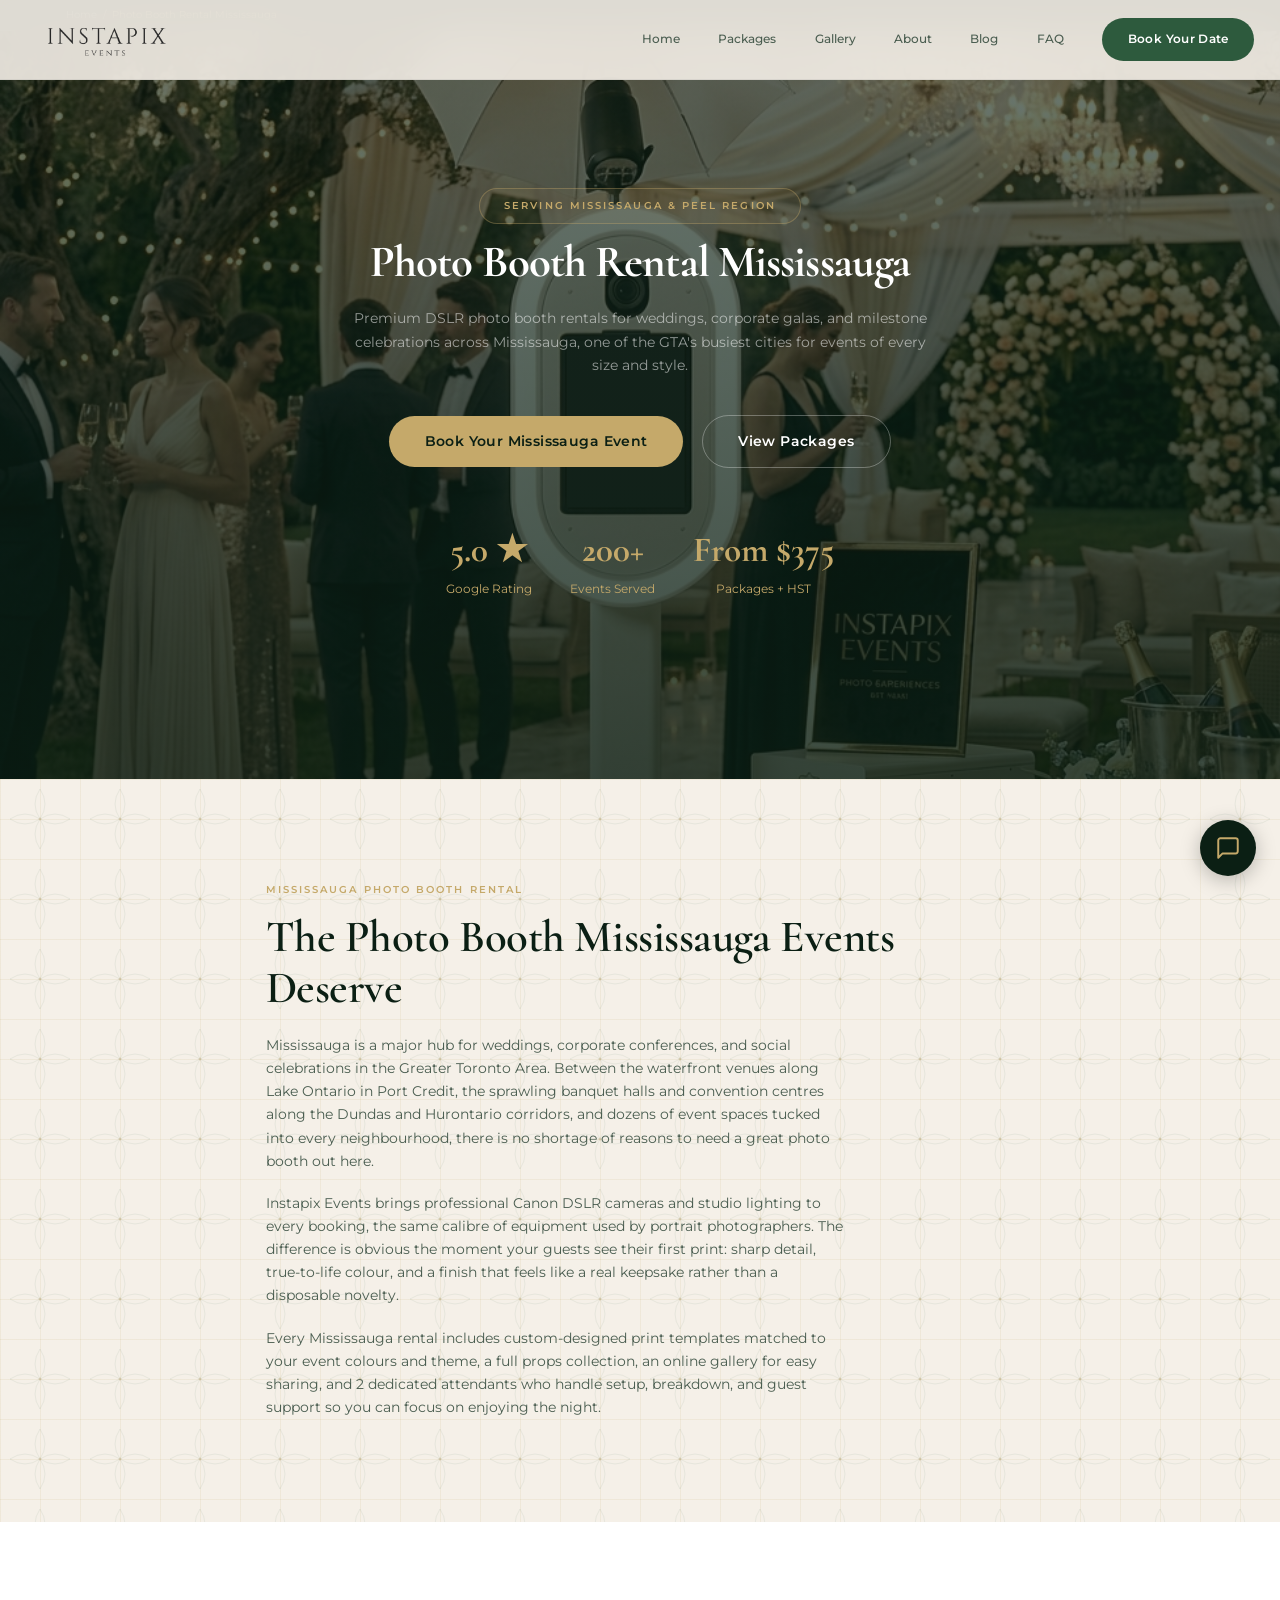
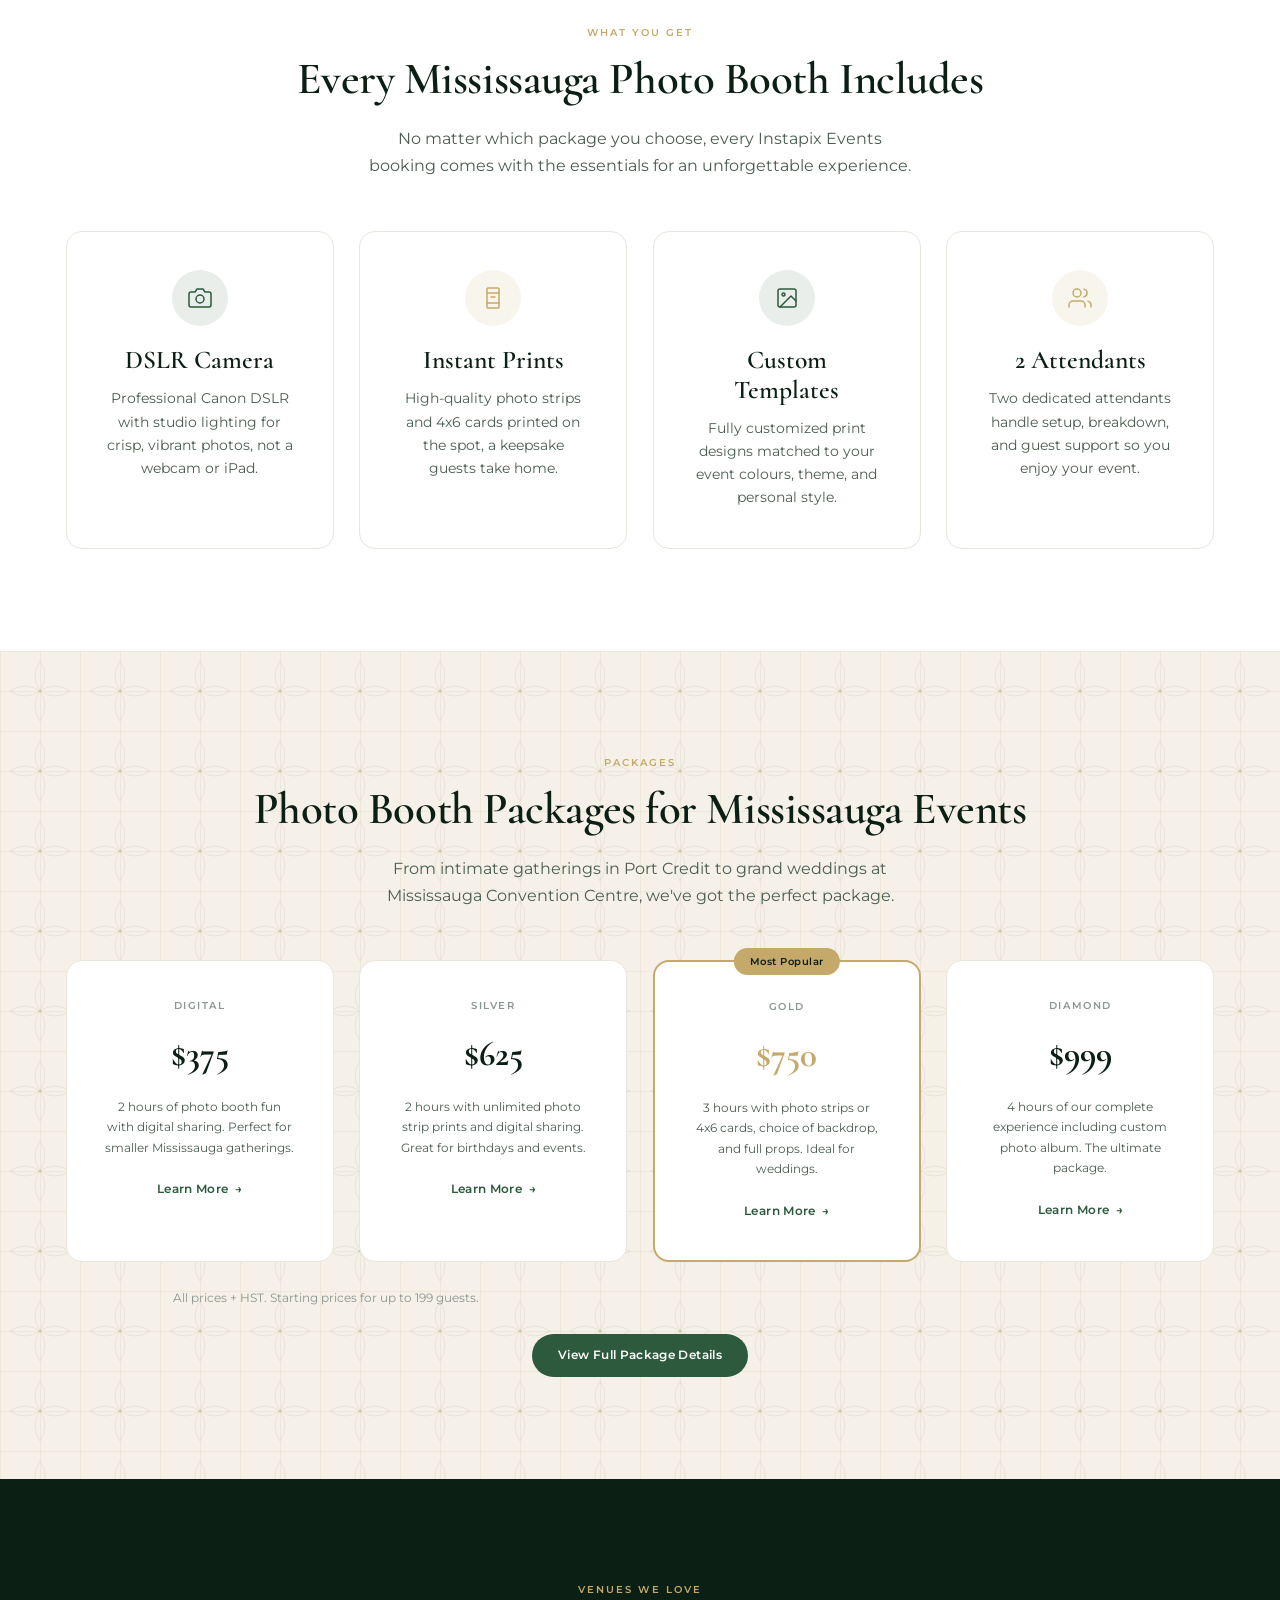
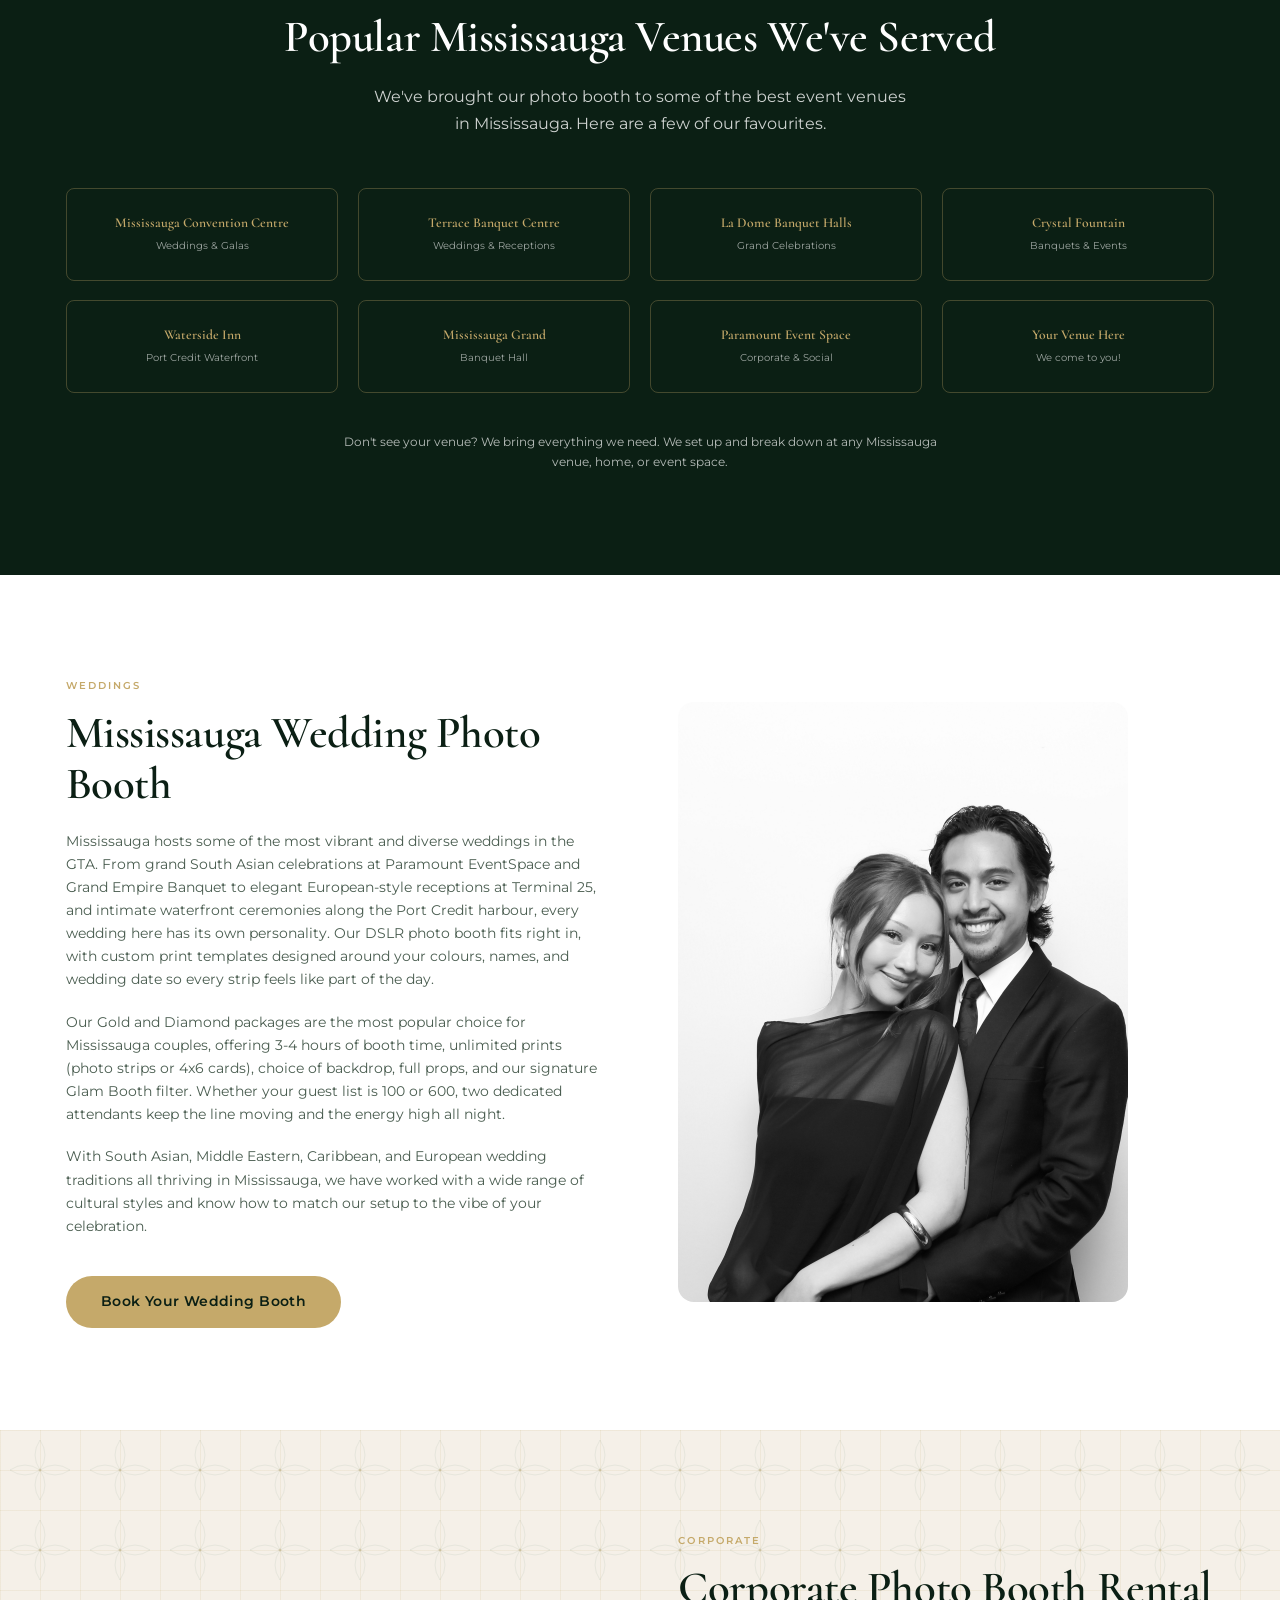
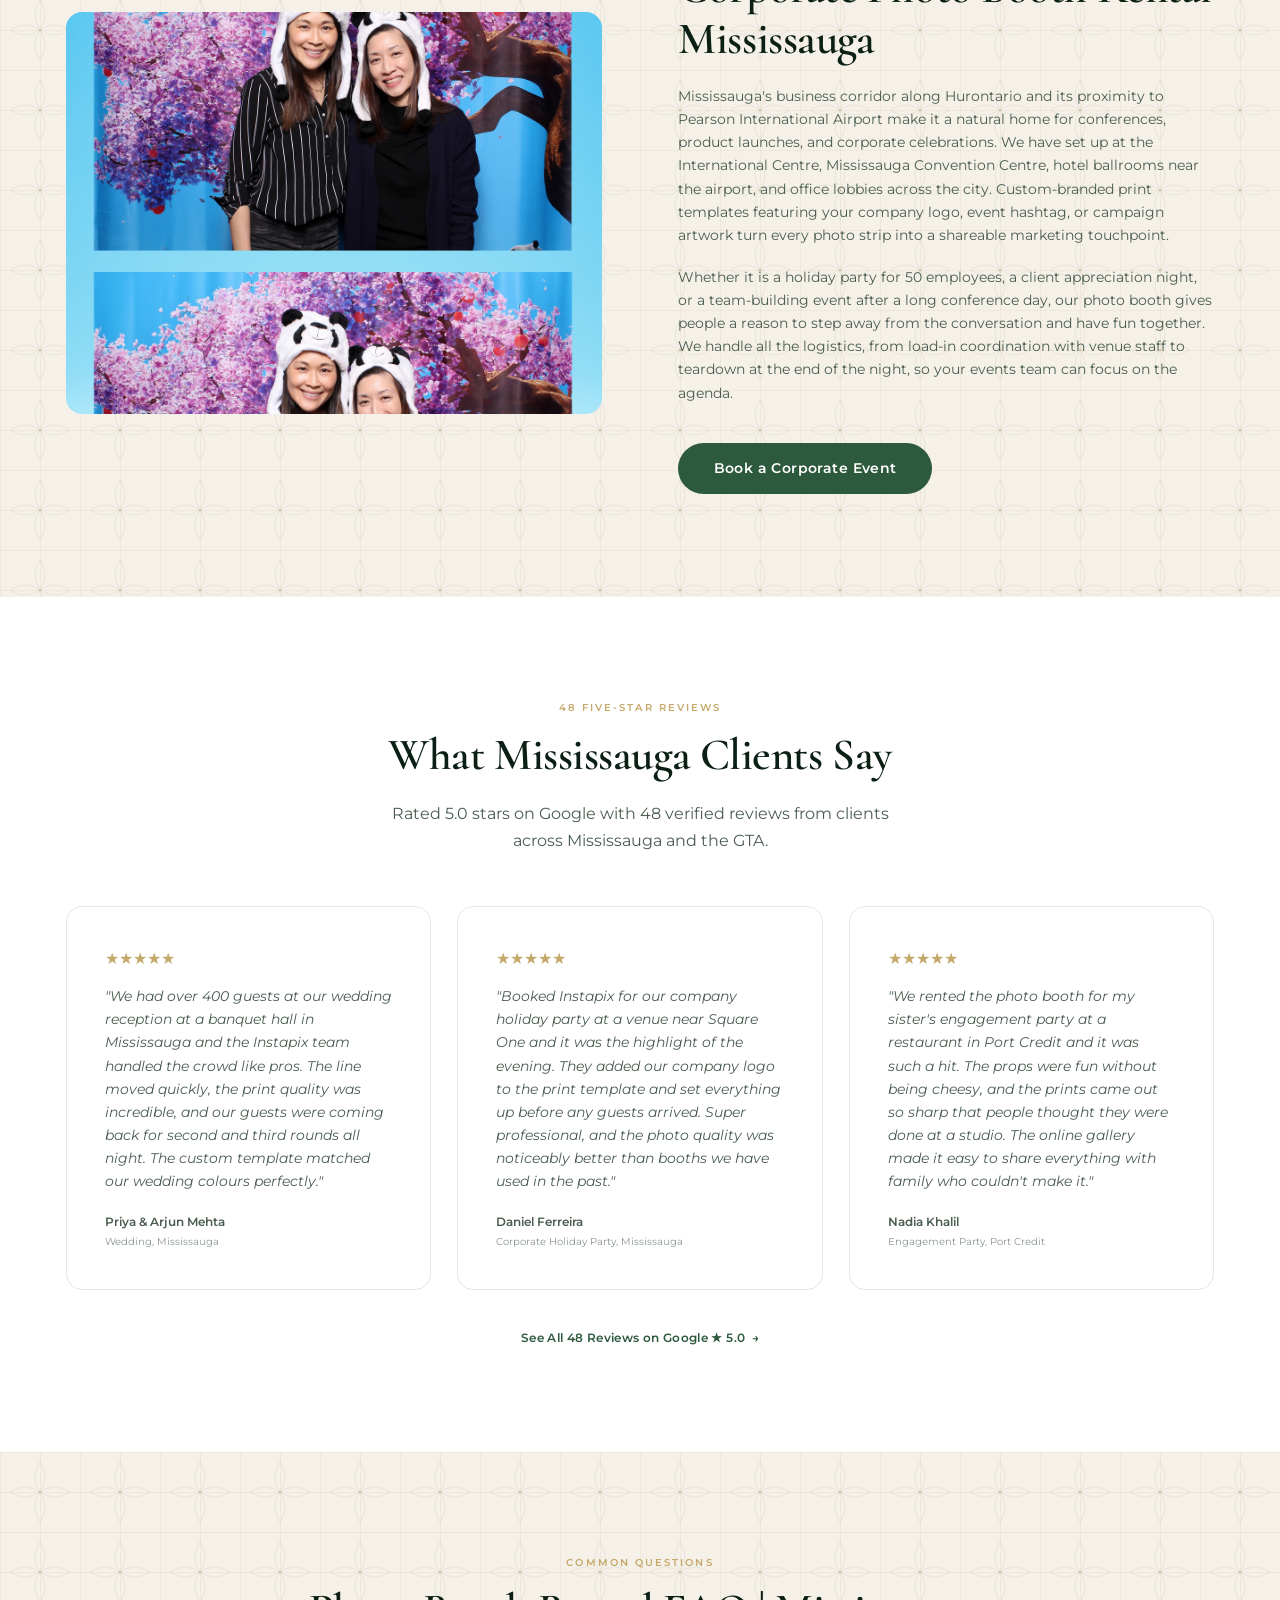
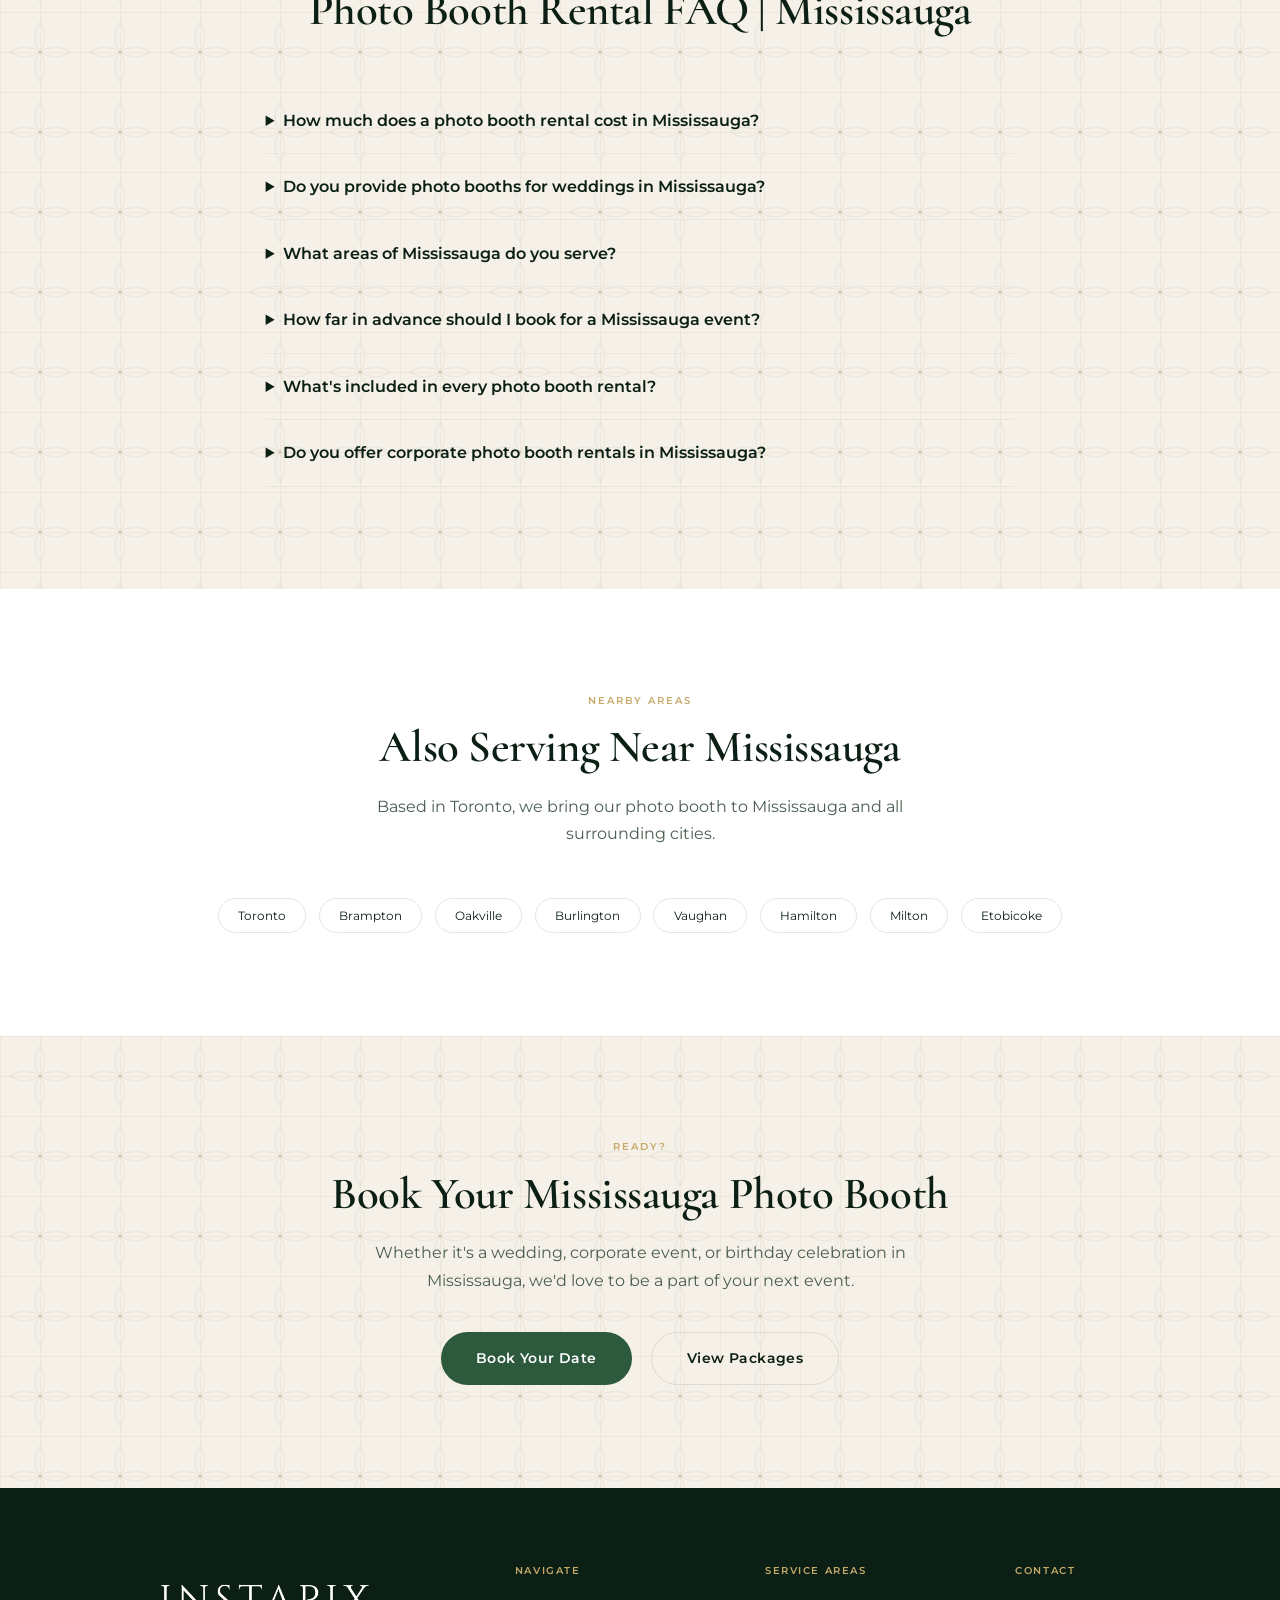
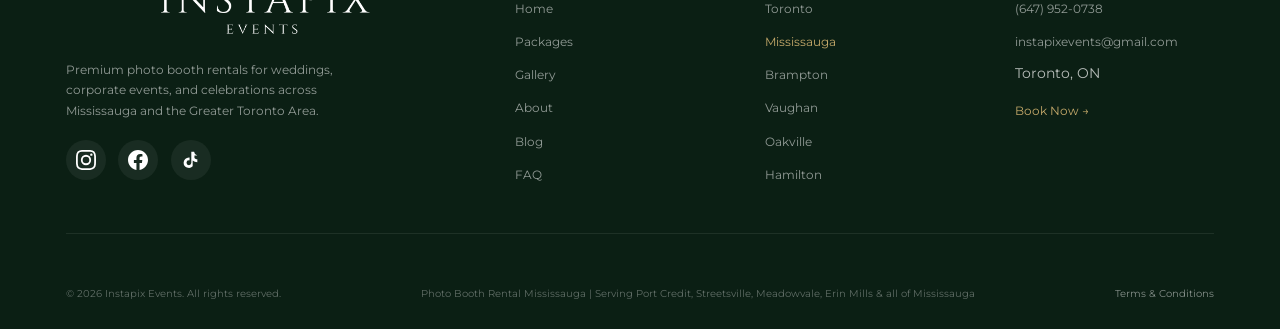
<file: photo-booth-rental-mississauga.html>
<!DOCTYPE html>
<html lang="en-CA">
<head>
  <meta charset="UTF-8">
  <meta name="viewport" content="width=device-width, initial-scale=1.0">
  <title>Photo Booth Rental Mississauga | Weddings & Events | Instapix Events</title>
  <meta name="description" content="Mississauga's top-rated photo booth rental. 5.0 stars on Google. DSLR photo booths for weddings at Mississauga Convention Centre, Liberty Grand, and venues across Port Credit, Streetsville & Meadowvale. Packages from $375 + HST.">
  <meta name="keywords" content="photo booth rental Mississauga, photo booth Mississauga, wedding photo booth Mississauga, corporate photo booth Mississauga, birthday photo booth Mississauga, photo booth Port Credit, photo booth Streetsville, photo booth rental near me Mississauga, DSLR photo booth Mississauga, instant print photo booth Mississauga">
  <link rel="canonical" href="https://instapixevents.com/photo-booth-rental-mississauga">

  <!-- Open Graph -->
  <meta property="og:title" content="Photo Booth Rental Mississauga | Instapix Events">
  <meta property="og:description" content="Mississauga's top-rated DSLR photo booth rental. 5.0 stars, 200+ events. Weddings, corporate, birthdays. Packages from $375.">
  <meta property="og:type" content="website">
  <meta property="og:url" content="https://instapixevents.com/photo-booth-rental-mississauga">
  <meta property="og:image" content="https://instapixevents.com/assets/Website Preview.png">
  <meta property="og:locale" content="en_CA">
  <meta property="og:site_name" content="Instapix Events">

  <!-- Structured Data — LocalBusiness (Mississauga-specific) -->
  <script type="application/ld+json">
  {
    "@context": "https://schema.org",
    "@type": "LocalBusiness",
    "name": "Instapix Events — Photo Booth Rental Mississauga",
    "description": "Premium DSLR photo booth rentals in Mississauga for weddings, corporate events, birthdays, and celebrations. Serving Port Credit, Streetsville, Meadowvale, Erin Mills, and all of Mississauga.",
    "url": "https://instapixevents.com/photo-booth-rental-mississauga",
    "telephone": "+16479520738",
    "email": "instapixevents@gmail.com",
    "image": "https://instapixevents.com/assets/INSTAPIX (Website).png",
    "address": {
      "@type": "PostalAddress",
      "addressLocality": "Toronto",
      "addressRegion": "ON",
      "postalCode": "M3L 2M8",
      "addressCountry": "CA"
    },
    "geo": {
      "@type": "GeoCoordinates",
      "latitude": 43.5890,
      "longitude": -79.6441
    },
    "areaServed": {
      "@type": "City",
      "name": "Mississauga",
      "containedInPlace": { "@type": "AdministrativeArea", "name": "Ontario" }
    },
    "aggregateRating": {
      "@type": "AggregateRating",
      "ratingValue": "5.0",
      "reviewCount": "48",
      "bestRating": "5"
    },
    "hasOfferCatalog": {
      "@type": "OfferCatalog",
      "name": "Photo Booth Packages — Mississauga",
      "itemListElement": [
        { "@type": "Offer", "name": "Digital Package", "price": "375", "priceCurrency": "CAD" },
        { "@type": "Offer", "name": "Silver Package", "price": "625", "priceCurrency": "CAD" },
        { "@type": "Offer", "name": "Gold Package", "price": "750", "priceCurrency": "CAD" },
        { "@type": "Offer", "name": "Diamond Package", "price": "999", "priceCurrency": "CAD" }
      ]
    },
    "priceRange": "$$"
  }
  </script>

  <!-- Structured Data — FAQ (Mississauga-specific) -->
  <script type="application/ld+json">
  {
    "@context": "https://schema.org",
    "@type": "FAQPage",
    "mainEntity": [
      {
        "@type": "Question",
        "name": "How much does a photo booth rental cost in Mississauga?",
        "acceptedAnswer": {
          "@type": "Answer",
          "text": "Photo booth rental in Mississauga starts at $375 + HST for our Digital package (2 hours, digital sharing). Our most popular wedding package, Gold, starts at $750 and includes 3 hours with unlimited prints. All packages include a professional DSLR camera, studio lighting, props, and 2 attendants."
        }
      },
      {
        "@type": "Question",
        "name": "Do you provide photo booth rentals for weddings in Mississauga?",
        "acceptedAnswer": {
          "@type": "Answer",
          "text": "Yes! We've provided photo booths for weddings at venues throughout Mississauga including Mississauga Convention Centre, Terrace Banquet Centre, La Dome Banquet Halls, Crystal Fountain, and many more. Our Gold and Diamond packages include custom print templates with your names and wedding date."
        }
      },
      {
        "@type": "Question",
        "name": "What areas of Mississauga do you serve?",
        "acceptedAnswer": {
          "@type": "Answer",
          "text": "We serve all of Mississauga including Port Credit, Streetsville, Meadowvale, Erin Mills, Cooksville, Clarkson, Lorne Park, Malton, and surrounding areas. We also serve nearby cities like Brampton, Oakville, Burlington, and the entire GTA."
        }
      },
      {
        "@type": "Question",
        "name": "What's included in a Mississauga photo booth rental?",
        "acceptedAnswer": {
          "@type": "Answer",
          "text": "Every Instapix Events photo booth rental in Mississauga includes a professional Canon DSLR camera, studio lighting, custom-designed print templates, props, an online gallery, and 2 dedicated attendants. Depending on your package, you'll also get unlimited photo strip prints, choice of backdrop, and full props collection."
        }
      }
    ]
  }
  </script>

  <!-- BreadcrumbList -->
  <script type="application/ld+json">
  {
    "@context": "https://schema.org",
    "@type": "BreadcrumbList",
    "itemListElement": [
      { "@type": "ListItem", "position": 1, "name": "Home", "item": "https://instapixevents.com" },
      { "@type": "ListItem", "position": 2, "name": "Photo Booth Rental Mississauga", "item": "https://instapixevents.com/photo-booth-rental-mississauga" }
    ]
  }
  </script>

  <link rel="stylesheet" href="shared/brand.css">
  <link rel="icon" type="image/png" href="assets/favicon.png">
</head>
<body>

  <!-- Navigation -->
  <nav class="nav">
    <div class="nav__inner">
      <a href="index.html" class="nav__logo">
        <img src="assets/White intapix text logo.png" alt="Instapix Events" style="width:160px;height:auto">
      </a>

      <button class="nav__toggle" aria-label="Toggle menu">
        <span></span><span></span><span></span>
      </button>

      <div class="nav__menu">
        <div class="nav__links">
          <a href="index.html" class="nav__link">Home</a>
          <a href="packages.html" class="nav__link">Packages</a>
          <a href="gallery.html" class="nav__link">Gallery</a>
          <a href="about.html" class="nav__link">About</a>
          <a href="blog.html" class="nav__link">Blog</a>
          <a href="faq.html" class="nav__link">FAQ</a>
        </div>
        <a href="book.html" class="btn btn--primary nav__cta">Book Your Date</a>
      </div>
    </div>
  </nav>

  <!-- Breadcrumb -->
  <div style="background:var(--forest);padding:var(--space-sm) 0;border-bottom:1px solid rgba(255,255,255,0.1)">
    <div class="container" style="font-size:var(--text-xs);color:rgba(255,255,255,0.6)">
      <a href="index.html" style="color:rgba(255,255,255,0.6);text-decoration:none">Home</a>
      <span style="margin:0 var(--space-xs)">/</span>
      <span style="color:var(--gold)">Photo Booth Rental Mississauga</span>
    </div>
  </div>

  <!-- Hero -->
  <section class="hero" style="min-height:60vh">
    <div class="hero__bg">
      <img src="assets/Hero Page photo/Gemini_Generated_Image_b4xyiqb4xyiqb4xy.png" alt="Instapix Events photo booth at a Mississauga wedding" loading="eager" style="object-position:center 30%">
      <div class="hero__overlay"></div>
    </div>

    <div class="container">
      <div class="hero__content fade-in">
        <span class="hero__badge">Serving Mississauga & Peel Region</span>
        <h1 style="font-family:var(--font-heading);font-size:clamp(2rem,5vw,3.5rem);font-weight:700;color:var(--white);margin-bottom:var(--space-lg)">Photo Booth Rental Mississauga</h1>
        <p class="hero__subtitle">Premium DSLR photo booth rentals for weddings, corporate galas, and milestone celebrations across Mississauga, one of the GTA's busiest cities for events of every size and style.</p>

        <div class="hero__actions" style="margin-top:var(--space-2xl)">
          <a href="book.html" class="btn btn--gold btn--lg">Book Your Mississauga Event</a>
          <a href="packages.html" class="btn btn--outline-white btn--lg">View Packages</a>
        </div>

        <div style="display:flex;gap:var(--space-2xl);justify-content:center;margin-top:var(--space-3xl);flex-wrap:wrap">
          <div style="text-align:center">
            <div style="font-family:var(--font-heading);font-size:var(--text-3xl);font-weight:700;color:var(--gold)">5.0 &#9733;</div>
            <p style="font-size:var(--text-sm);color:var(--gold)">Google Rating</p>
          </div>
          <div style="text-align:center">
            <div style="font-family:var(--font-heading);font-size:var(--text-3xl);font-weight:700;color:var(--gold)">200+</div>
            <p style="font-size:var(--text-sm);color:var(--gold)">Events Served</p>
          </div>
          <div style="text-align:center">
            <div style="font-family:var(--font-heading);font-size:var(--text-3xl);font-weight:700;color:var(--gold)">From $375</div>
            <p style="font-size:var(--text-sm);color:var(--gold)">Packages + HST</p>
          </div>
        </div>
      </div>
    </div>
  </section>

  <!-- Intro / Why Mississauga -->
  <section class="section--cream">
    <div class="container" style="max-width:800px">
      <span class="section-label">Mississauga Photo Booth Rental</span>
      <h2 class="section-title">The Photo Booth Mississauga Events Deserve</h2>
      <p style="margin-bottom:var(--space-lg)">Mississauga is a major hub for weddings, corporate conferences, and social celebrations in the Greater Toronto Area. Between the waterfront venues along Lake Ontario in Port Credit, the sprawling banquet halls and convention centres along the Dundas and Hurontario corridors, and dozens of event spaces tucked into every neighbourhood, there is no shortage of reasons to need a great photo booth out here.</p>
      <p style="margin-bottom:var(--space-lg)">Instapix Events brings professional Canon DSLR cameras and studio lighting to every booking, the same calibre of equipment used by portrait photographers. The difference is obvious the moment your guests see their first print: sharp detail, true-to-life colour, and a finish that feels like a real keepsake rather than a disposable novelty.</p>
      <p>Every Mississauga rental includes custom-designed print templates matched to your event colours and theme, a full props collection, an online gallery for easy sharing, and 2 dedicated attendants who handle setup, breakdown, and guest support so you can focus on enjoying the night.</p>
    </div>
  </section>

  <!-- What's Included -->
  <section>
    <div class="container text-center">
      <span class="section-label">What You Get</span>
      <h2 class="section-title">Every Mississauga Photo Booth Includes</h2>
      <p class="section-subtitle mx-auto" style="margin-bottom:var(--space-3xl)">No matter which package you choose, every Instapix Events booking comes with the essentials for an unforgettable experience.</p>

      <div class="grid grid--4 stagger">
        <div class="card">
          <div style="width:56px;height:56px;border-radius:50%;background:var(--emerald-light);display:flex;align-items:center;justify-content:center;margin:0 auto var(--space-lg)">
            <svg width="24" height="24" viewBox="0 0 24 24" fill="none" stroke="var(--emerald)" stroke-width="1.5" stroke-linecap="round" stroke-linejoin="round"><path d="M23 19a2 2 0 0 1-2 2H3a2 2 0 0 1-2-2V8a2 2 0 0 1 2-2h4l2-3h6l2 3h4a2 2 0 0 1 2 2z"/><circle cx="12" cy="13" r="4"/></svg>
          </div>
          <h4>DSLR Camera</h4>
          <p style="margin-top:var(--space-md);margin-left:auto;margin-right:auto">Professional Canon DSLR with studio lighting for crisp, vibrant photos, not a webcam or iPad.</p>
        </div>

        <div class="card">
          <div style="width:56px;height:56px;border-radius:50%;background:var(--gold-light);display:flex;align-items:center;justify-content:center;margin:0 auto var(--space-lg)">
            <svg width="24" height="24" viewBox="0 0 24 24" fill="none" stroke="var(--gold)" stroke-width="1.5" stroke-linecap="round" stroke-linejoin="round"><rect x="6" y="2" width="12" height="20" rx="1"/><path d="M6 7h12"/><path d="M6 17h12"/><path d="M10 11h4"/></svg>
          </div>
          <h4>Instant Prints</h4>
          <p style="margin-top:var(--space-md);margin-left:auto;margin-right:auto">High-quality photo strips and 4x6 cards printed on the spot, a keepsake guests take home.</p>
        </div>

        <div class="card">
          <div style="width:56px;height:56px;border-radius:50%;background:var(--emerald-light);display:flex;align-items:center;justify-content:center;margin:0 auto var(--space-lg)">
            <svg width="24" height="24" viewBox="0 0 24 24" fill="none" stroke="var(--emerald)" stroke-width="1.5" stroke-linecap="round" stroke-linejoin="round"><rect x="3" y="3" width="18" height="18" rx="2" ry="2"/><circle cx="8.5" cy="8.5" r="1.5"/><polyline points="21 15 16 10 5 21"/></svg>
          </div>
          <h4>Custom Templates</h4>
          <p style="margin-top:var(--space-md);margin-left:auto;margin-right:auto">Fully customized print designs matched to your event colours, theme, and personal style.</p>
        </div>

        <div class="card">
          <div style="width:56px;height:56px;border-radius:50%;background:var(--gold-light);display:flex;align-items:center;justify-content:center;margin:0 auto var(--space-lg)">
            <svg width="24" height="24" viewBox="0 0 24 24" fill="none" stroke="var(--gold)" stroke-width="1.5" stroke-linecap="round" stroke-linejoin="round"><path d="M17 21v-2a4 4 0 0 0-4-4H5a4 4 0 0 0-4 4v2"/><circle cx="9" cy="7" r="4"/><path d="M23 21v-2a4 4 0 0 0-3-3.87"/><path d="M16 3.13a4 4 0 0 1 0 7.75"/></svg>
          </div>
          <h4>2 Attendants</h4>
          <p style="margin-top:var(--space-md);margin-left:auto;margin-right:auto">Two dedicated attendants handle setup, breakdown, and guest support so you enjoy your event.</p>
        </div>
      </div>
    </div>
  </section>

  <!-- Packages Preview -->
  <section class="section--cream">
    <div class="container text-center">
      <span class="section-label">Packages</span>
      <h2 class="section-title">Photo Booth Packages for Mississauga Events</h2>
      <p class="section-subtitle mx-auto" style="margin-bottom:var(--space-3xl)">From intimate gatherings in Port Credit to grand weddings at Mississauga Convention Centre, we've got the perfect package.</p>

      <div class="grid grid--4 stagger">
        <div class="card text-center">
          <h5 style="color:var(--text-muted);text-transform:uppercase;letter-spacing:0.15em;font-family:var(--font-body);font-size:var(--text-xs)">Digital</h5>
          <div style="font-family:var(--font-heading);font-size:var(--text-3xl);font-weight:700;margin:var(--space-md) 0;color:var(--forest)">$375</div>
          <p style="font-size:var(--text-sm);margin-bottom:var(--space-lg);margin-left:auto;margin-right:auto">2 hours of photo booth fun with digital sharing. Perfect for smaller Mississauga gatherings.</p>
          <a href="packages.html" class="btn btn--ghost">Learn More</a>
        </div>

        <div class="card text-center">
          <h5 style="color:var(--text-muted);text-transform:uppercase;letter-spacing:0.15em;font-family:var(--font-body);font-size:var(--text-xs)">Silver</h5>
          <div style="font-family:var(--font-heading);font-size:var(--text-3xl);font-weight:700;margin:var(--space-md) 0;color:var(--forest)">$625</div>
          <p style="font-size:var(--text-sm);margin-bottom:var(--space-lg);margin-left:auto;margin-right:auto">2 hours with unlimited photo strip prints and digital sharing. Great for birthdays and events.</p>
          <a href="packages.html" class="btn btn--ghost">Learn More</a>
        </div>

        <div class="card card--featured text-center">
          <h5 style="color:var(--text-muted);text-transform:uppercase;letter-spacing:0.15em;font-family:var(--font-body);font-size:var(--text-xs)">Gold</h5>
          <div style="font-family:var(--font-heading);font-size:var(--text-3xl);font-weight:700;margin:var(--space-md) 0;color:var(--gold)">$750</div>
          <p style="font-size:var(--text-sm);margin-bottom:var(--space-lg);margin-left:auto;margin-right:auto">3 hours with photo strips or 4x6 cards, choice of backdrop, and full props. Ideal for weddings.</p>
          <a href="packages.html" class="btn btn--ghost">Learn More</a>
        </div>

        <div class="card text-center">
          <h5 style="color:var(--text-muted);text-transform:uppercase;letter-spacing:0.15em;font-family:var(--font-body);font-size:var(--text-xs)">Diamond</h5>
          <div style="font-family:var(--font-heading);font-size:var(--text-3xl);font-weight:700;margin:var(--space-md) 0;color:var(--forest)">$999</div>
          <p style="font-size:var(--text-sm);margin-bottom:var(--space-lg);margin-left:auto;margin-right:auto">4 hours of our complete experience including custom photo album. The ultimate package.</p>
          <a href="packages.html" class="btn btn--ghost">Learn More</a>
        </div>
      </div>

      <p style="font-size:var(--text-sm);color:var(--text-muted);margin-top:var(--space-xl)">All prices + HST. Starting prices for up to 199 guests.</p>
      <a href="packages.html" class="btn btn--primary" style="margin-top:var(--space-xl)">View Full Package Details</a>
    </div>
  </section>

  <!-- Popular Mississauga Venues -->
  <section class="section--forest">
    <div class="container text-center">
      <span class="section-label">Venues We Love</span>
      <h2 style="margin-bottom:var(--space-lg)">Popular Mississauga Venues We've Served</h2>
      <p class="section-subtitle mx-auto" style="margin-bottom:var(--space-3xl);color:rgba(255,255,255,0.8)">We've brought our photo booth to some of the best event venues in Mississauga. Here are a few of our favourites.</p>

      <div style="display:grid;grid-template-columns:repeat(auto-fill,minmax(220px,1fr));gap:var(--space-lg)">
        <div style="padding:var(--space-xl);border:1px solid rgba(197,169,106,0.3);border-radius:var(--border-radius);text-align:center">
          <h4 style="color:var(--gold);font-size:var(--text-base);margin-bottom:var(--space-sm)">Mississauga Convention Centre</h4>
          <p style="font-size:var(--text-xs);color:rgba(255,255,255,0.6)">Weddings & Galas</p>
        </div>
        <div style="padding:var(--space-xl);border:1px solid rgba(197,169,106,0.3);border-radius:var(--border-radius);text-align:center">
          <h4 style="color:var(--gold);font-size:var(--text-base);margin-bottom:var(--space-sm)">Terrace Banquet Centre</h4>
          <p style="font-size:var(--text-xs);color:rgba(255,255,255,0.6)">Weddings & Receptions</p>
        </div>
        <div style="padding:var(--space-xl);border:1px solid rgba(197,169,106,0.3);border-radius:var(--border-radius);text-align:center">
          <h4 style="color:var(--gold);font-size:var(--text-base);margin-bottom:var(--space-sm)">La Dome Banquet Halls</h4>
          <p style="font-size:var(--text-xs);color:rgba(255,255,255,0.6)">Grand Celebrations</p>
        </div>
        <div style="padding:var(--space-xl);border:1px solid rgba(197,169,106,0.3);border-radius:var(--border-radius);text-align:center">
          <h4 style="color:var(--gold);font-size:var(--text-base);margin-bottom:var(--space-sm)">Crystal Fountain</h4>
          <p style="font-size:var(--text-xs);color:rgba(255,255,255,0.6)">Banquets & Events</p>
        </div>
        <div style="padding:var(--space-xl);border:1px solid rgba(197,169,106,0.3);border-radius:var(--border-radius);text-align:center">
          <h4 style="color:var(--gold);font-size:var(--text-base);margin-bottom:var(--space-sm)">Waterside Inn</h4>
          <p style="font-size:var(--text-xs);color:rgba(255,255,255,0.6)">Port Credit Waterfront</p>
        </div>
        <div style="padding:var(--space-xl);border:1px solid rgba(197,169,106,0.3);border-radius:var(--border-radius);text-align:center">
          <h4 style="color:var(--gold);font-size:var(--text-base);margin-bottom:var(--space-sm)">Mississauga Grand</h4>
          <p style="font-size:var(--text-xs);color:rgba(255,255,255,0.6)">Banquet Hall</p>
        </div>
        <div style="padding:var(--space-xl);border:1px solid rgba(197,169,106,0.3);border-radius:var(--border-radius);text-align:center">
          <h4 style="color:var(--gold);font-size:var(--text-base);margin-bottom:var(--space-sm)">Paramount Event Space</h4>
          <p style="font-size:var(--text-xs);color:rgba(255,255,255,0.6)">Corporate & Social</p>
        </div>
        <div style="padding:var(--space-xl);border:1px solid rgba(197,169,106,0.3);border-radius:var(--border-radius);text-align:center">
          <h4 style="color:var(--gold);font-size:var(--text-base);margin-bottom:var(--space-sm)">Your Venue Here</h4>
          <p style="font-size:var(--text-xs);color:rgba(255,255,255,0.6)">We come to you!</p>
        </div>
      </div>

      <p style="font-size:var(--text-sm);color:rgba(255,255,255,0.7);margin-top:var(--space-2xl);max-width:600px;margin-left:auto;margin-right:auto">Don't see your venue? We bring everything we need. We set up and break down at any Mississauga venue, home, or event space.</p>
    </div>
  </section>

  <!-- Weddings in Mississauga -->
  <section>
    <div class="container" style="display:grid;grid-template-columns:1fr 1fr;gap:var(--space-4xl);align-items:center">
      <div class="fade-in-left">
        <span class="section-label">Weddings</span>
        <h2 style="margin-bottom:var(--space-lg)">Mississauga Wedding Photo Booth</h2>
        <p style="margin-bottom:var(--space-lg)">Mississauga hosts some of the most vibrant and diverse weddings in the GTA. From grand South Asian celebrations at Paramount EventSpace and Grand Empire Banquet to elegant European-style receptions at Terminal 25, and intimate waterfront ceremonies along the Port Credit harbour, every wedding here has its own personality. Our DSLR photo booth fits right in, with custom print templates designed around your colours, names, and wedding date so every strip feels like part of the day.</p>
        <p style="margin-bottom:var(--space-lg)">Our Gold and Diamond packages are the most popular choice for Mississauga couples, offering 3-4 hours of booth time, unlimited prints (photo strips or 4x6 cards), choice of backdrop, full props, and our signature Glam Booth filter. Whether your guest list is 100 or 600, two dedicated attendants keep the line moving and the energy high all night.</p>
        <p style="margin-bottom:var(--space-2xl)">With South Asian, Middle Eastern, Caribbean, and European wedding traditions all thriving in Mississauga, we have worked with a wide range of cultural styles and know how to match our setup to the vibe of your celebration.</p>
        <a href="book.html" class="btn btn--gold btn--lg">Book Your Wedding Booth</a>
      </div>
      <div class="fade-in-right" style="aspect-ratio:3/4;border-radius:var(--border-radius-lg);overflow:hidden;max-height:600px">
        <img src="assets/Photobooth photos/Guest wont stop.jfif" alt="Wedding photo booth moment in Mississauga" loading="lazy" style="width:100%;height:100%;object-fit:cover">
      </div>
    </div>
  </section>

  <!-- Corporate Events -->
  <section class="section--cream">
    <div class="container" style="display:grid;grid-template-columns:1fr 1fr;gap:var(--space-4xl);align-items:center">
      <div style="aspect-ratio:4/3;border-radius:var(--border-radius-lg);overflow:hidden">
        <img src="assets/Photobooth photos/2024-03-07_184639225.jpg" alt="Corporate photo booth event in Mississauga" loading="lazy" style="width:100%;height:100%;object-fit:cover">
      </div>
      <div>
        <span class="section-label">Corporate</span>
        <h2 style="margin-bottom:var(--space-lg)">Corporate Photo Booth Rental Mississauga</h2>
        <p style="margin-bottom:var(--space-lg)">Mississauga's business corridor along Hurontario and its proximity to Pearson International Airport make it a natural home for conferences, product launches, and corporate celebrations. We have set up at the International Centre, Mississauga Convention Centre, hotel ballrooms near the airport, and office lobbies across the city. Custom-branded print templates featuring your company logo, event hashtag, or campaign artwork turn every photo strip into a shareable marketing touchpoint.</p>
        <p style="margin-bottom:var(--space-2xl)">Whether it is a holiday party for 50 employees, a client appreciation night, or a team-building event after a long conference day, our photo booth gives people a reason to step away from the conversation and have fun together. We handle all the logistics, from load-in coordination with venue staff to teardown at the end of the night, so your events team can focus on the agenda.</p>
        <a href="book.html" class="btn btn--primary btn--lg">Book a Corporate Event</a>
      </div>
    </div>
  </section>

  <!-- Testimonials -->
  <section>
    <div class="container text-center">
      <span class="section-label">48 Five-Star Reviews</span>
      <h2 class="section-title">What Mississauga Clients Say</h2>
      <p class="section-subtitle mx-auto" style="margin-bottom:var(--space-3xl)">Rated 5.0 stars on Google with 48 verified reviews from clients across Mississauga and the GTA.</p>

      <div class="grid grid--3 stagger">
        <div class="card" style="text-align:left">
          <div style="color:var(--gold);font-size:var(--text-lg);margin-bottom:var(--space-md)">&#9733;&#9733;&#9733;&#9733;&#9733;</div>
          <p style="font-style:italic;margin-bottom:var(--space-lg)">"We had over 400 guests at our wedding reception at a banquet hall in Mississauga and the Instapix team handled the crowd like pros. The line moved quickly, the print quality was incredible, and our guests were coming back for second and third rounds all night. The custom template matched our wedding colours perfectly."</p>
          <p style="font-weight:600;font-size:var(--text-sm)">Priya &amp; Arjun Mehta</p>
          <p style="font-size:var(--text-xs);color:var(--text-muted)">Wedding, Mississauga</p>
        </div>

        <div class="card" style="text-align:left">
          <div style="color:var(--gold);font-size:var(--text-lg);margin-bottom:var(--space-md)">&#9733;&#9733;&#9733;&#9733;&#9733;</div>
          <p style="font-style:italic;margin-bottom:var(--space-lg)">"Booked Instapix for our company holiday party at a venue near Square One and it was the highlight of the evening. They added our company logo to the print template and set everything up before any guests arrived. Super professional, and the photo quality was noticeably better than booths we have used in the past."</p>
          <p style="font-weight:600;font-size:var(--text-sm)">Daniel Ferreira</p>
          <p style="font-size:var(--text-xs);color:var(--text-muted)">Corporate Holiday Party, Mississauga</p>
        </div>

        <div class="card" style="text-align:left">
          <div style="color:var(--gold);font-size:var(--text-lg);margin-bottom:var(--space-md)">&#9733;&#9733;&#9733;&#9733;&#9733;</div>
          <p style="font-style:italic;margin-bottom:var(--space-lg)">"We rented the photo booth for my sister's engagement party at a restaurant in Port Credit and it was such a hit. The props were fun without being cheesy, and the prints came out so sharp that people thought they were done at a studio. The online gallery made it easy to share everything with family who couldn't make it."</p>
          <p style="font-weight:600;font-size:var(--text-sm)">Nadia Khalil</p>
          <p style="font-size:var(--text-xs);color:var(--text-muted)">Engagement Party, Port Credit</p>
        </div>
      </div>

      <a href="https://g.page/instapixevents" target="_blank" rel="noopener" class="btn btn--ghost" style="margin-top:var(--space-2xl)">See All 48 Reviews on Google &#9733; 5.0</a>
    </div>
  </section>

  <!-- FAQ Section -->
  <section class="section--cream">
    <div class="container" style="max-width:800px">
      <span class="section-label text-center" style="display:block">Common Questions</span>
      <h2 class="section-title text-center">Photo Booth Rental FAQ | Mississauga</h2>

      <div style="margin-top:var(--space-3xl)">
        <details style="border-bottom:1px solid var(--border-light);padding:var(--space-lg) 0">
          <summary style="cursor:pointer;font-weight:600;font-size:var(--text-lg)">How much does a photo booth rental cost in Mississauga?</summary>
          <p style="margin-top:var(--space-md);color:var(--text-muted)">Our packages start at $375 + HST for the Digital package (2 hours, digital sharing). The Silver package starts at $625 with unlimited photo strip prints. Our most popular wedding package, Gold, starts at $750 with 3 hours and both photo strips and 4x6 cards. The Diamond package starts at $999 with 4 hours and a custom photo album.</p>
        </details>

        <details style="border-bottom:1px solid var(--border-light);padding:var(--space-lg) 0">
          <summary style="cursor:pointer;font-weight:600;font-size:var(--text-lg)">Do you provide photo booths for weddings in Mississauga?</summary>
          <p style="margin-top:var(--space-md);color:var(--text-muted)">Absolutely! Weddings are our specialty. We've provided photo booths at Mississauga Convention Centre, Terrace Banquet Centre, La Dome Banquet Halls, Crystal Fountain, and many more. Our Gold and Diamond packages include custom print templates with your names, colours, and wedding date.</p>
        </details>

        <details style="border-bottom:1px solid var(--border-light);padding:var(--space-lg) 0">
          <summary style="cursor:pointer;font-weight:600;font-size:var(--text-lg)">What areas of Mississauga do you serve?</summary>
          <p style="margin-top:var(--space-md);color:var(--text-muted)">We serve all of Mississauga including Port Credit, Streetsville, Meadowvale, Erin Mills, Cooksville, Clarkson, Lorne Park, Malton, and surrounding areas. We also serve nearby cities like Brampton, Oakville, Burlington, and the entire GTA.</p>
        </details>

        <details style="border-bottom:1px solid var(--border-light);padding:var(--space-lg) 0">
          <summary style="cursor:pointer;font-weight:600;font-size:var(--text-lg)">How far in advance should I book for a Mississauga event?</summary>
          <p style="margin-top:var(--space-md);color:var(--text-muted)">We recommend booking 4-8 weeks in advance for most events. For weddings, 2-3 months ahead is ideal, especially during Mississauga's busy wedding season from May through October when the banquet halls along Dundas and Hurontario are booked nearly every weekend. That said, we do accommodate last-minute bookings when our calendar allows, so it never hurts to reach out.</p>
        </details>

        <details style="border-bottom:1px solid var(--border-light);padding:var(--space-lg) 0">
          <summary style="cursor:pointer;font-weight:600;font-size:var(--text-lg)">What's included in every photo booth rental?</summary>
          <p style="margin-top:var(--space-md);color:var(--text-muted)">Every Instapix Events booking includes a professional Canon DSLR camera, studio lighting, custom-designed print templates, a curated props collection, an online gallery for easy sharing, and 2 dedicated attendants. Depending on your package, you'll also get unlimited prints, choice of backdrop, and our signature Glam Booth filter. We bring everything with us and handle all setup and teardown, whether your venue is a large convention centre, a banquet hall, or a smaller private space.</p>
        </details>

        <details style="border-bottom:1px solid var(--border-light);padding:var(--space-lg) 0">
          <summary style="cursor:pointer;font-weight:600;font-size:var(--text-lg)">Do you offer corporate photo booth rentals in Mississauga?</summary>
          <p style="margin-top:var(--space-md);color:var(--text-muted)">Yes! We work with companies of all sizes for holiday parties, product launches, team events, and client appreciation nights. Mississauga is home to a huge number of corporate offices along the Hurontario corridor and near Pearson Airport, and we have set up at venues like the International Centre, Mississauga Convention Centre, and hotel event rooms across the city. We can brand the print templates with your company logo and provide digital sharing links for social media. Contact us for corporate pricing and multi-event discounts.</p>
        </details>
      </div>
    </div>
  </section>

  <!-- Nearby Areas -->
  <section>
    <div class="container text-center">
      <span class="section-label">Nearby Areas</span>
      <h2 class="section-title">Also Serving Near Mississauga</h2>
      <p class="section-subtitle mx-auto" style="margin-bottom:var(--space-3xl)">Based in Toronto, we bring our photo booth to Mississauga and all surrounding cities.</p>

      <div style="display:flex;flex-wrap:wrap;gap:var(--space-md);justify-content:center">
        <a href="index.html" style="padding:var(--space-sm) var(--space-lg);border:1px solid var(--border-light);border-radius:99px;text-decoration:none;color:var(--forest);font-size:var(--text-sm);transition:all 0.2s">Toronto</a>
        <a href="photo-booth-rental-brampton.html" style="padding:var(--space-sm) var(--space-lg);border:1px solid var(--border-light);border-radius:99px;text-decoration:none;color:var(--forest);font-size:var(--text-sm);transition:all 0.2s">Brampton</a>
        <a href="photo-booth-rental-oakville.html" style="padding:var(--space-sm) var(--space-lg);border:1px solid var(--border-light);border-radius:99px;text-decoration:none;color:var(--forest);font-size:var(--text-sm);transition:all 0.2s">Oakville</a>
        <a href="index.html" style="padding:var(--space-sm) var(--space-lg);border:1px solid var(--border-light);border-radius:99px;text-decoration:none;color:var(--forest);font-size:var(--text-sm);transition:all 0.2s">Burlington</a>
        <a href="photo-booth-rental-vaughan.html" style="padding:var(--space-sm) var(--space-lg);border:1px solid var(--border-light);border-radius:99px;text-decoration:none;color:var(--forest);font-size:var(--text-sm);transition:all 0.2s">Vaughan</a>
        <a href="photo-booth-rental-hamilton.html" style="padding:var(--space-sm) var(--space-lg);border:1px solid var(--border-light);border-radius:99px;text-decoration:none;color:var(--forest);font-size:var(--text-sm);transition:all 0.2s">Hamilton</a>
        <a href="index.html" style="padding:var(--space-sm) var(--space-lg);border:1px solid var(--border-light);border-radius:99px;text-decoration:none;color:var(--forest);font-size:var(--text-sm);transition:all 0.2s">Milton</a>
        <a href="index.html" style="padding:var(--space-sm) var(--space-lg);border:1px solid var(--border-light);border-radius:99px;text-decoration:none;color:var(--forest);font-size:var(--text-sm);transition:all 0.2s">Etobicoke</a>
      </div>
    </div>
  </section>

  <!-- Final CTA -->
  <section class="section--cream">
    <div class="container text-center">
      <span class="section-label">Ready?</span>
      <h2 class="section-title">Book Your Mississauga Photo Booth</h2>
      <p class="section-subtitle mx-auto" style="margin-bottom:var(--space-2xl)">Whether it's a wedding, corporate event, or birthday celebration in Mississauga, we'd love to be a part of your next event.</p>
      <div style="display:flex;gap:var(--space-lg);justify-content:center;flex-wrap:wrap">
        <a href="book.html" class="btn btn--primary btn--lg">Book Your Date</a>
        <a href="packages.html" class="btn btn--secondary btn--lg">View Packages</a>
      </div>
    </div>
  </section>

  <!-- Footer -->
  <footer class="footer">
    <div class="container">
      <div class="footer__grid">
        <div>
          <div class="footer__brand-name"><img src="assets/INSTAPIX (Website).png" alt="Instapix Events" style="width:220px;height:auto;margin:0 auto 8px"></div>
          <p class="footer__description">Premium photo booth rentals for weddings, corporate events, and celebrations across Mississauga and the Greater Toronto Area.</p>
          <div class="footer__social">
            <a href="https://instagram.com/instapixevents" target="_blank" rel="noopener" aria-label="Instagram"><svg width="20" height="20" viewBox="0 0 24 24" fill="currentColor"><path d="M12 2.163c3.204 0 3.584.012 4.85.07 3.252.148 4.771 1.691 4.919 4.919.058 1.265.069 1.645.069 4.849 0 3.205-.012 3.584-.069 4.849-.149 3.225-1.664 4.771-4.919 4.919-1.266.058-1.644.07-4.85.07-3.204 0-3.584-.012-4.849-.07-3.26-.149-4.771-1.699-4.919-4.92-.058-1.265-.07-1.644-.07-4.849 0-3.204.013-3.583.07-4.849.149-3.227 1.664-4.771 4.919-4.919 1.266-.057 1.645-.069 4.849-.069zM12 0C8.741 0 8.333.014 7.053.072 2.695.272.273 2.69.073 7.052.014 8.333 0 8.741 0 12c0 3.259.014 3.668.072 4.948.2 4.358 2.618 6.78 6.98 6.98C8.333 23.986 8.741 24 12 24c3.259 0 3.668-.014 4.948-.072 4.354-.2 6.782-2.618 6.979-6.98.059-1.28.073-1.689.073-4.948 0-3.259-.014-3.667-.072-4.947-.196-4.354-2.617-6.78-6.979-6.98C15.668.014 15.259 0 12 0zm0 5.838a6.162 6.162 0 100 12.324 6.162 6.162 0 000-12.324zM12 16a4 4 0 110-8 4 4 0 010 8zm6.406-11.845a1.44 1.44 0 100 2.881 1.44 1.44 0 000-2.881z"/></svg></a>
            <a href="https://www.facebook.com/profile.php?id=61550845477541" target="_blank" rel="noopener" aria-label="Facebook"><svg width="20" height="20" viewBox="0 0 24 24" fill="currentColor"><path d="M24 12.073c0-6.627-5.373-12-12-12s-12 5.373-12 12c0 5.99 4.388 10.954 10.125 11.854v-8.385H7.078v-3.47h3.047V9.43c0-3.007 1.792-4.669 4.533-4.669 1.312 0 2.686.235 2.686.235v2.953H15.83c-1.491 0-1.956.925-1.956 1.874v2.25h3.328l-.532 3.47h-2.796v8.385C19.612 23.027 24 18.062 24 12.073z"/></svg></a>
            <a href="https://tiktok.com/@instapixevents" target="_blank" rel="noopener" aria-label="TikTok"><svg width="20" height="20" viewBox="0 0 24 24" fill="currentColor"><path d="M19.59 6.69a4.83 4.83 0 01-3.77-4.25V2h-3.45v13.67a2.89 2.89 0 01-2.88 2.5 2.89 2.89 0 01-2.89-2.89 2.89 2.89 0 012.89-2.89c.28 0 .54.04.79.1v-3.5a6.37 6.37 0 00-.79-.05A6.34 6.34 0 003.15 15.2a6.34 6.34 0 0010.86 4.43v-7.15a8.16 8.16 0 005.58 2.18v-3.45a4.85 4.85 0 01-1.18-.14 4.83 4.83 0 01-2.27-1.33V6.69h3.45z"/></svg></a>
          </div>
        </div>

        <div>
          <h4 class="footer__heading">Navigate</h4>
          <ul class="footer__links">
            <li><a href="index.html">Home</a></li>
            <li><a href="packages.html">Packages</a></li>
            <li><a href="gallery.html">Gallery</a></li>
            <li><a href="about.html">About</a></li>
            <li><a href="blog.html">Blog</a></li>
            <li><a href="faq.html">FAQ</a></li>
          </ul>
        </div>

        <div>
          <h4 class="footer__heading">Service Areas</h4>
          <ul class="footer__links">
            <li><a href="index.html">Toronto</a></li>
            <li><a href="photo-booth-rental-mississauga.html" style="color:var(--gold)">Mississauga</a></li>
            <li><a href="photo-booth-rental-brampton.html">Brampton</a></li>
            <li><a href="photo-booth-rental-vaughan.html">Vaughan</a></li>
            <li><a href="photo-booth-rental-oakville.html">Oakville</a></li>
            <li><a href="photo-booth-rental-hamilton.html">Hamilton</a></li>
          </ul>
        </div>

        <div>
          <h4 class="footer__heading">Contact</h4>
          <ul class="footer__links">
            <li><a href="tel:+16479520738">(647) 952-0738</a></li>
            <li><a href="mailto:instapixevents@gmail.com">instapixevents@gmail.com</a></li>
            <li>Toronto, ON</li>
            <li style="margin-top:var(--space-md)"><a href="book.html" style="color:var(--gold)">Book Now &#8594;</a></li>
          </ul>
        </div>
      </div>

      <div class="footer__bottom">
        <span>&copy; 2026 Instapix Events. All rights reserved.</span>
        <span>Photo Booth Rental Mississauga | Serving Port Credit, Streetsville, Meadowvale, Erin Mills & all of Mississauga</span>
        <a href="terms.html" style="color:rgba(255,255,255,0.5);font-size:var(--text-xs)">Terms & Conditions</a>
      </div>
    </div>
  </footer>

  <script src="shared/helpers.js"></script>
  <script src="shared/chatbot.js"></script>
</body>
</html>
</file>
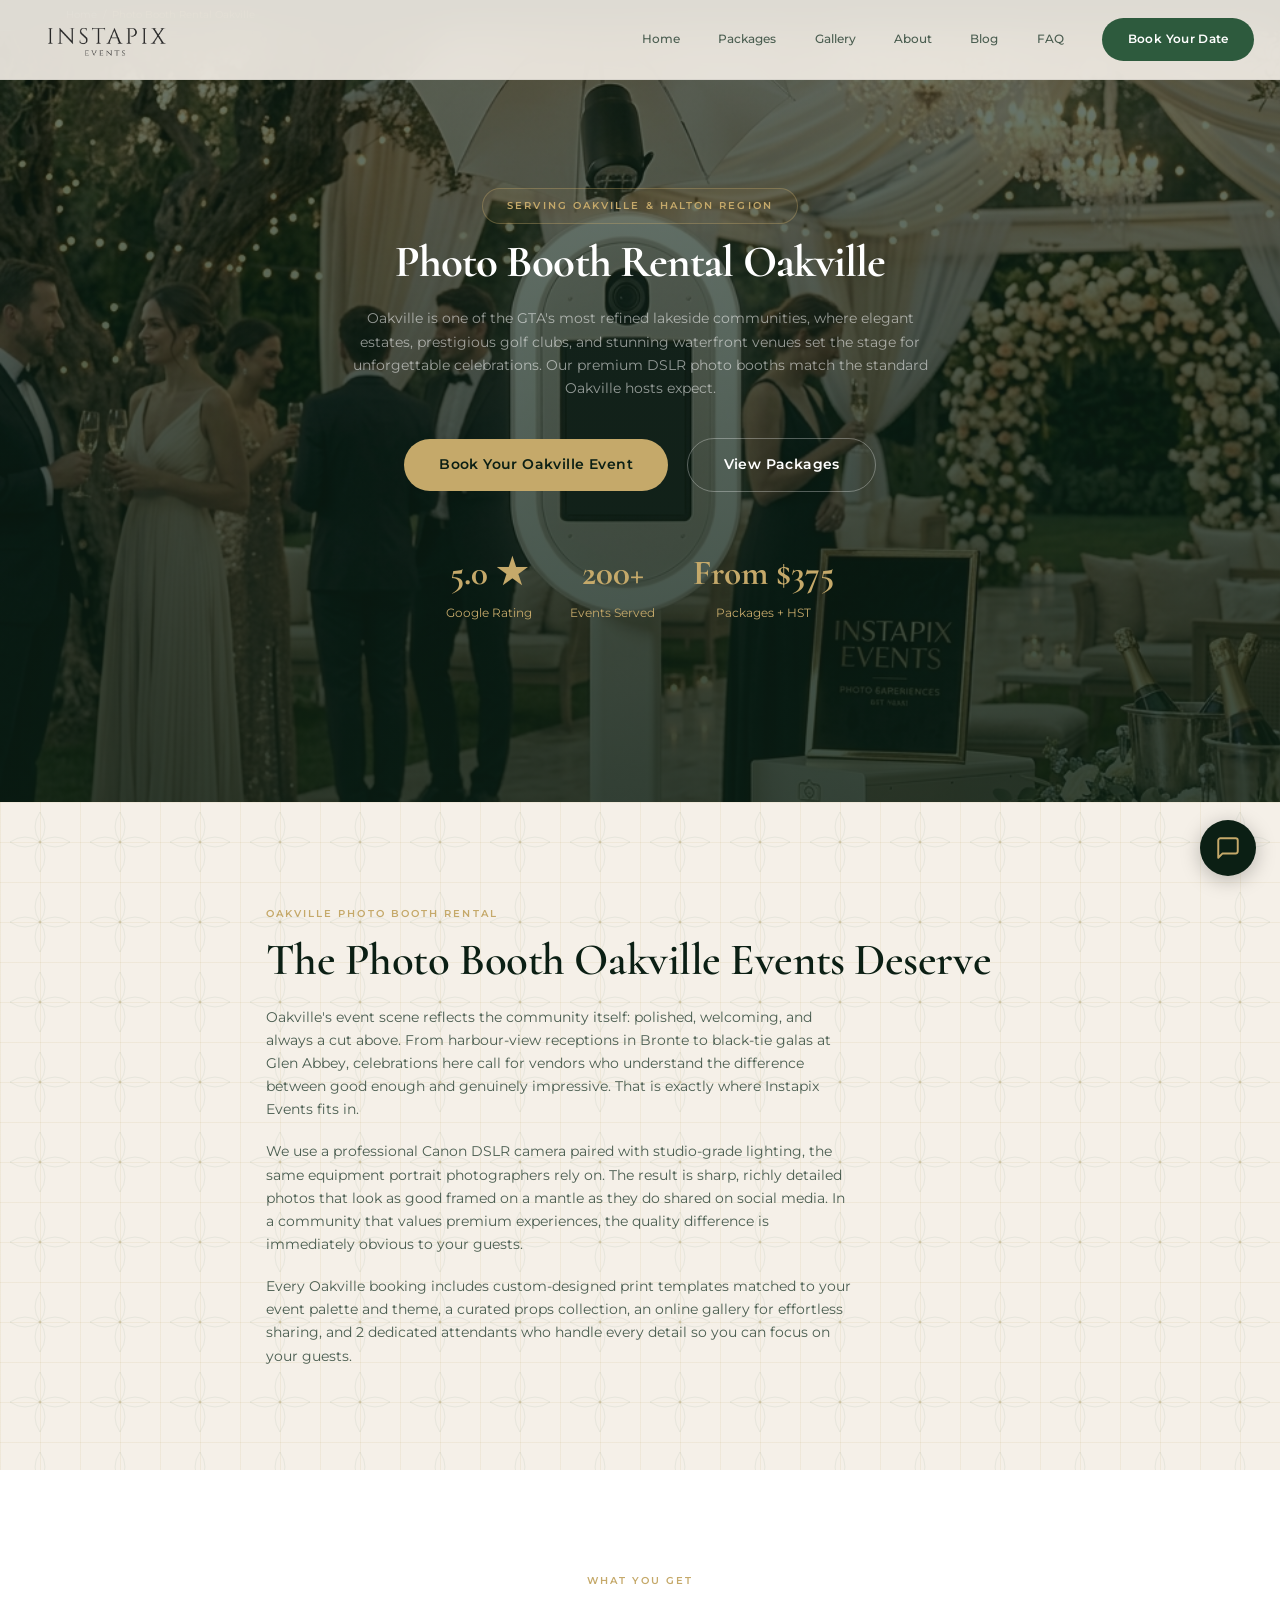
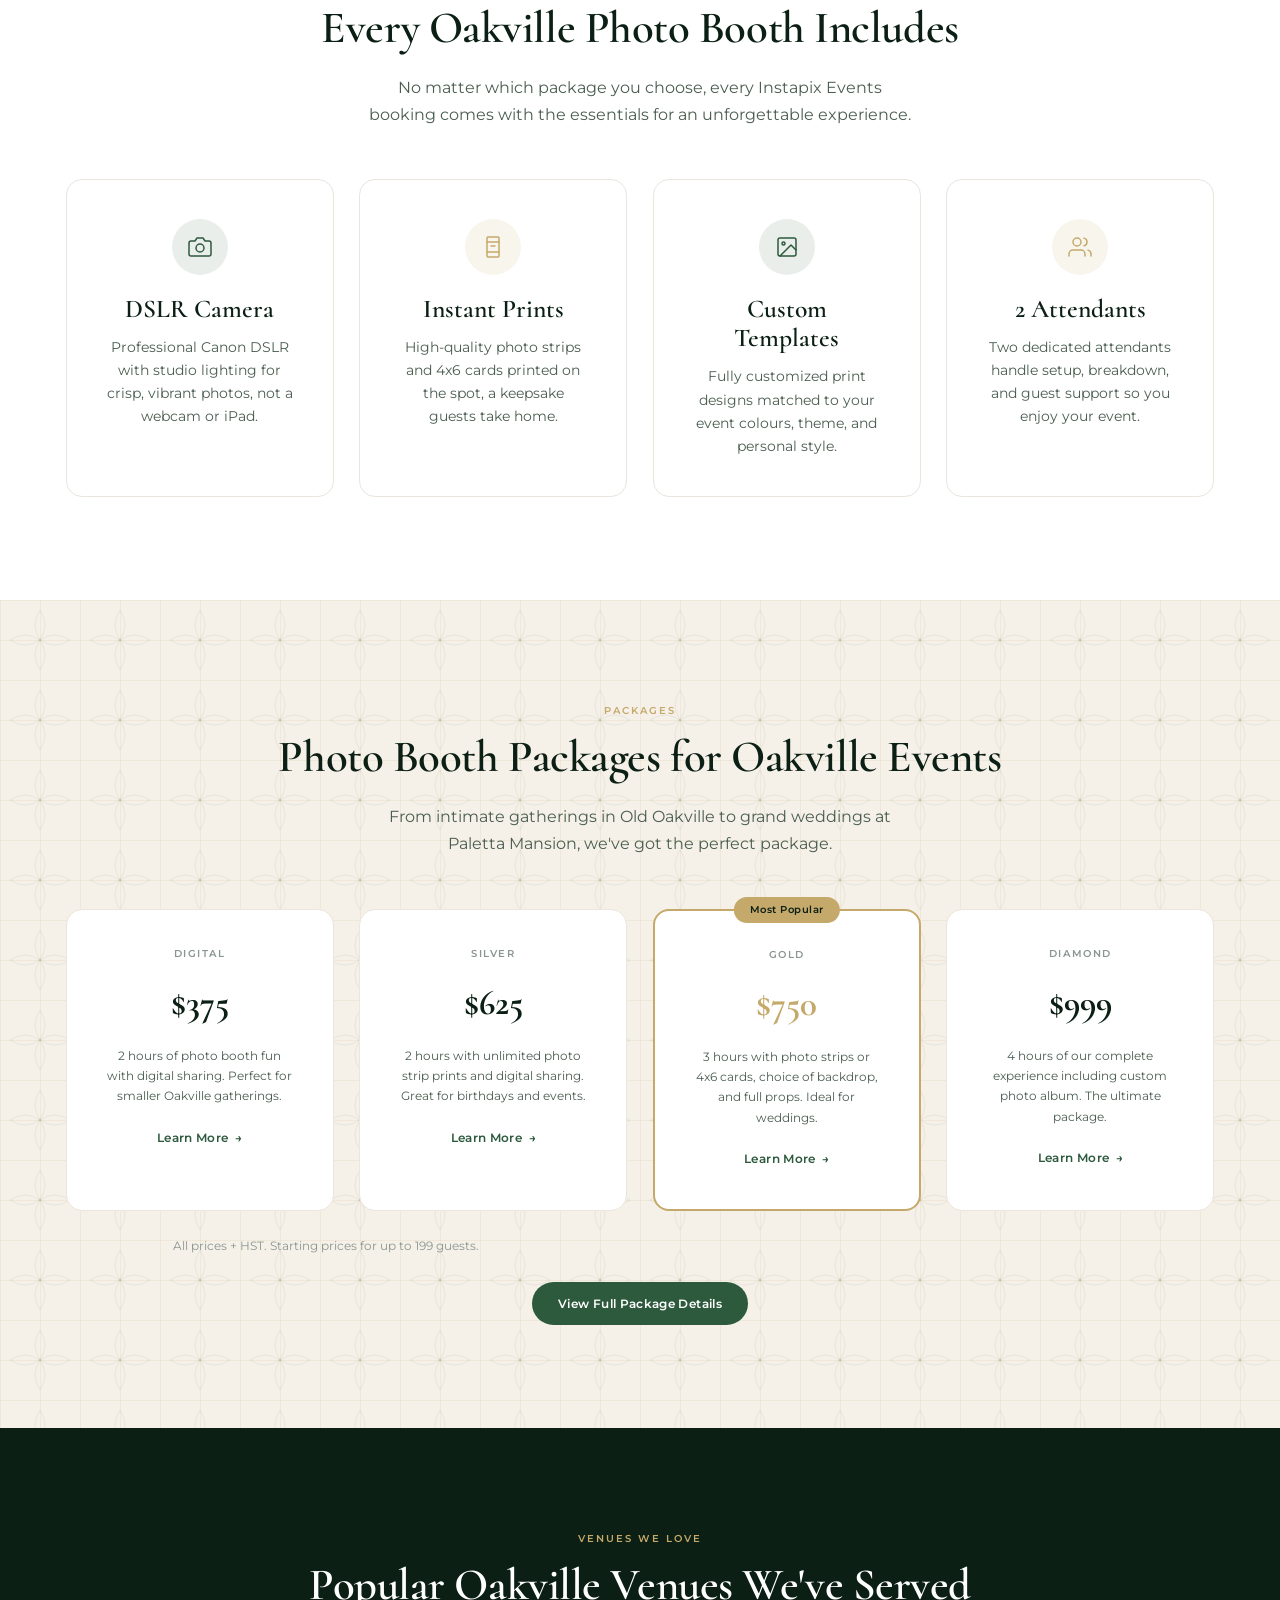
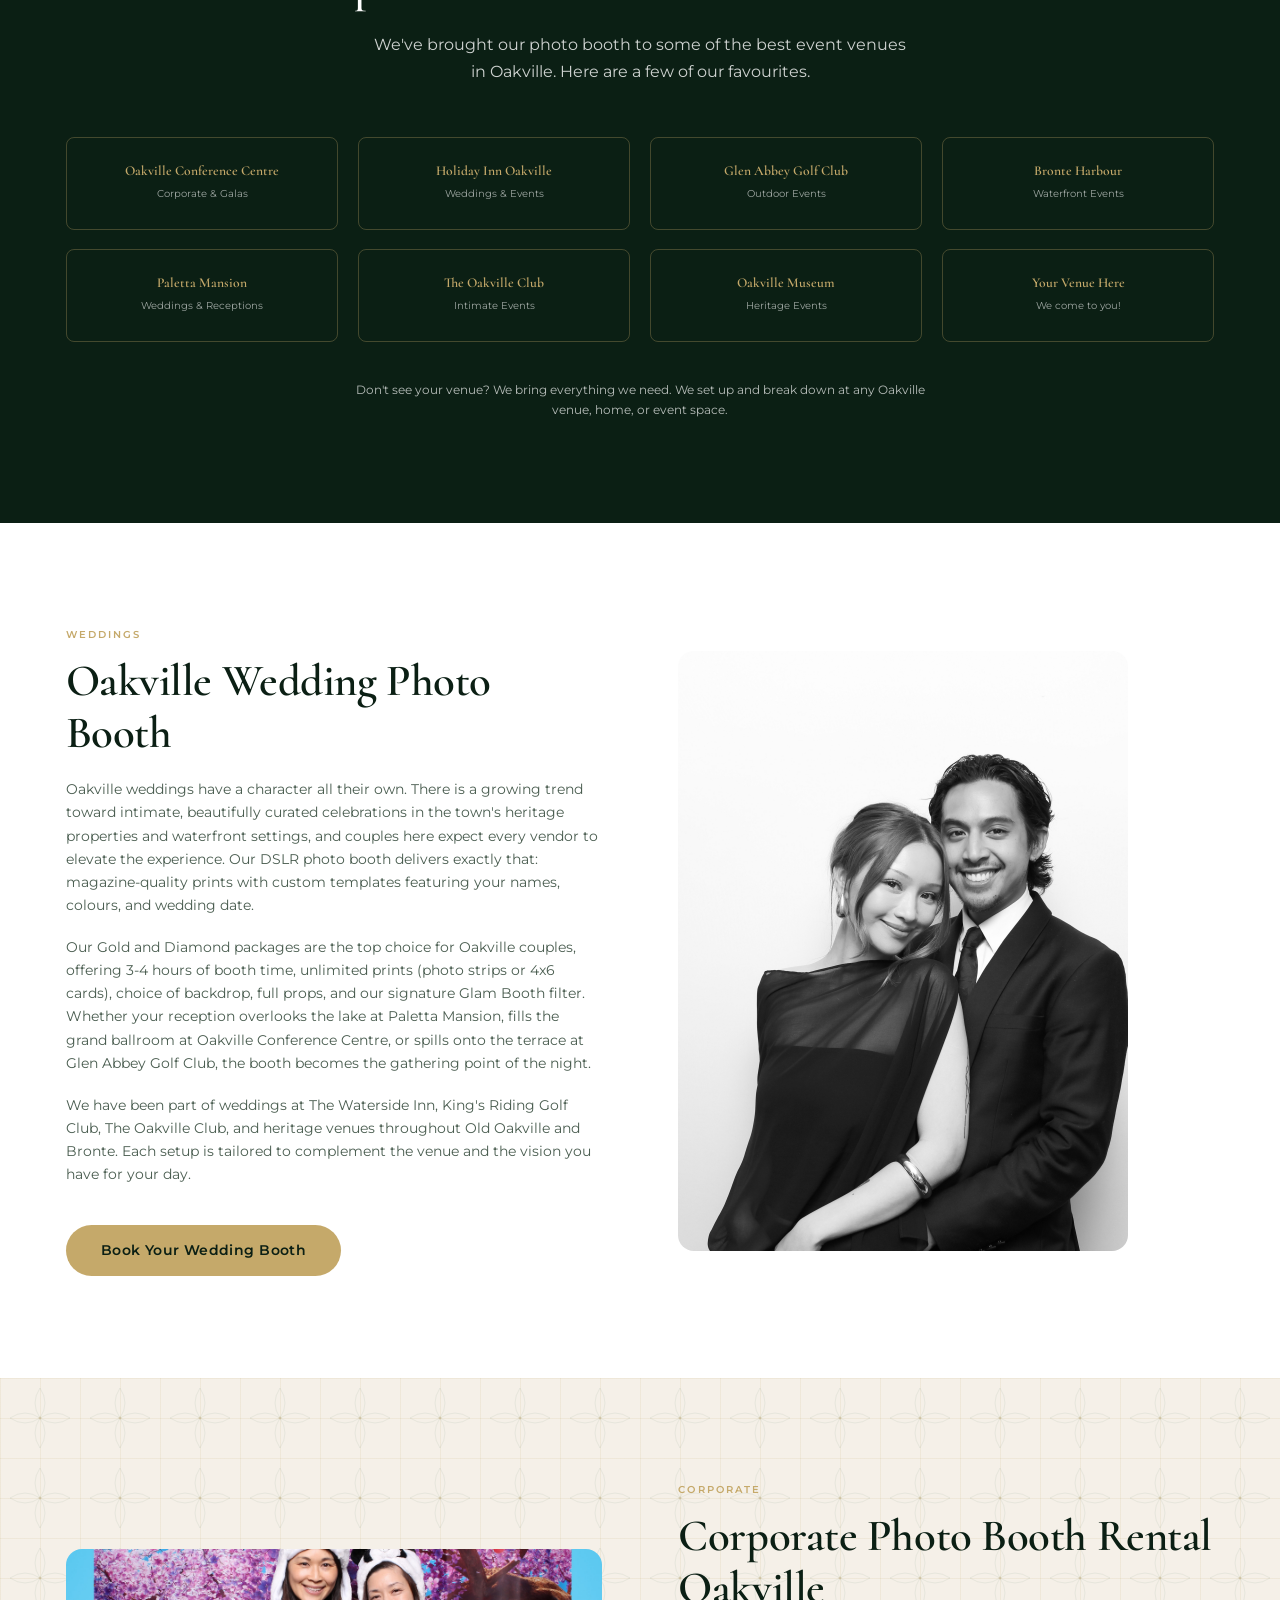
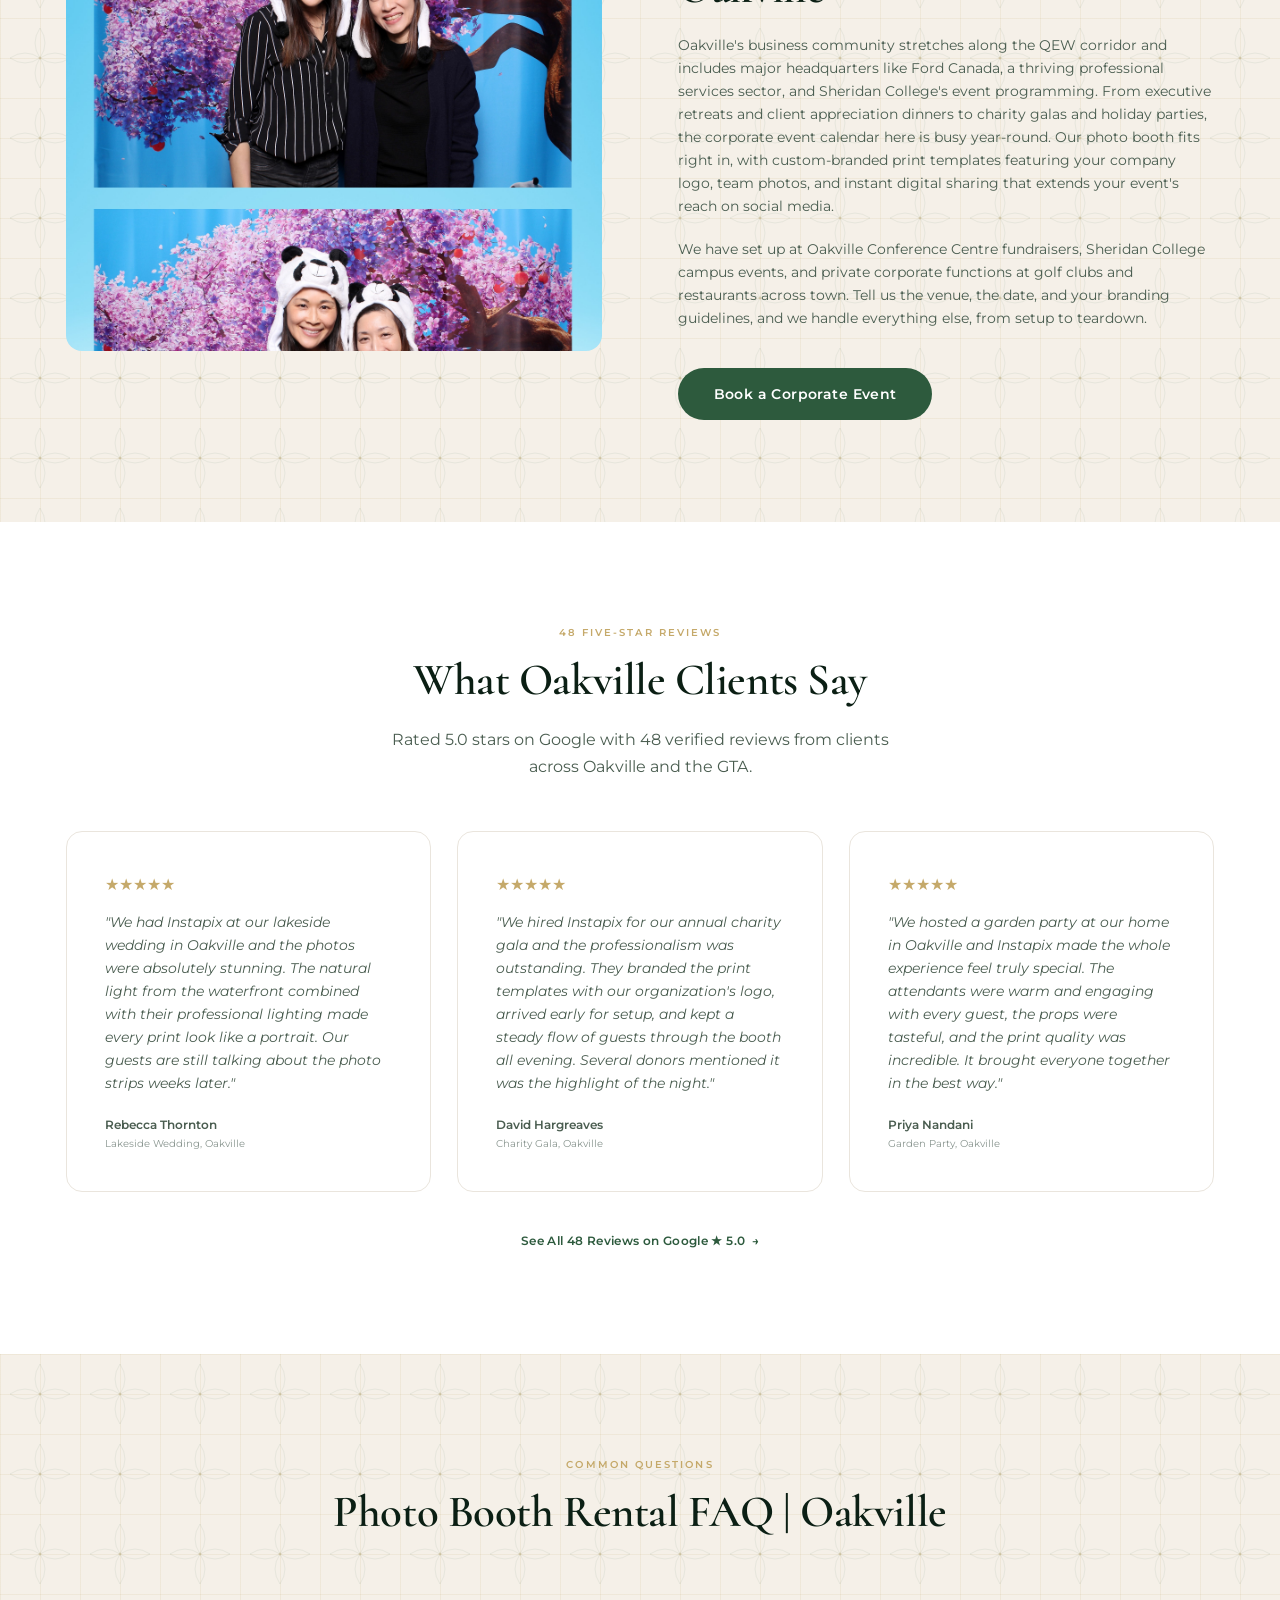
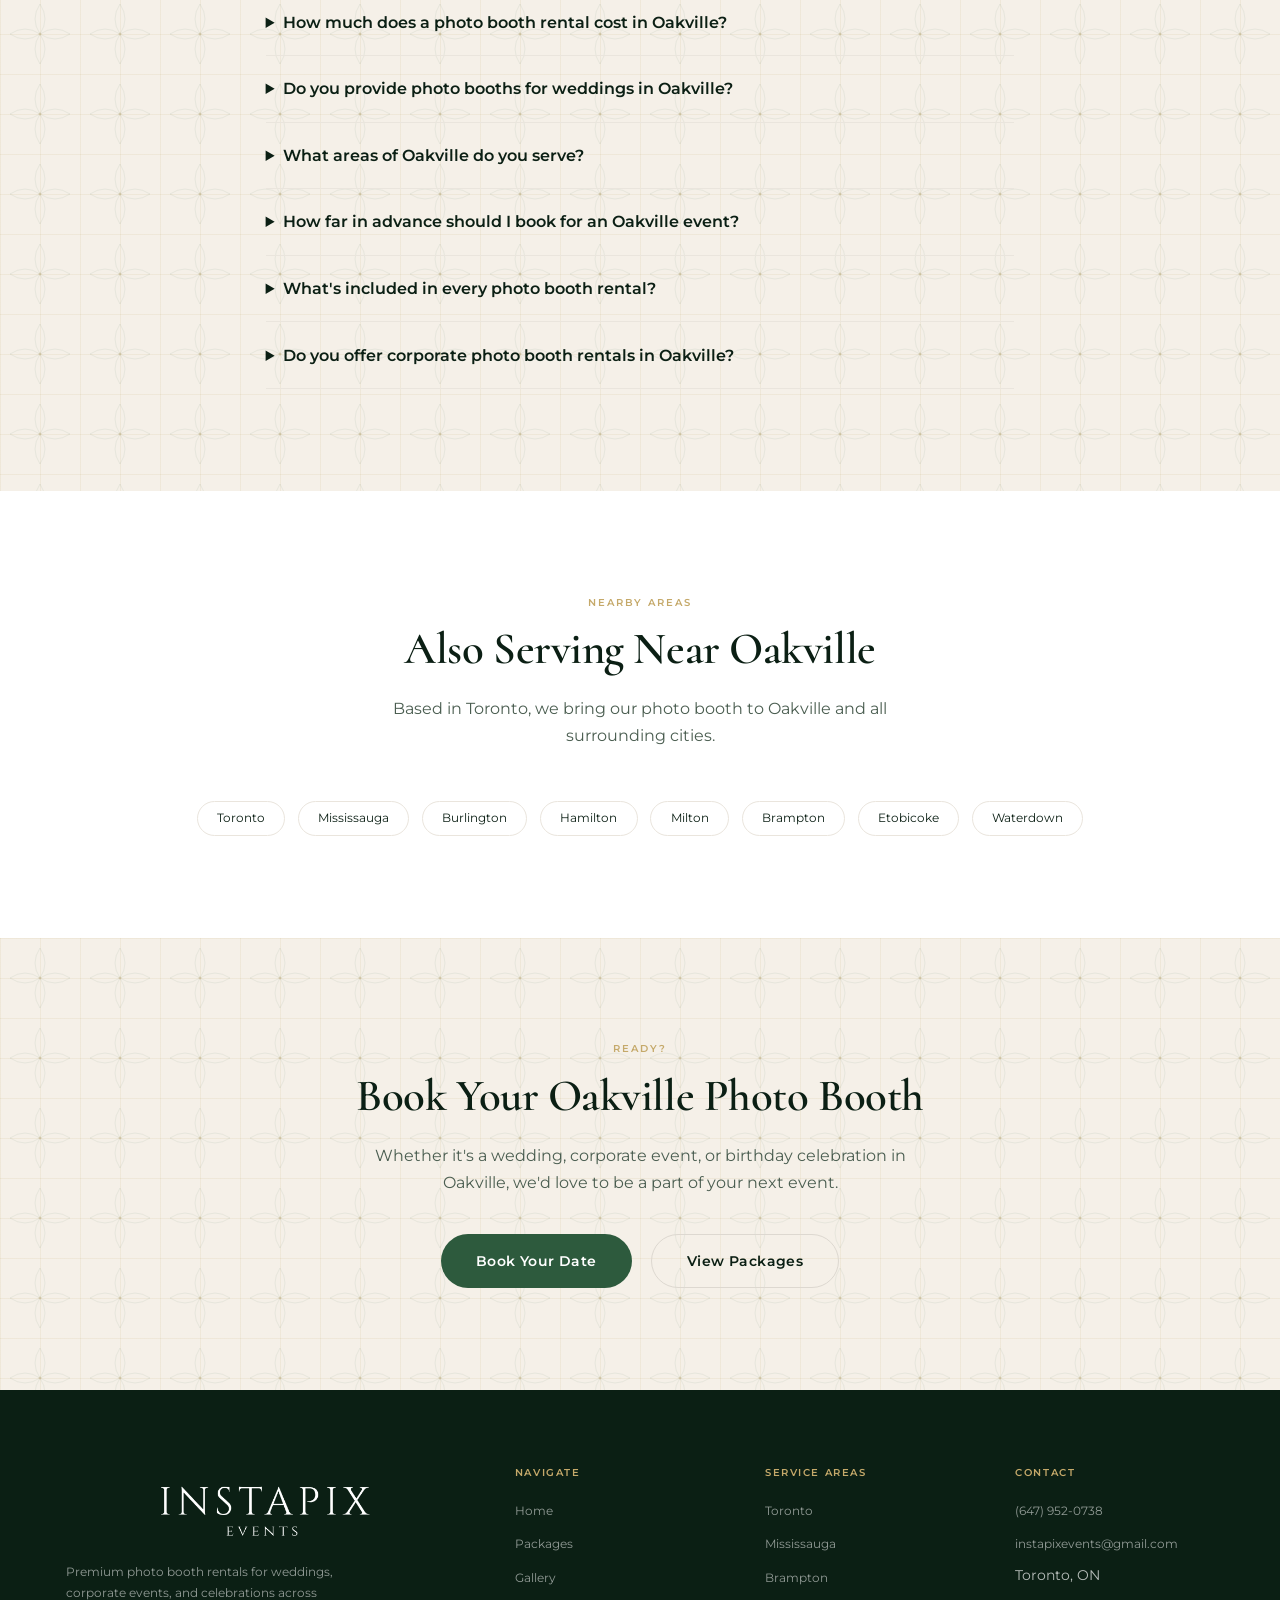
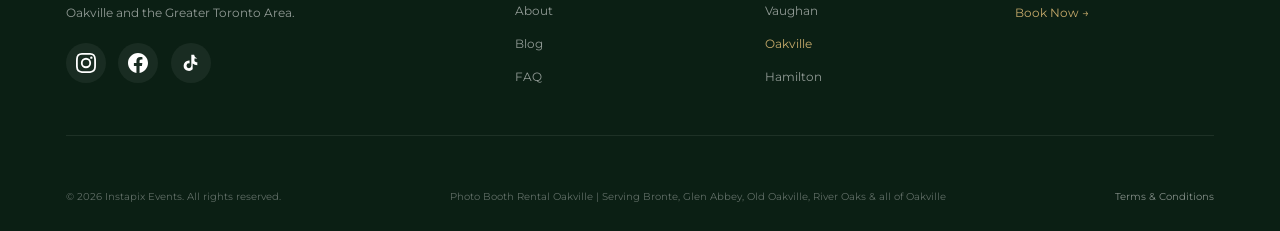
<file: photo-booth-rental-oakville.html>
<!DOCTYPE html>
<html lang="en-CA">
<head>
  <meta charset="UTF-8">
  <meta name="viewport" content="width=device-width, initial-scale=1.0">
  <title>Photo Booth Rental Oakville | Weddings & Events | Instapix Events</title>
  <meta name="description" content="Oakville's top-rated photo booth rental. 5.0 stars on Google. DSLR photo booths for weddings at Paletta Mansion, Glen Abbey Golf Club, and venues across Bronte, Old Oakville & Glen Abbey. Packages from $375 + HST.">
  <meta name="keywords" content="photo booth rental Oakville, photo booth Oakville, wedding photo booth Oakville, corporate photo booth Oakville, birthday photo booth Oakville, photo booth Bronte, photo booth Glen Abbey, photo booth rental near me Oakville, DSLR photo booth Oakville, instant print photo booth Oakville">
  <link rel="canonical" href="https://instapixevents.com/photo-booth-rental-oakville">

  <!-- Open Graph -->
  <meta property="og:title" content="Photo Booth Rental Oakville | Instapix Events">
  <meta property="og:description" content="Oakville's top-rated DSLR photo booth rental. 5.0 stars, 200+ events. Weddings, corporate, birthdays. Packages from $375.">
  <meta property="og:type" content="website">
  <meta property="og:url" content="https://instapixevents.com/photo-booth-rental-oakville">
  <meta property="og:image" content="https://instapixevents.com/assets/Website Preview.png">
  <meta property="og:locale" content="en_CA">
  <meta property="og:site_name" content="Instapix Events">

  <!-- Structured Data — LocalBusiness (Oakville-specific) -->
  <script type="application/ld+json">
  {
    "@context": "https://schema.org",
    "@type": "LocalBusiness",
    "name": "Instapix Events — Photo Booth Rental Oakville",
    "description": "Premium DSLR photo booth rentals in Oakville for weddings, corporate events, birthdays, and celebrations. Serving Bronte, Glen Abbey, Old Oakville, River Oaks, and all of Oakville.",
    "url": "https://instapixevents.com/photo-booth-rental-oakville",
    "telephone": "+16479520738",
    "email": "instapixevents@gmail.com",
    "image": "https://instapixevents.com/assets/INSTAPIX (Website).png",
    "address": {
      "@type": "PostalAddress",
      "addressLocality": "Toronto",
      "addressRegion": "ON",
      "postalCode": "M3L 2M8",
      "addressCountry": "CA"
    },
    "geo": {
      "@type": "GeoCoordinates",
      "latitude": 43.4675,
      "longitude": -79.6877
    },
    "areaServed": {
      "@type": "City",
      "name": "Oakville",
      "containedInPlace": { "@type": "AdministrativeArea", "name": "Ontario" }
    },
    "aggregateRating": {
      "@type": "AggregateRating",
      "ratingValue": "5.0",
      "reviewCount": "48",
      "bestRating": "5"
    },
    "hasOfferCatalog": {
      "@type": "OfferCatalog",
      "name": "Photo Booth Packages — Oakville",
      "itemListElement": [
        { "@type": "Offer", "name": "Digital Package", "price": "375", "priceCurrency": "CAD" },
        { "@type": "Offer", "name": "Silver Package", "price": "625", "priceCurrency": "CAD" },
        { "@type": "Offer", "name": "Gold Package", "price": "750", "priceCurrency": "CAD" },
        { "@type": "Offer", "name": "Diamond Package", "price": "999", "priceCurrency": "CAD" }
      ]
    },
    "priceRange": "$$"
  }
  </script>

  <!-- Structured Data — FAQ (Oakville-specific) -->
  <script type="application/ld+json">
  {
    "@context": "https://schema.org",
    "@type": "FAQPage",
    "mainEntity": [
      {
        "@type": "Question",
        "name": "How much does a photo booth rental cost in Oakville?",
        "acceptedAnswer": {
          "@type": "Answer",
          "text": "Photo booth rental in Oakville starts at $375 + HST for our Digital package (2 hours, digital sharing). Our most popular wedding package, Gold, starts at $750 and includes 3 hours with unlimited prints. All packages include a professional DSLR camera, studio lighting, props, and 2 attendants."
        }
      },
      {
        "@type": "Question",
        "name": "Do you provide photo booth rentals for weddings in Oakville?",
        "acceptedAnswer": {
          "@type": "Answer",
          "text": "Yes! We've provided photo booths for weddings at venues throughout Oakville including Paletta Mansion, Glen Abbey Golf Club, Holiday Inn Oakville, The Oakville Club, and many more. Our Gold and Diamond packages include custom print templates with your names and wedding date."
        }
      },
      {
        "@type": "Question",
        "name": "What areas of Oakville do you serve?",
        "acceptedAnswer": {
          "@type": "Answer",
          "text": "We serve all of Oakville including Bronte, Glen Abbey, Old Oakville, River Oaks, Clearview, Palermo, Joshua Creek, Eastlake, and surrounding areas. We also serve nearby cities like Mississauga, Burlington, Hamilton, and the entire GTA."
        }
      },
      {
        "@type": "Question",
        "name": "What's included in an Oakville photo booth rental?",
        "acceptedAnswer": {
          "@type": "Answer",
          "text": "Every Instapix Events photo booth rental in Oakville includes a professional Canon DSLR camera, studio lighting, custom-designed print templates, props, an online gallery, and 2 dedicated attendants. Depending on your package, you'll also get unlimited photo strip prints, choice of backdrop, and full props collection."
        }
      }
    ]
  }
  </script>

  <!-- BreadcrumbList -->
  <script type="application/ld+json">
  {
    "@context": "https://schema.org",
    "@type": "BreadcrumbList",
    "itemListElement": [
      { "@type": "ListItem", "position": 1, "name": "Home", "item": "https://instapixevents.com" },
      { "@type": "ListItem", "position": 2, "name": "Photo Booth Rental Oakville", "item": "https://instapixevents.com/photo-booth-rental-oakville" }
    ]
  }
  </script>

  <link rel="stylesheet" href="shared/brand.css">
  <link rel="icon" type="image/png" href="assets/favicon.png">
</head>
<body>

  <!-- Navigation -->
  <nav class="nav">
    <div class="nav__inner">
      <a href="index.html" class="nav__logo">
        <img src="assets/White intapix text logo.png" alt="Instapix Events" style="width:160px;height:auto">
      </a>

      <button class="nav__toggle" aria-label="Toggle menu">
        <span></span><span></span><span></span>
      </button>

      <div class="nav__menu">
        <div class="nav__links">
          <a href="index.html" class="nav__link">Home</a>
          <a href="packages.html" class="nav__link">Packages</a>
          <a href="gallery.html" class="nav__link">Gallery</a>
          <a href="about.html" class="nav__link">About</a>
          <a href="blog.html" class="nav__link">Blog</a>
          <a href="faq.html" class="nav__link">FAQ</a>
        </div>
        <a href="book.html" class="btn btn--primary nav__cta">Book Your Date</a>
      </div>
    </div>
  </nav>

  <!-- Breadcrumb -->
  <div style="background:var(--forest);padding:var(--space-sm) 0;border-bottom:1px solid rgba(255,255,255,0.1)">
    <div class="container" style="font-size:var(--text-xs);color:rgba(255,255,255,0.6)">
      <a href="index.html" style="color:rgba(255,255,255,0.6);text-decoration:none">Home</a>
      <span style="margin:0 var(--space-xs)">/</span>
      <span style="color:var(--gold)">Photo Booth Rental Oakville</span>
    </div>
  </div>

  <!-- Hero -->
  <section class="hero" style="min-height:60vh">
    <div class="hero__bg">
      <img src="assets/Hero Page photo/Gemini_Generated_Image_b4xyiqb4xyiqb4xy.png" alt="Instapix Events photo booth at an Oakville wedding" loading="eager" style="object-position:center 30%">
      <div class="hero__overlay"></div>
    </div>

    <div class="container">
      <div class="hero__content fade-in">
        <span class="hero__badge">Serving Oakville & Halton Region</span>
        <h1 style="font-family:var(--font-heading);font-size:clamp(2rem,5vw,3.5rem);font-weight:700;color:var(--white);margin-bottom:var(--space-lg)">Photo Booth Rental Oakville</h1>
        <p class="hero__subtitle">Oakville is one of the GTA's most refined lakeside communities, where elegant estates, prestigious golf clubs, and stunning waterfront venues set the stage for unforgettable celebrations. Our premium DSLR photo booths match the standard Oakville hosts expect.</p>

        <div class="hero__actions" style="margin-top:var(--space-2xl)">
          <a href="book.html" class="btn btn--gold btn--lg">Book Your Oakville Event</a>
          <a href="packages.html" class="btn btn--outline-white btn--lg">View Packages</a>
        </div>

        <div style="display:flex;gap:var(--space-2xl);justify-content:center;margin-top:var(--space-3xl);flex-wrap:wrap">
          <div style="text-align:center">
            <div style="font-family:var(--font-heading);font-size:var(--text-3xl);font-weight:700;color:var(--gold)">5.0 &#9733;</div>
            <p style="font-size:var(--text-sm);color:var(--gold)">Google Rating</p>
          </div>
          <div style="text-align:center">
            <div style="font-family:var(--font-heading);font-size:var(--text-3xl);font-weight:700;color:var(--gold)">200+</div>
            <p style="font-size:var(--text-sm);color:var(--gold)">Events Served</p>
          </div>
          <div style="text-align:center">
            <div style="font-family:var(--font-heading);font-size:var(--text-3xl);font-weight:700;color:var(--gold)">From $375</div>
            <p style="font-size:var(--text-sm);color:var(--gold)">Packages + HST</p>
          </div>
        </div>
      </div>
    </div>
  </section>

  <!-- Intro / Why Oakville -->
  <section class="section--cream">
    <div class="container" style="max-width:800px">
      <span class="section-label">Oakville Photo Booth Rental</span>
      <h2 class="section-title">The Photo Booth Oakville Events Deserve</h2>
      <p style="margin-bottom:var(--space-lg)">Oakville's event scene reflects the community itself: polished, welcoming, and always a cut above. From harbour-view receptions in Bronte to black-tie galas at Glen Abbey, celebrations here call for vendors who understand the difference between good enough and genuinely impressive. That is exactly where Instapix Events fits in.</p>
      <p style="margin-bottom:var(--space-lg)">We use a professional Canon DSLR camera paired with studio-grade lighting, the same equipment portrait photographers rely on. The result is sharp, richly detailed photos that look as good framed on a mantle as they do shared on social media. In a community that values premium experiences, the quality difference is immediately obvious to your guests.</p>
      <p>Every Oakville booking includes custom-designed print templates matched to your event palette and theme, a curated props collection, an online gallery for effortless sharing, and 2 dedicated attendants who handle every detail so you can focus on your guests.</p>
    </div>
  </section>

  <!-- What's Included -->
  <section>
    <div class="container text-center">
      <span class="section-label">What You Get</span>
      <h2 class="section-title">Every Oakville Photo Booth Includes</h2>
      <p class="section-subtitle mx-auto" style="margin-bottom:var(--space-3xl)">No matter which package you choose, every Instapix Events booking comes with the essentials for an unforgettable experience.</p>

      <div class="grid grid--4 stagger">
        <div class="card">
          <div style="width:56px;height:56px;border-radius:50%;background:var(--emerald-light);display:flex;align-items:center;justify-content:center;margin:0 auto var(--space-lg)">
            <svg width="24" height="24" viewBox="0 0 24 24" fill="none" stroke="var(--emerald)" stroke-width="1.5" stroke-linecap="round" stroke-linejoin="round"><path d="M23 19a2 2 0 0 1-2 2H3a2 2 0 0 1-2-2V8a2 2 0 0 1 2-2h4l2-3h6l2 3h4a2 2 0 0 1 2 2z"/><circle cx="12" cy="13" r="4"/></svg>
          </div>
          <h4>DSLR Camera</h4>
          <p style="margin-top:var(--space-md);margin-left:auto;margin-right:auto">Professional Canon DSLR with studio lighting for crisp, vibrant photos, not a webcam or iPad.</p>
        </div>

        <div class="card">
          <div style="width:56px;height:56px;border-radius:50%;background:var(--gold-light);display:flex;align-items:center;justify-content:center;margin:0 auto var(--space-lg)">
            <svg width="24" height="24" viewBox="0 0 24 24" fill="none" stroke="var(--gold)" stroke-width="1.5" stroke-linecap="round" stroke-linejoin="round"><rect x="6" y="2" width="12" height="20" rx="1"/><path d="M6 7h12"/><path d="M6 17h12"/><path d="M10 11h4"/></svg>
          </div>
          <h4>Instant Prints</h4>
          <p style="margin-top:var(--space-md);margin-left:auto;margin-right:auto">High-quality photo strips and 4x6 cards printed on the spot, a keepsake guests take home.</p>
        </div>

        <div class="card">
          <div style="width:56px;height:56px;border-radius:50%;background:var(--emerald-light);display:flex;align-items:center;justify-content:center;margin:0 auto var(--space-lg)">
            <svg width="24" height="24" viewBox="0 0 24 24" fill="none" stroke="var(--emerald)" stroke-width="1.5" stroke-linecap="round" stroke-linejoin="round"><rect x="3" y="3" width="18" height="18" rx="2" ry="2"/><circle cx="8.5" cy="8.5" r="1.5"/><polyline points="21 15 16 10 5 21"/></svg>
          </div>
          <h4>Custom Templates</h4>
          <p style="margin-top:var(--space-md);margin-left:auto;margin-right:auto">Fully customized print designs matched to your event colours, theme, and personal style.</p>
        </div>

        <div class="card">
          <div style="width:56px;height:56px;border-radius:50%;background:var(--gold-light);display:flex;align-items:center;justify-content:center;margin:0 auto var(--space-lg)">
            <svg width="24" height="24" viewBox="0 0 24 24" fill="none" stroke="var(--gold)" stroke-width="1.5" stroke-linecap="round" stroke-linejoin="round"><path d="M17 21v-2a4 4 0 0 0-4-4H5a4 4 0 0 0-4 4v2"/><circle cx="9" cy="7" r="4"/><path d="M23 21v-2a4 4 0 0 0-3-3.87"/><path d="M16 3.13a4 4 0 0 1 0 7.75"/></svg>
          </div>
          <h4>2 Attendants</h4>
          <p style="margin-top:var(--space-md);margin-left:auto;margin-right:auto">Two dedicated attendants handle setup, breakdown, and guest support so you enjoy your event.</p>
        </div>
      </div>
    </div>
  </section>

  <!-- Packages Preview -->
  <section class="section--cream">
    <div class="container text-center">
      <span class="section-label">Packages</span>
      <h2 class="section-title">Photo Booth Packages for Oakville Events</h2>
      <p class="section-subtitle mx-auto" style="margin-bottom:var(--space-3xl)">From intimate gatherings in Old Oakville to grand weddings at Paletta Mansion, we've got the perfect package.</p>

      <div class="grid grid--4 stagger">
        <div class="card text-center">
          <h5 style="color:var(--text-muted);text-transform:uppercase;letter-spacing:0.15em;font-family:var(--font-body);font-size:var(--text-xs)">Digital</h5>
          <div style="font-family:var(--font-heading);font-size:var(--text-3xl);font-weight:700;margin:var(--space-md) 0;color:var(--forest)">$375</div>
          <p style="font-size:var(--text-sm);margin-bottom:var(--space-lg);margin-left:auto;margin-right:auto">2 hours of photo booth fun with digital sharing. Perfect for smaller Oakville gatherings.</p>
          <a href="packages.html" class="btn btn--ghost">Learn More</a>
        </div>

        <div class="card text-center">
          <h5 style="color:var(--text-muted);text-transform:uppercase;letter-spacing:0.15em;font-family:var(--font-body);font-size:var(--text-xs)">Silver</h5>
          <div style="font-family:var(--font-heading);font-size:var(--text-3xl);font-weight:700;margin:var(--space-md) 0;color:var(--forest)">$625</div>
          <p style="font-size:var(--text-sm);margin-bottom:var(--space-lg);margin-left:auto;margin-right:auto">2 hours with unlimited photo strip prints and digital sharing. Great for birthdays and events.</p>
          <a href="packages.html" class="btn btn--ghost">Learn More</a>
        </div>

        <div class="card card--featured text-center">
          <h5 style="color:var(--text-muted);text-transform:uppercase;letter-spacing:0.15em;font-family:var(--font-body);font-size:var(--text-xs)">Gold</h5>
          <div style="font-family:var(--font-heading);font-size:var(--text-3xl);font-weight:700;margin:var(--space-md) 0;color:var(--gold)">$750</div>
          <p style="font-size:var(--text-sm);margin-bottom:var(--space-lg);margin-left:auto;margin-right:auto">3 hours with photo strips or 4x6 cards, choice of backdrop, and full props. Ideal for weddings.</p>
          <a href="packages.html" class="btn btn--ghost">Learn More</a>
        </div>

        <div class="card text-center">
          <h5 style="color:var(--text-muted);text-transform:uppercase;letter-spacing:0.15em;font-family:var(--font-body);font-size:var(--text-xs)">Diamond</h5>
          <div style="font-family:var(--font-heading);font-size:var(--text-3xl);font-weight:700;margin:var(--space-md) 0;color:var(--forest)">$999</div>
          <p style="font-size:var(--text-sm);margin-bottom:var(--space-lg);margin-left:auto;margin-right:auto">4 hours of our complete experience including custom photo album. The ultimate package.</p>
          <a href="packages.html" class="btn btn--ghost">Learn More</a>
        </div>
      </div>

      <p style="font-size:var(--text-sm);color:var(--text-muted);margin-top:var(--space-xl)">All prices + HST. Starting prices for up to 199 guests.</p>
      <a href="packages.html" class="btn btn--primary" style="margin-top:var(--space-xl)">View Full Package Details</a>
    </div>
  </section>

  <!-- Popular Oakville Venues -->
  <section class="section--forest">
    <div class="container text-center">
      <span class="section-label">Venues We Love</span>
      <h2 style="margin-bottom:var(--space-lg)">Popular Oakville Venues We've Served</h2>
      <p class="section-subtitle mx-auto" style="margin-bottom:var(--space-3xl);color:rgba(255,255,255,0.8)">We've brought our photo booth to some of the best event venues in Oakville. Here are a few of our favourites.</p>

      <div style="display:grid;grid-template-columns:repeat(auto-fill,minmax(220px,1fr));gap:var(--space-lg)">
        <div style="padding:var(--space-xl);border:1px solid rgba(197,169,106,0.3);border-radius:var(--border-radius);text-align:center">
          <h4 style="color:var(--gold);font-size:var(--text-base);margin-bottom:var(--space-sm)">Oakville Conference Centre</h4>
          <p style="font-size:var(--text-xs);color:rgba(255,255,255,0.6)">Corporate & Galas</p>
        </div>
        <div style="padding:var(--space-xl);border:1px solid rgba(197,169,106,0.3);border-radius:var(--border-radius);text-align:center">
          <h4 style="color:var(--gold);font-size:var(--text-base);margin-bottom:var(--space-sm)">Holiday Inn Oakville</h4>
          <p style="font-size:var(--text-xs);color:rgba(255,255,255,0.6)">Weddings & Events</p>
        </div>
        <div style="padding:var(--space-xl);border:1px solid rgba(197,169,106,0.3);border-radius:var(--border-radius);text-align:center">
          <h4 style="color:var(--gold);font-size:var(--text-base);margin-bottom:var(--space-sm)">Glen Abbey Golf Club</h4>
          <p style="font-size:var(--text-xs);color:rgba(255,255,255,0.6)">Outdoor Events</p>
        </div>
        <div style="padding:var(--space-xl);border:1px solid rgba(197,169,106,0.3);border-radius:var(--border-radius);text-align:center">
          <h4 style="color:var(--gold);font-size:var(--text-base);margin-bottom:var(--space-sm)">Bronte Harbour</h4>
          <p style="font-size:var(--text-xs);color:rgba(255,255,255,0.6)">Waterfront Events</p>
        </div>
        <div style="padding:var(--space-xl);border:1px solid rgba(197,169,106,0.3);border-radius:var(--border-radius);text-align:center">
          <h4 style="color:var(--gold);font-size:var(--text-base);margin-bottom:var(--space-sm)">Paletta Mansion</h4>
          <p style="font-size:var(--text-xs);color:rgba(255,255,255,0.6)">Weddings & Receptions</p>
        </div>
        <div style="padding:var(--space-xl);border:1px solid rgba(197,169,106,0.3);border-radius:var(--border-radius);text-align:center">
          <h4 style="color:var(--gold);font-size:var(--text-base);margin-bottom:var(--space-sm)">The Oakville Club</h4>
          <p style="font-size:var(--text-xs);color:rgba(255,255,255,0.6)">Intimate Events</p>
        </div>
        <div style="padding:var(--space-xl);border:1px solid rgba(197,169,106,0.3);border-radius:var(--border-radius);text-align:center">
          <h4 style="color:var(--gold);font-size:var(--text-base);margin-bottom:var(--space-sm)">Oakville Museum</h4>
          <p style="font-size:var(--text-xs);color:rgba(255,255,255,0.6)">Heritage Events</p>
        </div>
        <div style="padding:var(--space-xl);border:1px solid rgba(197,169,106,0.3);border-radius:var(--border-radius);text-align:center">
          <h4 style="color:var(--gold);font-size:var(--text-base);margin-bottom:var(--space-sm)">Your Venue Here</h4>
          <p style="font-size:var(--text-xs);color:rgba(255,255,255,0.6)">We come to you!</p>
        </div>
      </div>

      <p style="font-size:var(--text-sm);color:rgba(255,255,255,0.7);margin-top:var(--space-2xl);max-width:600px;margin-left:auto;margin-right:auto">Don't see your venue? We bring everything we need. We set up and break down at any Oakville venue, home, or event space.</p>
    </div>
  </section>

  <!-- Weddings in Oakville -->
  <section>
    <div class="container" style="display:grid;grid-template-columns:1fr 1fr;gap:var(--space-4xl);align-items:center">
      <div class="fade-in-left">
        <span class="section-label">Weddings</span>
        <h2 style="margin-bottom:var(--space-lg)">Oakville Wedding Photo Booth</h2>
        <p style="margin-bottom:var(--space-lg)">Oakville weddings have a character all their own. There is a growing trend toward intimate, beautifully curated celebrations in the town's heritage properties and waterfront settings, and couples here expect every vendor to elevate the experience. Our DSLR photo booth delivers exactly that: magazine-quality prints with custom templates featuring your names, colours, and wedding date.</p>
        <p style="margin-bottom:var(--space-lg)">Our Gold and Diamond packages are the top choice for Oakville couples, offering 3-4 hours of booth time, unlimited prints (photo strips or 4x6 cards), choice of backdrop, full props, and our signature Glam Booth filter. Whether your reception overlooks the lake at Paletta Mansion, fills the grand ballroom at Oakville Conference Centre, or spills onto the terrace at Glen Abbey Golf Club, the booth becomes the gathering point of the night.</p>
        <p style="margin-bottom:var(--space-2xl)">We have been part of weddings at The Waterside Inn, King's Riding Golf Club, The Oakville Club, and heritage venues throughout Old Oakville and Bronte. Each setup is tailored to complement the venue and the vision you have for your day.</p>
        <a href="book.html" class="btn btn--gold btn--lg">Book Your Wedding Booth</a>
      </div>
      <div class="fade-in-right" style="aspect-ratio:3/4;border-radius:var(--border-radius-lg);overflow:hidden;max-height:600px">
        <img src="assets/Photobooth photos/Guest wont stop.jfif" alt="Wedding photo booth moment in Oakville" loading="lazy" style="width:100%;height:100%;object-fit:cover">
      </div>
    </div>
  </section>

  <!-- Corporate Events -->
  <section class="section--cream">
    <div class="container" style="display:grid;grid-template-columns:1fr 1fr;gap:var(--space-4xl);align-items:center">
      <div style="aspect-ratio:4/3;border-radius:var(--border-radius-lg);overflow:hidden">
        <img src="assets/Photobooth photos/2024-03-07_184639225.jpg" alt="Corporate photo booth event in Oakville" loading="lazy" style="width:100%;height:100%;object-fit:cover">
      </div>
      <div>
        <span class="section-label">Corporate</span>
        <h2 style="margin-bottom:var(--space-lg)">Corporate Photo Booth Rental Oakville</h2>
        <p style="margin-bottom:var(--space-lg)">Oakville's business community stretches along the QEW corridor and includes major headquarters like Ford Canada, a thriving professional services sector, and Sheridan College's event programming. From executive retreats and client appreciation dinners to charity galas and holiday parties, the corporate event calendar here is busy year-round. Our photo booth fits right in, with custom-branded print templates featuring your company logo, team photos, and instant digital sharing that extends your event's reach on social media.</p>
        <p style="margin-bottom:var(--space-2xl)">We have set up at Oakville Conference Centre fundraisers, Sheridan College campus events, and private corporate functions at golf clubs and restaurants across town. Tell us the venue, the date, and your branding guidelines, and we handle everything else, from setup to teardown.</p>
        <a href="book.html" class="btn btn--primary btn--lg">Book a Corporate Event</a>
      </div>
    </div>
  </section>

  <!-- Testimonials -->
  <section>
    <div class="container text-center">
      <span class="section-label">48 Five-Star Reviews</span>
      <h2 class="section-title">What Oakville Clients Say</h2>
      <p class="section-subtitle mx-auto" style="margin-bottom:var(--space-3xl)">Rated 5.0 stars on Google with 48 verified reviews from clients across Oakville and the GTA.</p>

      <div class="grid grid--3 stagger">
        <div class="card" style="text-align:left">
          <div style="color:var(--gold);font-size:var(--text-lg);margin-bottom:var(--space-md)">&#9733;&#9733;&#9733;&#9733;&#9733;</div>
          <p style="font-style:italic;margin-bottom:var(--space-lg)">"We had Instapix at our lakeside wedding in Oakville and the photos were absolutely stunning. The natural light from the waterfront combined with their professional lighting made every print look like a portrait. Our guests are still talking about the photo strips weeks later."</p>
          <p style="font-weight:600;font-size:var(--text-sm)">Rebecca Thornton</p>
          <p style="font-size:var(--text-xs);color:var(--text-muted)">Lakeside Wedding, Oakville</p>
        </div>

        <div class="card" style="text-align:left">
          <div style="color:var(--gold);font-size:var(--text-lg);margin-bottom:var(--space-md)">&#9733;&#9733;&#9733;&#9733;&#9733;</div>
          <p style="font-style:italic;margin-bottom:var(--space-lg)">"We hired Instapix for our annual charity gala and the professionalism was outstanding. They branded the print templates with our organization's logo, arrived early for setup, and kept a steady flow of guests through the booth all evening. Several donors mentioned it was the highlight of the night."</p>
          <p style="font-weight:600;font-size:var(--text-sm)">David Hargreaves</p>
          <p style="font-size:var(--text-xs);color:var(--text-muted)">Charity Gala, Oakville</p>
        </div>

        <div class="card" style="text-align:left">
          <div style="color:var(--gold);font-size:var(--text-lg);margin-bottom:var(--space-md)">&#9733;&#9733;&#9733;&#9733;&#9733;</div>
          <p style="font-style:italic;margin-bottom:var(--space-lg)">"We hosted a garden party at our home in Oakville and Instapix made the whole experience feel truly special. The attendants were warm and engaging with every guest, the props were tasteful, and the print quality was incredible. It brought everyone together in the best way."</p>
          <p style="font-weight:600;font-size:var(--text-sm)">Priya Nandani</p>
          <p style="font-size:var(--text-xs);color:var(--text-muted)">Garden Party, Oakville</p>
        </div>
      </div>

      <a href="https://g.page/instapixevents" target="_blank" rel="noopener" class="btn btn--ghost" style="margin-top:var(--space-2xl)">See All 48 Reviews on Google &#9733; 5.0</a>
    </div>
  </section>

  <!-- FAQ Section -->
  <section class="section--cream">
    <div class="container" style="max-width:800px">
      <span class="section-label text-center" style="display:block">Common Questions</span>
      <h2 class="section-title text-center">Photo Booth Rental FAQ | Oakville</h2>

      <div style="margin-top:var(--space-3xl)">
        <details style="border-bottom:1px solid var(--border-light);padding:var(--space-lg) 0">
          <summary style="cursor:pointer;font-weight:600;font-size:var(--text-lg)">How much does a photo booth rental cost in Oakville?</summary>
          <p style="margin-top:var(--space-md);color:var(--text-muted)">Our packages start at $375 + HST for the Digital package (2 hours, digital sharing), which works well for smaller Oakville gatherings. The Silver package starts at $625 with unlimited photo strip prints. Our most popular choice for Oakville weddings, the Gold package, starts at $750 with 3 hours and both photo strips and 4x6 cards. The Diamond package starts at $999 with 4 hours and a custom photo album. Pricing covers events up to 199 guests at any Oakville venue.</p>
        </details>

        <details style="border-bottom:1px solid var(--border-light);padding:var(--space-lg) 0">
          <summary style="cursor:pointer;font-weight:600;font-size:var(--text-lg)">Do you provide photo booths for weddings in Oakville?</summary>
          <p style="margin-top:var(--space-md);color:var(--text-muted)">Absolutely! Weddings are our specialty, and Oakville is one of our busiest markets. We have provided photo booths at Paletta Mansion, Glen Abbey Golf Club, The Waterside Inn, King's Riding Golf Club, The Oakville Club, and heritage properties throughout Old Oakville. Our Gold and Diamond packages include custom print templates designed with your names, colours, and wedding date to complement the venue's atmosphere.</p>
        </details>

        <details style="border-bottom:1px solid var(--border-light);padding:var(--space-lg) 0">
          <summary style="cursor:pointer;font-weight:600;font-size:var(--text-lg)">What areas of Oakville do you serve?</summary>
          <p style="margin-top:var(--space-md);color:var(--text-muted)">We serve all of Oakville including Bronte, Glen Abbey, Old Oakville, River Oaks, Clearview, Palermo, Joshua Creek, Eastlake, and surrounding areas. Whether your event is at a waterfront estate along Lakeshore Road or a golf club in the north end, we bring everything to you. We also serve nearby cities like Mississauga, Burlington, Hamilton, and the entire GTA.</p>
        </details>

        <details style="border-bottom:1px solid var(--border-light);padding:var(--space-lg) 0">
          <summary style="cursor:pointer;font-weight:600;font-size:var(--text-lg)">How far in advance should I book for an Oakville event?</summary>
          <p style="margin-top:var(--space-md);color:var(--text-muted)">We recommend booking 4-8 weeks in advance for most Oakville events, and 2-3 months ahead for weddings during peak season (May-October). Oakville's popular venues like Paletta Mansion and Glen Abbey tend to book up early, so couples who have secured their venue date should lock in their photo booth soon after. That said, we do accommodate last-minute bookings when available, so reach out and we will do our best.</p>
        </details>

        <details style="border-bottom:1px solid var(--border-light);padding:var(--space-lg) 0">
          <summary style="cursor:pointer;font-weight:600;font-size:var(--text-lg)">What's included in every photo booth rental?</summary>
          <p style="margin-top:var(--space-md);color:var(--text-muted)">Every Instapix Events booking in Oakville includes a professional Canon DSLR camera, studio lighting, custom-designed print templates tailored to your event theme, a curated props collection, an online gallery for easy sharing, and 2 dedicated attendants who manage setup and guest flow. Depending on your package, you will also get unlimited dye-sublimation prints, choice of backdrop, and our signature Glam Booth filter. We bring all equipment and handle teardown, so your venue is left exactly as we found it.</p>
        </details>

        <details style="border-bottom:1px solid var(--border-light);padding:var(--space-lg) 0">
          <summary style="cursor:pointer;font-weight:600;font-size:var(--text-lg)">Do you offer corporate photo booth rentals in Oakville?</summary>
          <p style="margin-top:var(--space-md);color:var(--text-muted)">Yes! Oakville has a strong corporate community and we regularly work with businesses along the QEW corridor for holiday parties, product launches, executive retreats, client appreciation events, and charity galas. We have set up at Oakville Conference Centre, Sheridan College functions, and private corporate venues across town. We brand the print templates with your company logo and provide digital sharing links for social media. Contact us for corporate pricing and multi-event discounts.</p>
        </details>
      </div>
    </div>
  </section>

  <!-- Nearby Areas -->
  <section>
    <div class="container text-center">
      <span class="section-label">Nearby Areas</span>
      <h2 class="section-title">Also Serving Near Oakville</h2>
      <p class="section-subtitle mx-auto" style="margin-bottom:var(--space-3xl)">Based in Toronto, we bring our photo booth to Oakville and all surrounding cities.</p>

      <div style="display:flex;flex-wrap:wrap;gap:var(--space-md);justify-content:center">
        <a href="index.html" style="padding:var(--space-sm) var(--space-lg);border:1px solid var(--border-light);border-radius:99px;text-decoration:none;color:var(--forest);font-size:var(--text-sm);transition:all 0.2s">Toronto</a>
        <a href="photo-booth-rental-mississauga.html" style="padding:var(--space-sm) var(--space-lg);border:1px solid var(--border-light);border-radius:99px;text-decoration:none;color:var(--forest);font-size:var(--text-sm);transition:all 0.2s">Mississauga</a>
        <a href="index.html" style="padding:var(--space-sm) var(--space-lg);border:1px solid var(--border-light);border-radius:99px;text-decoration:none;color:var(--forest);font-size:var(--text-sm);transition:all 0.2s">Burlington</a>
        <a href="photo-booth-rental-hamilton.html" style="padding:var(--space-sm) var(--space-lg);border:1px solid var(--border-light);border-radius:99px;text-decoration:none;color:var(--forest);font-size:var(--text-sm);transition:all 0.2s">Hamilton</a>
        <a href="index.html" style="padding:var(--space-sm) var(--space-lg);border:1px solid var(--border-light);border-radius:99px;text-decoration:none;color:var(--forest);font-size:var(--text-sm);transition:all 0.2s">Milton</a>
        <a href="photo-booth-rental-brampton.html" style="padding:var(--space-sm) var(--space-lg);border:1px solid var(--border-light);border-radius:99px;text-decoration:none;color:var(--forest);font-size:var(--text-sm);transition:all 0.2s">Brampton</a>
        <a href="index.html" style="padding:var(--space-sm) var(--space-lg);border:1px solid var(--border-light);border-radius:99px;text-decoration:none;color:var(--forest);font-size:var(--text-sm);transition:all 0.2s">Etobicoke</a>
        <a href="index.html" style="padding:var(--space-sm) var(--space-lg);border:1px solid var(--border-light);border-radius:99px;text-decoration:none;color:var(--forest);font-size:var(--text-sm);transition:all 0.2s">Waterdown</a>
      </div>
    </div>
  </section>

  <!-- Final CTA -->
  <section class="section--cream">
    <div class="container text-center">
      <span class="section-label">Ready?</span>
      <h2 class="section-title">Book Your Oakville Photo Booth</h2>
      <p class="section-subtitle mx-auto" style="margin-bottom:var(--space-2xl)">Whether it's a wedding, corporate event, or birthday celebration in Oakville, we'd love to be a part of your next event.</p>
      <div style="display:flex;gap:var(--space-lg);justify-content:center;flex-wrap:wrap">
        <a href="book.html" class="btn btn--primary btn--lg">Book Your Date</a>
        <a href="packages.html" class="btn btn--secondary btn--lg">View Packages</a>
      </div>
    </div>
  </section>

  <!-- Footer -->
  <footer class="footer">
    <div class="container">
      <div class="footer__grid">
        <div>
          <div class="footer__brand-name"><img src="assets/INSTAPIX (Website).png" alt="Instapix Events" style="width:220px;height:auto;margin:0 auto 8px"></div>
          <p class="footer__description">Premium photo booth rentals for weddings, corporate events, and celebrations across Oakville and the Greater Toronto Area.</p>
          <div class="footer__social">
            <a href="https://instagram.com/instapixevents" target="_blank" rel="noopener" aria-label="Instagram"><svg width="20" height="20" viewBox="0 0 24 24" fill="currentColor"><path d="M12 2.163c3.204 0 3.584.012 4.85.07 3.252.148 4.771 1.691 4.919 4.919.058 1.265.069 1.645.069 4.849 0 3.205-.012 3.584-.069 4.849-.149 3.225-1.664 4.771-4.919 4.919-1.266.058-1.644.07-4.85.07-3.204 0-3.584-.012-4.849-.07-3.26-.149-4.771-1.699-4.919-4.92-.058-1.265-.07-1.644-.07-4.849 0-3.204.013-3.583.07-4.849.149-3.227 1.664-4.771 4.919-4.919 1.266-.057 1.645-.069 4.849-.069zM12 0C8.741 0 8.333.014 7.053.072 2.695.272.273 2.69.073 7.052.014 8.333 0 8.741 0 12c0 3.259.014 3.668.072 4.948.2 4.358 2.618 6.78 6.98 6.98C8.333 23.986 8.741 24 12 24c3.259 0 3.668-.014 4.948-.072 4.354-.2 6.782-2.618 6.979-6.98.059-1.28.073-1.689.073-4.948 0-3.259-.014-3.667-.072-4.947-.196-4.354-2.617-6.78-6.979-6.98C15.668.014 15.259 0 12 0zm0 5.838a6.162 6.162 0 100 12.324 6.162 6.162 0 000-12.324zM12 16a4 4 0 110-8 4 4 0 010 8zm6.406-11.845a1.44 1.44 0 100 2.881 1.44 1.44 0 000-2.881z"/></svg></a>
            <a href="https://www.facebook.com/profile.php?id=61550845477541" target="_blank" rel="noopener" aria-label="Facebook"><svg width="20" height="20" viewBox="0 0 24 24" fill="currentColor"><path d="M24 12.073c0-6.627-5.373-12-12-12s-12 5.373-12 12c0 5.99 4.388 10.954 10.125 11.854v-8.385H7.078v-3.47h3.047V9.43c0-3.007 1.792-4.669 4.533-4.669 1.312 0 2.686.235 2.686.235v2.953H15.83c-1.491 0-1.956.925-1.956 1.874v2.25h3.328l-.532 3.47h-2.796v8.385C19.612 23.027 24 18.062 24 12.073z"/></svg></a>
            <a href="https://tiktok.com/@instapixevents" target="_blank" rel="noopener" aria-label="TikTok"><svg width="20" height="20" viewBox="0 0 24 24" fill="currentColor"><path d="M19.59 6.69a4.83 4.83 0 01-3.77-4.25V2h-3.45v13.67a2.89 2.89 0 01-2.88 2.5 2.89 2.89 0 01-2.89-2.89 2.89 2.89 0 012.89-2.89c.28 0 .54.04.79.1v-3.5a6.37 6.37 0 00-.79-.05A6.34 6.34 0 003.15 15.2a6.34 6.34 0 0010.86 4.43v-7.15a8.16 8.16 0 005.58 2.18v-3.45a4.85 4.85 0 01-1.18-.14 4.83 4.83 0 01-2.27-1.33V6.69h3.45z"/></svg></a>
          </div>
        </div>

        <div>
          <h4 class="footer__heading">Navigate</h4>
          <ul class="footer__links">
            <li><a href="index.html">Home</a></li>
            <li><a href="packages.html">Packages</a></li>
            <li><a href="gallery.html">Gallery</a></li>
            <li><a href="about.html">About</a></li>
            <li><a href="blog.html">Blog</a></li>
            <li><a href="faq.html">FAQ</a></li>
          </ul>
        </div>

        <div>
          <h4 class="footer__heading">Service Areas</h4>
          <ul class="footer__links">
            <li><a href="index.html">Toronto</a></li>
            <li><a href="photo-booth-rental-mississauga.html">Mississauga</a></li>
            <li><a href="photo-booth-rental-brampton.html">Brampton</a></li>
            <li><a href="photo-booth-rental-vaughan.html">Vaughan</a></li>
            <li><a href="photo-booth-rental-oakville.html" style="color:var(--gold)">Oakville</a></li>
            <li><a href="photo-booth-rental-hamilton.html">Hamilton</a></li>
          </ul>
        </div>

        <div>
          <h4 class="footer__heading">Contact</h4>
          <ul class="footer__links">
            <li><a href="tel:+16479520738">(647) 952-0738</a></li>
            <li><a href="mailto:instapixevents@gmail.com">instapixevents@gmail.com</a></li>
            <li>Toronto, ON</li>
            <li style="margin-top:var(--space-md)"><a href="book.html" style="color:var(--gold)">Book Now &#8594;</a></li>
          </ul>
        </div>
      </div>

      <div class="footer__bottom">
        <span>&copy; 2026 Instapix Events. All rights reserved.</span>
        <span>Photo Booth Rental Oakville | Serving Bronte, Glen Abbey, Old Oakville, River Oaks & all of Oakville</span>
        <a href="terms.html" style="color:rgba(255,255,255,0.5);font-size:var(--text-xs)">Terms & Conditions</a>
      </div>
    </div>
  </footer>

  <script src="shared/helpers.js"></script>
  <script src="shared/chatbot.js"></script>
</body>
</html>
</file>
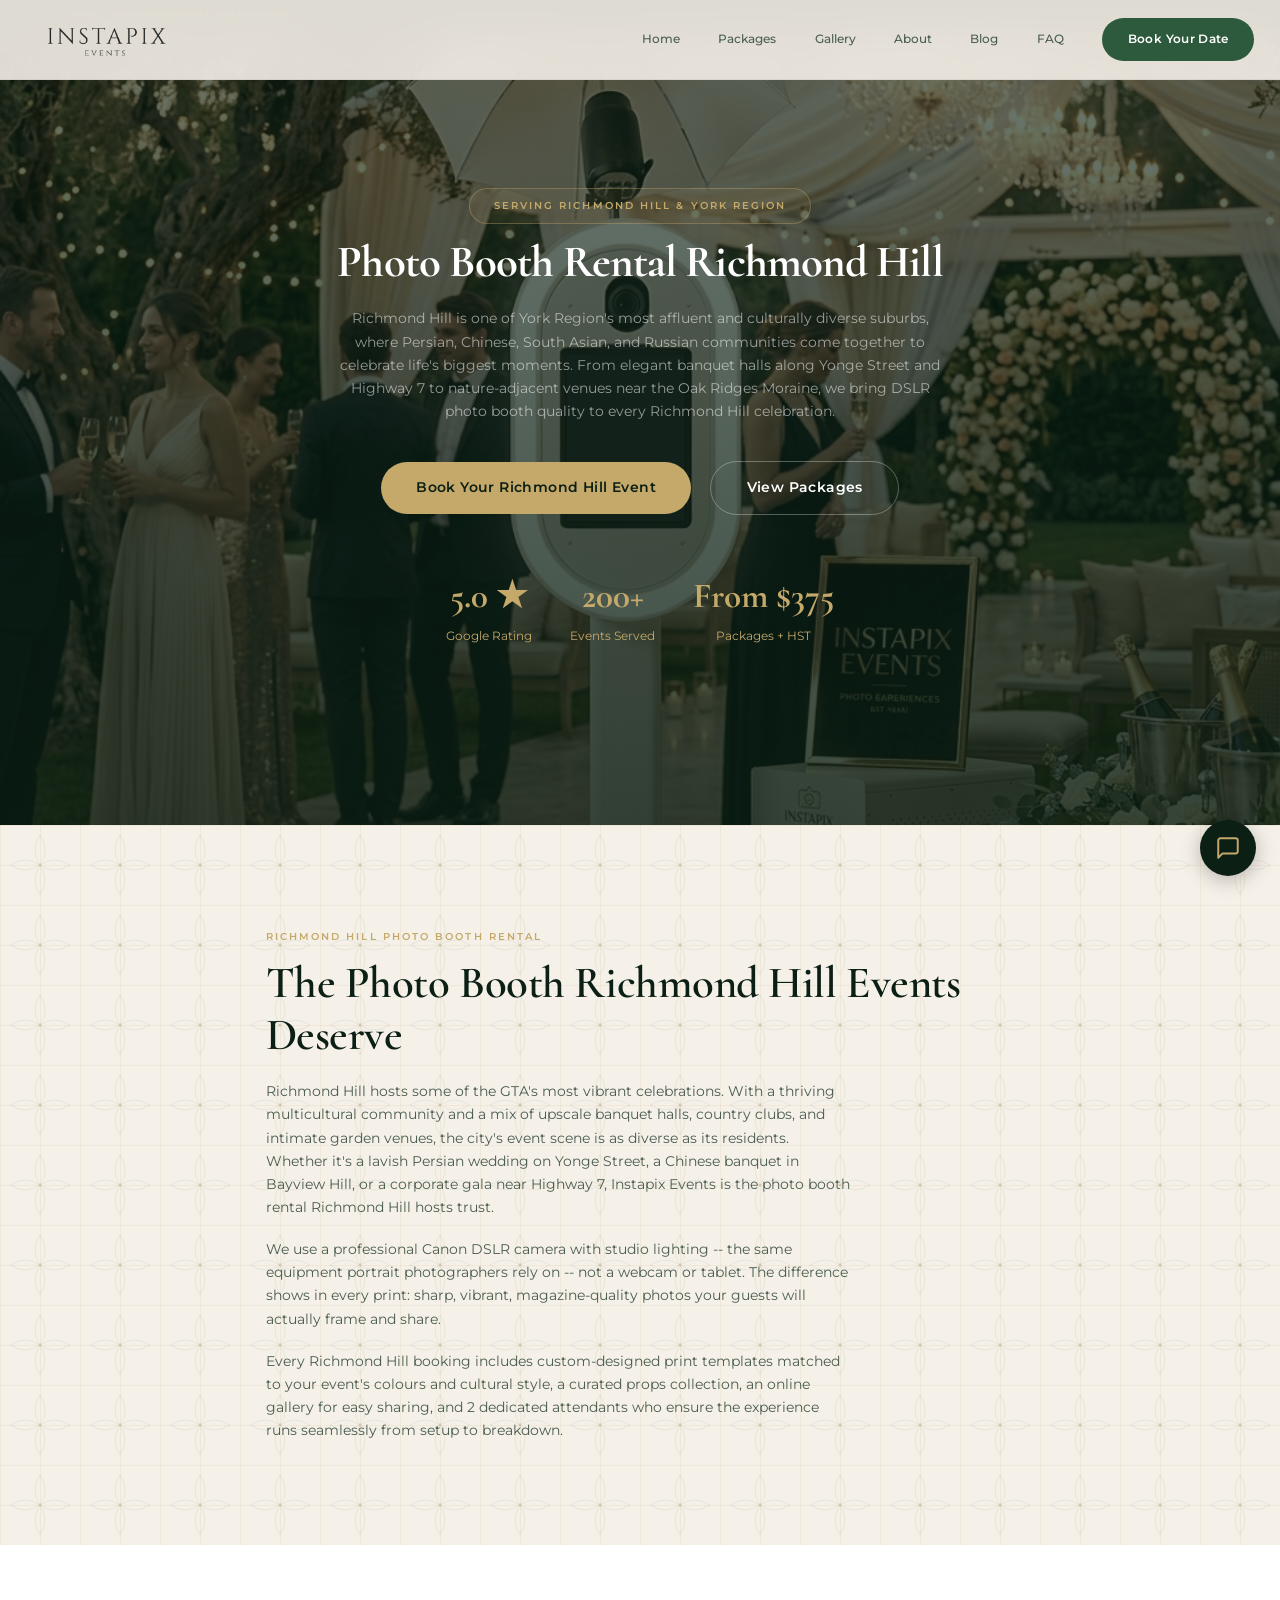
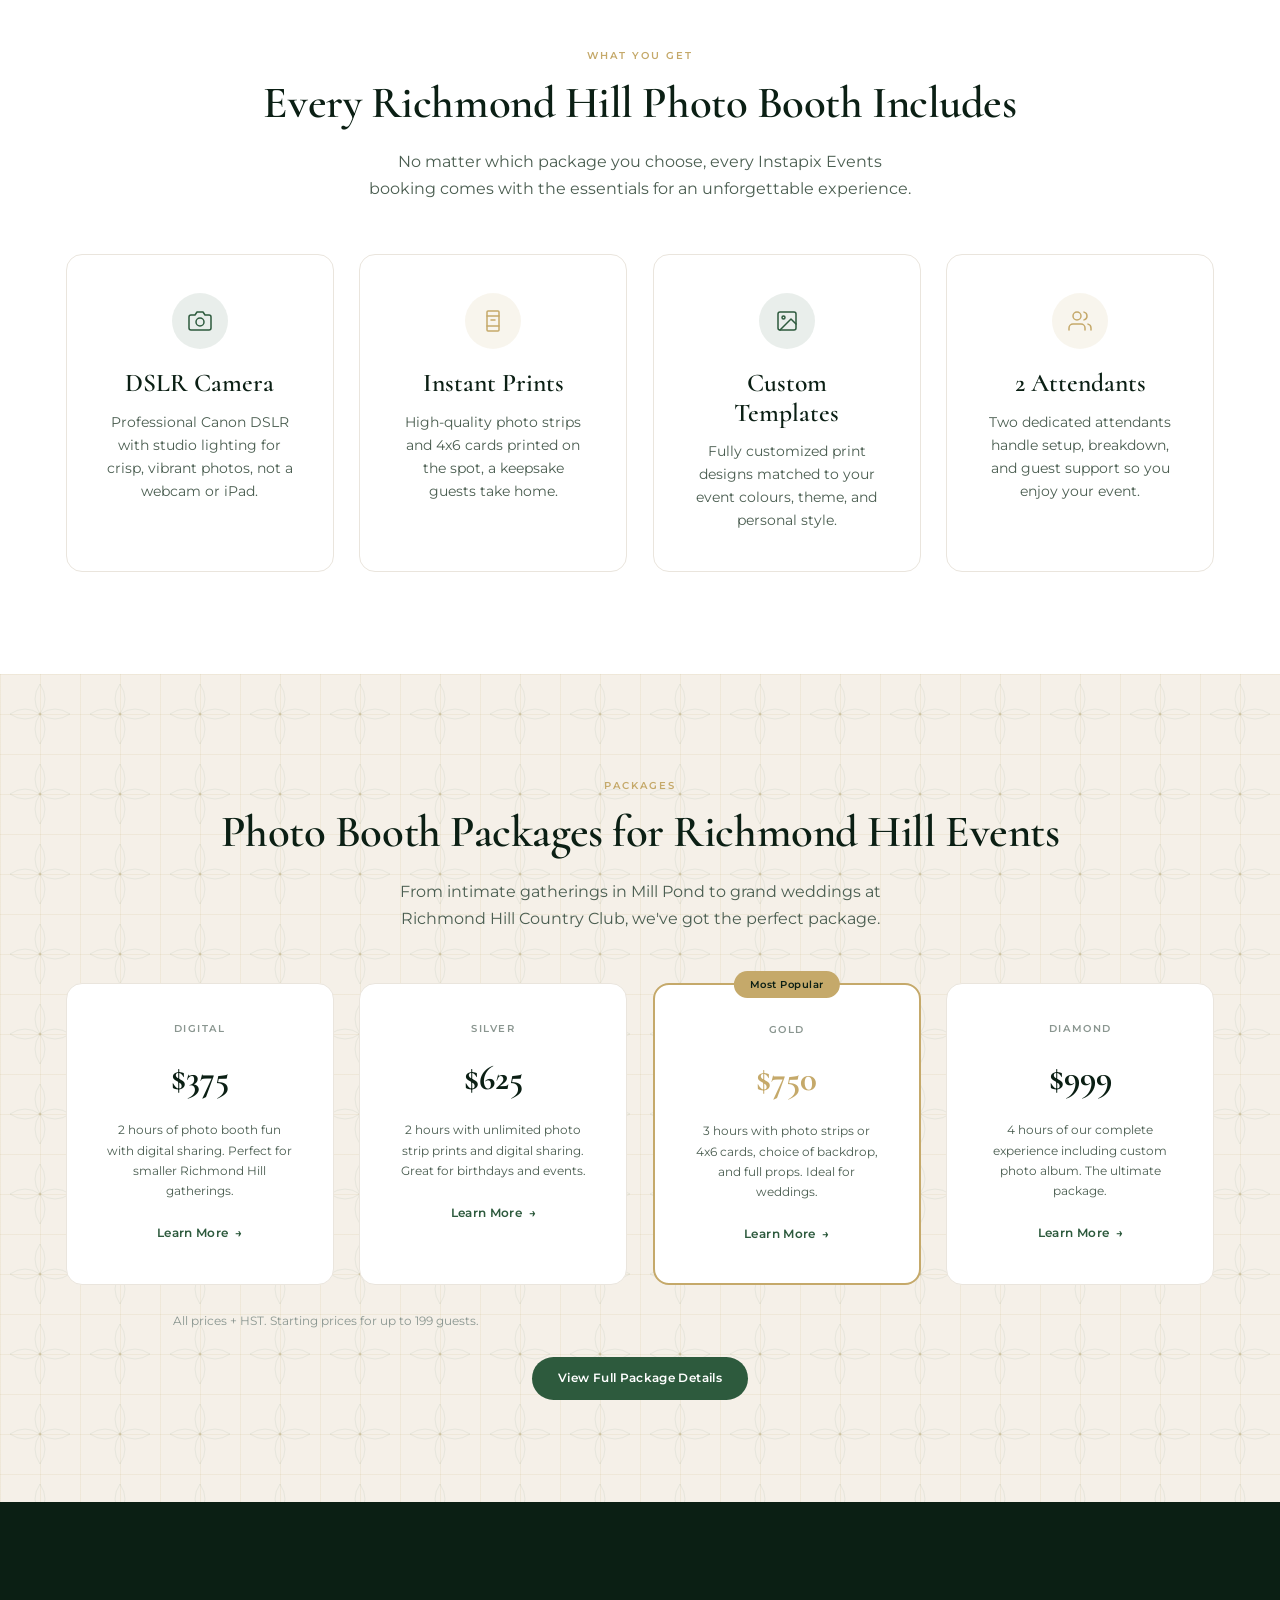
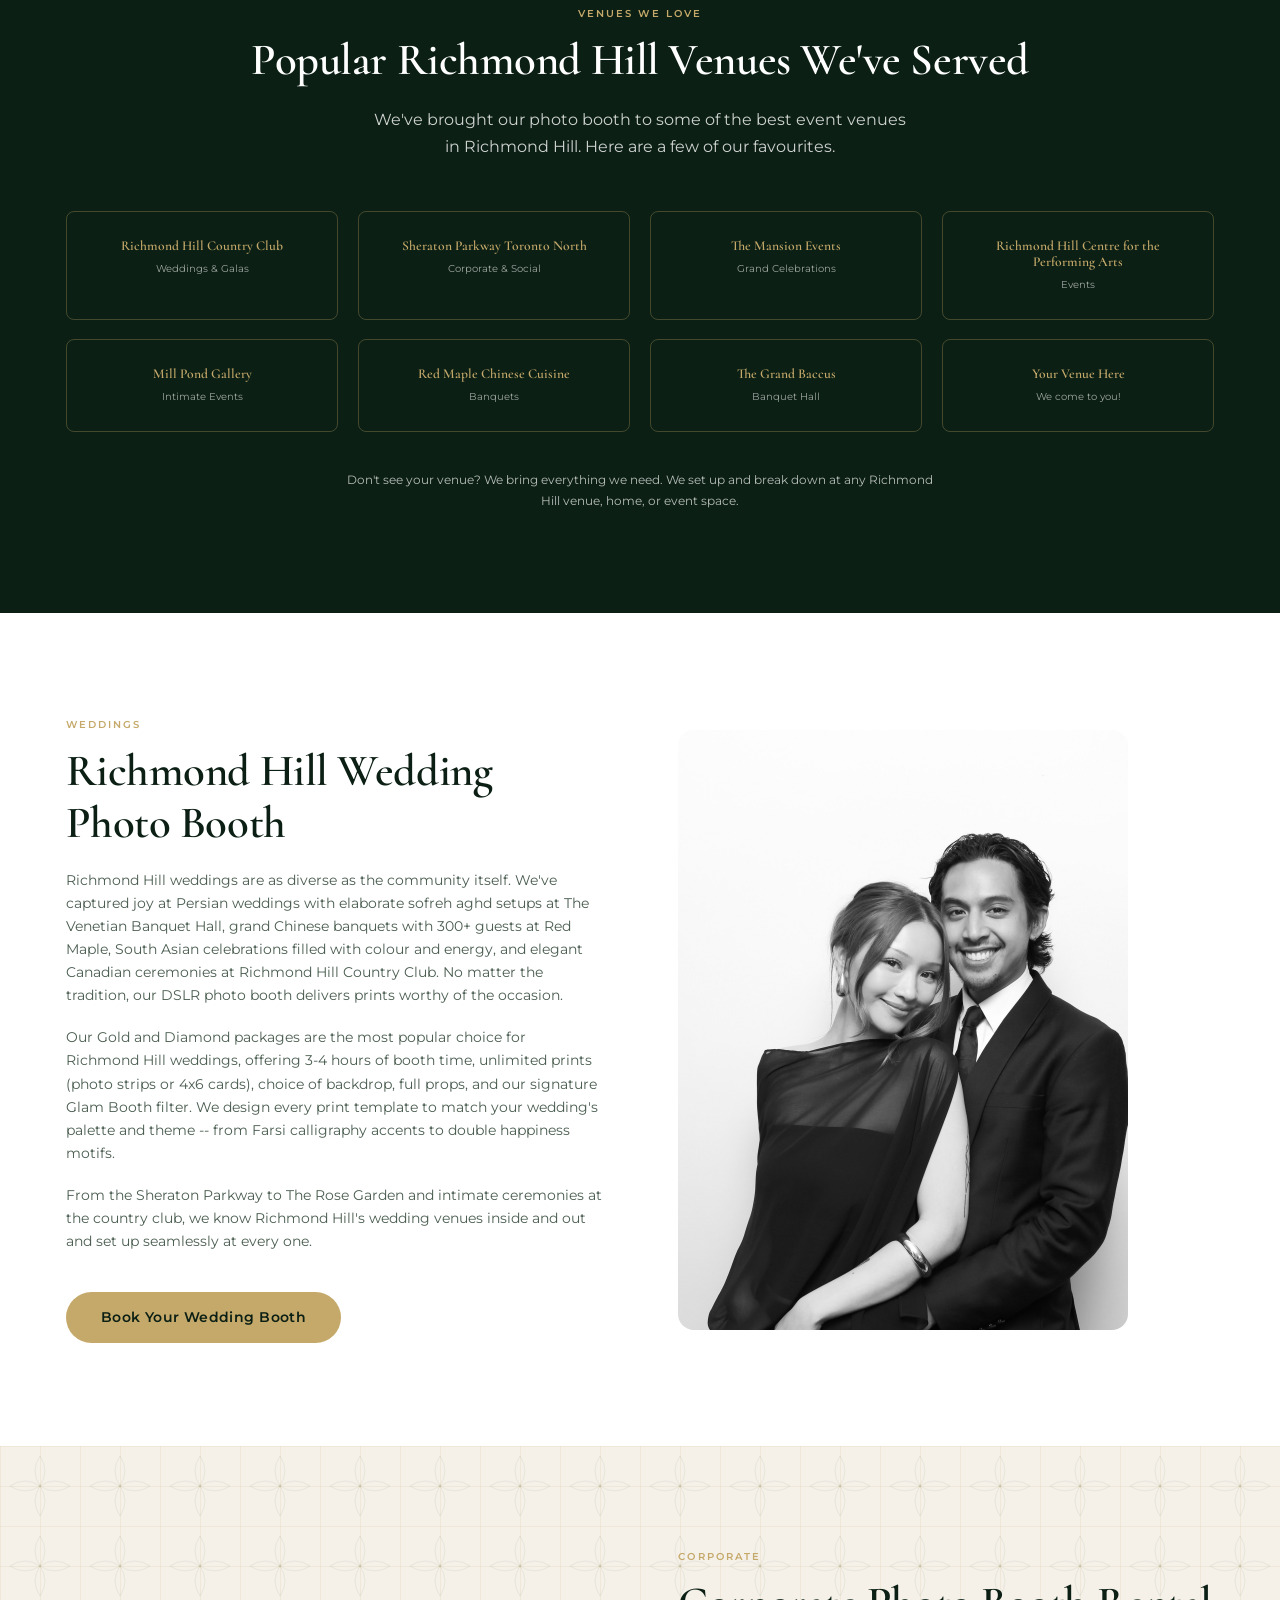
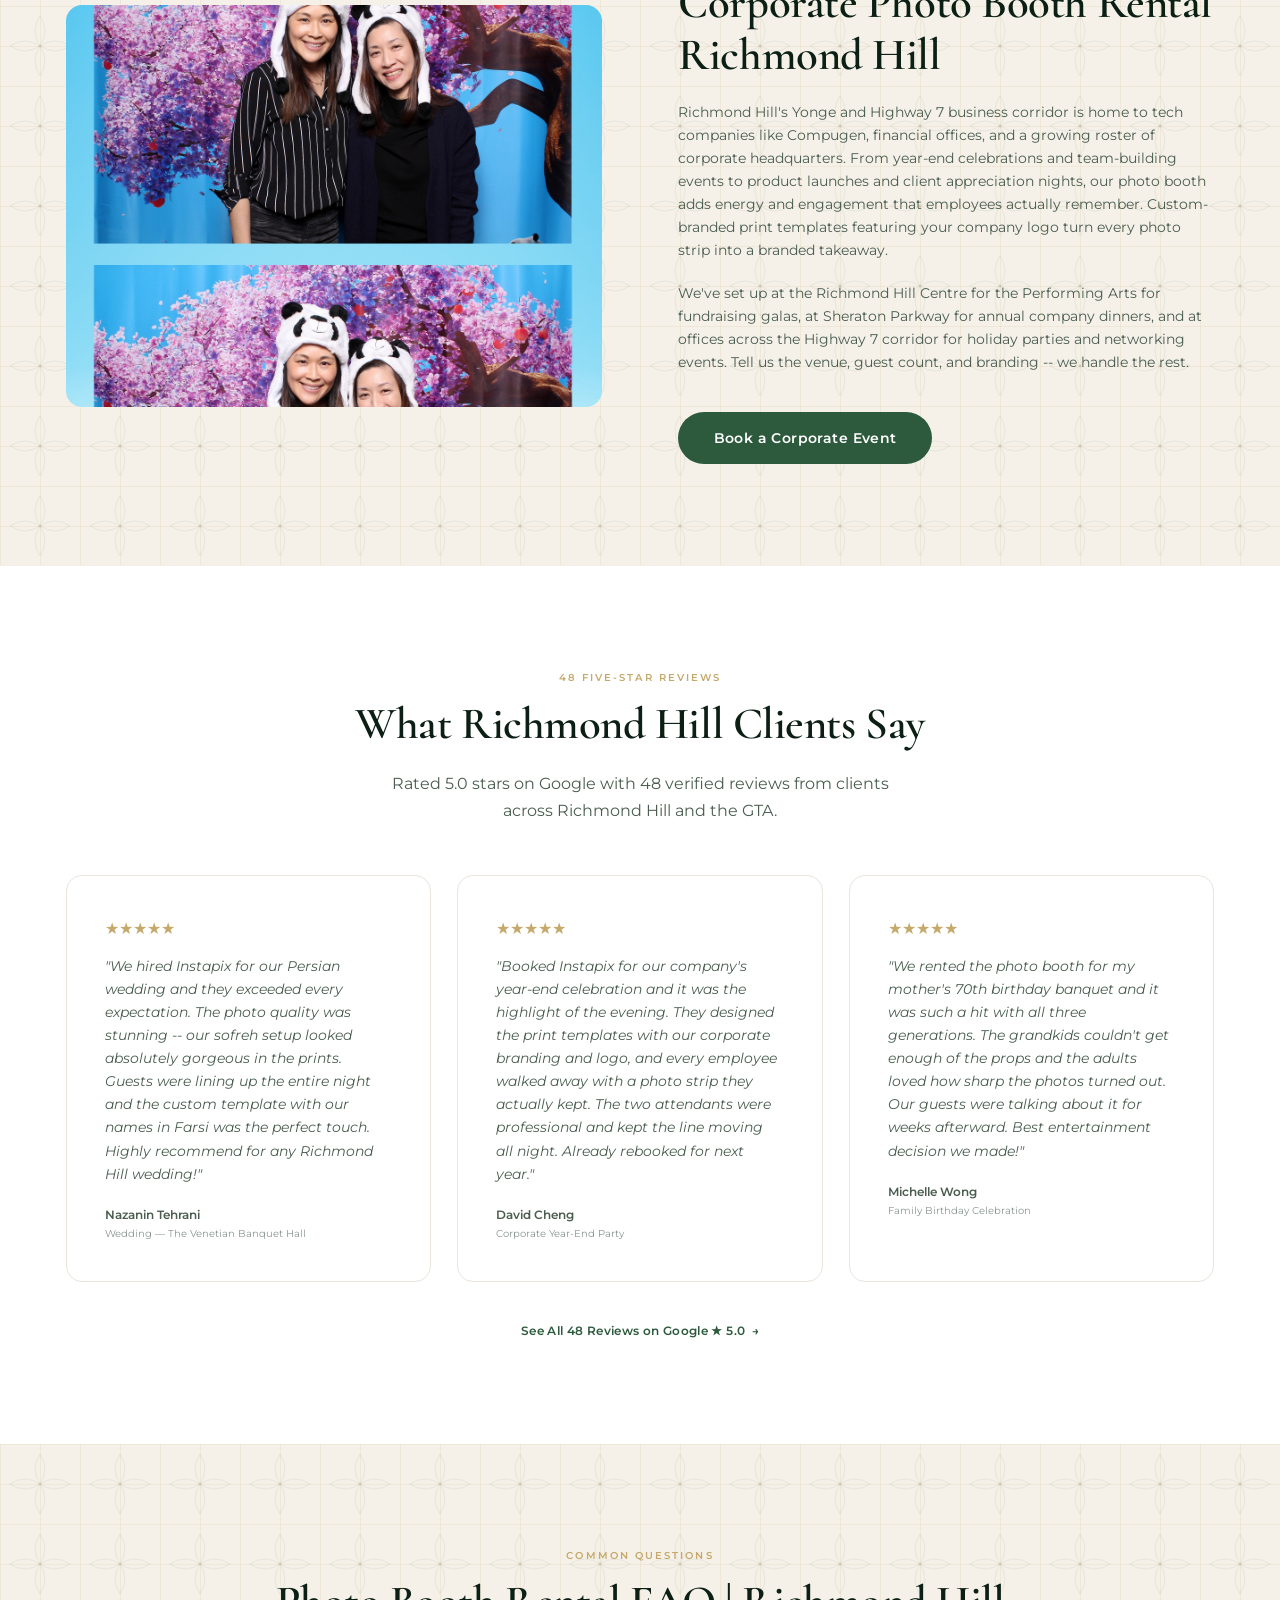
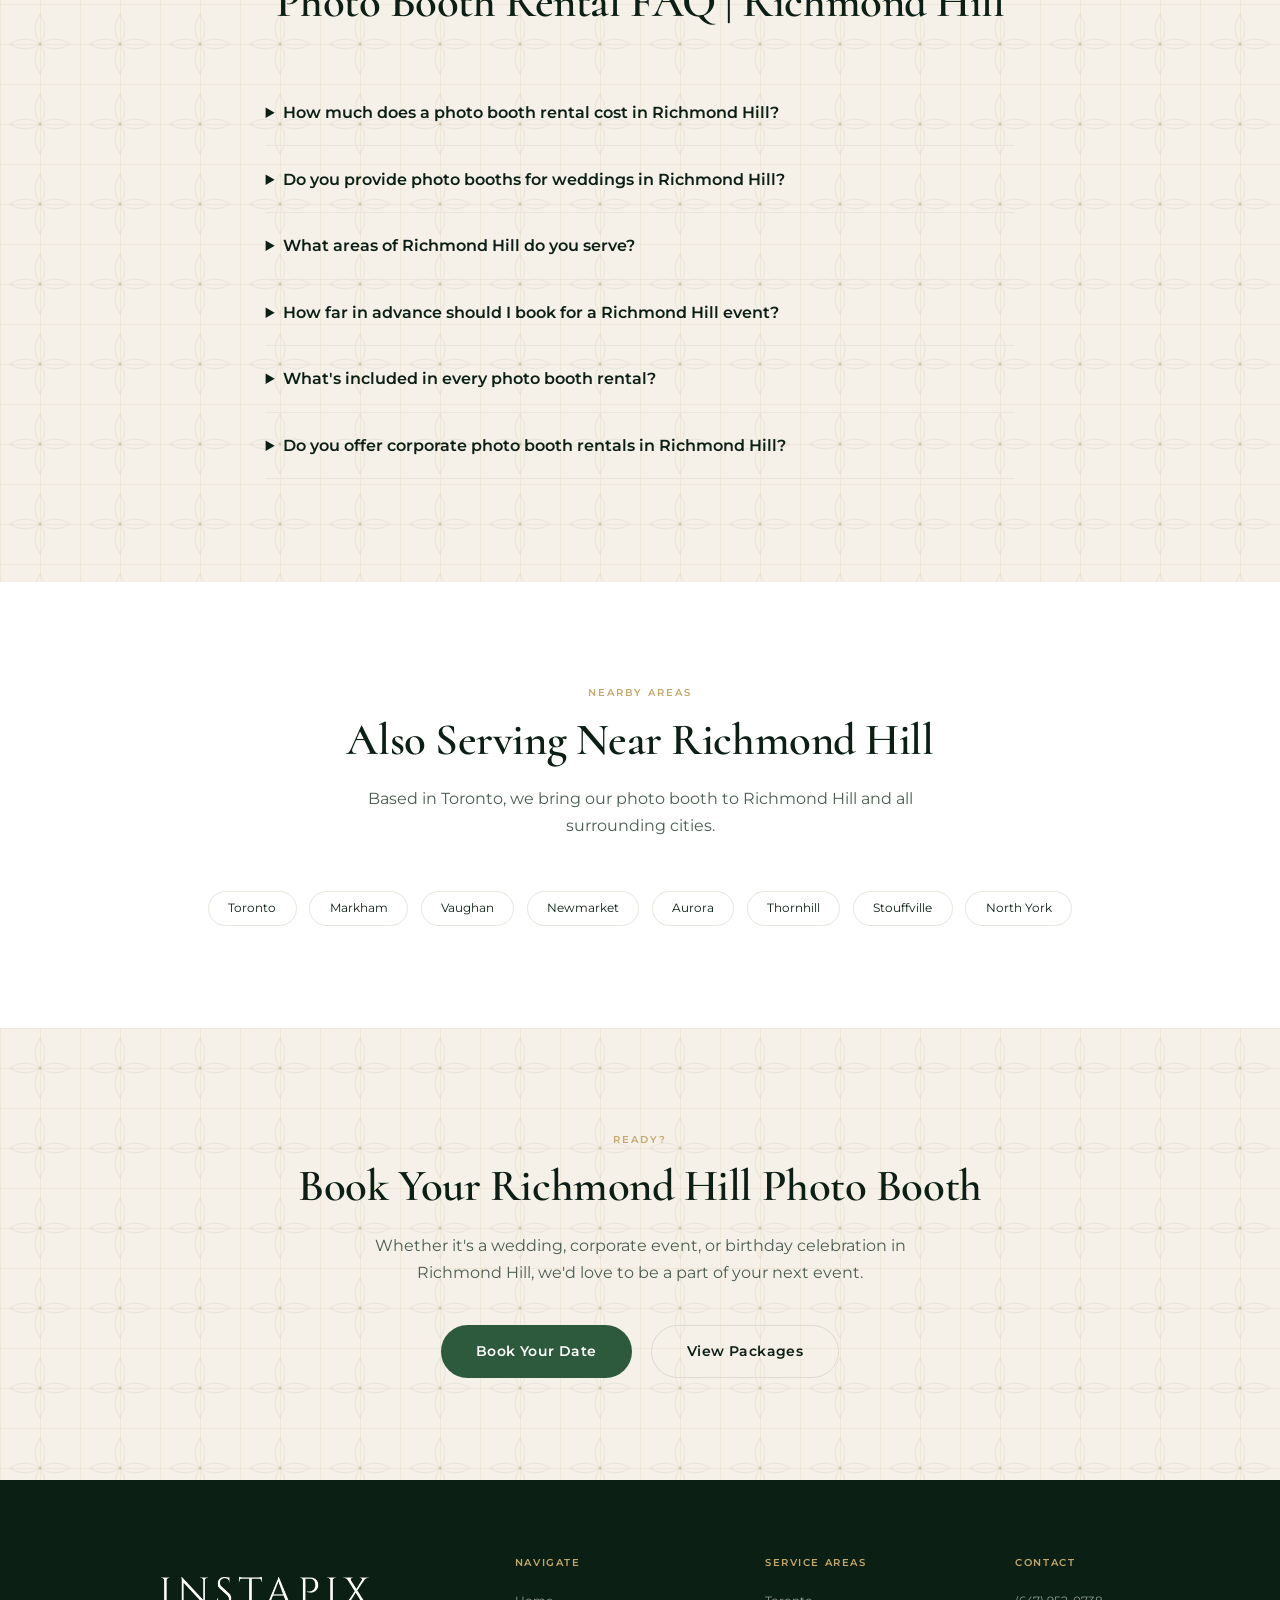
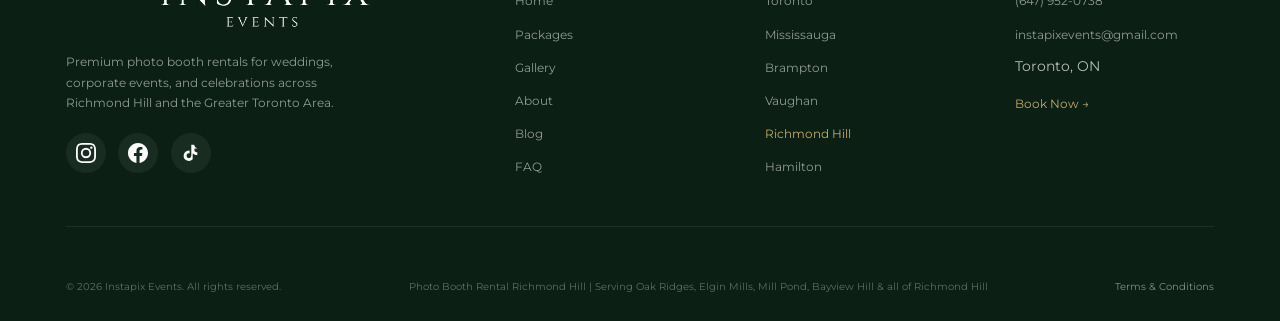
<file: photo-booth-rental-richmond-hill.html>
<!DOCTYPE html>
<html lang="en-CA">
<head>
  <meta charset="UTF-8">
  <meta name="viewport" content="width=device-width, initial-scale=1.0">
  <title>Photo Booth Rental Richmond Hill | Weddings & Events | Instapix Events</title>
  <meta name="description" content="Richmond Hill's top-rated photo booth rental. 5.0 stars on Google. DSLR photo booths for weddings at Richmond Hill Country Club, Sheraton Parkway, and venues across Oak Ridges, Elgin Mills & Bayview Hill. Packages from $375 + HST.">
  <meta name="keywords" content="photo booth rental Richmond Hill, photo booth Richmond Hill, wedding photo booth Richmond Hill, corporate photo booth Richmond Hill, birthday photo booth Richmond Hill, photo booth Oak Ridges, photo booth Elgin Mills, photo booth rental near me Richmond Hill, DSLR photo booth Richmond Hill, instant print photo booth Richmond Hill">
  <link rel="canonical" href="https://instapixevents.com/photo-booth-rental-richmond-hill">

  <!-- Open Graph -->
  <meta property="og:title" content="Photo Booth Rental Richmond Hill | Instapix Events">
  <meta property="og:description" content="Richmond Hill's top-rated DSLR photo booth rental. 5.0 stars, 200+ events. Weddings, corporate, birthdays. Packages from $375.">
  <meta property="og:type" content="website">
  <meta property="og:url" content="https://instapixevents.com/photo-booth-rental-richmond-hill">
  <meta property="og:image" content="https://instapixevents.com/assets/Website Preview.png">
  <meta property="og:locale" content="en_CA">
  <meta property="og:site_name" content="Instapix Events">

  <!-- Structured Data — LocalBusiness (Richmond Hill-specific) -->
  <script type="application/ld+json">
  {
    "@context": "https://schema.org",
    "@type": "LocalBusiness",
    "name": "Instapix Events — Photo Booth Rental Richmond Hill",
    "description": "Premium DSLR photo booth rentals in Richmond Hill for weddings, corporate events, birthdays, and celebrations. Serving Oak Ridges, Elgin Mills, Mill Pond, Bayview Hill, and all of Richmond Hill.",
    "url": "https://instapixevents.com/photo-booth-rental-richmond-hill",
    "telephone": "+16479520738",
    "email": "instapixevents@gmail.com",
    "image": "https://instapixevents.com/assets/INSTAPIX (Website).png",
    "address": {
      "@type": "PostalAddress",
      "addressLocality": "Toronto",
      "addressRegion": "ON",
      "postalCode": "M3L 2M8",
      "addressCountry": "CA"
    },
    "geo": {
      "@type": "GeoCoordinates",
      "latitude": 43.8828,
      "longitude": -79.4403
    },
    "areaServed": {
      "@type": "City",
      "name": "Richmond Hill",
      "containedInPlace": { "@type": "AdministrativeArea", "name": "Ontario" }
    },
    "aggregateRating": {
      "@type": "AggregateRating",
      "ratingValue": "5.0",
      "reviewCount": "48",
      "bestRating": "5"
    },
    "hasOfferCatalog": {
      "@type": "OfferCatalog",
      "name": "Photo Booth Packages — Richmond Hill",
      "itemListElement": [
        { "@type": "Offer", "name": "Digital Package", "price": "375", "priceCurrency": "CAD" },
        { "@type": "Offer", "name": "Silver Package", "price": "625", "priceCurrency": "CAD" },
        { "@type": "Offer", "name": "Gold Package", "price": "750", "priceCurrency": "CAD" },
        { "@type": "Offer", "name": "Diamond Package", "price": "999", "priceCurrency": "CAD" }
      ]
    },
    "priceRange": "$$"
  }
  </script>

  <!-- Structured Data — FAQ (Richmond Hill-specific) -->
  <script type="application/ld+json">
  {
    "@context": "https://schema.org",
    "@type": "FAQPage",
    "mainEntity": [
      {
        "@type": "Question",
        "name": "How much does a photo booth rental cost in Richmond Hill?",
        "acceptedAnswer": {
          "@type": "Answer",
          "text": "Photo booth rental in Richmond Hill starts at $375 + HST for our Digital package (2 hours, digital sharing). Our most popular wedding package, Gold, starts at $750 and includes 3 hours with unlimited prints. All packages include a professional DSLR camera, studio lighting, props, and 2 attendants."
        }
      },
      {
        "@type": "Question",
        "name": "Do you provide photo booth rentals for weddings in Richmond Hill?",
        "acceptedAnswer": {
          "@type": "Answer",
          "text": "Yes! We've provided photo booths for weddings at venues throughout Richmond Hill including Richmond Hill Country Club, Sheraton Parkway Toronto North, The Mansion Events, The Grand Baccus, and many more. Our Gold and Diamond packages include custom print templates with your names and wedding date."
        }
      },
      {
        "@type": "Question",
        "name": "What areas of Richmond Hill do you serve?",
        "acceptedAnswer": {
          "@type": "Answer",
          "text": "We serve all of Richmond Hill including Oak Ridges, Elgin Mills, Mill Pond, Bayview Hill, Rouge Woods, Westbrook, Jefferson, Richvale, and surrounding areas. We also serve nearby cities like Markham, Vaughan, Thornhill, Aurora, and the entire GTA."
        }
      },
      {
        "@type": "Question",
        "name": "What's included in a Richmond Hill photo booth rental?",
        "acceptedAnswer": {
          "@type": "Answer",
          "text": "Every Instapix Events photo booth rental in Richmond Hill includes a professional Canon DSLR camera, studio lighting, custom-designed print templates, props, an online gallery, and 2 dedicated attendants. Depending on your package, you'll also get unlimited photo strip prints, choice of backdrop, and full props collection."
        }
      }
    ]
  }
  </script>

  <!-- BreadcrumbList -->
  <script type="application/ld+json">
  {
    "@context": "https://schema.org",
    "@type": "BreadcrumbList",
    "itemListElement": [
      { "@type": "ListItem", "position": 1, "name": "Home", "item": "https://instapixevents.com" },
      { "@type": "ListItem", "position": 2, "name": "Photo Booth Rental Richmond Hill", "item": "https://instapixevents.com/photo-booth-rental-richmond-hill" }
    ]
  }
  </script>

  <link rel="stylesheet" href="shared/brand.css">
  <link rel="icon" type="image/png" href="assets/favicon.png">
</head>
<body>

  <!-- Navigation -->
  <nav class="nav">
    <div class="nav__inner">
      <a href="index.html" class="nav__logo">
        <img src="assets/White intapix text logo.png" alt="Instapix Events" style="width:160px;height:auto">
      </a>

      <button class="nav__toggle" aria-label="Toggle menu">
        <span></span><span></span><span></span>
      </button>

      <div class="nav__menu">
        <div class="nav__links">
          <a href="index.html" class="nav__link">Home</a>
          <a href="packages.html" class="nav__link">Packages</a>
          <a href="gallery.html" class="nav__link">Gallery</a>
          <a href="about.html" class="nav__link">About</a>
          <a href="blog.html" class="nav__link">Blog</a>
          <a href="faq.html" class="nav__link">FAQ</a>
        </div>
        <a href="book.html" class="btn btn--primary nav__cta">Book Your Date</a>
      </div>
    </div>
  </nav>

  <!-- Breadcrumb -->
  <div style="background:var(--forest);padding:var(--space-sm) 0;border-bottom:1px solid rgba(255,255,255,0.1)">
    <div class="container" style="font-size:var(--text-xs);color:rgba(255,255,255,0.6)">
      <a href="index.html" style="color:rgba(255,255,255,0.6);text-decoration:none">Home</a>
      <span style="margin:0 var(--space-xs)">/</span>
      <span style="color:var(--gold)">Photo Booth Rental Richmond Hill</span>
    </div>
  </div>

  <!-- Hero -->
  <section class="hero" style="min-height:60vh">
    <div class="hero__bg">
      <img src="assets/Hero Page photo/Gemini_Generated_Image_b4xyiqb4xyiqb4xy.png" alt="Instapix Events photo booth at a Richmond Hill wedding" loading="eager" style="object-position:center 30%">
      <div class="hero__overlay"></div>
    </div>

    <div class="container">
      <div class="hero__content fade-in">
        <span class="hero__badge">Serving Richmond Hill & York Region</span>
        <h1 style="font-family:var(--font-heading);font-size:clamp(2rem,5vw,3.5rem);font-weight:700;color:var(--white);margin-bottom:var(--space-lg)">Photo Booth Rental Richmond Hill</h1>
        <p class="hero__subtitle">Richmond Hill is one of York Region's most affluent and culturally diverse suburbs, where Persian, Chinese, South Asian, and Russian communities come together to celebrate life's biggest moments. From elegant banquet halls along Yonge Street and Highway 7 to nature-adjacent venues near the Oak Ridges Moraine, we bring DSLR photo booth quality to every Richmond Hill celebration.</p>

        <div class="hero__actions" style="margin-top:var(--space-2xl)">
          <a href="book.html" class="btn btn--gold btn--lg">Book Your Richmond Hill Event</a>
          <a href="packages.html" class="btn btn--outline-white btn--lg">View Packages</a>
        </div>

        <div style="display:flex;gap:var(--space-2xl);justify-content:center;margin-top:var(--space-3xl);flex-wrap:wrap">
          <div style="text-align:center">
            <div style="font-family:var(--font-heading);font-size:var(--text-3xl);font-weight:700;color:var(--gold)">5.0 &#9733;</div>
            <p style="font-size:var(--text-sm);color:var(--gold)">Google Rating</p>
          </div>
          <div style="text-align:center">
            <div style="font-family:var(--font-heading);font-size:var(--text-3xl);font-weight:700;color:var(--gold)">200+</div>
            <p style="font-size:var(--text-sm);color:var(--gold)">Events Served</p>
          </div>
          <div style="text-align:center">
            <div style="font-family:var(--font-heading);font-size:var(--text-3xl);font-weight:700;color:var(--gold)">From $375</div>
            <p style="font-size:var(--text-sm);color:var(--gold)">Packages + HST</p>
          </div>
        </div>
      </div>
    </div>
  </section>

  <!-- Intro / Why Richmond Hill -->
  <section class="section--cream">
    <div class="container" style="max-width:800px">
      <span class="section-label">Richmond Hill Photo Booth Rental</span>
      <h2 class="section-title">The Photo Booth Richmond Hill Events Deserve</h2>
      <p style="margin-bottom:var(--space-lg)">Richmond Hill hosts some of the GTA's most vibrant celebrations. With a thriving multicultural community and a mix of upscale banquet halls, country clubs, and intimate garden venues, the city's event scene is as diverse as its residents. Whether it's a lavish Persian wedding on Yonge Street, a Chinese banquet in Bayview Hill, or a corporate gala near Highway 7, Instapix Events is the photo booth rental Richmond Hill hosts trust.</p>
      <p style="margin-bottom:var(--space-lg)">We use a professional Canon DSLR camera with studio lighting -- the same equipment portrait photographers rely on -- not a webcam or tablet. The difference shows in every print: sharp, vibrant, magazine-quality photos your guests will actually frame and share.</p>
      <p>Every Richmond Hill booking includes custom-designed print templates matched to your event's colours and cultural style, a curated props collection, an online gallery for easy sharing, and 2 dedicated attendants who ensure the experience runs seamlessly from setup to breakdown.</p>
    </div>
  </section>

  <!-- What's Included -->
  <section>
    <div class="container text-center">
      <span class="section-label">What You Get</span>
      <h2 class="section-title">Every Richmond Hill Photo Booth Includes</h2>
      <p class="section-subtitle mx-auto" style="margin-bottom:var(--space-3xl)">No matter which package you choose, every Instapix Events booking comes with the essentials for an unforgettable experience.</p>

      <div class="grid grid--4 stagger">
        <div class="card">
          <div style="width:56px;height:56px;border-radius:50%;background:var(--emerald-light);display:flex;align-items:center;justify-content:center;margin:0 auto var(--space-lg)">
            <svg width="24" height="24" viewBox="0 0 24 24" fill="none" stroke="var(--emerald)" stroke-width="1.5" stroke-linecap="round" stroke-linejoin="round"><path d="M23 19a2 2 0 0 1-2 2H3a2 2 0 0 1-2-2V8a2 2 0 0 1 2-2h4l2-3h6l2 3h4a2 2 0 0 1 2 2z"/><circle cx="12" cy="13" r="4"/></svg>
          </div>
          <h4>DSLR Camera</h4>
          <p style="margin-top:var(--space-md);margin-left:auto;margin-right:auto">Professional Canon DSLR with studio lighting for crisp, vibrant photos, not a webcam or iPad.</p>
        </div>

        <div class="card">
          <div style="width:56px;height:56px;border-radius:50%;background:var(--gold-light);display:flex;align-items:center;justify-content:center;margin:0 auto var(--space-lg)">
            <svg width="24" height="24" viewBox="0 0 24 24" fill="none" stroke="var(--gold)" stroke-width="1.5" stroke-linecap="round" stroke-linejoin="round"><rect x="6" y="2" width="12" height="20" rx="1"/><path d="M6 7h12"/><path d="M6 17h12"/><path d="M10 11h4"/></svg>
          </div>
          <h4>Instant Prints</h4>
          <p style="margin-top:var(--space-md);margin-left:auto;margin-right:auto">High-quality photo strips and 4x6 cards printed on the spot, a keepsake guests take home.</p>
        </div>

        <div class="card">
          <div style="width:56px;height:56px;border-radius:50%;background:var(--emerald-light);display:flex;align-items:center;justify-content:center;margin:0 auto var(--space-lg)">
            <svg width="24" height="24" viewBox="0 0 24 24" fill="none" stroke="var(--emerald)" stroke-width="1.5" stroke-linecap="round" stroke-linejoin="round"><rect x="3" y="3" width="18" height="18" rx="2" ry="2"/><circle cx="8.5" cy="8.5" r="1.5"/><polyline points="21 15 16 10 5 21"/></svg>
          </div>
          <h4>Custom Templates</h4>
          <p style="margin-top:var(--space-md);margin-left:auto;margin-right:auto">Fully customized print designs matched to your event colours, theme, and personal style.</p>
        </div>

        <div class="card">
          <div style="width:56px;height:56px;border-radius:50%;background:var(--gold-light);display:flex;align-items:center;justify-content:center;margin:0 auto var(--space-lg)">
            <svg width="24" height="24" viewBox="0 0 24 24" fill="none" stroke="var(--gold)" stroke-width="1.5" stroke-linecap="round" stroke-linejoin="round"><path d="M17 21v-2a4 4 0 0 0-4-4H5a4 4 0 0 0-4 4v2"/><circle cx="9" cy="7" r="4"/><path d="M23 21v-2a4 4 0 0 0-3-3.87"/><path d="M16 3.13a4 4 0 0 1 0 7.75"/></svg>
          </div>
          <h4>2 Attendants</h4>
          <p style="margin-top:var(--space-md);margin-left:auto;margin-right:auto">Two dedicated attendants handle setup, breakdown, and guest support so you enjoy your event.</p>
        </div>
      </div>
    </div>
  </section>

  <!-- Packages Preview -->
  <section class="section--cream">
    <div class="container text-center">
      <span class="section-label">Packages</span>
      <h2 class="section-title">Photo Booth Packages for Richmond Hill Events</h2>
      <p class="section-subtitle mx-auto" style="margin-bottom:var(--space-3xl)">From intimate gatherings in Mill Pond to grand weddings at Richmond Hill Country Club, we've got the perfect package.</p>

      <div class="grid grid--4 stagger">
        <div class="card text-center">
          <h5 style="color:var(--text-muted);text-transform:uppercase;letter-spacing:0.15em;font-family:var(--font-body);font-size:var(--text-xs)">Digital</h5>
          <div style="font-family:var(--font-heading);font-size:var(--text-3xl);font-weight:700;margin:var(--space-md) 0;color:var(--forest)">$375</div>
          <p style="font-size:var(--text-sm);margin-bottom:var(--space-lg);margin-left:auto;margin-right:auto">2 hours of photo booth fun with digital sharing. Perfect for smaller Richmond Hill gatherings.</p>
          <a href="packages.html" class="btn btn--ghost">Learn More</a>
        </div>

        <div class="card text-center">
          <h5 style="color:var(--text-muted);text-transform:uppercase;letter-spacing:0.15em;font-family:var(--font-body);font-size:var(--text-xs)">Silver</h5>
          <div style="font-family:var(--font-heading);font-size:var(--text-3xl);font-weight:700;margin:var(--space-md) 0;color:var(--forest)">$625</div>
          <p style="font-size:var(--text-sm);margin-bottom:var(--space-lg);margin-left:auto;margin-right:auto">2 hours with unlimited photo strip prints and digital sharing. Great for birthdays and events.</p>
          <a href="packages.html" class="btn btn--ghost">Learn More</a>
        </div>

        <div class="card card--featured text-center">
          <h5 style="color:var(--text-muted);text-transform:uppercase;letter-spacing:0.15em;font-family:var(--font-body);font-size:var(--text-xs)">Gold</h5>
          <div style="font-family:var(--font-heading);font-size:var(--text-3xl);font-weight:700;margin:var(--space-md) 0;color:var(--gold)">$750</div>
          <p style="font-size:var(--text-sm);margin-bottom:var(--space-lg);margin-left:auto;margin-right:auto">3 hours with photo strips or 4x6 cards, choice of backdrop, and full props. Ideal for weddings.</p>
          <a href="packages.html" class="btn btn--ghost">Learn More</a>
        </div>

        <div class="card text-center">
          <h5 style="color:var(--text-muted);text-transform:uppercase;letter-spacing:0.15em;font-family:var(--font-body);font-size:var(--text-xs)">Diamond</h5>
          <div style="font-family:var(--font-heading);font-size:var(--text-3xl);font-weight:700;margin:var(--space-md) 0;color:var(--forest)">$999</div>
          <p style="font-size:var(--text-sm);margin-bottom:var(--space-lg);margin-left:auto;margin-right:auto">4 hours of our complete experience including custom photo album. The ultimate package.</p>
          <a href="packages.html" class="btn btn--ghost">Learn More</a>
        </div>
      </div>

      <p style="font-size:var(--text-sm);color:var(--text-muted);margin-top:var(--space-xl)">All prices + HST. Starting prices for up to 199 guests.</p>
      <a href="packages.html" class="btn btn--primary" style="margin-top:var(--space-xl)">View Full Package Details</a>
    </div>
  </section>

  <!-- Popular Richmond Hill Venues -->
  <section class="section--forest">
    <div class="container text-center">
      <span class="section-label">Venues We Love</span>
      <h2 style="margin-bottom:var(--space-lg)">Popular Richmond Hill Venues We've Served</h2>
      <p class="section-subtitle mx-auto" style="margin-bottom:var(--space-3xl);color:rgba(255,255,255,0.8)">We've brought our photo booth to some of the best event venues in Richmond Hill. Here are a few of our favourites.</p>

      <div style="display:grid;grid-template-columns:repeat(auto-fill,minmax(220px,1fr));gap:var(--space-lg)">
        <div style="padding:var(--space-xl);border:1px solid rgba(197,169,106,0.3);border-radius:var(--border-radius);text-align:center">
          <h4 style="color:var(--gold);font-size:var(--text-base);margin-bottom:var(--space-sm)">Richmond Hill Country Club</h4>
          <p style="font-size:var(--text-xs);color:rgba(255,255,255,0.6)">Weddings & Galas</p>
        </div>
        <div style="padding:var(--space-xl);border:1px solid rgba(197,169,106,0.3);border-radius:var(--border-radius);text-align:center">
          <h4 style="color:var(--gold);font-size:var(--text-base);margin-bottom:var(--space-sm)">Sheraton Parkway Toronto North</h4>
          <p style="font-size:var(--text-xs);color:rgba(255,255,255,0.6)">Corporate & Social</p>
        </div>
        <div style="padding:var(--space-xl);border:1px solid rgba(197,169,106,0.3);border-radius:var(--border-radius);text-align:center">
          <h4 style="color:var(--gold);font-size:var(--text-base);margin-bottom:var(--space-sm)">The Mansion Events</h4>
          <p style="font-size:var(--text-xs);color:rgba(255,255,255,0.6)">Grand Celebrations</p>
        </div>
        <div style="padding:var(--space-xl);border:1px solid rgba(197,169,106,0.3);border-radius:var(--border-radius);text-align:center">
          <h4 style="color:var(--gold);font-size:var(--text-base);margin-bottom:var(--space-sm)">Richmond Hill Centre for the Performing Arts</h4>
          <p style="font-size:var(--text-xs);color:rgba(255,255,255,0.6)">Events</p>
        </div>
        <div style="padding:var(--space-xl);border:1px solid rgba(197,169,106,0.3);border-radius:var(--border-radius);text-align:center">
          <h4 style="color:var(--gold);font-size:var(--text-base);margin-bottom:var(--space-sm)">Mill Pond Gallery</h4>
          <p style="font-size:var(--text-xs);color:rgba(255,255,255,0.6)">Intimate Events</p>
        </div>
        <div style="padding:var(--space-xl);border:1px solid rgba(197,169,106,0.3);border-radius:var(--border-radius);text-align:center">
          <h4 style="color:var(--gold);font-size:var(--text-base);margin-bottom:var(--space-sm)">Red Maple Chinese Cuisine</h4>
          <p style="font-size:var(--text-xs);color:rgba(255,255,255,0.6)">Banquets</p>
        </div>
        <div style="padding:var(--space-xl);border:1px solid rgba(197,169,106,0.3);border-radius:var(--border-radius);text-align:center">
          <h4 style="color:var(--gold);font-size:var(--text-base);margin-bottom:var(--space-sm)">The Grand Baccus</h4>
          <p style="font-size:var(--text-xs);color:rgba(255,255,255,0.6)">Banquet Hall</p>
        </div>
        <div style="padding:var(--space-xl);border:1px solid rgba(197,169,106,0.3);border-radius:var(--border-radius);text-align:center">
          <h4 style="color:var(--gold);font-size:var(--text-base);margin-bottom:var(--space-sm)">Your Venue Here</h4>
          <p style="font-size:var(--text-xs);color:rgba(255,255,255,0.6)">We come to you!</p>
        </div>
      </div>

      <p style="font-size:var(--text-sm);color:rgba(255,255,255,0.7);margin-top:var(--space-2xl);max-width:600px;margin-left:auto;margin-right:auto">Don't see your venue? We bring everything we need. We set up and break down at any Richmond Hill venue, home, or event space.</p>
    </div>
  </section>

  <!-- Weddings in Richmond Hill -->
  <section>
    <div class="container" style="display:grid;grid-template-columns:1fr 1fr;gap:var(--space-4xl);align-items:center">
      <div class="fade-in-left">
        <span class="section-label">Weddings</span>
        <h2 style="margin-bottom:var(--space-lg)">Richmond Hill Wedding Photo Booth</h2>
        <p style="margin-bottom:var(--space-lg)">Richmond Hill weddings are as diverse as the community itself. We've captured joy at Persian weddings with elaborate sofreh aghd setups at The Venetian Banquet Hall, grand Chinese banquets with 300+ guests at Red Maple, South Asian celebrations filled with colour and energy, and elegant Canadian ceremonies at Richmond Hill Country Club. No matter the tradition, our DSLR photo booth delivers prints worthy of the occasion.</p>
        <p style="margin-bottom:var(--space-lg)">Our Gold and Diamond packages are the most popular choice for Richmond Hill weddings, offering 3-4 hours of booth time, unlimited prints (photo strips or 4x6 cards), choice of backdrop, full props, and our signature Glam Booth filter. We design every print template to match your wedding's palette and theme -- from Farsi calligraphy accents to double happiness motifs.</p>
        <p style="margin-bottom:var(--space-2xl)">From the Sheraton Parkway to The Rose Garden and intimate ceremonies at the country club, we know Richmond Hill's wedding venues inside and out and set up seamlessly at every one.</p>
        <a href="book.html" class="btn btn--gold btn--lg">Book Your Wedding Booth</a>
      </div>
      <div class="fade-in-right" style="aspect-ratio:3/4;border-radius:var(--border-radius-lg);overflow:hidden;max-height:600px">
        <img src="assets/Photobooth photos/Guest wont stop.jfif" alt="Wedding photo booth moment in Richmond Hill" loading="lazy" style="width:100%;height:100%;object-fit:cover">
      </div>
    </div>
  </section>

  <!-- Corporate Events -->
  <section class="section--cream">
    <div class="container" style="display:grid;grid-template-columns:1fr 1fr;gap:var(--space-4xl);align-items:center">
      <div style="aspect-ratio:4/3;border-radius:var(--border-radius-lg);overflow:hidden">
        <img src="assets/Photobooth photos/2024-03-07_184639225.jpg" alt="Corporate photo booth event in Richmond Hill" loading="lazy" style="width:100%;height:100%;object-fit:cover">
      </div>
      <div>
        <span class="section-label">Corporate</span>
        <h2 style="margin-bottom:var(--space-lg)">Corporate Photo Booth Rental Richmond Hill</h2>
        <p style="margin-bottom:var(--space-lg)">Richmond Hill's Yonge and Highway 7 business corridor is home to tech companies like Compugen, financial offices, and a growing roster of corporate headquarters. From year-end celebrations and team-building events to product launches and client appreciation nights, our photo booth adds energy and engagement that employees actually remember. Custom-branded print templates featuring your company logo turn every photo strip into a branded takeaway.</p>
        <p style="margin-bottom:var(--space-2xl)">We've set up at the Richmond Hill Centre for the Performing Arts for fundraising galas, at Sheraton Parkway for annual company dinners, and at offices across the Highway 7 corridor for holiday parties and networking events. Tell us the venue, guest count, and branding -- we handle the rest.</p>
        <a href="book.html" class="btn btn--primary btn--lg">Book a Corporate Event</a>
      </div>
    </div>
  </section>

  <!-- Testimonials -->
  <section>
    <div class="container text-center">
      <span class="section-label">48 Five-Star Reviews</span>
      <h2 class="section-title">What Richmond Hill Clients Say</h2>
      <p class="section-subtitle mx-auto" style="margin-bottom:var(--space-3xl)">Rated 5.0 stars on Google with 48 verified reviews from clients across Richmond Hill and the GTA.</p>

      <div class="grid grid--3 stagger">
        <div class="card" style="text-align:left">
          <div style="color:var(--gold);font-size:var(--text-lg);margin-bottom:var(--space-md)">&#9733;&#9733;&#9733;&#9733;&#9733;</div>
          <p style="font-style:italic;margin-bottom:var(--space-lg)">"We hired Instapix for our Persian wedding and they exceeded every expectation. The photo quality was stunning -- our sofreh setup looked absolutely gorgeous in the prints. Guests were lining up the entire night and the custom template with our names in Farsi was the perfect touch. Highly recommend for any Richmond Hill wedding!"</p>
          <p style="font-weight:600;font-size:var(--text-sm)">Nazanin Tehrani</p>
          <p style="font-size:var(--text-xs);color:var(--text-muted)">Wedding — The Venetian Banquet Hall</p>
        </div>

        <div class="card" style="text-align:left">
          <div style="color:var(--gold);font-size:var(--text-lg);margin-bottom:var(--space-md)">&#9733;&#9733;&#9733;&#9733;&#9733;</div>
          <p style="font-style:italic;margin-bottom:var(--space-lg)">"Booked Instapix for our company's year-end celebration and it was the highlight of the evening. They designed the print templates with our corporate branding and logo, and every employee walked away with a photo strip they actually kept. The two attendants were professional and kept the line moving all night. Already rebooked for next year."</p>
          <p style="font-weight:600;font-size:var(--text-sm)">David Cheng</p>
          <p style="font-size:var(--text-xs);color:var(--text-muted)">Corporate Year-End Party</p>
        </div>

        <div class="card" style="text-align:left">
          <div style="color:var(--gold);font-size:var(--text-lg);margin-bottom:var(--space-md)">&#9733;&#9733;&#9733;&#9733;&#9733;</div>
          <p style="font-style:italic;margin-bottom:var(--space-lg)">"We rented the photo booth for my mother's 70th birthday banquet and it was such a hit with all three generations. The grandkids couldn't get enough of the props and the adults loved how sharp the photos turned out. Our guests were talking about it for weeks afterward. Best entertainment decision we made!"</p>
          <p style="font-weight:600;font-size:var(--text-sm)">Michelle Wong</p>
          <p style="font-size:var(--text-xs);color:var(--text-muted)">Family Birthday Celebration</p>
        </div>
      </div>

      <a href="https://g.page/instapixevents" target="_blank" rel="noopener" class="btn btn--ghost" style="margin-top:var(--space-2xl)">See All 48 Reviews on Google &#9733; 5.0</a>
    </div>
  </section>

  <!-- FAQ Section -->
  <section class="section--cream">
    <div class="container" style="max-width:800px">
      <span class="section-label text-center" style="display:block">Common Questions</span>
      <h2 class="section-title text-center">Photo Booth Rental FAQ | Richmond Hill</h2>

      <div style="margin-top:var(--space-3xl)">
        <details style="border-bottom:1px solid var(--border-light);padding:var(--space-lg) 0">
          <summary style="cursor:pointer;font-weight:600;font-size:var(--text-lg)">How much does a photo booth rental cost in Richmond Hill?</summary>
          <p style="margin-top:var(--space-md);color:var(--text-muted)">Our packages start at $375 + HST for the Digital package (2 hours, digital sharing) -- a great fit for smaller Richmond Hill house parties or community events. The Silver package starts at $625 with unlimited photo strip prints. Our Gold package at $750 is the most popular for Richmond Hill weddings and banquet hall events, offering 3 hours with both photo strips and 4x6 cards. The Diamond package starts at $999 with 4 hours and a custom photo album, ideal for grand celebrations along the Yonge Street corridor.</p>
        </details>

        <details style="border-bottom:1px solid var(--border-light);padding:var(--space-lg) 0">
          <summary style="cursor:pointer;font-weight:600;font-size:var(--text-lg)">Do you provide photo booths for weddings in Richmond Hill?</summary>
          <p style="margin-top:var(--space-md);color:var(--text-muted)">Absolutely! Weddings are our specialty and Richmond Hill is one of our busiest markets. We've set up at The Venetian Banquet Hall, Richmond Hill Country Club, Sheraton Parkway, The Rose Garden, The Grand Baccus, and many more. We work with all wedding traditions -- Persian, Chinese, South Asian, and Western -- and design custom print templates with your names, colours, wedding date, and cultural motifs.</p>
        </details>

        <details style="border-bottom:1px solid var(--border-light);padding:var(--space-lg) 0">
          <summary style="cursor:pointer;font-weight:600;font-size:var(--text-lg)">What areas of Richmond Hill do you serve?</summary>
          <p style="margin-top:var(--space-md);color:var(--text-muted)">We serve all of Richmond Hill including Oak Ridges, Elgin Mills, Mill Pond, Bayview Hill, Rouge Woods, Westbrook, Jefferson, and Richvale. We also cover nearby cities like Markham, Vaughan, Thornhill, Aurora, and the entire GTA. Whether your event is at a banquet hall on Highway 7 or a private home near the Oak Ridges Moraine, we bring everything to you.</p>
        </details>

        <details style="border-bottom:1px solid var(--border-light);padding:var(--space-lg) 0">
          <summary style="cursor:pointer;font-weight:600;font-size:var(--text-lg)">How far in advance should I book for a Richmond Hill event?</summary>
          <p style="margin-top:var(--space-md);color:var(--text-muted)">We recommend booking 4-8 weeks in advance for corporate events and birthdays, and 2-3 months for weddings during peak season (May-October). Richmond Hill's popular banquet halls like The Venetian and The Grand Baccus host back-to-back events on weekends, so earlier is better to lock in your preferred date. That said, we do accommodate last-minute bookings when available.</p>
        </details>

        <details style="border-bottom:1px solid var(--border-light);padding:var(--space-lg) 0">
          <summary style="cursor:pointer;font-weight:600;font-size:var(--text-lg)">What's included in every photo booth rental?</summary>
          <p style="margin-top:var(--space-md);color:var(--text-muted)">Every Instapix Events booking in Richmond Hill includes a professional Canon DSLR camera, studio lighting, custom-designed print templates tailored to your event's theme and cultural style, a curated props collection, an online gallery for easy sharing, and 2 dedicated attendants who handle setup and breakdown. Depending on your package, you'll also get unlimited dye-sublimation prints, choice of backdrop, and our signature Glam Booth filter.</p>
        </details>

        <details style="border-bottom:1px solid var(--border-light);padding:var(--space-lg) 0">
          <summary style="cursor:pointer;font-weight:600;font-size:var(--text-lg)">Do you offer corporate photo booth rentals in Richmond Hill?</summary>
          <p style="margin-top:var(--space-md);color:var(--text-muted)">Yes! We regularly work with companies along the Yonge and Highway 7 business corridor for holiday parties, year-end celebrations, product launches, and networking events. We've set up at the Richmond Hill Centre for the Performing Arts, Sheraton Parkway, and office spaces throughout the area. We brand print templates with your company logo and colours, and provide digital sharing links for social media. Contact us for corporate pricing and multi-event discounts.</p>
        </details>
      </div>
    </div>
  </section>

  <!-- Nearby Areas -->
  <section>
    <div class="container text-center">
      <span class="section-label">Nearby Areas</span>
      <h2 class="section-title">Also Serving Near Richmond Hill</h2>
      <p class="section-subtitle mx-auto" style="margin-bottom:var(--space-3xl)">Based in Toronto, we bring our photo booth to Richmond Hill and all surrounding cities.</p>

      <div style="display:flex;flex-wrap:wrap;gap:var(--space-md);justify-content:center">
        <a href="index.html" style="padding:var(--space-sm) var(--space-lg);border:1px solid var(--border-light);border-radius:99px;text-decoration:none;color:var(--forest);font-size:var(--text-sm);transition:all 0.2s">Toronto</a>
        <a href="photo-booth-rental-markham.html" style="padding:var(--space-sm) var(--space-lg);border:1px solid var(--border-light);border-radius:99px;text-decoration:none;color:var(--forest);font-size:var(--text-sm);transition:all 0.2s">Markham</a>
        <a href="photo-booth-rental-vaughan.html" style="padding:var(--space-sm) var(--space-lg);border:1px solid var(--border-light);border-radius:99px;text-decoration:none;color:var(--forest);font-size:var(--text-sm);transition:all 0.2s">Vaughan</a>
        <a href="index.html" style="padding:var(--space-sm) var(--space-lg);border:1px solid var(--border-light);border-radius:99px;text-decoration:none;color:var(--forest);font-size:var(--text-sm);transition:all 0.2s">Newmarket</a>
        <a href="index.html" style="padding:var(--space-sm) var(--space-lg);border:1px solid var(--border-light);border-radius:99px;text-decoration:none;color:var(--forest);font-size:var(--text-sm);transition:all 0.2s">Aurora</a>
        <a href="index.html" style="padding:var(--space-sm) var(--space-lg);border:1px solid var(--border-light);border-radius:99px;text-decoration:none;color:var(--forest);font-size:var(--text-sm);transition:all 0.2s">Thornhill</a>
        <a href="index.html" style="padding:var(--space-sm) var(--space-lg);border:1px solid var(--border-light);border-radius:99px;text-decoration:none;color:var(--forest);font-size:var(--text-sm);transition:all 0.2s">Stouffville</a>
        <a href="index.html" style="padding:var(--space-sm) var(--space-lg);border:1px solid var(--border-light);border-radius:99px;text-decoration:none;color:var(--forest);font-size:var(--text-sm);transition:all 0.2s">North York</a>
      </div>
    </div>
  </section>

  <!-- Final CTA -->
  <section class="section--cream">
    <div class="container text-center">
      <span class="section-label">Ready?</span>
      <h2 class="section-title">Book Your Richmond Hill Photo Booth</h2>
      <p class="section-subtitle mx-auto" style="margin-bottom:var(--space-2xl)">Whether it's a wedding, corporate event, or birthday celebration in Richmond Hill, we'd love to be a part of your next event.</p>
      <div style="display:flex;gap:var(--space-lg);justify-content:center;flex-wrap:wrap">
        <a href="book.html" class="btn btn--primary btn--lg">Book Your Date</a>
        <a href="packages.html" class="btn btn--secondary btn--lg">View Packages</a>
      </div>
    </div>
  </section>

  <!-- Footer -->
  <footer class="footer">
    <div class="container">
      <div class="footer__grid">
        <div>
          <div class="footer__brand-name"><img src="assets/INSTAPIX (Website).png" alt="Instapix Events" style="width:220px;height:auto;margin:0 auto 8px"></div>
          <p class="footer__description">Premium photo booth rentals for weddings, corporate events, and celebrations across Richmond Hill and the Greater Toronto Area.</p>
          <div class="footer__social">
            <a href="https://instagram.com/instapixevents" target="_blank" rel="noopener" aria-label="Instagram"><svg width="20" height="20" viewBox="0 0 24 24" fill="currentColor"><path d="M12 2.163c3.204 0 3.584.012 4.85.07 3.252.148 4.771 1.691 4.919 4.919.058 1.265.069 1.645.069 4.849 0 3.205-.012 3.584-.069 4.849-.149 3.225-1.664 4.771-4.919 4.919-1.266.058-1.644.07-4.85.07-3.204 0-3.584-.012-4.849-.07-3.26-.149-4.771-1.699-4.919-4.92-.058-1.265-.07-1.644-.07-4.849 0-3.204.013-3.583.07-4.849.149-3.227 1.664-4.771 4.919-4.919 1.266-.057 1.645-.069 4.849-.069zM12 0C8.741 0 8.333.014 7.053.072 2.695.272.273 2.69.073 7.052.014 8.333 0 8.741 0 12c0 3.259.014 3.668.072 4.948.2 4.358 2.618 6.78 6.98 6.98C8.333 23.986 8.741 24 12 24c3.259 0 3.668-.014 4.948-.072 4.354-.2 6.782-2.618 6.979-6.98.059-1.28.073-1.689.073-4.948 0-3.259-.014-3.667-.072-4.947-.196-4.354-2.617-6.78-6.979-6.98C15.668.014 15.259 0 12 0zm0 5.838a6.162 6.162 0 100 12.324 6.162 6.162 0 000-12.324zM12 16a4 4 0 110-8 4 4 0 010 8zm6.406-11.845a1.44 1.44 0 100 2.881 1.44 1.44 0 000-2.881z"/></svg></a>
            <a href="https://www.facebook.com/profile.php?id=61550845477541" target="_blank" rel="noopener" aria-label="Facebook"><svg width="20" height="20" viewBox="0 0 24 24" fill="currentColor"><path d="M24 12.073c0-6.627-5.373-12-12-12s-12 5.373-12 12c0 5.99 4.388 10.954 10.125 11.854v-8.385H7.078v-3.47h3.047V9.43c0-3.007 1.792-4.669 4.533-4.669 1.312 0 2.686.235 2.686.235v2.953H15.83c-1.491 0-1.956.925-1.956 1.874v2.25h3.328l-.532 3.47h-2.796v8.385C19.612 23.027 24 18.062 24 12.073z"/></svg></a>
            <a href="https://tiktok.com/@instapixevents" target="_blank" rel="noopener" aria-label="TikTok"><svg width="20" height="20" viewBox="0 0 24 24" fill="currentColor"><path d="M19.59 6.69a4.83 4.83 0 01-3.77-4.25V2h-3.45v13.67a2.89 2.89 0 01-2.88 2.5 2.89 2.89 0 01-2.89-2.89 2.89 2.89 0 012.89-2.89c.28 0 .54.04.79.1v-3.5a6.37 6.37 0 00-.79-.05A6.34 6.34 0 003.15 15.2a6.34 6.34 0 0010.86 4.43v-7.15a8.16 8.16 0 005.58 2.18v-3.45a4.85 4.85 0 01-1.18-.14 4.83 4.83 0 01-2.27-1.33V6.69h3.45z"/></svg></a>
          </div>
        </div>

        <div>
          <h4 class="footer__heading">Navigate</h4>
          <ul class="footer__links">
            <li><a href="index.html">Home</a></li>
            <li><a href="packages.html">Packages</a></li>
            <li><a href="gallery.html">Gallery</a></li>
            <li><a href="about.html">About</a></li>
            <li><a href="blog.html">Blog</a></li>
            <li><a href="faq.html">FAQ</a></li>
          </ul>
        </div>

        <div>
          <h4 class="footer__heading">Service Areas</h4>
          <ul class="footer__links">
            <li><a href="index.html">Toronto</a></li>
            <li><a href="photo-booth-rental-mississauga.html">Mississauga</a></li>
            <li><a href="photo-booth-rental-brampton.html">Brampton</a></li>
            <li><a href="photo-booth-rental-vaughan.html">Vaughan</a></li>
            <li><a href="photo-booth-rental-richmond-hill.html" style="color:var(--gold)">Richmond Hill</a></li>
            <li><a href="photo-booth-rental-hamilton.html">Hamilton</a></li>
          </ul>
        </div>

        <div>
          <h4 class="footer__heading">Contact</h4>
          <ul class="footer__links">
            <li><a href="tel:+16479520738">(647) 952-0738</a></li>
            <li><a href="mailto:instapixevents@gmail.com">instapixevents@gmail.com</a></li>
            <li>Toronto, ON</li>
            <li style="margin-top:var(--space-md)"><a href="book.html" style="color:var(--gold)">Book Now &#8594;</a></li>
          </ul>
        </div>
      </div>

      <div class="footer__bottom">
        <span>&copy; 2026 Instapix Events. All rights reserved.</span>
        <span>Photo Booth Rental Richmond Hill | Serving Oak Ridges, Elgin Mills, Mill Pond, Bayview Hill & all of Richmond Hill</span>
        <a href="terms.html" style="color:rgba(255,255,255,0.5);font-size:var(--text-xs)">Terms & Conditions</a>
      </div>
    </div>
  </footer>

  <script src="shared/helpers.js"></script>
  <script src="shared/chatbot.js"></script>
</body>
</html>
</file>
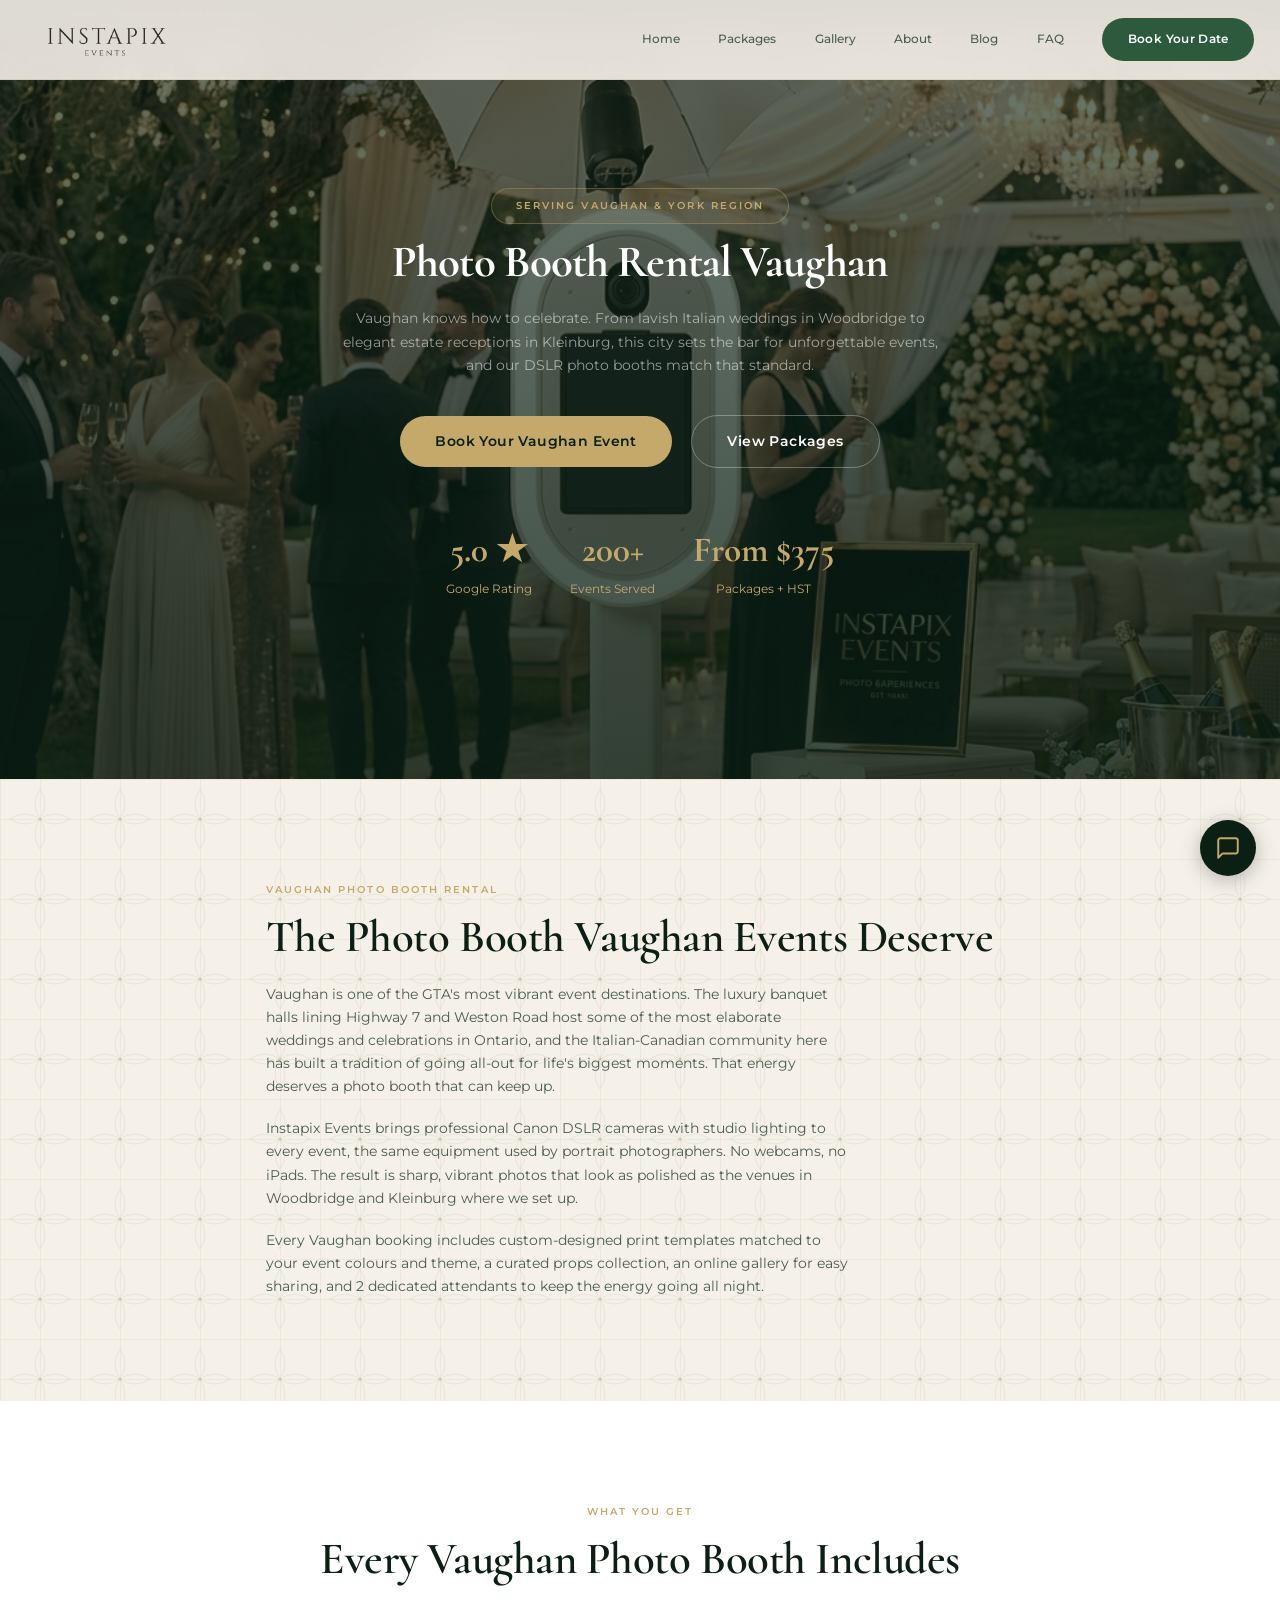
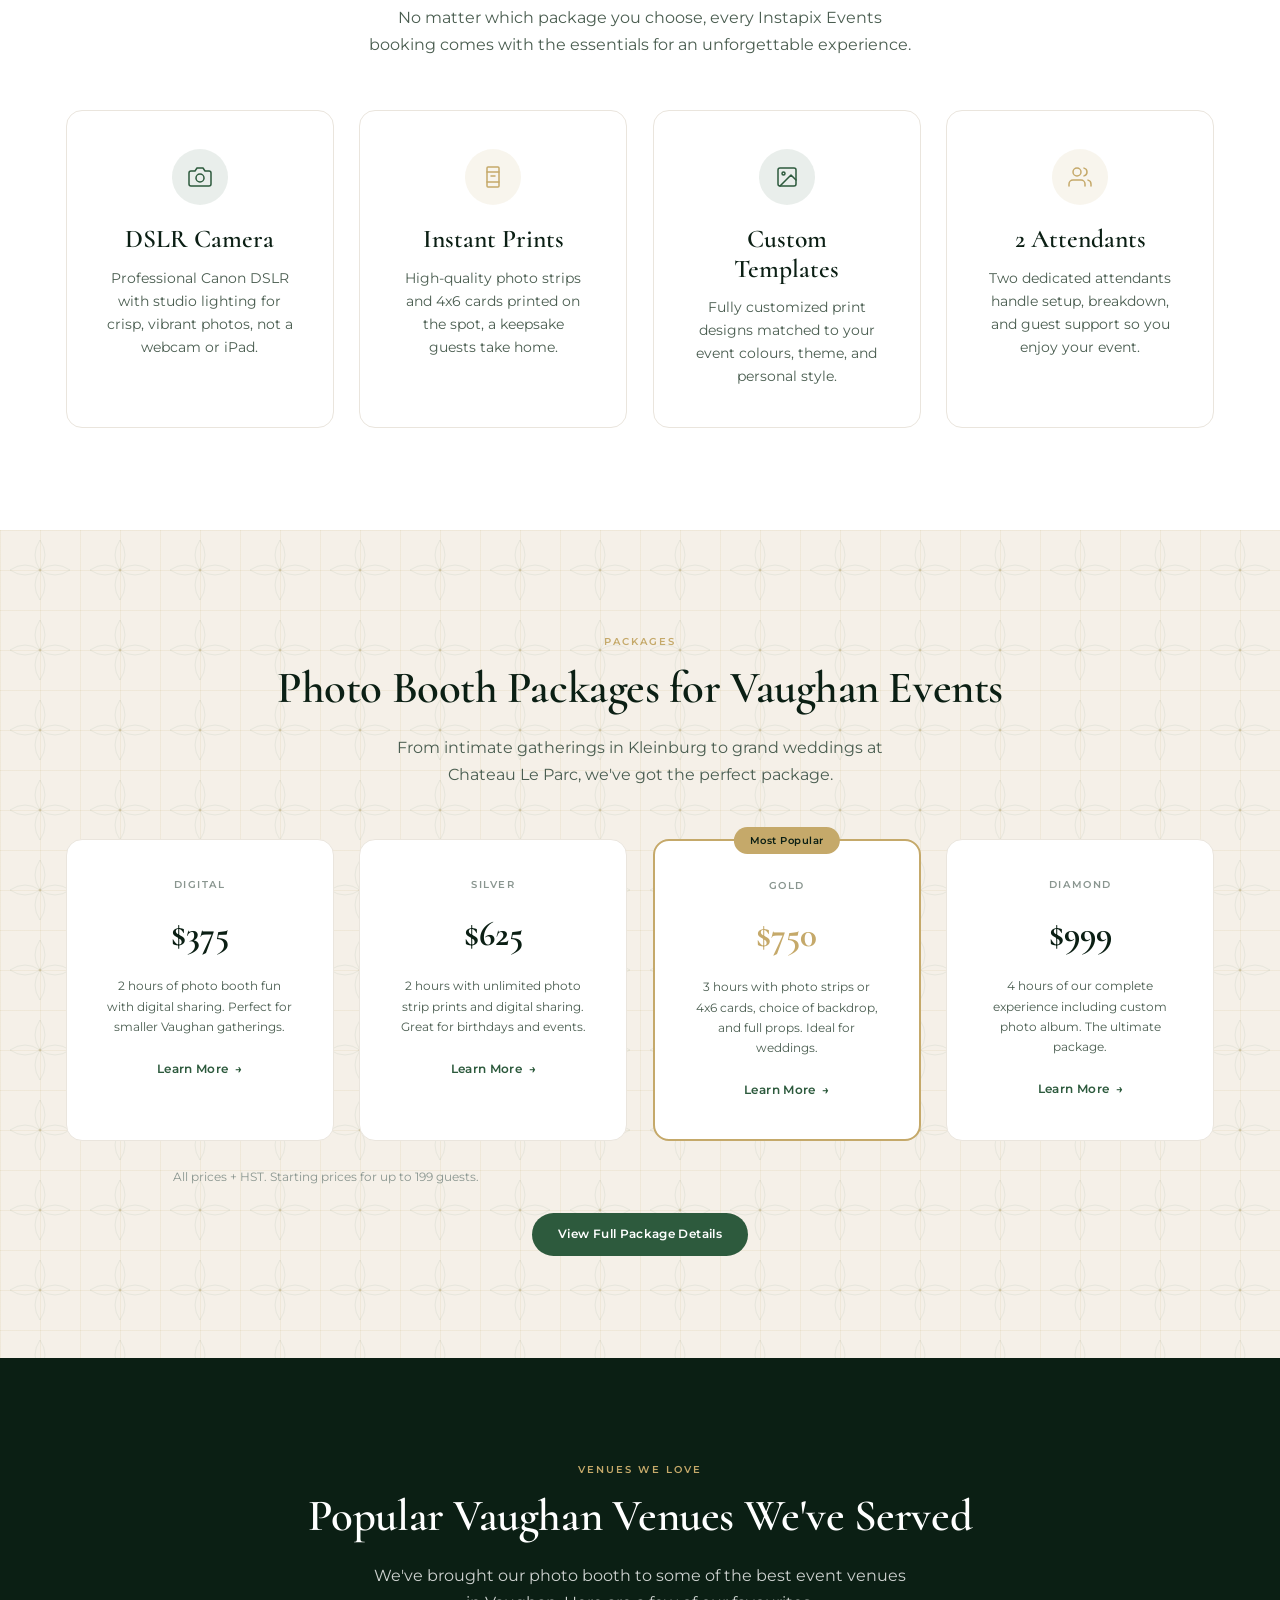
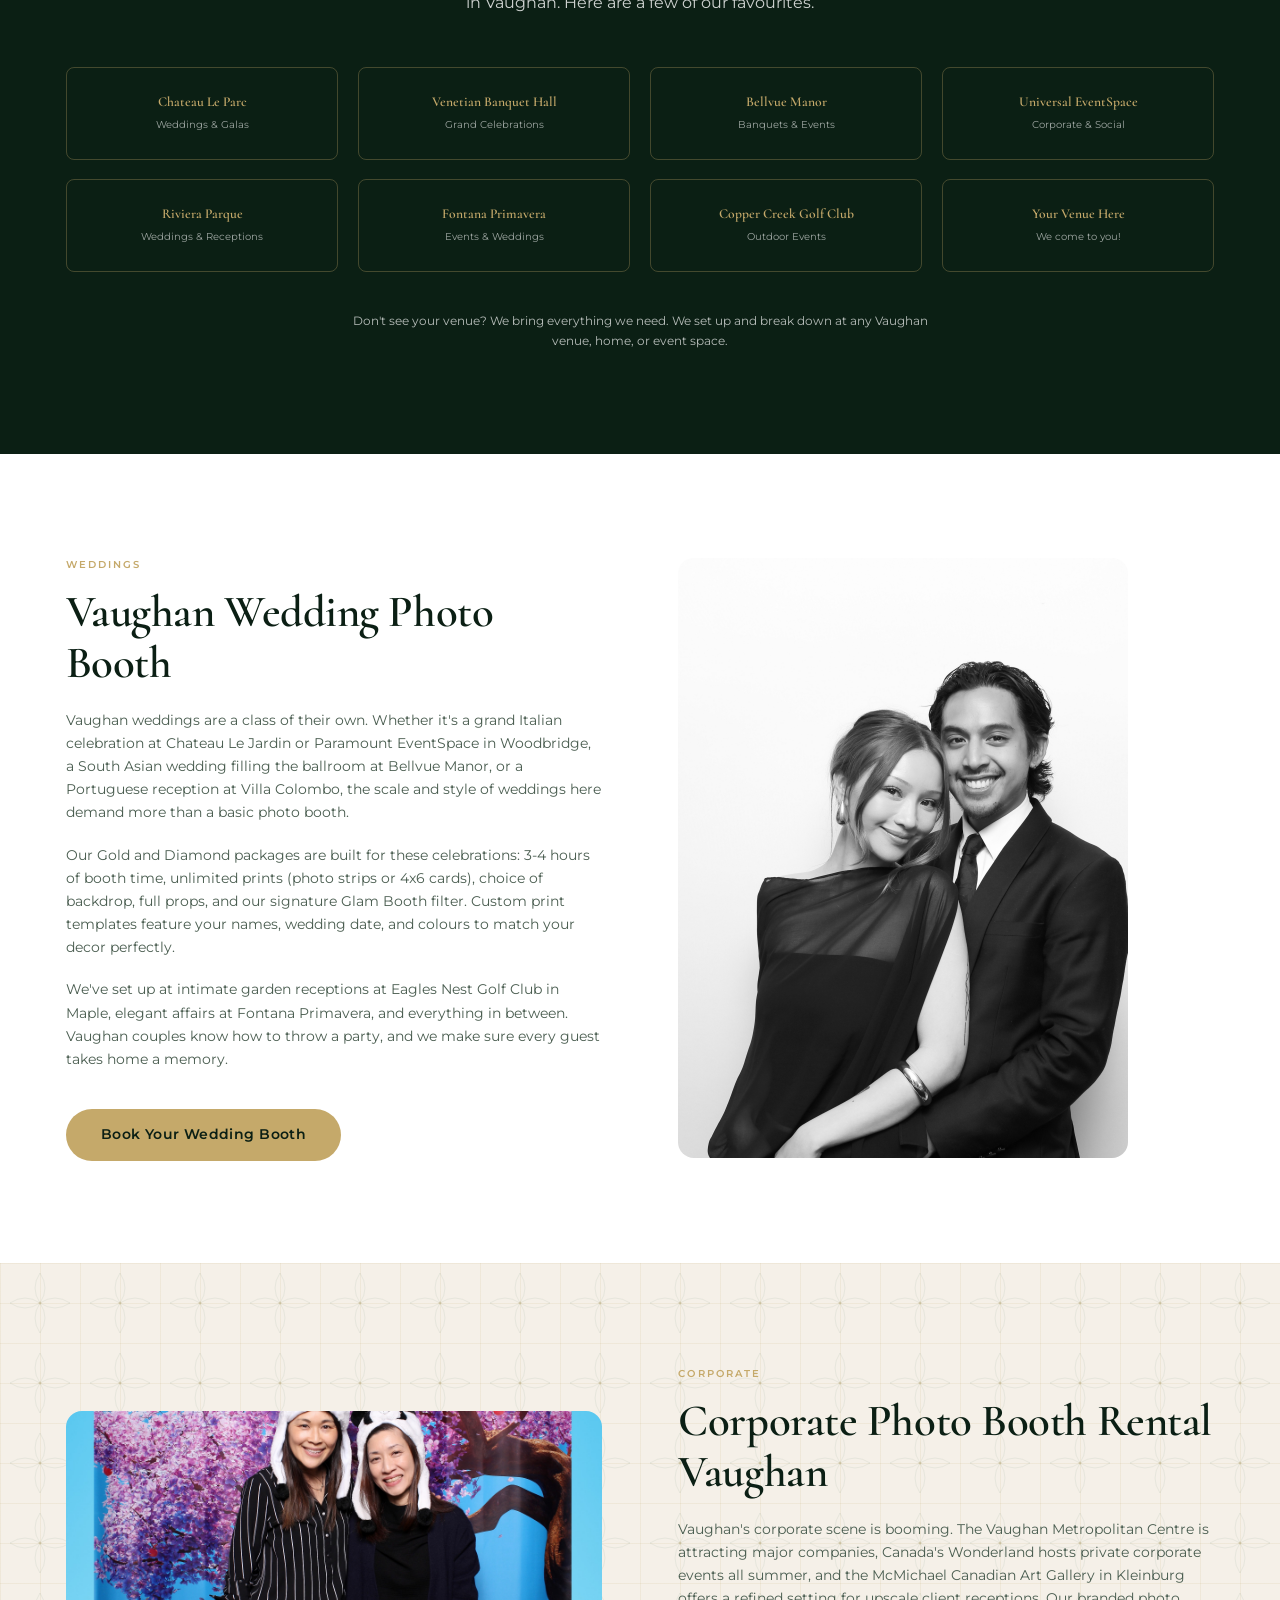
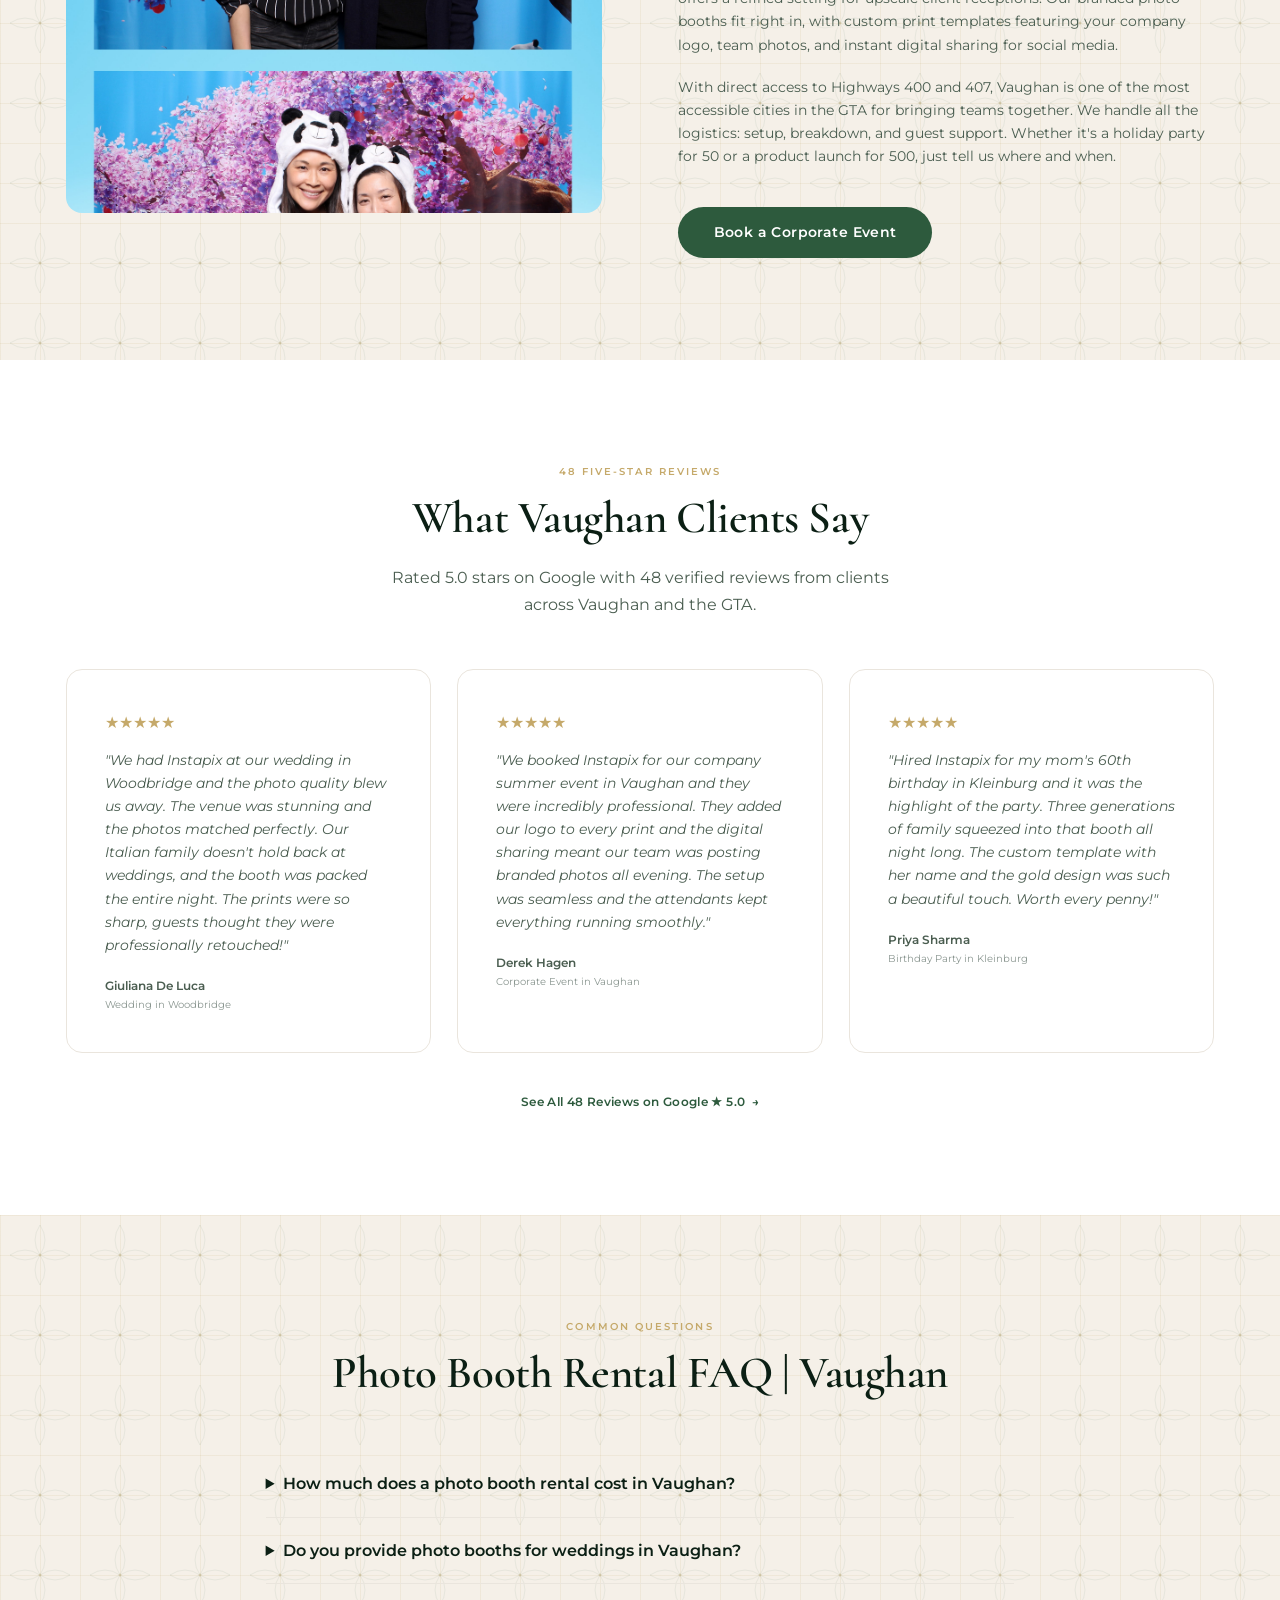
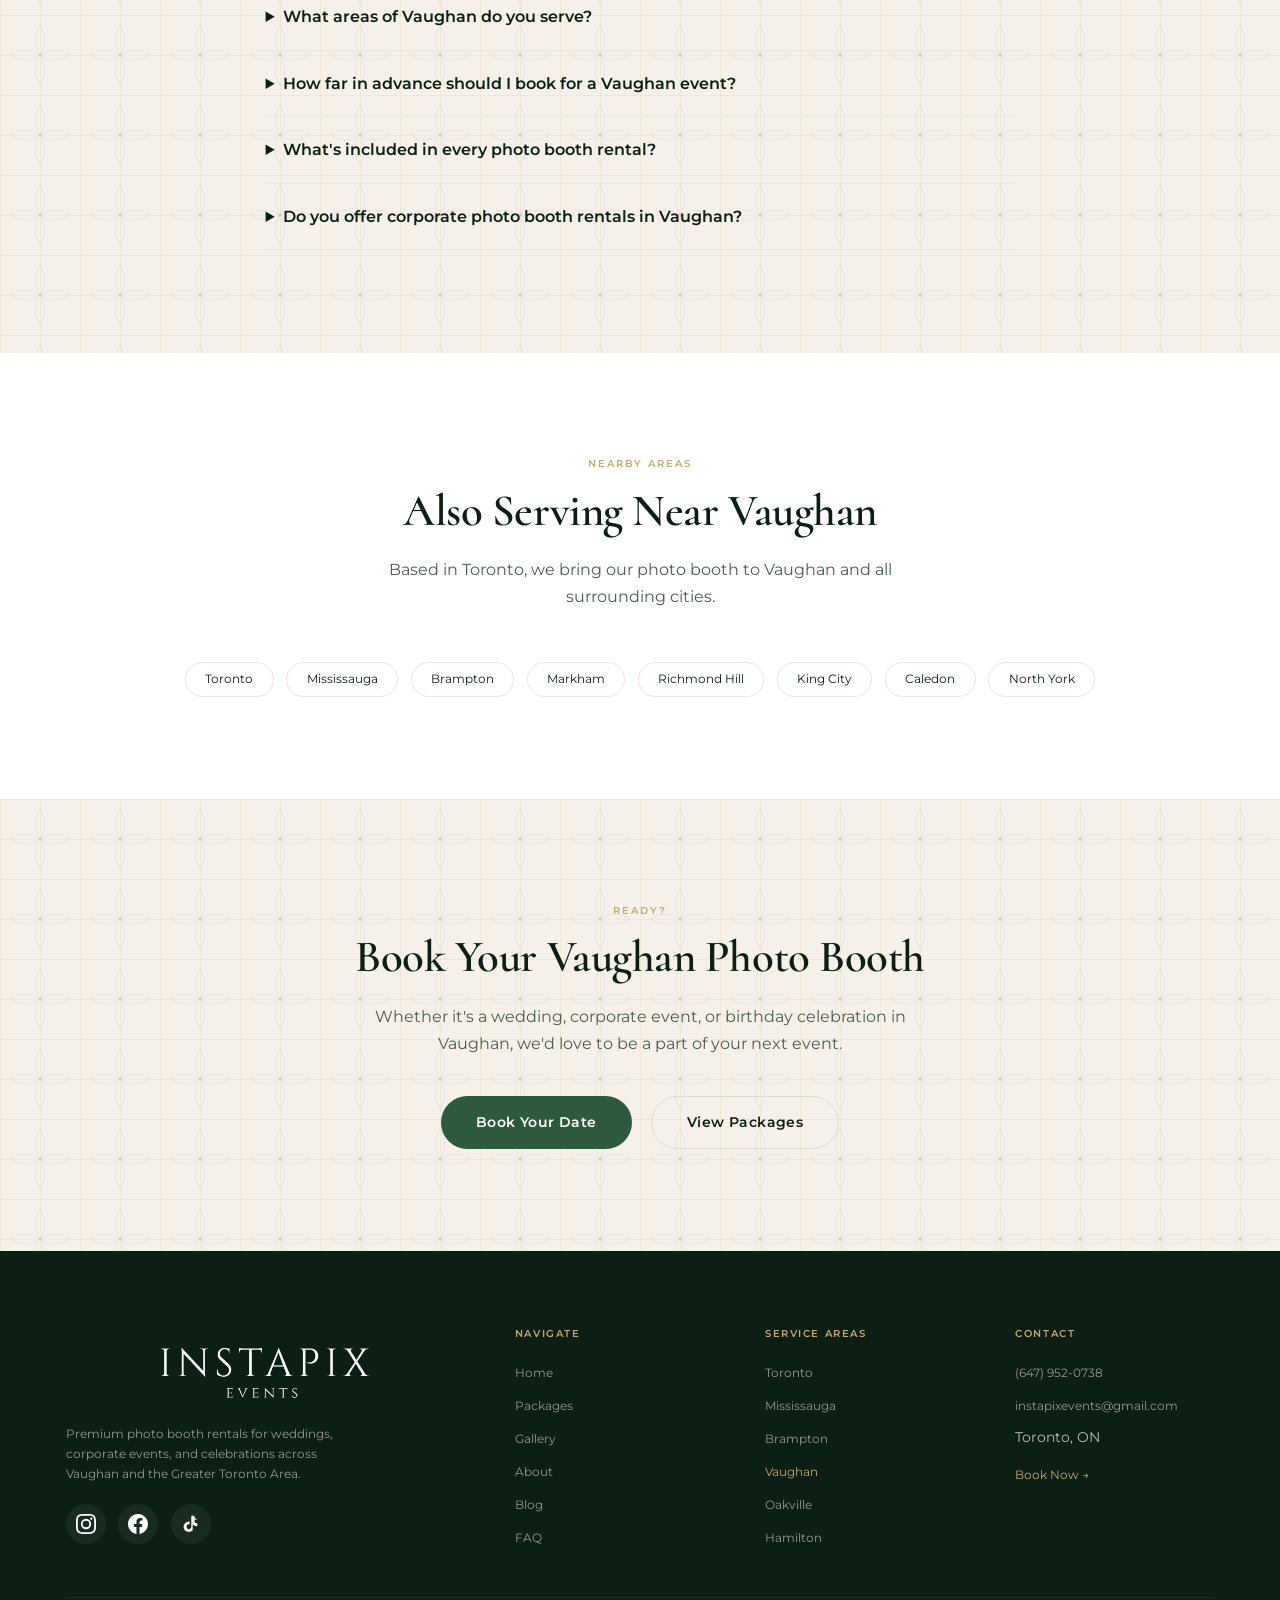
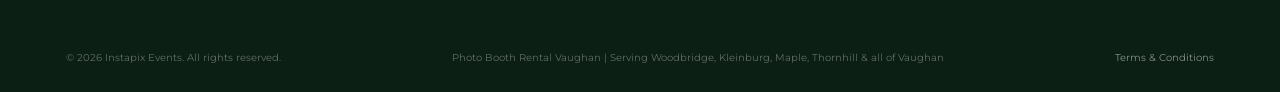
<file: photo-booth-rental-vaughan.html>
<!DOCTYPE html>
<html lang="en-CA">
<head>
  <meta charset="UTF-8">
  <meta name="viewport" content="width=device-width, initial-scale=1.0">
  <title>Photo Booth Rental Vaughan | Weddings & Events | Instapix Events</title>
  <meta name="description" content="Vaughan's top-rated photo booth rental. 5.0 stars on Google. DSLR photo booths for weddings at Chateau Le Parc, Venetian Banquet Hall, and venues across Woodbridge, Kleinburg & Maple. Packages from $375 + HST.">
  <meta name="keywords" content="photo booth rental Vaughan, photo booth Vaughan, wedding photo booth Vaughan, corporate photo booth Vaughan, birthday photo booth Vaughan, photo booth Woodbridge, photo booth Kleinburg, photo booth rental near me Vaughan, DSLR photo booth Vaughan, instant print photo booth Vaughan">
  <link rel="canonical" href="https://instapixevents.com/photo-booth-rental-vaughan">

  <!-- Open Graph -->
  <meta property="og:title" content="Photo Booth Rental Vaughan | Instapix Events">
  <meta property="og:description" content="Vaughan's top-rated DSLR photo booth rental. 5.0 stars, 200+ events. Weddings, corporate, birthdays. Packages from $375.">
  <meta property="og:type" content="website">
  <meta property="og:url" content="https://instapixevents.com/photo-booth-rental-vaughan">
  <meta property="og:image" content="https://instapixevents.com/assets/Website Preview.png">
  <meta property="og:locale" content="en_CA">
  <meta property="og:site_name" content="Instapix Events">

  <!-- Structured Data — LocalBusiness (Vaughan-specific) -->
  <script type="application/ld+json">
  {
    "@context": "https://schema.org",
    "@type": "LocalBusiness",
    "name": "Instapix Events — Photo Booth Rental Vaughan",
    "description": "Premium DSLR photo booth rentals in Vaughan for weddings, corporate events, birthdays, and celebrations. Serving Woodbridge, Kleinburg, Maple, Thornhill, and all of Vaughan.",
    "url": "https://instapixevents.com/photo-booth-rental-vaughan",
    "telephone": "+16479520738",
    "email": "instapixevents@gmail.com",
    "image": "https://instapixevents.com/assets/INSTAPIX (Website).png",
    "address": {
      "@type": "PostalAddress",
      "addressLocality": "Toronto",
      "addressRegion": "ON",
      "postalCode": "M3L 2M8",
      "addressCountry": "CA"
    },
    "geo": {
      "@type": "GeoCoordinates",
      "latitude": 43.8361,
      "longitude": -79.4983
    },
    "areaServed": {
      "@type": "City",
      "name": "Vaughan",
      "containedInPlace": { "@type": "AdministrativeArea", "name": "Ontario" }
    },
    "aggregateRating": {
      "@type": "AggregateRating",
      "ratingValue": "5.0",
      "reviewCount": "48",
      "bestRating": "5"
    },
    "hasOfferCatalog": {
      "@type": "OfferCatalog",
      "name": "Photo Booth Packages — Vaughan",
      "itemListElement": [
        { "@type": "Offer", "name": "Digital Package", "price": "375", "priceCurrency": "CAD" },
        { "@type": "Offer", "name": "Silver Package", "price": "625", "priceCurrency": "CAD" },
        { "@type": "Offer", "name": "Gold Package", "price": "750", "priceCurrency": "CAD" },
        { "@type": "Offer", "name": "Diamond Package", "price": "999", "priceCurrency": "CAD" }
      ]
    },
    "priceRange": "$$"
  }
  </script>

  <!-- Structured Data — FAQ (Vaughan-specific) -->
  <script type="application/ld+json">
  {
    "@context": "https://schema.org",
    "@type": "FAQPage",
    "mainEntity": [
      {
        "@type": "Question",
        "name": "How much does a photo booth rental cost in Vaughan?",
        "acceptedAnswer": {
          "@type": "Answer",
          "text": "Our packages start at $375 + HST for the Digital package (2 hours, digital sharing), perfect for smaller gatherings in Maple or Thornhill. The Silver package starts at $625 with unlimited photo strip prints. Our most popular choice for Vaughan weddings is the Gold package at $750, which includes 3 hours with both photo strips and 4x6 cards. The Diamond package starts at $999 with 4 hours and a custom photo album, ideal for the grand celebrations Woodbridge and Kleinburg are known for."
        }
      },
      {
        "@type": "Question",
        "name": "Do you provide photo booth rentals for weddings in Vaughan?",
        "acceptedAnswer": {
          "@type": "Answer",
          "text": "Absolutely! Vaughan weddings are our specialty. We've provided photo booths at Chateau Le Jardin, Paramount EventSpace Woodbridge, Villa Colombo, Bellvue Manor, Eagles Nest Golf Club in Maple, and many more venues along the Highway 7 and Weston Road corridors. Our Gold and Diamond packages include custom print templates designed to complement the Italian, Portuguese, and South Asian wedding traditions popular in the area."
        }
      },
      {
        "@type": "Question",
        "name": "What areas of Vaughan do you serve?",
        "acceptedAnswer": {
          "@type": "Answer",
          "text": "We serve all of Vaughan including Woodbridge, Kleinburg, Maple, Thornhill, Concord, Vellore, Patterson, Nashville, and the Vaughan Metropolitan Centre area. We're based in Toronto with easy access via Highway 400 and the 407, so we reach any Vaughan venue quickly. We also serve nearby cities like Mississauga, Brampton, Markham, Richmond Hill, and the entire GTA."
        }
      },
      {
        "@type": "Question",
        "name": "What's included in a Vaughan photo booth rental?",
        "acceptedAnswer": {
          "@type": "Answer",
          "text": "Every Instapix Events booking in Vaughan includes a professional Canon DSLR camera, studio lighting, custom-designed print templates matched to your event theme, a curated props collection, an online gallery for easy sharing, and 2 dedicated attendants who handle setup, operation, and breakdown. Depending on your package, you'll also get unlimited dye-sublimation prints, choice of backdrop, and our signature Glam Booth filter. We bring everything needed, no matter the venue."
        }
      }
    ]
  }
  </script>

  <!-- BreadcrumbList -->
  <script type="application/ld+json">
  {
    "@context": "https://schema.org",
    "@type": "BreadcrumbList",
    "itemListElement": [
      { "@type": "ListItem", "position": 1, "name": "Home", "item": "https://instapixevents.com" },
      { "@type": "ListItem", "position": 2, "name": "Photo Booth Rental Vaughan", "item": "https://instapixevents.com/photo-booth-rental-vaughan" }
    ]
  }
  </script>

  <link rel="stylesheet" href="shared/brand.css">
  <link rel="icon" type="image/png" href="assets/favicon.png">
</head>
<body>

  <!-- Navigation -->
  <nav class="nav">
    <div class="nav__inner">
      <a href="index.html" class="nav__logo">
        <img src="assets/White intapix text logo.png" alt="Instapix Events" style="width:160px;height:auto">
      </a>

      <button class="nav__toggle" aria-label="Toggle menu">
        <span></span><span></span><span></span>
      </button>

      <div class="nav__menu">
        <div class="nav__links">
          <a href="index.html" class="nav__link">Home</a>
          <a href="packages.html" class="nav__link">Packages</a>
          <a href="gallery.html" class="nav__link">Gallery</a>
          <a href="about.html" class="nav__link">About</a>
          <a href="blog.html" class="nav__link">Blog</a>
          <a href="faq.html" class="nav__link">FAQ</a>
        </div>
        <a href="book.html" class="btn btn--primary nav__cta">Book Your Date</a>
      </div>
    </div>
  </nav>

  <!-- Breadcrumb -->
  <div style="background:var(--forest);padding:var(--space-sm) 0;border-bottom:1px solid rgba(255,255,255,0.1)">
    <div class="container" style="font-size:var(--text-xs);color:rgba(255,255,255,0.6)">
      <a href="index.html" style="color:rgba(255,255,255,0.6);text-decoration:none">Home</a>
      <span style="margin:0 var(--space-xs)">/</span>
      <span style="color:var(--gold)">Photo Booth Rental Vaughan</span>
    </div>
  </div>

  <!-- Hero -->
  <section class="hero" style="min-height:60vh">
    <div class="hero__bg">
      <img src="assets/Hero Page photo/Gemini_Generated_Image_b4xyiqb4xyiqb4xy.png" alt="Instapix Events photo booth at a Vaughan wedding" loading="eager" style="object-position:center 30%">
      <div class="hero__overlay"></div>
    </div>

    <div class="container">
      <div class="hero__content fade-in">
        <span class="hero__badge">Serving Vaughan & York Region</span>
        <h1 style="font-family:var(--font-heading);font-size:clamp(2rem,5vw,3.5rem);font-weight:700;color:var(--white);margin-bottom:var(--space-lg)">Photo Booth Rental Vaughan</h1>
        <p class="hero__subtitle">Vaughan knows how to celebrate. From lavish Italian weddings in Woodbridge to elegant estate receptions in Kleinburg, this city sets the bar for unforgettable events, and our DSLR photo booths match that standard.</p>

        <div class="hero__actions" style="margin-top:var(--space-2xl)">
          <a href="book.html" class="btn btn--gold btn--lg">Book Your Vaughan Event</a>
          <a href="packages.html" class="btn btn--outline-white btn--lg">View Packages</a>
        </div>

        <div style="display:flex;gap:var(--space-2xl);justify-content:center;margin-top:var(--space-3xl);flex-wrap:wrap">
          <div style="text-align:center">
            <div style="font-family:var(--font-heading);font-size:var(--text-3xl);font-weight:700;color:var(--gold)">5.0 &#9733;</div>
            <p style="font-size:var(--text-sm);color:var(--gold)">Google Rating</p>
          </div>
          <div style="text-align:center">
            <div style="font-family:var(--font-heading);font-size:var(--text-3xl);font-weight:700;color:var(--gold)">200+</div>
            <p style="font-size:var(--text-sm);color:var(--gold)">Events Served</p>
          </div>
          <div style="text-align:center">
            <div style="font-family:var(--font-heading);font-size:var(--text-3xl);font-weight:700;color:var(--gold)">From $375</div>
            <p style="font-size:var(--text-sm);color:var(--gold)">Packages + HST</p>
          </div>
        </div>
      </div>
    </div>
  </section>

  <!-- Intro / Why Vaughan -->
  <section class="section--cream">
    <div class="container" style="max-width:800px">
      <span class="section-label">Vaughan Photo Booth Rental</span>
      <h2 class="section-title">The Photo Booth Vaughan Events Deserve</h2>
      <p style="margin-bottom:var(--space-lg)">Vaughan is one of the GTA's most vibrant event destinations. The luxury banquet halls lining Highway 7 and Weston Road host some of the most elaborate weddings and celebrations in Ontario, and the Italian-Canadian community here has built a tradition of going all-out for life's biggest moments. That energy deserves a photo booth that can keep up.</p>
      <p style="margin-bottom:var(--space-lg)">Instapix Events brings professional Canon DSLR cameras with studio lighting to every event, the same equipment used by portrait photographers. No webcams, no iPads. The result is sharp, vibrant photos that look as polished as the venues in Woodbridge and Kleinburg where we set up.</p>
      <p>Every Vaughan booking includes custom-designed print templates matched to your event colours and theme, a curated props collection, an online gallery for easy sharing, and 2 dedicated attendants to keep the energy going all night.</p>
    </div>
  </section>

  <!-- What's Included -->
  <section>
    <div class="container text-center">
      <span class="section-label">What You Get</span>
      <h2 class="section-title">Every Vaughan Photo Booth Includes</h2>
      <p class="section-subtitle mx-auto" style="margin-bottom:var(--space-3xl)">No matter which package you choose, every Instapix Events booking comes with the essentials for an unforgettable experience.</p>

      <div class="grid grid--4 stagger">
        <div class="card">
          <div style="width:56px;height:56px;border-radius:50%;background:var(--emerald-light);display:flex;align-items:center;justify-content:center;margin:0 auto var(--space-lg)">
            <svg width="24" height="24" viewBox="0 0 24 24" fill="none" stroke="var(--emerald)" stroke-width="1.5" stroke-linecap="round" stroke-linejoin="round"><path d="M23 19a2 2 0 0 1-2 2H3a2 2 0 0 1-2-2V8a2 2 0 0 1 2-2h4l2-3h6l2 3h4a2 2 0 0 1 2 2z"/><circle cx="12" cy="13" r="4"/></svg>
          </div>
          <h4>DSLR Camera</h4>
          <p style="margin-top:var(--space-md);margin-left:auto;margin-right:auto">Professional Canon DSLR with studio lighting for crisp, vibrant photos, not a webcam or iPad.</p>
        </div>

        <div class="card">
          <div style="width:56px;height:56px;border-radius:50%;background:var(--gold-light);display:flex;align-items:center;justify-content:center;margin:0 auto var(--space-lg)">
            <svg width="24" height="24" viewBox="0 0 24 24" fill="none" stroke="var(--gold)" stroke-width="1.5" stroke-linecap="round" stroke-linejoin="round"><rect x="6" y="2" width="12" height="20" rx="1"/><path d="M6 7h12"/><path d="M6 17h12"/><path d="M10 11h4"/></svg>
          </div>
          <h4>Instant Prints</h4>
          <p style="margin-top:var(--space-md);margin-left:auto;margin-right:auto">High-quality photo strips and 4x6 cards printed on the spot, a keepsake guests take home.</p>
        </div>

        <div class="card">
          <div style="width:56px;height:56px;border-radius:50%;background:var(--emerald-light);display:flex;align-items:center;justify-content:center;margin:0 auto var(--space-lg)">
            <svg width="24" height="24" viewBox="0 0 24 24" fill="none" stroke="var(--emerald)" stroke-width="1.5" stroke-linecap="round" stroke-linejoin="round"><rect x="3" y="3" width="18" height="18" rx="2" ry="2"/><circle cx="8.5" cy="8.5" r="1.5"/><polyline points="21 15 16 10 5 21"/></svg>
          </div>
          <h4>Custom Templates</h4>
          <p style="margin-top:var(--space-md);margin-left:auto;margin-right:auto">Fully customized print designs matched to your event colours, theme, and personal style.</p>
        </div>

        <div class="card">
          <div style="width:56px;height:56px;border-radius:50%;background:var(--gold-light);display:flex;align-items:center;justify-content:center;margin:0 auto var(--space-lg)">
            <svg width="24" height="24" viewBox="0 0 24 24" fill="none" stroke="var(--gold)" stroke-width="1.5" stroke-linecap="round" stroke-linejoin="round"><path d="M17 21v-2a4 4 0 0 0-4-4H5a4 4 0 0 0-4 4v2"/><circle cx="9" cy="7" r="4"/><path d="M23 21v-2a4 4 0 0 0-3-3.87"/><path d="M16 3.13a4 4 0 0 1 0 7.75"/></svg>
          </div>
          <h4>2 Attendants</h4>
          <p style="margin-top:var(--space-md);margin-left:auto;margin-right:auto">Two dedicated attendants handle setup, breakdown, and guest support so you enjoy your event.</p>
        </div>
      </div>
    </div>
  </section>

  <!-- Packages Preview -->
  <section class="section--cream">
    <div class="container text-center">
      <span class="section-label">Packages</span>
      <h2 class="section-title">Photo Booth Packages for Vaughan Events</h2>
      <p class="section-subtitle mx-auto" style="margin-bottom:var(--space-3xl)">From intimate gatherings in Kleinburg to grand weddings at Chateau Le Parc, we've got the perfect package.</p>

      <div class="grid grid--4 stagger">
        <div class="card text-center">
          <h5 style="color:var(--text-muted);text-transform:uppercase;letter-spacing:0.15em;font-family:var(--font-body);font-size:var(--text-xs)">Digital</h5>
          <div style="font-family:var(--font-heading);font-size:var(--text-3xl);font-weight:700;margin:var(--space-md) 0;color:var(--forest)">$375</div>
          <p style="font-size:var(--text-sm);margin-bottom:var(--space-lg);margin-left:auto;margin-right:auto">2 hours of photo booth fun with digital sharing. Perfect for smaller Vaughan gatherings.</p>
          <a href="packages.html" class="btn btn--ghost">Learn More</a>
        </div>

        <div class="card text-center">
          <h5 style="color:var(--text-muted);text-transform:uppercase;letter-spacing:0.15em;font-family:var(--font-body);font-size:var(--text-xs)">Silver</h5>
          <div style="font-family:var(--font-heading);font-size:var(--text-3xl);font-weight:700;margin:var(--space-md) 0;color:var(--forest)">$625</div>
          <p style="font-size:var(--text-sm);margin-bottom:var(--space-lg);margin-left:auto;margin-right:auto">2 hours with unlimited photo strip prints and digital sharing. Great for birthdays and events.</p>
          <a href="packages.html" class="btn btn--ghost">Learn More</a>
        </div>

        <div class="card card--featured text-center">
          <h5 style="color:var(--text-muted);text-transform:uppercase;letter-spacing:0.15em;font-family:var(--font-body);font-size:var(--text-xs)">Gold</h5>
          <div style="font-family:var(--font-heading);font-size:var(--text-3xl);font-weight:700;margin:var(--space-md) 0;color:var(--gold)">$750</div>
          <p style="font-size:var(--text-sm);margin-bottom:var(--space-lg);margin-left:auto;margin-right:auto">3 hours with photo strips or 4x6 cards, choice of backdrop, and full props. Ideal for weddings.</p>
          <a href="packages.html" class="btn btn--ghost">Learn More</a>
        </div>

        <div class="card text-center">
          <h5 style="color:var(--text-muted);text-transform:uppercase;letter-spacing:0.15em;font-family:var(--font-body);font-size:var(--text-xs)">Diamond</h5>
          <div style="font-family:var(--font-heading);font-size:var(--text-3xl);font-weight:700;margin:var(--space-md) 0;color:var(--forest)">$999</div>
          <p style="font-size:var(--text-sm);margin-bottom:var(--space-lg);margin-left:auto;margin-right:auto">4 hours of our complete experience including custom photo album. The ultimate package.</p>
          <a href="packages.html" class="btn btn--ghost">Learn More</a>
        </div>
      </div>

      <p style="font-size:var(--text-sm);color:var(--text-muted);margin-top:var(--space-xl)">All prices + HST. Starting prices for up to 199 guests.</p>
      <a href="packages.html" class="btn btn--primary" style="margin-top:var(--space-xl)">View Full Package Details</a>
    </div>
  </section>

  <!-- Popular Vaughan Venues -->
  <section class="section--forest">
    <div class="container text-center">
      <span class="section-label">Venues We Love</span>
      <h2 style="margin-bottom:var(--space-lg)">Popular Vaughan Venues We've Served</h2>
      <p class="section-subtitle mx-auto" style="margin-bottom:var(--space-3xl);color:rgba(255,255,255,0.8)">We've brought our photo booth to some of the best event venues in Vaughan. Here are a few of our favourites.</p>

      <div style="display:grid;grid-template-columns:repeat(auto-fill,minmax(220px,1fr));gap:var(--space-lg)">
        <div style="padding:var(--space-xl);border:1px solid rgba(197,169,106,0.3);border-radius:var(--border-radius);text-align:center">
          <h4 style="color:var(--gold);font-size:var(--text-base);margin-bottom:var(--space-sm)">Chateau Le Parc</h4>
          <p style="font-size:var(--text-xs);color:rgba(255,255,255,0.6)">Weddings & Galas</p>
        </div>
        <div style="padding:var(--space-xl);border:1px solid rgba(197,169,106,0.3);border-radius:var(--border-radius);text-align:center">
          <h4 style="color:var(--gold);font-size:var(--text-base);margin-bottom:var(--space-sm)">Venetian Banquet Hall</h4>
          <p style="font-size:var(--text-xs);color:rgba(255,255,255,0.6)">Grand Celebrations</p>
        </div>
        <div style="padding:var(--space-xl);border:1px solid rgba(197,169,106,0.3);border-radius:var(--border-radius);text-align:center">
          <h4 style="color:var(--gold);font-size:var(--text-base);margin-bottom:var(--space-sm)">Bellvue Manor</h4>
          <p style="font-size:var(--text-xs);color:rgba(255,255,255,0.6)">Banquets & Events</p>
        </div>
        <div style="padding:var(--space-xl);border:1px solid rgba(197,169,106,0.3);border-radius:var(--border-radius);text-align:center">
          <h4 style="color:var(--gold);font-size:var(--text-base);margin-bottom:var(--space-sm)">Universal EventSpace</h4>
          <p style="font-size:var(--text-xs);color:rgba(255,255,255,0.6)">Corporate & Social</p>
        </div>
        <div style="padding:var(--space-xl);border:1px solid rgba(197,169,106,0.3);border-radius:var(--border-radius);text-align:center">
          <h4 style="color:var(--gold);font-size:var(--text-base);margin-bottom:var(--space-sm)">Riviera Parque</h4>
          <p style="font-size:var(--text-xs);color:rgba(255,255,255,0.6)">Weddings & Receptions</p>
        </div>
        <div style="padding:var(--space-xl);border:1px solid rgba(197,169,106,0.3);border-radius:var(--border-radius);text-align:center">
          <h4 style="color:var(--gold);font-size:var(--text-base);margin-bottom:var(--space-sm)">Fontana Primavera</h4>
          <p style="font-size:var(--text-xs);color:rgba(255,255,255,0.6)">Events & Weddings</p>
        </div>
        <div style="padding:var(--space-xl);border:1px solid rgba(197,169,106,0.3);border-radius:var(--border-radius);text-align:center">
          <h4 style="color:var(--gold);font-size:var(--text-base);margin-bottom:var(--space-sm)">Copper Creek Golf Club</h4>
          <p style="font-size:var(--text-xs);color:rgba(255,255,255,0.6)">Outdoor Events</p>
        </div>
        <div style="padding:var(--space-xl);border:1px solid rgba(197,169,106,0.3);border-radius:var(--border-radius);text-align:center">
          <h4 style="color:var(--gold);font-size:var(--text-base);margin-bottom:var(--space-sm)">Your Venue Here</h4>
          <p style="font-size:var(--text-xs);color:rgba(255,255,255,0.6)">We come to you!</p>
        </div>
      </div>

      <p style="font-size:var(--text-sm);color:rgba(255,255,255,0.7);margin-top:var(--space-2xl);max-width:600px;margin-left:auto;margin-right:auto">Don't see your venue? We bring everything we need. We set up and break down at any Vaughan venue, home, or event space.</p>
    </div>
  </section>

  <!-- Weddings in Vaughan -->
  <section>
    <div class="container" style="display:grid;grid-template-columns:1fr 1fr;gap:var(--space-4xl);align-items:center">
      <div class="fade-in-left">
        <span class="section-label">Weddings</span>
        <h2 style="margin-bottom:var(--space-lg)">Vaughan Wedding Photo Booth</h2>
        <p style="margin-bottom:var(--space-lg)">Vaughan weddings are a class of their own. Whether it's a grand Italian celebration at Chateau Le Jardin or Paramount EventSpace in Woodbridge, a South Asian wedding filling the ballroom at Bellvue Manor, or a Portuguese reception at Villa Colombo, the scale and style of weddings here demand more than a basic photo booth.</p>
        <p style="margin-bottom:var(--space-lg)">Our Gold and Diamond packages are built for these celebrations: 3-4 hours of booth time, unlimited prints (photo strips or 4x6 cards), choice of backdrop, full props, and our signature Glam Booth filter. Custom print templates feature your names, wedding date, and colours to match your decor perfectly.</p>
        <p style="margin-bottom:var(--space-2xl)">We've set up at intimate garden receptions at Eagles Nest Golf Club in Maple, elegant affairs at Fontana Primavera, and everything in between. Vaughan couples know how to throw a party, and we make sure every guest takes home a memory.</p>
        <a href="book.html" class="btn btn--gold btn--lg">Book Your Wedding Booth</a>
      </div>
      <div class="fade-in-right" style="aspect-ratio:3/4;border-radius:var(--border-radius-lg);overflow:hidden;max-height:600px">
        <img src="assets/Photobooth photos/Guest wont stop.jfif" alt="Wedding photo booth moment in Vaughan" loading="lazy" style="width:100%;height:100%;object-fit:cover">
      </div>
    </div>
  </section>

  <!-- Corporate Events -->
  <section class="section--cream">
    <div class="container" style="display:grid;grid-template-columns:1fr 1fr;gap:var(--space-4xl);align-items:center">
      <div style="aspect-ratio:4/3;border-radius:var(--border-radius-lg);overflow:hidden">
        <img src="assets/Photobooth photos/2024-03-07_184639225.jpg" alt="Corporate photo booth event in Vaughan" loading="lazy" style="width:100%;height:100%;object-fit:cover">
      </div>
      <div>
        <span class="section-label">Corporate</span>
        <h2 style="margin-bottom:var(--space-lg)">Corporate Photo Booth Rental Vaughan</h2>
        <p style="margin-bottom:var(--space-lg)">Vaughan's corporate scene is booming. The Vaughan Metropolitan Centre is attracting major companies, Canada's Wonderland hosts private corporate events all summer, and the McMichael Canadian Art Gallery in Kleinburg offers a refined setting for upscale client receptions. Our branded photo booths fit right in, with custom print templates featuring your company logo, team photos, and instant digital sharing for social media.</p>
        <p style="margin-bottom:var(--space-2xl)">With direct access to Highways 400 and 407, Vaughan is one of the most accessible cities in the GTA for bringing teams together. We handle all the logistics: setup, breakdown, and guest support. Whether it's a holiday party for 50 or a product launch for 500, just tell us where and when.</p>
        <a href="book.html" class="btn btn--primary btn--lg">Book a Corporate Event</a>
      </div>
    </div>
  </section>

  <!-- Testimonials -->
  <section>
    <div class="container text-center">
      <span class="section-label">48 Five-Star Reviews</span>
      <h2 class="section-title">What Vaughan Clients Say</h2>
      <p class="section-subtitle mx-auto" style="margin-bottom:var(--space-3xl)">Rated 5.0 stars on Google with 48 verified reviews from clients across Vaughan and the GTA.</p>

      <div class="grid grid--3 stagger">
        <div class="card" style="text-align:left">
          <div style="color:var(--gold);font-size:var(--text-lg);margin-bottom:var(--space-md)">&#9733;&#9733;&#9733;&#9733;&#9733;</div>
          <p style="font-style:italic;margin-bottom:var(--space-lg)">"We had Instapix at our wedding in Woodbridge and the photo quality blew us away. The venue was stunning and the photos matched perfectly. Our Italian family doesn't hold back at weddings, and the booth was packed the entire night. The prints were so sharp, guests thought they were professionally retouched!"</p>
          <p style="font-weight:600;font-size:var(--text-sm)">Giuliana De Luca</p>
          <p style="font-size:var(--text-xs);color:var(--text-muted)">Wedding in Woodbridge</p>
        </div>

        <div class="card" style="text-align:left">
          <div style="color:var(--gold);font-size:var(--text-lg);margin-bottom:var(--space-md)">&#9733;&#9733;&#9733;&#9733;&#9733;</div>
          <p style="font-style:italic;margin-bottom:var(--space-lg)">"We booked Instapix for our company summer event in Vaughan and they were incredibly professional. They added our logo to every print and the digital sharing meant our team was posting branded photos all evening. The setup was seamless and the attendants kept everything running smoothly."</p>
          <p style="font-weight:600;font-size:var(--text-sm)">Derek Hagen</p>
          <p style="font-size:var(--text-xs);color:var(--text-muted)">Corporate Event in Vaughan</p>
        </div>

        <div class="card" style="text-align:left">
          <div style="color:var(--gold);font-size:var(--text-lg);margin-bottom:var(--space-md)">&#9733;&#9733;&#9733;&#9733;&#9733;</div>
          <p style="font-style:italic;margin-bottom:var(--space-lg)">"Hired Instapix for my mom's 60th birthday in Kleinburg and it was the highlight of the party. Three generations of family squeezed into that booth all night long. The custom template with her name and the gold design was such a beautiful touch. Worth every penny!"</p>
          <p style="font-weight:600;font-size:var(--text-sm)">Priya Sharma</p>
          <p style="font-size:var(--text-xs);color:var(--text-muted)">Birthday Party in Kleinburg</p>
        </div>
      </div>

      <a href="https://g.page/instapixevents" target="_blank" rel="noopener" class="btn btn--ghost" style="margin-top:var(--space-2xl)">See All 48 Reviews on Google &#9733; 5.0</a>
    </div>
  </section>

  <!-- FAQ Section -->
  <section class="section--cream">
    <div class="container" style="max-width:800px">
      <span class="section-label text-center" style="display:block">Common Questions</span>
      <h2 class="section-title text-center">Photo Booth Rental FAQ | Vaughan</h2>

      <div style="margin-top:var(--space-3xl)">
        <details style="border-bottom:1px solid var(--border-light);padding:var(--space-lg) 0">
          <summary style="cursor:pointer;font-weight:600;font-size:var(--text-lg)">How much does a photo booth rental cost in Vaughan?</summary>
          <p style="margin-top:var(--space-md);color:var(--text-muted)">Our packages start at $375 + HST for the Digital package (2 hours, digital sharing), perfect for smaller gatherings in Maple or Thornhill. The Silver package starts at $625 with unlimited photo strip prints. Our most popular choice for Vaughan weddings is the Gold package at $750, which includes 3 hours with both photo strips and 4x6 cards. The Diamond package starts at $999 with 4 hours and a custom photo album, ideal for the grand celebrations Woodbridge and Kleinburg are known for.</p>
        </details>

        <details style="border-bottom:1px solid var(--border-light);padding:var(--space-lg) 0">
          <summary style="cursor:pointer;font-weight:600;font-size:var(--text-lg)">Do you provide photo booths for weddings in Vaughan?</summary>
          <p style="margin-top:var(--space-md);color:var(--text-muted)">Absolutely! Vaughan weddings are our specialty. We've provided photo booths at Chateau Le Jardin, Paramount EventSpace Woodbridge, Villa Colombo, Bellvue Manor, Eagles Nest Golf Club in Maple, and many more venues along the Highway 7 and Weston Road corridors. Our Gold and Diamond packages include custom print templates with your names, colours, and wedding date, designed to complement the Italian, Portuguese, and South Asian wedding traditions popular in the area.</p>
        </details>

        <details style="border-bottom:1px solid var(--border-light);padding:var(--space-lg) 0">
          <summary style="cursor:pointer;font-weight:600;font-size:var(--text-lg)">What areas of Vaughan do you serve?</summary>
          <p style="margin-top:var(--space-md);color:var(--text-muted)">We serve all of Vaughan including Woodbridge, Kleinburg, Maple, Thornhill, Concord, Vellore, Patterson, Nashville, and the Vaughan Metropolitan Centre area. We're based in Toronto with easy access via Highway 400 and the 407, so we reach any Vaughan venue quickly. We also serve nearby cities like Mississauga, Brampton, Markham, Richmond Hill, and the entire GTA.</p>
        </details>

        <details style="border-bottom:1px solid var(--border-light);padding:var(--space-lg) 0">
          <summary style="cursor:pointer;font-weight:600;font-size:var(--text-lg)">How far in advance should I book for a Vaughan event?</summary>
          <p style="margin-top:var(--space-md);color:var(--text-muted)">We recommend booking 4-8 weeks in advance for most events. For Vaughan weddings during peak season (May-October), book 2-3 months ahead as the popular banquet halls in Woodbridge and along Highway 7 host events nearly every weekend. However, we do accommodate last-minute bookings when available. Just reach out and we'll do our best!</p>
        </details>

        <details style="border-bottom:1px solid var(--border-light);padding:var(--space-lg) 0">
          <summary style="cursor:pointer;font-weight:600;font-size:var(--text-lg)">What's included in every photo booth rental?</summary>
          <p style="margin-top:var(--space-md);color:var(--text-muted)">Every Instapix Events booking in Vaughan includes a professional Canon DSLR camera, studio lighting, custom-designed print templates matched to your event theme, a curated props collection, an online gallery for easy sharing, and 2 dedicated attendants who handle setup, operation, and breakdown. Depending on your package, you'll also get unlimited dye-sublimation prints, choice of backdrop, and our signature Glam Booth filter. We bring everything needed, no matter the venue.</p>
        </details>

        <details style="border-bottom:1px solid var(--border-light);padding:var(--space-lg) 0">
          <summary style="cursor:pointer;font-weight:600;font-size:var(--text-lg)">Do you offer corporate photo booth rentals in Vaughan?</summary>
          <p style="margin-top:var(--space-md);color:var(--text-muted)">Yes! Vaughan is a growing corporate hub, and we've provided branded photo booths for holiday parties, product launches, team-building events, and client appreciation gatherings across the city. We've served events near the Vaughan Metropolitan Centre, at venues along the 400/407 corridor, and even private corporate events at Canada's Wonderland. We add your company logo to print templates and provide digital sharing links for social media. Contact us for corporate pricing and multi-event discounts.</p>
        </details>
      </div>
    </div>
  </section>

  <!-- Nearby Areas -->
  <section>
    <div class="container text-center">
      <span class="section-label">Nearby Areas</span>
      <h2 class="section-title">Also Serving Near Vaughan</h2>
      <p class="section-subtitle mx-auto" style="margin-bottom:var(--space-3xl)">Based in Toronto, we bring our photo booth to Vaughan and all surrounding cities.</p>

      <div style="display:flex;flex-wrap:wrap;gap:var(--space-md);justify-content:center">
        <a href="index.html" style="padding:var(--space-sm) var(--space-lg);border:1px solid var(--border-light);border-radius:99px;text-decoration:none;color:var(--forest);font-size:var(--text-sm);transition:all 0.2s">Toronto</a>
        <a href="photo-booth-rental-mississauga.html" style="padding:var(--space-sm) var(--space-lg);border:1px solid var(--border-light);border-radius:99px;text-decoration:none;color:var(--forest);font-size:var(--text-sm);transition:all 0.2s">Mississauga</a>
        <a href="photo-booth-rental-brampton.html" style="padding:var(--space-sm) var(--space-lg);border:1px solid var(--border-light);border-radius:99px;text-decoration:none;color:var(--forest);font-size:var(--text-sm);transition:all 0.2s">Brampton</a>
        <a href="photo-booth-rental-markham.html" style="padding:var(--space-sm) var(--space-lg);border:1px solid var(--border-light);border-radius:99px;text-decoration:none;color:var(--forest);font-size:var(--text-sm);transition:all 0.2s">Markham</a>
        <a href="photo-booth-rental-richmond-hill.html" style="padding:var(--space-sm) var(--space-lg);border:1px solid var(--border-light);border-radius:99px;text-decoration:none;color:var(--forest);font-size:var(--text-sm);transition:all 0.2s">Richmond Hill</a>
        <a href="index.html" style="padding:var(--space-sm) var(--space-lg);border:1px solid var(--border-light);border-radius:99px;text-decoration:none;color:var(--forest);font-size:var(--text-sm);transition:all 0.2s">King City</a>
        <a href="index.html" style="padding:var(--space-sm) var(--space-lg);border:1px solid var(--border-light);border-radius:99px;text-decoration:none;color:var(--forest);font-size:var(--text-sm);transition:all 0.2s">Caledon</a>
        <a href="index.html" style="padding:var(--space-sm) var(--space-lg);border:1px solid var(--border-light);border-radius:99px;text-decoration:none;color:var(--forest);font-size:var(--text-sm);transition:all 0.2s">North York</a>
      </div>
    </div>
  </section>

  <!-- Final CTA -->
  <section class="section--cream">
    <div class="container text-center">
      <span class="section-label">Ready?</span>
      <h2 class="section-title">Book Your Vaughan Photo Booth</h2>
      <p class="section-subtitle mx-auto" style="margin-bottom:var(--space-2xl)">Whether it's a wedding, corporate event, or birthday celebration in Vaughan, we'd love to be a part of your next event.</p>
      <div style="display:flex;gap:var(--space-lg);justify-content:center;flex-wrap:wrap">
        <a href="book.html" class="btn btn--primary btn--lg">Book Your Date</a>
        <a href="packages.html" class="btn btn--secondary btn--lg">View Packages</a>
      </div>
    </div>
  </section>

  <!-- Footer -->
  <footer class="footer">
    <div class="container">
      <div class="footer__grid">
        <div>
          <div class="footer__brand-name"><img src="assets/INSTAPIX (Website).png" alt="Instapix Events" style="width:220px;height:auto;margin:0 auto 8px"></div>
          <p class="footer__description">Premium photo booth rentals for weddings, corporate events, and celebrations across Vaughan and the Greater Toronto Area.</p>
          <div class="footer__social">
            <a href="https://instagram.com/instapixevents" target="_blank" rel="noopener" aria-label="Instagram"><svg width="20" height="20" viewBox="0 0 24 24" fill="currentColor"><path d="M12 2.163c3.204 0 3.584.012 4.85.07 3.252.148 4.771 1.691 4.919 4.919.058 1.265.069 1.645.069 4.849 0 3.205-.012 3.584-.069 4.849-.149 3.225-1.664 4.771-4.919 4.919-1.266.058-1.644.07-4.85.07-3.204 0-3.584-.012-4.849-.07-3.26-.149-4.771-1.699-4.919-4.92-.058-1.265-.07-1.644-.07-4.849 0-3.204.013-3.583.07-4.849.149-3.227 1.664-4.771 4.919-4.919 1.266-.057 1.645-.069 4.849-.069zM12 0C8.741 0 8.333.014 7.053.072 2.695.272.273 2.69.073 7.052.014 8.333 0 8.741 0 12c0 3.259.014 3.668.072 4.948.2 4.358 2.618 6.78 6.98 6.98C8.333 23.986 8.741 24 12 24c3.259 0 3.668-.014 4.948-.072 4.354-.2 6.782-2.618 6.979-6.98.059-1.28.073-1.689.073-4.948 0-3.259-.014-3.667-.072-4.947-.196-4.354-2.617-6.78-6.979-6.98C15.668.014 15.259 0 12 0zm0 5.838a6.162 6.162 0 100 12.324 6.162 6.162 0 000-12.324zM12 16a4 4 0 110-8 4 4 0 010 8zm6.406-11.845a1.44 1.44 0 100 2.881 1.44 1.44 0 000-2.881z"/></svg></a>
            <a href="https://www.facebook.com/profile.php?id=61550845477541" target="_blank" rel="noopener" aria-label="Facebook"><svg width="20" height="20" viewBox="0 0 24 24" fill="currentColor"><path d="M24 12.073c0-6.627-5.373-12-12-12s-12 5.373-12 12c0 5.99 4.388 10.954 10.125 11.854v-8.385H7.078v-3.47h3.047V9.43c0-3.007 1.792-4.669 4.533-4.669 1.312 0 2.686.235 2.686.235v2.953H15.83c-1.491 0-1.956.925-1.956 1.874v2.25h3.328l-.532 3.47h-2.796v8.385C19.612 23.027 24 18.062 24 12.073z"/></svg></a>
            <a href="https://tiktok.com/@instapixevents" target="_blank" rel="noopener" aria-label="TikTok"><svg width="20" height="20" viewBox="0 0 24 24" fill="currentColor"><path d="M19.59 6.69a4.83 4.83 0 01-3.77-4.25V2h-3.45v13.67a2.89 2.89 0 01-2.88 2.5 2.89 2.89 0 01-2.89-2.89 2.89 2.89 0 012.89-2.89c.28 0 .54.04.79.1v-3.5a6.37 6.37 0 00-.79-.05A6.34 6.34 0 003.15 15.2a6.34 6.34 0 0010.86 4.43v-7.15a8.16 8.16 0 005.58 2.18v-3.45a4.85 4.85 0 01-1.18-.14 4.83 4.83 0 01-2.27-1.33V6.69h3.45z"/></svg></a>
          </div>
        </div>

        <div>
          <h4 class="footer__heading">Navigate</h4>
          <ul class="footer__links">
            <li><a href="index.html">Home</a></li>
            <li><a href="packages.html">Packages</a></li>
            <li><a href="gallery.html">Gallery</a></li>
            <li><a href="about.html">About</a></li>
            <li><a href="blog.html">Blog</a></li>
            <li><a href="faq.html">FAQ</a></li>
          </ul>
        </div>

        <div>
          <h4 class="footer__heading">Service Areas</h4>
          <ul class="footer__links">
            <li><a href="index.html">Toronto</a></li>
            <li><a href="photo-booth-rental-mississauga.html">Mississauga</a></li>
            <li><a href="photo-booth-rental-brampton.html">Brampton</a></li>
            <li><a href="photo-booth-rental-vaughan.html" style="color:var(--gold)">Vaughan</a></li>
            <li><a href="photo-booth-rental-oakville.html">Oakville</a></li>
            <li><a href="photo-booth-rental-hamilton.html">Hamilton</a></li>
          </ul>
        </div>

        <div>
          <h4 class="footer__heading">Contact</h4>
          <ul class="footer__links">
            <li><a href="tel:+16479520738">(647) 952-0738</a></li>
            <li><a href="mailto:instapixevents@gmail.com">instapixevents@gmail.com</a></li>
            <li>Toronto, ON</li>
            <li style="margin-top:var(--space-md)"><a href="book.html" style="color:var(--gold)">Book Now &#8594;</a></li>
          </ul>
        </div>
      </div>

      <div class="footer__bottom">
        <span>&copy; 2026 Instapix Events. All rights reserved.</span>
        <span>Photo Booth Rental Vaughan | Serving Woodbridge, Kleinburg, Maple, Thornhill & all of Vaughan</span>
        <a href="terms.html" style="color:rgba(255,255,255,0.5);font-size:var(--text-xs)">Terms & Conditions</a>
      </div>
    </div>
  </footer>

  <script src="shared/helpers.js"></script>
  <script src="shared/chatbot.js"></script>
</body>
</html>
</file>
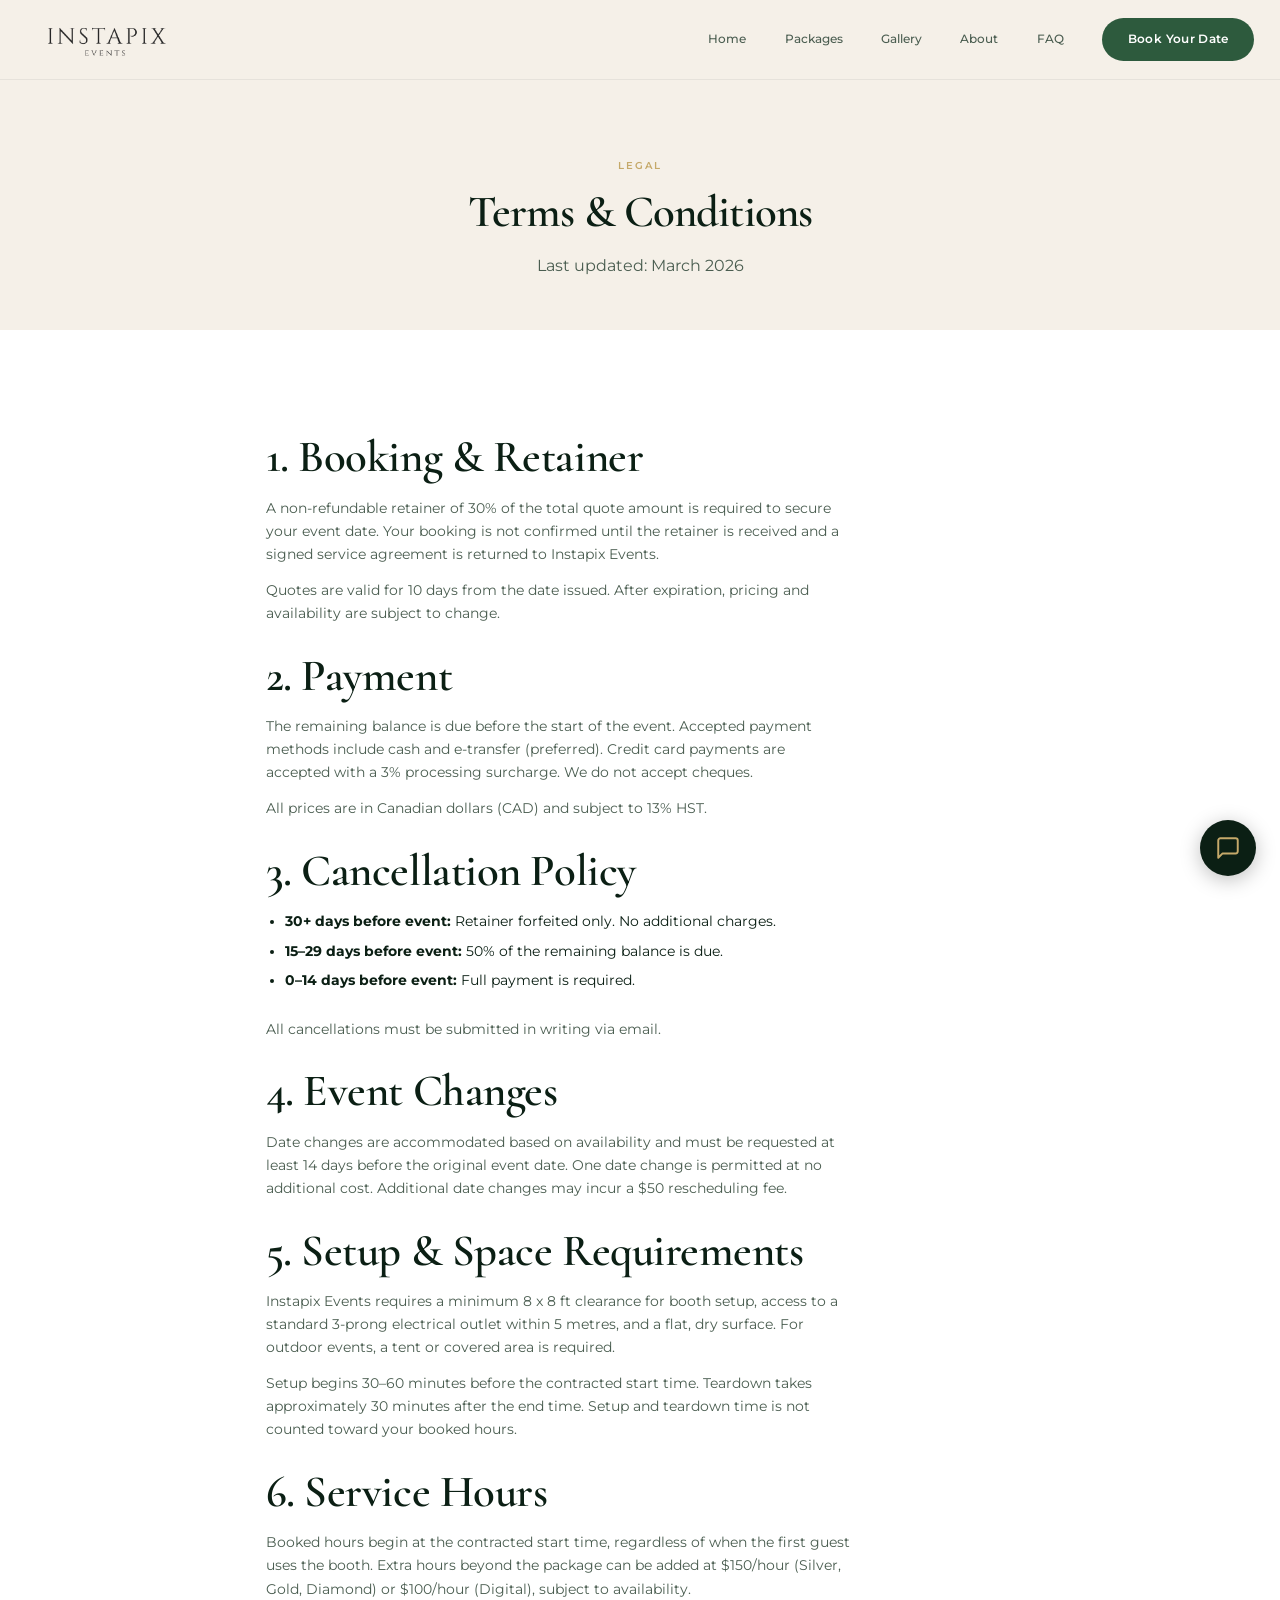
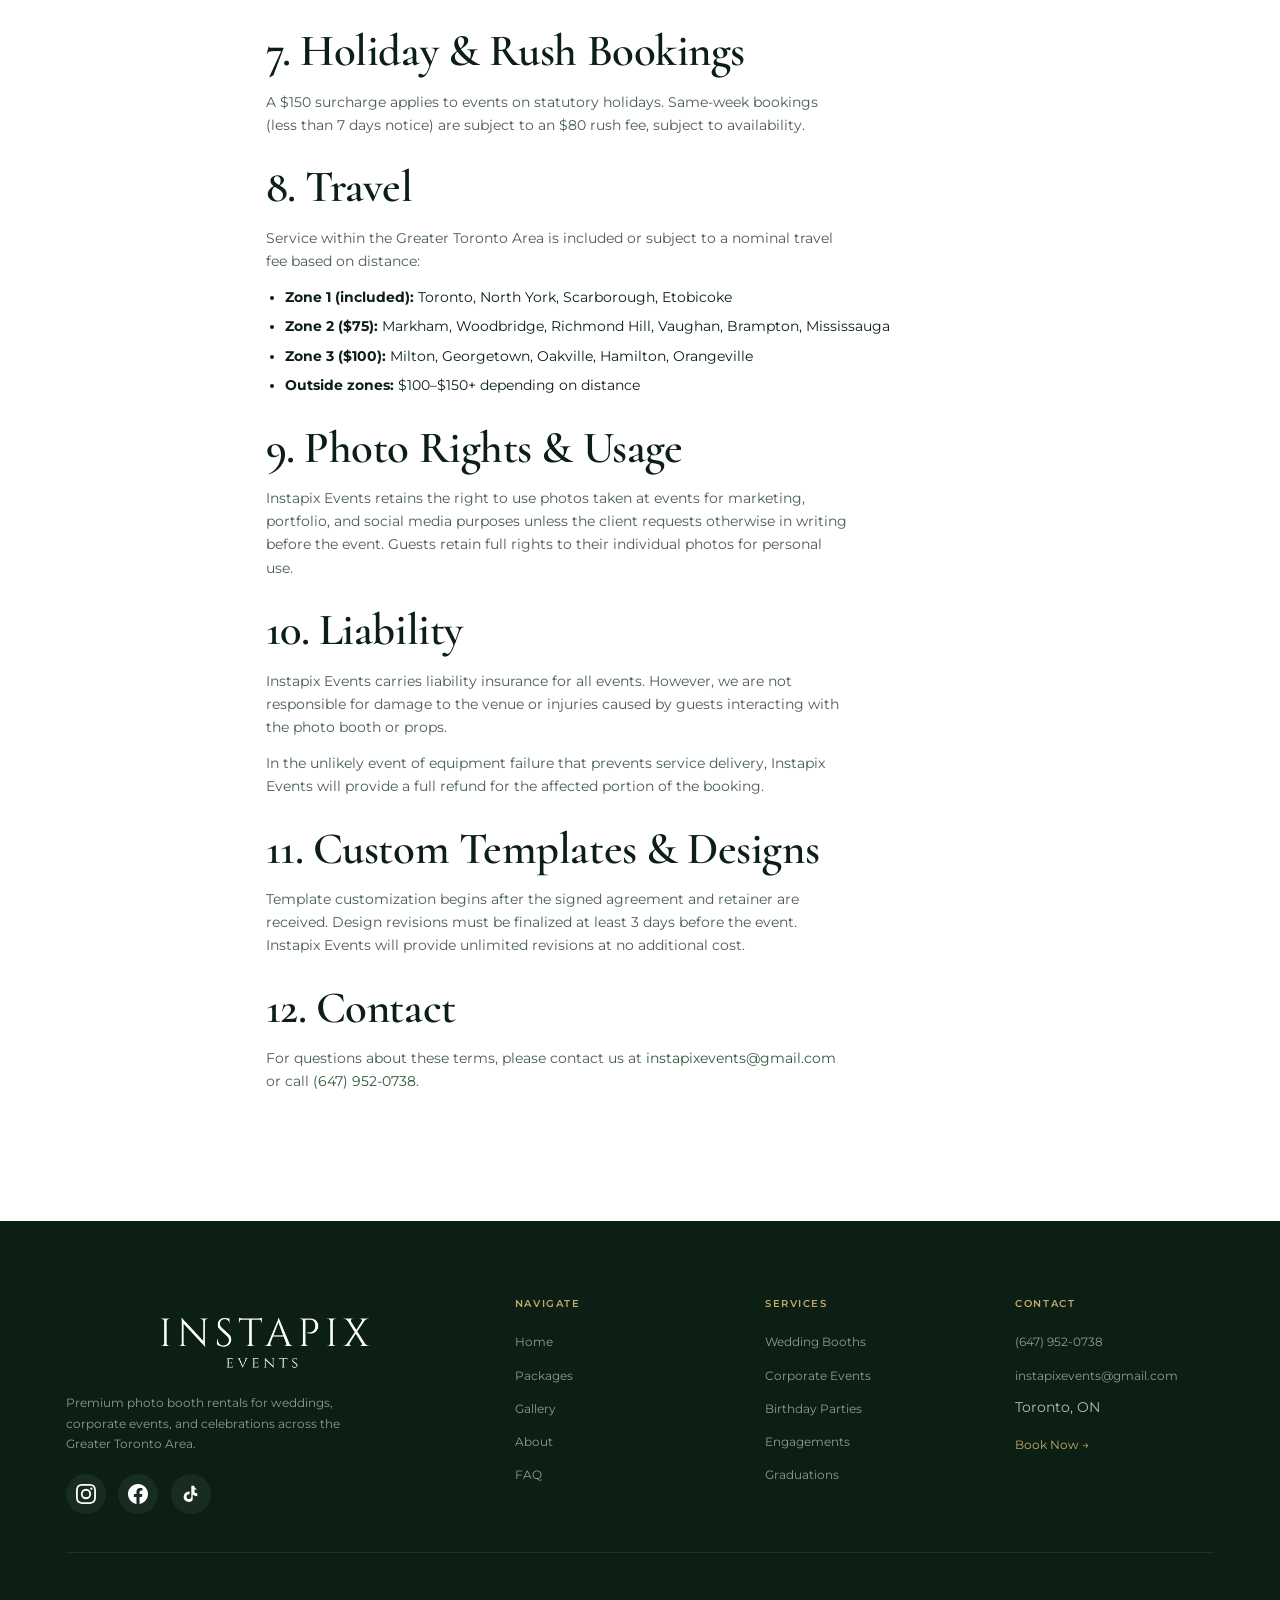
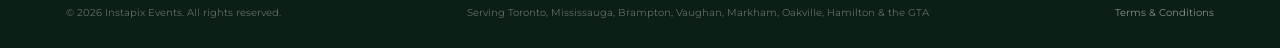
<file: terms.html>
<!DOCTYPE html>
<html lang="en-CA">
<head>
  <meta charset="UTF-8">
  <meta name="viewport" content="width=device-width, initial-scale=1.0">
  <title>Terms & Conditions | Instapix Events | Toronto Photo Booth Rentals</title>
  <meta name="description" content="Terms and conditions for Instapix Events photo booth rental services across the Greater Toronto Area.">

  <!-- Open Graph -->
  <meta property="og:title" content="Terms & Conditions | Instapix Events">
  <meta property="og:description" content="Terms and conditions for Instapix Events photo booth rental services across the Greater Toronto Area.">
  <meta property="og:type" content="website">
  <meta property="og:url" content="https://instapixevents.com/terms">
  <meta property="og:image" content="https://instapixevents.com/assets/Website Preview.png">
  <meta property="og:locale" content="en_CA">
  <meta property="og:site_name" content="Instapix Events">

  <link rel="canonical" href="https://instapixevents.com/terms">
  <link rel="stylesheet" href="shared/brand.css">
  <link rel="icon" type="image/png" href="assets/favicon.png">
</head>
<body>

  <!-- Navigation -->
  <nav class="nav">
    <div class="nav__inner">
      <a href="index.html" class="nav__logo">
        <img src="assets/White intapix text logo.png" alt="Instapix Events" style="width:160px;height:auto">
      </a>
      <button class="nav__toggle" aria-label="Toggle menu">
        <span></span><span></span><span></span>
      </button>
      <div class="nav__menu">
        <div class="nav__links">
          <a href="index.html" class="nav__link">Home</a>
          <a href="packages.html" class="nav__link">Packages</a>
          <a href="gallery.html" class="nav__link">Gallery</a>
          <a href="about.html" class="nav__link">About</a>

          <a href="faq.html" class="nav__link">FAQ</a>
        </div>
        <a href="book.html" class="btn btn--primary nav__cta">Book Your Date</a>
      </div>
    </div>
  </nav>

  <!-- Page Header -->
  <section style="padding-top:calc(var(--nav-height) + var(--space-4xl));padding-bottom:var(--space-3xl);background:var(--cream)">
    <div class="container text-center">
      <span class="section-label">Legal</span>
      <h1 style="font-size:var(--text-4xl)">Terms & Conditions</h1>
      <p class="section-subtitle mx-auto" style="margin-top:var(--space-md)">Last updated: March 2026</p>
    </div>
  </section>

  <!-- Terms Content -->
  <section>
    <div class="container" style="max-width:800px">

      <h2 style="margin-bottom:var(--space-md)">1. Booking & Retainer</h2>
      <p style="margin-bottom:var(--space-md)">A non-refundable retainer of 30% of the total quote amount is required to secure your event date. Your booking is not confirmed until the retainer is received and a signed service agreement is returned to Instapix Events.</p>
      <p style="margin-bottom:var(--space-xl)">Quotes are valid for 10 days from the date issued. After expiration, pricing and availability are subject to change.</p>

      <h2 style="margin-bottom:var(--space-md)">2. Payment</h2>
      <p style="margin-bottom:var(--space-md)">The remaining balance is due before the start of the event. Accepted payment methods include cash and e-transfer (preferred). Credit card payments are accepted with a 3% processing surcharge. We do not accept cheques.</p>
      <p style="margin-bottom:var(--space-xl)">All prices are in Canadian dollars (CAD) and subject to 13% HST.</p>

      <h2 style="margin-bottom:var(--space-md)">3. Cancellation Policy</h2>
      <ul style="margin-bottom:var(--space-xl);padding-left:var(--space-lg);list-style:disc">
        <li style="margin-bottom:var(--space-sm)"><strong>30+ days before event:</strong> Retainer forfeited only. No additional charges.</li>
        <li style="margin-bottom:var(--space-sm)"><strong>15–29 days before event:</strong> 50% of the remaining balance is due.</li>
        <li style="margin-bottom:var(--space-sm)"><strong>0–14 days before event:</strong> Full payment is required.</li>
      </ul>
      <p style="margin-bottom:var(--space-xl)">All cancellations must be submitted in writing via email.</p>

      <h2 style="margin-bottom:var(--space-md)">4. Event Changes</h2>
      <p style="margin-bottom:var(--space-xl)">Date changes are accommodated based on availability and must be requested at least 14 days before the original event date. One date change is permitted at no additional cost. Additional date changes may incur a $50 rescheduling fee.</p>

      <h2 style="margin-bottom:var(--space-md)">5. Setup & Space Requirements</h2>
      <p style="margin-bottom:var(--space-md)">Instapix Events requires a minimum 8 x 8 ft clearance for booth setup, access to a standard 3-prong electrical outlet within 5 metres, and a flat, dry surface. For outdoor events, a tent or covered area is required.</p>
      <p style="margin-bottom:var(--space-xl)">Setup begins 30–60 minutes before the contracted start time. Teardown takes approximately 30 minutes after the end time. Setup and teardown time is not counted toward your booked hours.</p>

      <h2 style="margin-bottom:var(--space-md)">6. Service Hours</h2>
      <p style="margin-bottom:var(--space-xl)">Booked hours begin at the contracted start time, regardless of when the first guest uses the booth. Extra hours beyond the package can be added at $150/hour (Silver, Gold, Diamond) or $100/hour (Digital), subject to availability.</p>

      <h2 style="margin-bottom:var(--space-md)">7. Holiday & Rush Bookings</h2>
      <p style="margin-bottom:var(--space-xl)">A $150 surcharge applies to events on statutory holidays. Same-week bookings (less than 7 days notice) are subject to an $80 rush fee, subject to availability.</p>

      <h2 style="margin-bottom:var(--space-md)">8. Travel</h2>
      <p style="margin-bottom:var(--space-md)">Service within the Greater Toronto Area is included or subject to a nominal travel fee based on distance:</p>
      <ul style="margin-bottom:var(--space-xl);padding-left:var(--space-lg);list-style:disc">
        <li style="margin-bottom:var(--space-sm)"><strong>Zone 1 (included):</strong> Toronto, North York, Scarborough, Etobicoke</li>
        <li style="margin-bottom:var(--space-sm)"><strong>Zone 2 ($75):</strong> Markham, Woodbridge, Richmond Hill, Vaughan, Brampton, Mississauga</li>
        <li style="margin-bottom:var(--space-sm)"><strong>Zone 3 ($100):</strong> Milton, Georgetown, Oakville, Hamilton, Orangeville</li>
        <li style="margin-bottom:var(--space-sm)"><strong>Outside zones:</strong> $100–$150+ depending on distance</li>
      </ul>

      <h2 style="margin-bottom:var(--space-md)">9. Photo Rights & Usage</h2>
      <p style="margin-bottom:var(--space-xl)">Instapix Events retains the right to use photos taken at events for marketing, portfolio, and social media purposes unless the client requests otherwise in writing before the event. Guests retain full rights to their individual photos for personal use.</p>

      <h2 style="margin-bottom:var(--space-md)">10. Liability</h2>
      <p style="margin-bottom:var(--space-md)">Instapix Events carries liability insurance for all events. However, we are not responsible for damage to the venue or injuries caused by guests interacting with the photo booth or props.</p>
      <p style="margin-bottom:var(--space-xl)">In the unlikely event of equipment failure that prevents service delivery, Instapix Events will provide a full refund for the affected portion of the booking.</p>

      <h2 style="margin-bottom:var(--space-md)">11. Custom Templates & Designs</h2>
      <p style="margin-bottom:var(--space-xl)">Template customization begins after the signed agreement and retainer are received. Design revisions must be finalized at least 3 days before the event. Instapix Events will provide unlimited revisions at no additional cost.</p>

      <h2 style="margin-bottom:var(--space-md)">12. Contact</h2>
      <p style="margin-bottom:var(--space-xl)">For questions about these terms, please contact us at <a href="mailto:instapixevents@gmail.com" style="color:var(--emerald)">instapixevents@gmail.com</a> or call <a href="tel:+16479520738" style="color:var(--emerald)">(647) 952-0738</a>.</p>

    </div>
  </section>

  <!-- Footer -->
  <footer class="footer">
    <div class="container">
      <div class="footer__grid">
        <div>
          <div class="footer__brand-name"><img src="assets/INSTAPIX (Website).png" alt="Instapix Events" style="width:220px;height:auto;margin:0 auto 8px"></div>
          <p class="footer__description">Premium photo booth rentals for weddings, corporate events, and celebrations across the Greater Toronto Area.</p>
          <div class="footer__social">
            <a href="https://instagram.com/instapixevents" target="_blank" rel="noopener" aria-label="Instagram"><svg width="20" height="20" viewBox="0 0 24 24" fill="currentColor"><path d="M12 2.163c3.204 0 3.584.012 4.85.07 3.252.148 4.771 1.691 4.919 4.919.058 1.265.069 1.645.069 4.849 0 3.205-.012 3.584-.069 4.849-.149 3.225-1.664 4.771-4.919 4.919-1.266.058-1.644.07-4.85.07-3.204 0-3.584-.012-4.849-.07-3.26-.149-4.771-1.699-4.919-4.92-.058-1.265-.07-1.644-.07-4.849 0-3.204.013-3.583.07-4.849.149-3.227 1.664-4.771 4.919-4.919 1.266-.057 1.645-.069 4.849-.069zM12 0C8.741 0 8.333.014 7.053.072 2.695.272.273 2.69.073 7.052.014 8.333 0 8.741 0 12c0 3.259.014 3.668.072 4.948.2 4.358 2.618 6.78 6.98 6.98C8.333 23.986 8.741 24 12 24c3.259 0 3.668-.014 4.948-.072 4.354-.2 6.782-2.618 6.979-6.98.059-1.28.073-1.689.073-4.948 0-3.259-.014-3.667-.072-4.947-.196-4.354-2.617-6.78-6.979-6.98C15.668.014 15.259 0 12 0zm0 5.838a6.162 6.162 0 100 12.324 6.162 6.162 0 000-12.324zM12 16a4 4 0 110-8 4 4 0 010 8zm6.406-11.845a1.44 1.44 0 100 2.881 1.44 1.44 0 000-2.881z"/></svg></a>
            <a href="https://www.facebook.com/profile.php?id=61550845477541" target="_blank" rel="noopener" aria-label="Facebook"><svg width="20" height="20" viewBox="0 0 24 24" fill="currentColor"><path d="M24 12.073c0-6.627-5.373-12-12-12s-12 5.373-12 12c0 5.99 4.388 10.954 10.125 11.854v-8.385H7.078v-3.47h3.047V9.43c0-3.007 1.792-4.669 4.533-4.669 1.312 0 2.686.235 2.686.235v2.953H15.83c-1.491 0-1.956.925-1.956 1.874v2.25h3.328l-.532 3.47h-2.796v8.385C19.612 23.027 24 18.062 24 12.073z"/></svg></a>
            <a href="https://tiktok.com/@instapixevents" target="_blank" rel="noopener" aria-label="TikTok"><svg width="20" height="20" viewBox="0 0 24 24" fill="currentColor"><path d="M19.59 6.69a4.83 4.83 0 01-3.77-4.25V2h-3.45v13.67a2.89 2.89 0 01-2.88 2.5 2.89 2.89 0 01-2.89-2.89 2.89 2.89 0 012.89-2.89c.28 0 .54.04.79.1v-3.5a6.37 6.37 0 00-.79-.05A6.34 6.34 0 003.15 15.2a6.34 6.34 0 0010.86 4.43v-7.15a8.16 8.16 0 005.58 2.18v-3.45a4.85 4.85 0 01-1.18-.14 4.83 4.83 0 01-2.27-1.33V6.69h3.45z"/></svg></a>
          </div>
        </div>
        <div>
          <h4 class="footer__heading">Navigate</h4>
          <ul class="footer__links">
            <li><a href="index.html">Home</a></li>
            <li><a href="packages.html">Packages</a></li>
            <li><a href="gallery.html">Gallery</a></li>
            <li><a href="about.html">About</a></li>

            <li><a href="faq.html">FAQ</a></li>
          </ul>
        </div>
        <div>
          <h4 class="footer__heading">Services</h4>
          <ul class="footer__links">
            <li><a href="packages.html">Wedding Booths</a></li>
            <li><a href="packages.html">Corporate Events</a></li>
            <li><a href="packages.html">Birthday Parties</a></li>
            <li><a href="packages.html">Engagements</a></li>
            <li><a href="packages.html">Graduations</a></li>
          </ul>
        </div>
        <div>
          <h4 class="footer__heading">Contact</h4>
          <ul class="footer__links">
            <li><a href="tel:+16479520738">(647) 952-0738</a></li>
            <li><a href="mailto:instapixevents@gmail.com">instapixevents@gmail.com</a></li>
            <li>Toronto, ON</li>
            <li style="margin-top:var(--space-md)"><a href="book.html" style="color:var(--gold)">Book Now &#8594;</a></li>
          </ul>
        </div>
      </div>
      <div class="footer__bottom">
        <span>&copy; 2026 Instapix Events. All rights reserved.</span>
        <span>Serving Toronto, Mississauga, Brampton, Vaughan, Markham, Oakville, Hamilton & the GTA</span>
        <a href="terms.html" style="color:rgba(255,255,255,0.5);font-size:var(--text-xs)">Terms & Conditions</a>
      </div>
    </div>
  </footer>

  <script src="shared/helpers.js"></script>
  <script src="shared/chatbot.js"></script>
</body>
</html>
</file>
<file: shared/brand.css>
/* ============================================
   INSTAPIX EVENTS — Design System v2
   Deep Forest + Emerald + Gold | Premium Weddings
   ============================================ */

/* --- Google Fonts Import --- */
@import url('https://fonts.googleapis.com/css2?family=Cormorant:ital,wght@0,300;0,400;0,500;0,600;0,700;1,300;1,400;1,500&family=Great+Vibes&family=Montserrat:wght@300;400;500;600;700&display=swap');

/* --- CSS Custom Properties --- */
:root {
  /* Brand Colors */
  --white: #FFFFFF;
  --cream: #F5F0E8;
  --cream-dark: #EDE6DA;
  --forest: #0B1F14;
  --forest-light: #132B1D;
  --emerald: #2D5A3D;
  --emerald-hover: #245031;
  --emerald-light: rgba(45, 90, 61, 0.10);
  --emerald-glow: rgba(45, 90, 61, 0.20);
  --gold: #C5A96A;
  --gold-hover: #B89B5A;
  --gold-light: rgba(197, 169, 106, 0.12);
  --gold-glow: rgba(197, 169, 106, 0.25);
  --text-primary: #0B1F14;
  --text-secondary: #4A5D50;
  --text-muted: #8A9690;
  --border: #DDD8D0;
  --border-light: #EAE5DD;

  /* Typography */
  --font-heading: 'Cormorant', Georgia, 'Times New Roman', serif;
  --font-body: 'Montserrat', -apple-system, BlinkMacSystemFont, 'Segoe UI', sans-serif;

  /* Font Sizes — fluid scale */
  --text-xs: clamp(0.75rem, 0.7rem + 0.25vw, 0.8125rem);
  --text-sm: clamp(0.8125rem, 0.75rem + 0.3vw, 0.9375rem);
  --text-base: clamp(0.9375rem, 0.875rem + 0.3vw, 1.0625rem);
  --text-lg: clamp(1.0625rem, 1rem + 0.4vw, 1.25rem);
  --text-xl: clamp(1.25rem, 1.1rem + 0.75vw, 1.5rem);
  --text-2xl: clamp(1.5rem, 1.25rem + 1.25vw, 2rem);
  --text-3xl: clamp(1.875rem, 1.5rem + 1.875vw, 2.75rem);
  --text-4xl: clamp(2.25rem, 1.75rem + 2.5vw, 3.5rem);
  --text-5xl: clamp(2.75rem, 2rem + 3.75vw, 4.5rem);

  /* Spacing */
  --space-xs: 0.25rem;
  --space-sm: 0.5rem;
  --space-md: 1rem;
  --space-lg: 1.5rem;
  --space-xl: 2rem;
  --space-2xl: 3rem;
  --space-3xl: 4rem;
  --space-4xl: 6rem;
  --space-section: clamp(4rem, 3rem + 5vw, 8rem);

  /* Layout */
  --max-width: 1200px;
  --max-width-narrow: 800px;
  --max-width-wide: 1400px;
  --nav-height: 80px;
  --border-radius: 8px;
  --border-radius-lg: 16px;
  --border-radius-xl: 24px;

  /* Shadows */
  --shadow-sm: 0 1px 3px rgba(11, 31, 20, 0.06);
  --shadow-md: 0 4px 12px rgba(11, 31, 20, 0.08);
  --shadow-lg: 0 8px 30px rgba(11, 31, 20, 0.10);
  --shadow-xl: 0 16px 50px rgba(11, 31, 20, 0.12);

  /* Transitions */
  --ease-out: cubic-bezier(0.22, 1, 0.36, 1);
  --ease-in-out: cubic-bezier(0.45, 0, 0.55, 1);
  --duration-fast: 150ms;
  --duration-normal: 300ms;
  --duration-slow: 500ms;
}

/* --- Reset & Base --- */
*, *::before, *::after {
  margin: 0;
  padding: 0;
  box-sizing: border-box;
}

html {
  font-size: 80%;
  scroll-behavior: smooth;
  -webkit-font-smoothing: antialiased;
  -moz-osx-font-smoothing: grayscale;
  overflow-x: hidden;
}

body {
  font-family: var(--font-body);
  font-size: var(--text-base);
  color: var(--text-primary);
  background: var(--white);
  line-height: 1.7;
  overflow-x: hidden;
}

img {
  max-width: 100%;
  height: auto;
  display: block;
}

a {
  color: inherit;
  text-decoration: none;
}

ul, ol {
  list-style: none;
}

/* --- Typography --- */
h1, h2, h3, h4, h5 {
  font-family: var(--font-heading);
  font-weight: 600;
  line-height: 1.15;
  color: var(--text-primary);
}

h1 { font-size: var(--text-5xl); letter-spacing: -0.02em; }
h2 { font-size: var(--text-4xl); letter-spacing: -0.01em; }
h3 { font-size: var(--text-3xl); }
h4 { font-size: var(--text-2xl); }
h5 { font-size: var(--text-xl); }

p {
  color: var(--text-secondary);
  max-width: 65ch;
}

.accent-text {
  font-family: 'Great Vibes', cursive;
  color: var(--gold);
  font-style: normal;
  font-weight: 500;
}

.section-label {
  font-family: var(--font-body);
  font-size: var(--text-xs);
  font-weight: 600;
  text-transform: uppercase;
  letter-spacing: 0.2em;
  color: var(--gold);
  margin-bottom: var(--space-md);
  display: block;
}

.section-title {
  margin-bottom: var(--space-lg);
}

.section-subtitle {
  font-size: var(--text-lg);
  color: var(--text-secondary);
  max-width: 550px;
}

/* --- Gold Divider --- */
.divider {
  width: 60px;
  height: 2px;
  background: var(--gold);
  border-radius: 100px;
}

.divider--center {
  margin-left: auto;
  margin-right: auto;
}

/* --- Layout --- */
.container {
  width: 100%;
  max-width: var(--max-width);
  margin: 0 auto;
  padding: 0 var(--space-xl);
}

.container--narrow {
  max-width: var(--max-width-narrow);
}

.container--wide {
  max-width: var(--max-width-wide);
}

section {
  padding: var(--space-section) 0;
}

.section--cream {
  background-color: var(--cream);
  background-image:
    url("data:image/svg+xml,%3Csvg xmlns='http://www.w3.org/2000/svg' width='80' height='80' viewBox='0 0 80 80'%3E%3Cpath d='M40 10 Q30 25 40 40 Q50 25 40 10Z' fill='none' stroke='%232D5A3D' stroke-width='0.5' opacity='0.15'/%3E%3Cpath d='M40 40 Q30 55 40 70 Q50 55 40 40Z' fill='none' stroke='%232D5A3D' stroke-width='0.5' opacity='0.15'/%3E%3Cpath d='M10 40 Q25 30 40 40 Q25 50 10 40Z' fill='none' stroke='%232D5A3D' stroke-width='0.5' opacity='0.15'/%3E%3Cpath d='M40 40 Q55 30 70 40 Q55 50 40 40Z' fill='none' stroke='%232D5A3D' stroke-width='0.5' opacity='0.15'/%3E%3Ccircle cx='40' cy='40' r='1.5' fill='%23C5A96A' opacity='0.3'/%3E%3C/svg%3E"),
    linear-gradient(rgba(197,169,106,0.12) 1px, transparent 1px),
    linear-gradient(90deg, rgba(197,169,106,0.12) 1px, transparent 1px);
  background-size: 80px 80px, 40px 40px, 40px 40px;
}

/* Reusable brand pattern — add to any element with cream bg */
.bg-pattern {
  background-image:
    url("data:image/svg+xml,%3Csvg xmlns='http://www.w3.org/2000/svg' width='80' height='80' viewBox='0 0 80 80'%3E%3Cpath d='M40 10 Q30 25 40 40 Q50 25 40 10Z' fill='none' stroke='%232D5A3D' stroke-width='0.5' opacity='0.15'/%3E%3Cpath d='M40 40 Q30 55 40 70 Q50 55 40 40Z' fill='none' stroke='%232D5A3D' stroke-width='0.5' opacity='0.15'/%3E%3Cpath d='M10 40 Q25 30 40 40 Q25 50 10 40Z' fill='none' stroke='%232D5A3D' stroke-width='0.5' opacity='0.15'/%3E%3Cpath d='M40 40 Q55 30 70 40 Q55 50 40 40Z' fill='none' stroke='%232D5A3D' stroke-width='0.5' opacity='0.15'/%3E%3Ccircle cx='40' cy='40' r='1.5' fill='%23C5A96A' opacity='0.3'/%3E%3C/svg%3E"),
    linear-gradient(rgba(197,169,106,0.12) 1px, transparent 1px),
    linear-gradient(90deg, rgba(197,169,106,0.12) 1px, transparent 1px);
  background-size: 80px 80px, 40px 40px, 40px 40px;
}

.section--forest {
  background: var(--forest);
  color: var(--white);
}

.section--forest h2,
.section--forest h3,
.section--forest h4,
.section--forest h5 {
  color: var(--white);
}

.section--forest p {
  color: rgba(255, 255, 255, 0.70);
}

.section--forest .section-label {
  color: var(--gold);
}

.section--emerald {
  background: var(--emerald);
  color: var(--white);
}

.section--emerald h2,
.section--emerald h3,
.section--emerald h4 {
  color: var(--white);
}

.section--emerald p {
  color: rgba(255, 255, 255, 0.75);
}

.section--emerald .section-label {
  color: var(--gold);
}

.text-center { text-align: center; }
.mx-auto { margin-left: auto; margin-right: auto; }

/* --- Grid System --- */
.grid {
  display: grid;
  gap: var(--space-xl);
}

.grid--2 { grid-template-columns: repeat(2, 1fr); }
.grid--3 { grid-template-columns: repeat(3, 1fr); }
.grid--4 { grid-template-columns: repeat(4, 1fr); }

@media (max-width: 1024px) {
  .grid--4 { grid-template-columns: repeat(2, 1fr); }
}

@media (max-width: 768px) {
  .grid--2,
  .grid--3,
  .grid--4 { grid-template-columns: 1fr; }
  .grid--4.grid--compact { grid-template-columns: repeat(2, 1fr); }
}

@media (max-width: 400px) {
  .grid--4.grid--compact { grid-template-columns: 1fr; }
}

/* --- Navigation --- */
.nav {
  position: fixed;
  top: 0;
  left: 0;
  right: 0;
  height: var(--nav-height);
  background: rgba(245, 240, 232, 0.90);
  backdrop-filter: blur(20px);
  -webkit-backdrop-filter: blur(20px);
  border-bottom: 1px solid rgba(11, 31, 20, 0.06);
  z-index: 1000;
  transition: background var(--duration-normal) var(--ease-out),
              box-shadow var(--duration-normal) var(--ease-out);
}

.nav.scrolled {
  background: rgba(245, 240, 232, 0.98);
  box-shadow: 0 1px 12px rgba(11, 31, 20, 0.08);
}

/* Transparent nav for dark hero pages */
.nav--transparent {
  background: transparent;
  backdrop-filter: none;
  -webkit-backdrop-filter: none;
  border-bottom-color: transparent;
}

.nav--transparent .nav__link {
  color: rgba(255, 255, 255, 0.7);
}

.nav--transparent .nav__link:hover,
.nav--transparent .nav__link.active {
  color: var(--white);
}

.nav--transparent .nav__toggle span {
  background: var(--white);
}

.nav--transparent.scrolled {
  background: rgba(11, 31, 20, 0.95);
  backdrop-filter: blur(20px);
  -webkit-backdrop-filter: blur(20px);
  border-bottom-color: rgba(197, 169, 106, 0.15);
}

.nav--transparent.scrolled .nav__link {
  color: rgba(255, 255, 255, 0.7);
}

.nav--transparent.scrolled .nav__link:hover,
.nav--transparent.scrolled .nav__link.active {
  color: var(--white);
}

.nav--transparent.scrolled .nav__toggle span {
  background: var(--white);
}

.nav__inner {
  max-width: none;
  margin: 0;
  padding: 0 var(--space-xl);
  height: 100%;
  display: flex;
  align-items: center;
  justify-content: space-between;
}

.nav__logo {
  display: flex;
  align-items: center;
  gap: var(--space-sm);
  margin-right: auto;
}

.nav__logo img {
  filter: brightness(0) invert(0.15);
}

.nav--transparent .nav__logo img {
  filter: none;
}

.nav__logo-text {
  font-family: var(--font-heading);
  font-size: var(--text-xl);
  font-weight: 700;
  color: var(--forest);
  letter-spacing: 0.05em;
}

.nav__logo-text span {
  color: var(--gold);
}

.nav__links {
  display: flex;
  align-items: center;
  gap: var(--space-2xl);
}

.nav__link {
  font-size: var(--text-sm);
  font-weight: 500;
  color: var(--text-secondary);
  transition: color var(--duration-fast);
  position: relative;
}

.nav__link:hover,
.nav__link.active {
  color: var(--forest);
}

.nav__link::after {
  content: '';
  position: absolute;
  bottom: -4px;
  left: 0;
  width: 0;
  height: 2px;
  background: var(--gold);
  transition: width var(--duration-normal) var(--ease-out);
}

.nav__link:hover::after,
.nav__link.active::after {
  width: 100%;
}

.nav__menu {
  display: flex;
  align-items: center;
  gap: var(--space-2xl);
}

.nav__cta {
  display: inline-flex;
}

/* Mobile Nav Toggle */
.nav__toggle {
  display: none;
  background: none;
  border: none;
  cursor: pointer;
  padding: var(--space-sm);
}

.nav__toggle span {
  display: block;
  width: 24px;
  height: 2px;
  background: var(--forest);
  margin: 6px 0;
  transition: all var(--duration-normal) var(--ease-out);
}

.nav__toggle.open span:nth-child(1) {
  transform: rotate(45deg) translate(5px, 6px);
}
.nav__toggle.open span:nth-child(2) {
  opacity: 0;
}
.nav__toggle.open span:nth-child(3) {
  transform: rotate(-45deg) translate(5px, -6px);
}

@media (max-width: 768px) {
  .nav { --nav-height: 64px; }
  .nav__toggle { display: block; }

  /* When menu is open, expand nav to full screen */
  .nav.menu-open {
    height: 100vh;
    height: 100dvh;
    background: var(--cream);
    backdrop-filter: none;
    -webkit-backdrop-filter: none;
  }

  .nav.menu-open .nav__inner {
    flex-wrap: wrap;
    align-content: flex-start;
  }

  .nav__menu {
    width: 100%;
    flex-direction: column;
    align-items: center;
    justify-content: center;
    gap: var(--space-2xl);
    display: none;
    padding: var(--space-3xl) 0;
    flex-grow: 1;
  }

  .nav__menu.open {
    display: flex;
  }

  .nav__links {
    flex-direction: column;
    text-align: center;
  }

  .nav__link {
    font-size: var(--text-xl);
    color: var(--forest);
  }

  .nav__cta {
    margin-top: var(--space-md);
  }

  /* Dark mobile menu for transparent nav pages */
  .nav--transparent.menu-open {
    background: var(--forest);
  }

  .nav--transparent.menu-open .nav__link {
    color: rgba(255, 255, 255, 0.85);
  }

  .nav--transparent.menu-open .nav__link:hover,
  .nav--transparent.menu-open .nav__link.active {
    color: var(--white);
  }

  .nav--transparent .nav__menu .nav__cta {
    color: var(--white);
    border-color: var(--gold);
  }
}

/* --- Buttons --- */
.btn {
  display: inline-flex;
  align-items: center;
  justify-content: center;
  gap: var(--space-sm);
  font-family: var(--font-body);
  font-size: var(--text-sm);
  font-weight: 600;
  padding: 0.875rem 2rem;
  border-radius: 100px;
  border: none;
  cursor: pointer;
  transition: all var(--duration-normal) var(--ease-out);
  text-decoration: none;
  white-space: nowrap;
  letter-spacing: 0.03em;
}

.btn--primary {
  background: var(--emerald);
  color: var(--white);
}

.btn--primary:hover {
  background: var(--emerald-hover);
  transform: translateY(-2px);
  box-shadow: 0 8px 25px rgba(45, 90, 61, 0.25);
}

.btn--gold {
  background: var(--gold);
  color: var(--forest);
}

.btn--gold:hover {
  background: var(--gold-hover);
  transform: translateY(-2px);
  box-shadow: 0 8px 25px rgba(197, 169, 106, 0.3);
}

.btn--secondary {
  background: transparent;
  color: var(--forest);
  border: 1.5px solid var(--border);
}

.btn--secondary:hover {
  border-color: var(--forest);
  transform: translateY(-2px);
}

.btn--white {
  background: var(--white);
  color: var(--forest);
}

.btn--white:hover {
  transform: translateY(-2px);
  box-shadow: var(--shadow-lg);
}

.btn--outline-white {
  background: transparent;
  color: var(--white);
  border: 1.5px solid rgba(255, 255, 255, 0.3);
}

.btn--outline-white:hover {
  border-color: var(--white);
  background: rgba(255, 255, 255, 0.08);
  transform: translateY(-2px);
}

.btn--ghost {
  background: transparent;
  color: var(--emerald);
  padding: 0;
  font-weight: 600;
}

.btn--ghost:hover {
  color: var(--emerald-hover);
}

.btn--ghost::after {
  content: '\2192';
  transition: transform var(--duration-fast);
}

.btn--ghost:hover::after {
  transform: translateX(4px);
}

.btn--lg {
  font-size: var(--text-base);
  padding: 1.1rem 2.75rem;
}

.btn--sm {
  font-size: var(--text-xs);
  padding: 0.625rem 1.5rem;
}

/* --- Cards --- */
.card {
  background: var(--white);
  border-radius: var(--border-radius-lg);
  padding: var(--space-2xl);
  border: 1px solid var(--border-light);
  transition: all var(--duration-normal) var(--ease-out);
}

.card:hover {
  border-color: var(--border);
  box-shadow: var(--shadow-md);
  transform: translateY(-4px);
}

.card--featured {
  border: 2px solid var(--gold);
  position: relative;
}

.card--featured::before {
  content: 'Most Popular';
  position: absolute;
  top: -14px;
  left: 50%;
  transform: translateX(-50%);
  background: var(--gold);
  color: var(--forest);
  font-size: var(--text-xs);
  font-weight: 600;
  padding: 0.35rem 1.25rem;
  border-radius: 100px;
  white-space: nowrap;
  letter-spacing: 0.05em;
}

/* --- Testimonial Cards --- */
.testimonial {
  background: var(--white);
  border-radius: var(--border-radius-lg);
  padding: var(--space-2xl);
  border: 1px solid var(--border-light);
}

.testimonial__stars {
  color: var(--gold);
  font-size: var(--text-lg);
  margin-bottom: var(--space-md);
  letter-spacing: 2px;
}

.testimonial__text {
  font-family: var(--font-heading);
  font-size: var(--text-xl);
  font-weight: 400;
  color: var(--text-primary);
  line-height: 1.6;
  margin-bottom: var(--space-lg);
  font-style: italic;
}

.testimonial__author {
  display: flex;
  align-items: center;
  gap: var(--space-md);
}

.testimonial__avatar {
  width: 48px;
  height: 48px;
  border-radius: 50%;
  background: var(--emerald-light);
  display: flex;
  align-items: center;
  justify-content: center;
  font-weight: 600;
  color: var(--emerald);
  font-size: var(--text-sm);
}

.testimonial__name {
  font-weight: 600;
  color: var(--text-primary);
  font-size: var(--text-sm);
}

.testimonial__event {
  font-size: var(--text-xs);
  color: var(--text-muted);
}

/* --- Hero --- */
.hero {
  position: relative;
  min-height: 100vh;
  display: flex;
  align-items: center;
  justify-content: center;
  text-align: center;
  padding-top: var(--nav-height);
  overflow: hidden;
}

.hero__bg {
  position: absolute;
  inset: 0;
  z-index: -1;
}

.hero__bg img,
.hero__bg video {
  width: 100%;
  height: 100%;
  object-fit: cover;
}

.hero__bg-img {
  object-position: 55% 35%;
}

.hero__overlay {
  position: absolute;
  inset: 0;
  background: linear-gradient(
    180deg,
    rgba(11, 31, 20, 0.60) 0%,
    rgba(11, 31, 20, 0.70) 50%,
    rgba(11, 31, 20, 0.80) 100%
  );
}

.hero__content {
  position: relative;
  z-index: 1;
  max-width: 800px;
  margin: 0 auto;
  padding: var(--space-4xl) var(--space-xl);
}

.hero__badge {
  display: inline-block;
  font-family: var(--font-body);
  font-size: var(--text-xs);
  font-weight: 600;
  text-transform: uppercase;
  letter-spacing: 0.2em;
  color: var(--gold);
  margin-bottom: var(--space-md);
  padding: 8px 24px;
  border: 1px solid rgba(197, 169, 106, 0.35);
  border-radius: 100px;
  background: rgba(197, 169, 106, 0.08);
}

.hero__title {
  font-size: clamp(3rem, 2.5rem + 4vw, 6rem);
  margin-bottom: 0;
  line-height: 1;
  color: var(--white);
  font-weight: 300;
  letter-spacing: 0.02em;
}

.hero__title img {
  mix-blend-mode: screen;
  pointer-events: none;
}

.hero__title {
  outline: none;
  -webkit-user-select: none;
  user-select: none;
}

.hero__tagline {
  font-family: var(--font-heading);
  font-size: var(--text-2xl);
  color: rgba(255, 255, 255, 0.75);
  margin-bottom: var(--space-lg);
  font-style: italic;
  font-weight: 300;
}

.hero__subtitle {
  font-size: var(--text-base);
  color: rgba(255, 255, 255, 0.55);
  margin-bottom: var(--space-2xl);
  max-width: 600px;
  margin-left: auto;
  margin-right: auto;
  line-height: 1.7;
}

.hero__actions {
  display: flex;
  align-items: center;
  justify-content: center;
  gap: var(--space-lg);
  flex-wrap: wrap;
}

.hero__scroll {
  position: absolute;
  bottom: 40px;
  left: 50%;
  transform: translateX(-50%);
  z-index: 2;
  width: 24px;
  height: 40px;
  border: 2px solid rgba(255, 255, 255, 0.25);
  border-radius: 12px;
  display: flex;
  align-items: flex-start;
  justify-content: center;
  padding-top: 6px;
}

.hero__scroll-dot {
  width: 4px;
  height: 8px;
  border-radius: 4px;
  background: var(--gold);
  animation: scrollBounce 2s ease-in-out infinite;
}

@keyframes scrollBounce {
  0%, 100% { transform: translateY(0); opacity: 1; }
  50% { transform: translateY(12px); opacity: 0.3; }
}

@media (max-width: 768px) {
  .hero {
    min-height: 115vh;
    padding-top: calc(var(--nav-height) + var(--space-xl));
  }

  .hero__bg-img {
    object-position: 48% 40%;
  }

  .hero__title {
    font-size: clamp(2.5rem, 2rem + 3vw, 4rem);
  }

  .hero__scroll {
    bottom: 24px;
  }
}

/* --- Image Gallery / Lightbox --- */
.gallery-grid {
  display: grid;
  grid-template-columns: repeat(auto-fill, minmax(min(300px, 100%), 1fr));
  gap: var(--space-md);
}

.gallery-item {
  position: relative;
  border-radius: var(--border-radius);
  overflow: hidden;
  cursor: pointer;
  aspect-ratio: 4 / 3;
}

.gallery-item img {
  width: 100%;
  height: 100%;
  object-fit: cover;
  transition: transform var(--duration-slow) var(--ease-out);
}

.gallery-item:hover img {
  transform: scale(1.05);
}

.gallery-item__overlay {
  position: absolute;
  inset: 0;
  background: rgba(11, 31, 20, 0);
  display: flex;
  align-items: center;
  justify-content: center;
  transition: background var(--duration-normal);
}

.gallery-item:hover .gallery-item__overlay {
  background: rgba(11, 31, 20, 0.35);
}

.gallery-item__icon {
  color: var(--white);
  font-size: var(--text-2xl);
  opacity: 0;
  transform: scale(0.8);
  transition: all var(--duration-normal) var(--ease-out);
}

.gallery-item:hover .gallery-item__icon {
  opacity: 1;
  transform: scale(1);
}

/* Lightbox */
.lightbox {
  position: fixed;
  inset: 0;
  background: rgba(11, 31, 20, 0.94);
  z-index: 10000;
  display: flex;
  align-items: center;
  justify-content: center;
  opacity: 0;
  pointer-events: none;
  transition: opacity var(--duration-normal);
}

.lightbox.active {
  opacity: 1;
  pointer-events: all;
}

.lightbox__img {
  max-width: 90vw;
  max-height: 85vh;
  object-fit: contain;
  border-radius: var(--border-radius);
}

.lightbox__close {
  position: absolute;
  top: var(--space-xl);
  right: var(--space-xl);
  background: none;
  border: none;
  color: var(--white);
  font-size: var(--text-2xl);
  cursor: pointer;
  padding: var(--space-sm);
  opacity: 0.7;
  transition: opacity var(--duration-fast);
}

.lightbox__close:hover { opacity: 1; }

.lightbox__nav {
  position: absolute;
  top: 50%;
  transform: translateY(-50%);
  background: rgba(255, 255, 255, 0.1);
  border: none;
  color: var(--white);
  font-size: var(--text-xl);
  cursor: pointer;
  width: 48px;
  height: 48px;
  border-radius: 50%;
  display: flex;
  align-items: center;
  justify-content: center;
  transition: background var(--duration-fast);
}

.lightbox__nav:hover {
  background: rgba(255, 255, 255, 0.2);
}

.lightbox__prev { left: var(--space-xl); }
.lightbox__next { right: var(--space-xl); }

@media (max-width: 480px) {
  .lightbox__prev { left: var(--space-xs); }
  .lightbox__next { right: var(--space-xs); }
  .lightbox__nav { width: 40px; height: 40px; font-size: 24px; }
}

/* --- Gallery Filters --- */
.filter-bar {
  display: flex;
  align-items: center;
  justify-content: center;
  gap: var(--space-sm);
  margin-bottom: var(--space-2xl);
  flex-wrap: wrap;
}

.filter-btn {
  font-family: var(--font-body);
  font-size: var(--text-sm);
  font-weight: 500;
  padding: 0.625rem 1.25rem;
  min-height: 44px;
  border-radius: 100px;
  border: 1.5px solid var(--border);
  background: transparent;
  color: var(--text-secondary);
  cursor: pointer;
  transition: all var(--duration-fast);
}

.filter-btn:hover {
  border-color: var(--emerald);
  color: var(--emerald);
}

.filter-btn.active {
  background: var(--emerald);
  border-color: var(--emerald);
  color: var(--white);
}

/* --- Forms --- */
.form-group {
  margin-bottom: var(--space-lg);
}

.form-label {
  display: block;
  font-size: var(--text-sm);
  font-weight: 500;
  color: var(--text-primary);
  margin-bottom: var(--space-sm);
}

.form-input,
.form-select,
.form-textarea {
  width: 100%;
  padding: 0.875rem 1.25rem;
  font-family: var(--font-body);
  font-size: var(--text-base);
  color: var(--text-primary);
  background: var(--white);
  border: 1.5px solid var(--border);
  border-radius: var(--border-radius);
  transition: border-color var(--duration-fast);
  outline: none;
}

.form-input:focus,
.form-select:focus,
.form-textarea:focus {
  border-color: var(--emerald);
  box-shadow: 0 0 0 3px var(--emerald-light);
}

.form-textarea {
  min-height: 140px;
  resize: vertical;
}

.form-input::placeholder,
.form-textarea::placeholder {
  color: var(--text-muted);
}

/* --- Footer --- */
.footer {
  background: var(--forest);
  color: rgba(255, 255, 255, 0.7);
  padding: var(--space-4xl) 0 var(--space-xl);
}

.footer__grid {
  display: grid;
  grid-template-columns: 2fr 1fr 1fr 1fr;
  gap: var(--space-3xl);
  margin-bottom: var(--space-3xl);
  padding-bottom: var(--space-2xl);
  border-bottom: 1px solid rgba(255, 255, 255, 0.08);
}

.footer__brand-name {
  font-family: var(--font-heading);
  font-size: var(--text-xl);
  font-weight: 700;
  color: var(--white);
  margin-bottom: var(--space-md);
  letter-spacing: 0.05em;
}

.footer__brand-name span {
  color: var(--gold);
}

.footer__description {
  font-size: var(--text-sm);
  line-height: 1.7;
  color: rgba(255, 255, 255, 0.55);
  max-width: 300px;
  margin-bottom: var(--space-lg);
}

.footer__social {
  display: flex;
  gap: var(--space-md);
}

.footer__social a {
  width: 40px;
  height: 40px;
  border-radius: 50%;
  background: rgba(255, 255, 255, 0.06);
  display: flex;
  align-items: center;
  justify-content: center;
  color: var(--white);
  font-size: var(--text-sm);
  transition: all var(--duration-fast);
}

.footer__social a:hover {
  background: var(--emerald);
  transform: translateY(-2px);
}

.footer__heading {
  font-family: var(--font-body);
  font-size: var(--text-xs);
  font-weight: 600;
  text-transform: uppercase;
  letter-spacing: 0.15em;
  color: var(--gold);
  margin-bottom: var(--space-lg);
}

.footer__links li {
  margin-bottom: var(--space-sm);
}

.footer__links a {
  font-size: var(--text-sm);
  color: rgba(255, 255, 255, 0.55);
  transition: color var(--duration-fast);
  display: inline-block;
  padding: var(--space-xs) 0;
}

.footer__links a:hover {
  color: var(--gold);
}

.footer__bottom {
  display: flex;
  justify-content: space-between;
  align-items: center;
  font-size: var(--text-xs);
  color: rgba(255, 255, 255, 0.35);
}

@media (max-width: 768px) {
  .footer {
    padding: var(--space-3xl) 0 var(--space-lg);
  }

  .footer__grid {
    grid-template-columns: 1fr 1fr;
    gap: var(--space-2xl) var(--space-lg);
    margin-bottom: var(--space-2xl);
    padding-bottom: var(--space-xl);
  }

  .footer__grid > :first-child {
    grid-column: 1 / -1;
    text-align: center;
  }

  .footer__grid > :first-child .footer__description {
    max-width: none;
    margin-left: auto;
    margin-right: auto;
  }

  .footer__grid > :first-child .footer__social {
    justify-content: center;
  }

  /* Contact column spans full width with horizontal layout */
  .footer__grid > :last-child {
    grid-column: 1 / -1;
    text-align: center;
    padding-top: var(--space-lg);
    border-top: 1px solid rgba(255, 255, 255, 0.06);
  }

  .footer__grid > :last-child .footer__links {
    display: flex;
    flex-wrap: wrap;
    justify-content: center;
    gap: var(--space-sm) var(--space-xl);
  }

  .footer__grid > :last-child .footer__links li {
    margin-bottom: 0;
    text-align: center;
  }
  .footer__grid > :last-child .footer__links li:nth-last-child(-n+2) {
    width: 100%;
  }

  .footer__bottom {
    flex-direction: column;
    gap: var(--space-sm);
    text-align: center;
  }
}

/* --- Scroll Animations --- */
.fade-in {
  opacity: 0;
  transform: translateY(30px);
  transition: opacity var(--duration-slow) var(--ease-out),
              transform var(--duration-slow) var(--ease-out);
}

.fade-in.visible {
  opacity: 1;
  transform: translateY(0);
}

.fade-in-left {
  opacity: 0;
  transform: translateX(-30px);
  transition: opacity var(--duration-slow) var(--ease-out),
              transform var(--duration-slow) var(--ease-out);
}

.fade-in-left.visible {
  opacity: 1;
  transform: translateX(0);
}

.fade-in-right {
  opacity: 0;
  transform: translateX(30px);
  transition: opacity var(--duration-slow) var(--ease-out),
              transform var(--duration-slow) var(--ease-out);
}

.fade-in-right.visible {
  opacity: 1;
  transform: translateX(0);
}

/* Stagger children */
.stagger > * {
  opacity: 0;
  transform: translateY(20px);
  transition: opacity var(--duration-slow) var(--ease-out),
              transform var(--duration-slow) var(--ease-out);
}

.stagger.visible > *:nth-child(1) { transition-delay: 0ms; }
.stagger.visible > *:nth-child(2) { transition-delay: 100ms; }
.stagger.visible > *:nth-child(3) { transition-delay: 200ms; }
.stagger.visible > *:nth-child(4) { transition-delay: 300ms; }

.stagger.visible > * {
  opacity: 1;
  transform: translateY(0);
}

/* --- Utility Classes --- */
.sr-only {
  position: absolute;
  width: 1px;
  height: 1px;
  padding: 0;
  margin: -1px;
  overflow: hidden;
  clip: rect(0, 0, 0, 0);
  white-space: nowrap;
  border: 0;
}

/* --- Blog post link hover --- */
.card h3 a:hover,
.card h5 a:hover {
  color: var(--emerald);
}

/* --- Responsive inline grids --- */
@media (max-width: 768px) {
  [style*="grid-template-columns: 1fr 1fr"],
  [style*="grid-template-columns:1fr 1fr"],
  [style*="grid-template-columns: 2fr 1fr"],
  [style*="grid-template-columns:2fr 1fr"],
  [style*="grid-template-columns:repeat(4,1fr)"],
  [style*="grid-template-columns: repeat(4,1fr)"],
  [style*="grid-template-columns:repeat(4, 1fr)"],
  [style*="grid-template-columns: repeat(4, 1fr)"],
  [style*="grid-template-columns:1fr 1fr 1fr"],
  [style*="grid-template-columns: 1fr 1fr 1fr"],
  [style*="grid-template-columns:repeat(2,1fr)"],
  [style*="grid-template-columns: repeat(2,1fr)"],
  [style*="grid-template-columns:repeat(2, 1fr)"],
  [style*="grid-template-columns: repeat(2, 1fr)"] {
    grid-template-columns: 1fr !important;
  }

  /* Reduce excessive gaps when grids stack on mobile */
  [style*="gap:var(--space-4xl)"],
  [style*="gap: var(--space-4xl)"] {
    gap: var(--space-xl) !important;
  }
  [style*="gap:var(--space-3xl)"],
  [style*="gap: var(--space-3xl)"] {
    gap: var(--space-lg) !important;
  }

  .stats-grid {
    grid-template-columns: repeat(2, 1fr) !important;
  }
}

/* --- Carousel dots --- */
.carousel__dot {
  width: 10px;
  height: 10px;
  border-radius: 50%;
  border: none;
  background: var(--border);
  cursor: pointer;
  transition: all 300ms;
}

.carousel__dot.active {
  background: var(--gold);
  width: 28px;
  border-radius: 100px;
}

/* --- Marquee (Testimonials) --- */
.marquee {
  overflow: hidden;
  -webkit-mask-image: linear-gradient(90deg, transparent, #000 8%, #000 92%, transparent);
  mask-image: linear-gradient(90deg, transparent, #000 8%, #000 92%, transparent);
}

.marquee__track {
  display: flex;
  gap: var(--space-xl);
  width: max-content;
  animation: marquee-scroll 90s linear infinite;
}

.marquee:hover .marquee__track {
  animation-play-state: paused;
}

.marquee__card {
  flex-shrink: 0;
  width: 380px;
  text-align: left;
}

@keyframes marquee-scroll {
  0%   { transform: translateX(0); }
  100% { transform: translateX(-50%); }
}

@media (max-width: 768px) {
  .marquee__card { width: 300px; }
}

/* --- Reduced Motion --- */
@media (prefers-reduced-motion: reduce) {
  .marquee__track,
  .photo-marquee { animation: none !important; }
  .hero__scroll-dot { animation: none !important; }
  .fade-in, .fade-in-left, .fade-in-right, .stagger > * {
    opacity: 1 !important;
    transform: none !important;
    transition: none !important;
  }
}
</file>
